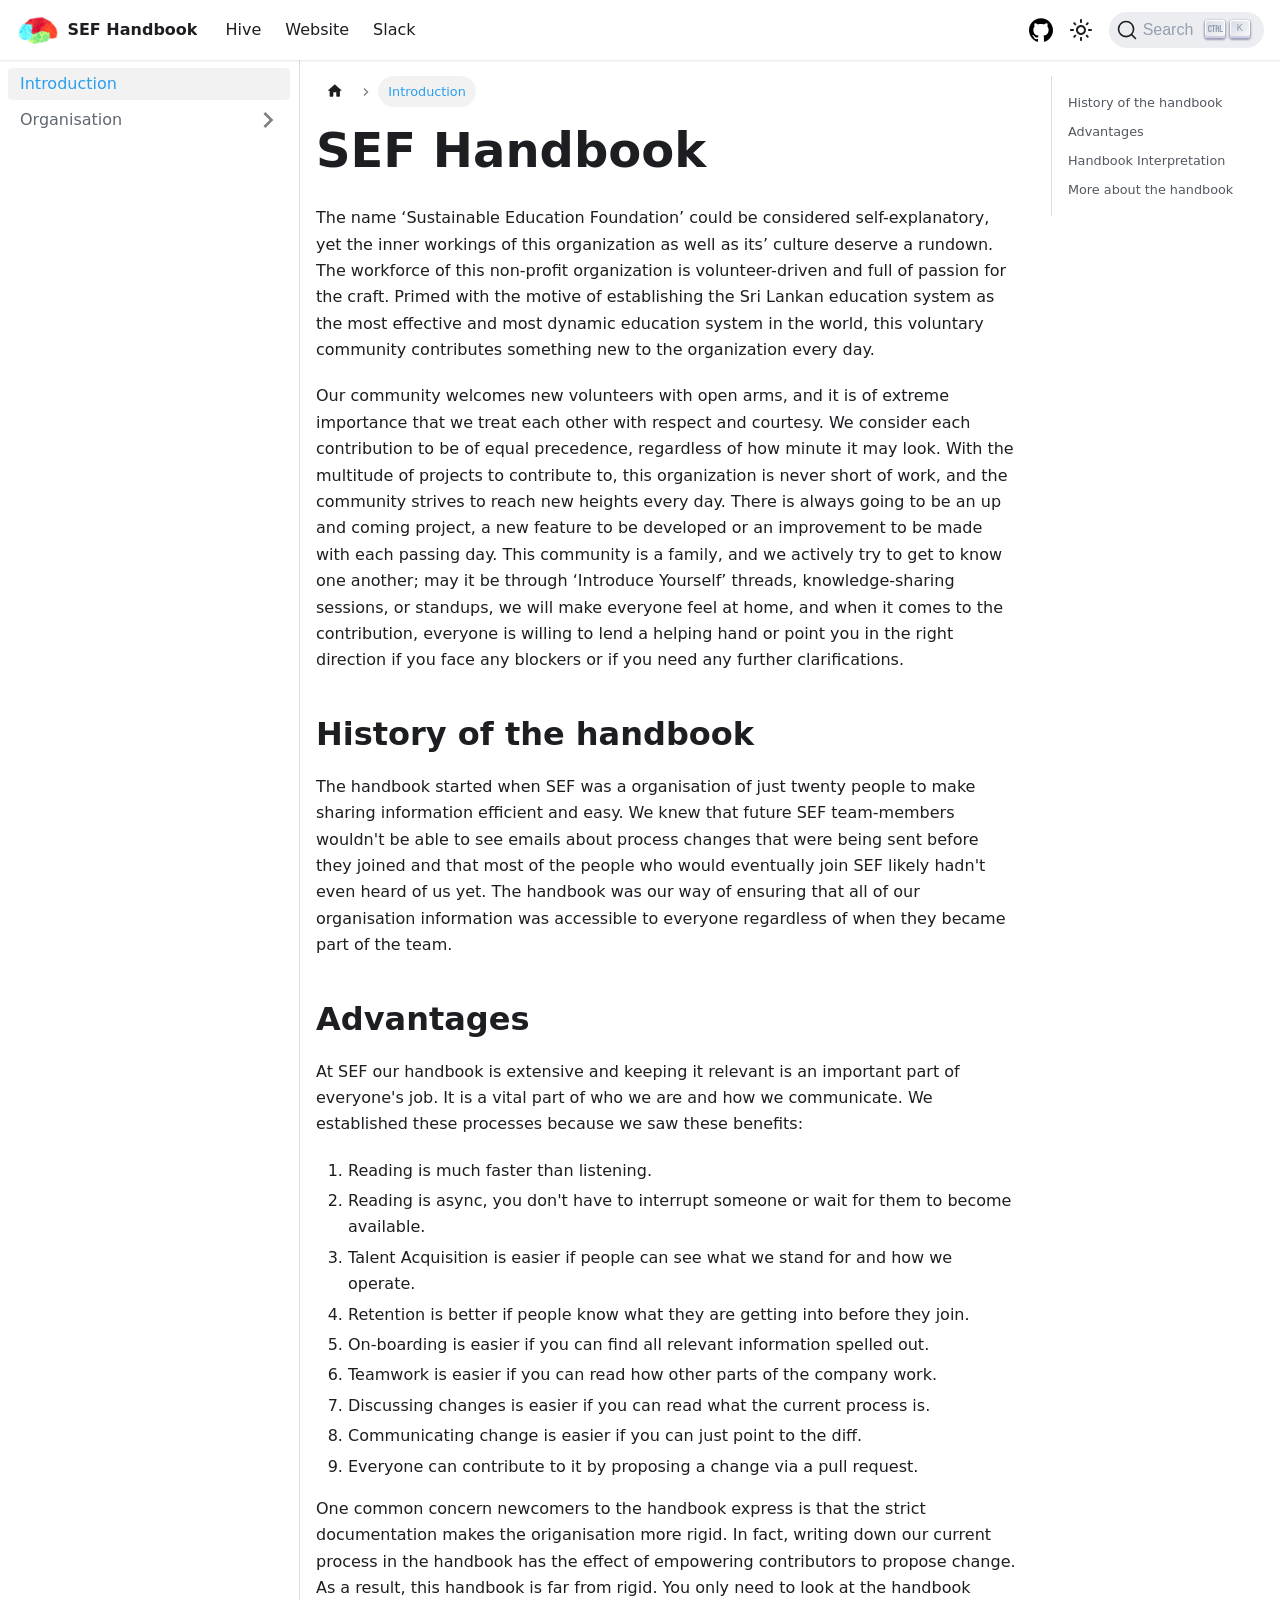
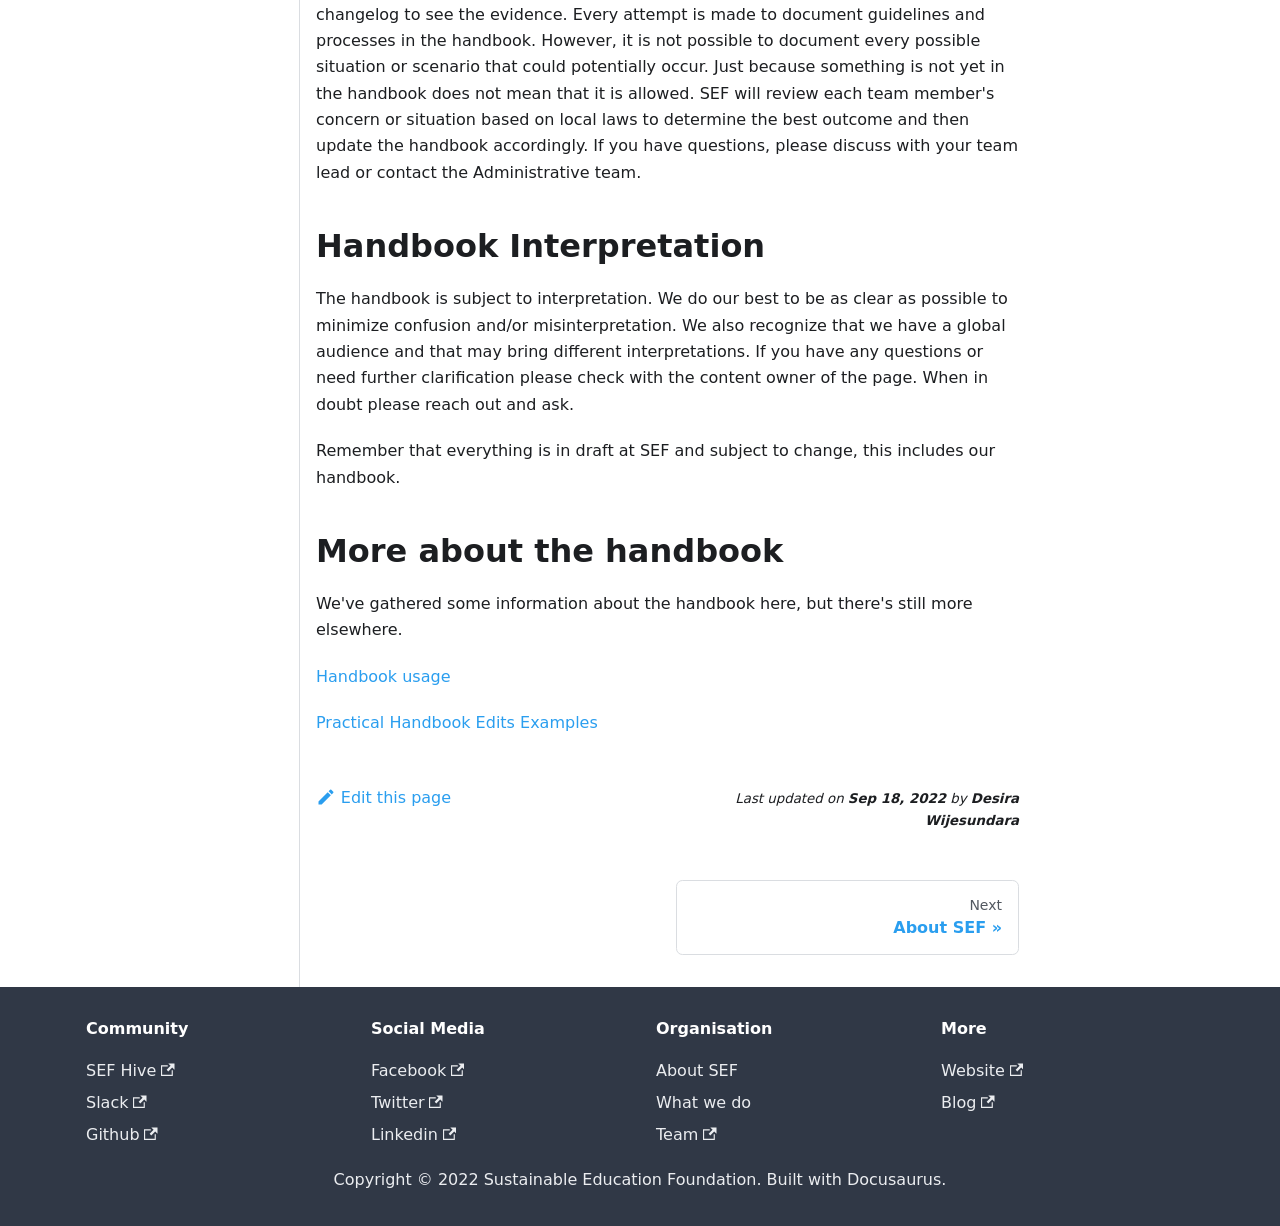
<file: index.html>
<!doctype html>
<html lang="en" dir="ltr" class="docs-wrapper docs-doc-page docs-version-current plugin-docs plugin-id-default docs-doc-id-intro">
<head>
<meta charset="UTF-8">
<meta name="generator" content="Docusaurus v2.1.0">
<title data-rh="true">Introduction | SEF Handbook</title><meta data-rh="true" name="viewport" content="width=device-width,initial-scale=1"><meta data-rh="true" name="twitter:card" content="summary_large_image"><meta data-rh="true" property="og:url" content="https://handbook.sefglobal.org//"><meta data-rh="true" name="docusaurus_locale" content="en"><meta data-rh="true" name="docsearch:language" content="en"><meta data-rh="true" name="docusaurus_version" content="current"><meta data-rh="true" name="docusaurus_tag" content="docs-default-current"><meta data-rh="true" name="docsearch:version" content="current"><meta data-rh="true" name="docsearch:docusaurus_tag" content="docs-default-current"><meta data-rh="true" property="og:title" content="Introduction | SEF Handbook"><meta data-rh="true" name="description" content="The name ‘Sustainable Education Foundation’ could be considered self-explanatory, yet the inner workings of this organization"><meta data-rh="true" property="og:description" content="The name ‘Sustainable Education Foundation’ could be considered self-explanatory, yet the inner workings of this organization"><link data-rh="true" rel="icon" href="/img/favicon.png"><link data-rh="true" rel="canonical" href="https://handbook.sefglobal.org//"><link data-rh="true" rel="alternate" href="https://handbook.sefglobal.org//" hreflang="en"><link data-rh="true" rel="alternate" href="https://handbook.sefglobal.org//" hreflang="x-default"><link data-rh="true" rel="preconnect" href="https://05W0OBLFR3-dsn.algolia.net" crossorigin="anonymous"><script data-rh="true">function maybeInsertBanner(){window.__DOCUSAURUS_INSERT_BASEURL_BANNER&&insertBanner()}function insertBanner(){var n=document.getElementById("docusaurus-base-url-issue-banner-container");if(n){n.innerHTML='\n<div id="docusaurus-base-url-issue-banner" style="border: thick solid red; background-color: rgb(255, 230, 179); margin: 20px; padding: 20px; font-size: 20px;">\n   <p style="font-weight: bold; font-size: 30px;">Your Docusaurus site did not load properly.</p>\n   <p>A very common reason is a wrong site <a href="https://docusaurus.io/docs/docusaurus.config.js/#baseurl" style="font-weight: bold;">baseUrl configuration</a>.</p>\n   <p>Current configured baseUrl = <span style="font-weight: bold; color: red;">/</span>  (default value)</p>\n   <p>We suggest trying baseUrl = <span id="docusaurus-base-url-issue-banner-suggestion-container" style="font-weight: bold; color: green;"></span></p>\n</div>\n';var e=document.getElementById("docusaurus-base-url-issue-banner-suggestion-container"),s=window.location.pathname,r="/"===s.substr(-1)?s:s+"/";e.innerHTML=r}}window.__DOCUSAURUS_INSERT_BASEURL_BANNER=!0,document.addEventListener("DOMContentLoaded",maybeInsertBanner)</script><link rel="search" type="application/opensearchdescription+xml" title="SEF Handbook" href="/opensearch.xml"><link rel="stylesheet" href="/assets/css/styles.d440fd9d.css">
<link rel="preload" href="/assets/js/runtime~main.f16a19a8.js" as="script">
<link rel="preload" href="/assets/js/main.cf2332cf.js" as="script">
</head>
<body class="navigation-with-keyboard">
<script>!function(){function t(t){document.documentElement.setAttribute("data-theme",t)}var e=function(){var t=null;try{t=localStorage.getItem("theme")}catch(t){}return t}();t(null!==e?e:"light")}()</script><div id="__docusaurus">
<div id="docusaurus-base-url-issue-banner-container"></div><div role="region" aria-label="theme.common.skipToMainContent"><a href="#" class="skipToContent_fXgn">Skip to main content</a></div><nav class="navbar navbar--fixed-top"><div class="navbar__inner"><div class="navbar__items"><button aria-label="Navigation bar toggle" class="navbar__toggle clean-btn" type="button" tabindex="0"><svg width="30" height="30" viewBox="0 0 30 30" aria-hidden="true"><path stroke="currentColor" stroke-linecap="round" stroke-miterlimit="10" stroke-width="2" d="M4 7h22M4 15h22M4 23h22"></path></svg></button><a class="navbar__brand" href="/"><div class="navbar__logo"><img src="/img/logo.png" alt="SEF Logo" class="themedImage_ToTc themedImage--light_HNdA"><img src="/img/logo.png" alt="SEF Logo" class="themedImage_ToTc themedImage--dark_i4oU"></div><b class="navbar__title text--truncate">SEF Handbook</b></a><a href="https://sef.discourse.group/" target="_blank" rel="noopener noreferrer" class="navbar__item navbar__link">Hive</a><a href="https://sefglobal.org/" target="_blank" rel="noopener noreferrer" class="navbar__item navbar__link">Website</a><a href="https://join.slack.com/t/sefheadquarters/shared_invite/zt-1ds9bjtli-ry~ggwf2kSJ_j5src89GBQ" target="_blank" rel="noopener noreferrer" class="navbar__item navbar__link">Slack</a></div><div class="navbar__items navbar__items--right"><a href="https://github.com/sef-global" target="_blank" rel="noopener noreferrer" class="navbar__item navbar__link header-github-link" aria-label="GitHub repository"></a><div class="toggle_vylO colorModeToggle_DEke"><button class="clean-btn toggleButton_gllP toggleButtonDisabled_aARS" type="button" disabled="" title="Switch between dark and light mode (currently light mode)" aria-label="Switch between dark and light mode (currently light mode)"><svg viewBox="0 0 24 24" width="24" height="24" class="lightToggleIcon_pyhR"><path fill="currentColor" d="M12,9c1.65,0,3,1.35,3,3s-1.35,3-3,3s-3-1.35-3-3S10.35,9,12,9 M12,7c-2.76,0-5,2.24-5,5s2.24,5,5,5s5-2.24,5-5 S14.76,7,12,7L12,7z M2,13l2,0c0.55,0,1-0.45,1-1s-0.45-1-1-1l-2,0c-0.55,0-1,0.45-1,1S1.45,13,2,13z M20,13l2,0c0.55,0,1-0.45,1-1 s-0.45-1-1-1l-2,0c-0.55,0-1,0.45-1,1S19.45,13,20,13z M11,2v2c0,0.55,0.45,1,1,1s1-0.45,1-1V2c0-0.55-0.45-1-1-1S11,1.45,11,2z M11,20v2c0,0.55,0.45,1,1,1s1-0.45,1-1v-2c0-0.55-0.45-1-1-1C11.45,19,11,19.45,11,20z M5.99,4.58c-0.39-0.39-1.03-0.39-1.41,0 c-0.39,0.39-0.39,1.03,0,1.41l1.06,1.06c0.39,0.39,1.03,0.39,1.41,0s0.39-1.03,0-1.41L5.99,4.58z M18.36,16.95 c-0.39-0.39-1.03-0.39-1.41,0c-0.39,0.39-0.39,1.03,0,1.41l1.06,1.06c0.39,0.39,1.03,0.39,1.41,0c0.39-0.39,0.39-1.03,0-1.41 L18.36,16.95z M19.42,5.99c0.39-0.39,0.39-1.03,0-1.41c-0.39-0.39-1.03-0.39-1.41,0l-1.06,1.06c-0.39,0.39-0.39,1.03,0,1.41 s1.03,0.39,1.41,0L19.42,5.99z M7.05,18.36c0.39-0.39,0.39-1.03,0-1.41c-0.39-0.39-1.03-0.39-1.41,0l-1.06,1.06 c-0.39,0.39-0.39,1.03,0,1.41s1.03,0.39,1.41,0L7.05,18.36z"></path></svg><svg viewBox="0 0 24 24" width="24" height="24" class="darkToggleIcon_wfgR"><path fill="currentColor" d="M9.37,5.51C9.19,6.15,9.1,6.82,9.1,7.5c0,4.08,3.32,7.4,7.4,7.4c0.68,0,1.35-0.09,1.99-0.27C17.45,17.19,14.93,19,12,19 c-3.86,0-7-3.14-7-7C5,9.07,6.81,6.55,9.37,5.51z M12,3c-4.97,0-9,4.03-9,9s4.03,9,9,9s9-4.03,9-9c0-0.46-0.04-0.92-0.1-1.36 c-0.98,1.37-2.58,2.26-4.4,2.26c-2.98,0-5.4-2.42-5.4-5.4c0-1.81,0.89-3.42,2.26-4.4C12.92,3.04,12.46,3,12,3L12,3z"></path></svg></button></div><div class="searchBox_ZlJk"><button type="button" class="DocSearch DocSearch-Button" aria-label="Search"><span class="DocSearch-Button-Container"><svg width="20" height="20" class="DocSearch-Search-Icon" viewBox="0 0 20 20"><path d="M14.386 14.386l4.0877 4.0877-4.0877-4.0877c-2.9418 2.9419-7.7115 2.9419-10.6533 0-2.9419-2.9418-2.9419-7.7115 0-10.6533 2.9418-2.9419 7.7115-2.9419 10.6533 0 2.9419 2.9418 2.9419 7.7115 0 10.6533z" stroke="currentColor" fill="none" fill-rule="evenodd" stroke-linecap="round" stroke-linejoin="round"></path></svg><span class="DocSearch-Button-Placeholder">Search</span></span><span class="DocSearch-Button-Keys"></span></button></div></div></div><div role="presentation" class="navbar-sidebar__backdrop"></div></nav><div class="main-wrapper mainWrapper_z2l0 docsWrapper_BCFX"><button aria-label="Scroll back to top" class="clean-btn theme-back-to-top-button backToTopButton_sjWU" type="button"></button><div class="docPage__5DB"><aside class="theme-doc-sidebar-container docSidebarContainer_b6E3"><div class="sidebar_njMd"><nav class="menu thin-scrollbar menu_SIkG"><ul class="theme-doc-sidebar-menu menu__list"><li class="theme-doc-sidebar-item-link theme-doc-sidebar-item-link-level-1 menu__list-item"><a class="menu__link menu__link--active" aria-current="page" href="/">Introduction</a></li><li class="theme-doc-sidebar-item-category theme-doc-sidebar-item-category-level-1 menu__list-item menu__list-item--collapsed"><div class="menu__list-item-collapsible"><a class="menu__link menu__link--sublist menu__link--sublist-caret" aria-expanded="false" href="/organisation/about">Organisation</a></div></li></ul></nav></div></aside><main class="docMainContainer_gTbr"><div class="container padding-top--md padding-bottom--lg"><div class="row"><div class="col docItemCol_VOVn"><div class="docItemContainer_Djhp"><article><nav class="theme-doc-breadcrumbs breadcrumbsContainer_Z_bl" aria-label="Breadcrumbs"><ul class="breadcrumbs" itemscope="" itemtype="https://schema.org/BreadcrumbList"><li class="breadcrumbs__item"><a aria-label="Home page" class="breadcrumbs__link" href="/"><svg viewBox="0 0 24 24" class="breadcrumbHomeIcon_OVgt"><path d="M10 19v-5h4v5c0 .55.45 1 1 1h3c.55 0 1-.45 1-1v-7h1.7c.46 0 .68-.57.33-.87L12.67 3.6c-.38-.34-.96-.34-1.34 0l-8.36 7.53c-.34.3-.13.87.33.87H5v7c0 .55.45 1 1 1h3c.55 0 1-.45 1-1z" fill="currentColor"></path></svg></a></li><li itemscope="" itemprop="itemListElement" itemtype="https://schema.org/ListItem" class="breadcrumbs__item breadcrumbs__item--active"><span class="breadcrumbs__link" itemprop="name">Introduction</span><meta itemprop="position" content="1"></li></ul></nav><div class="tocCollapsible_ETCw theme-doc-toc-mobile tocMobile_ITEo"><button type="button" class="clean-btn tocCollapsibleButton_TO0P">On this page</button></div><div class="theme-doc-markdown markdown"><h1>SEF Handbook</h1><p>The name ‘Sustainable Education Foundation’ could be considered self-explanatory, yet the inner workings of this organization
as well as its’ culture deserve a rundown. The workforce of this non-profit organization is volunteer-driven and full of
passion for the craft. Primed with the motive of establishing the Sri Lankan education system as the most effective and
most dynamic education system in the world, this voluntary community contributes something new to the organization every day.</p><p>Our community welcomes new volunteers with open arms, and it is of extreme importance that we treat each other with respect
and courtesy. We consider each contribution to be of equal precedence, regardless of how minute it may look. With the multitude
of projects to contribute to, this organization is never short of work, and the community strives to reach new heights every day.
There is always going to be an up and coming project, a new feature to be developed or an improvement to be made with each
passing day. This community is a family, and we actively try to get to know one another; may it be through ‘Introduce Yourself’
threads, knowledge-sharing sessions, or standups, we will make everyone feel at home, and when it comes to the contribution,
everyone is willing to lend a helping hand or point you in the right direction if you face any blockers or if you need any
further clarifications.</p><h2 class="anchor anchorWithStickyNavbar_LWe7" id="history-of-the-handbook">History of the handbook<a class="hash-link" href="#history-of-the-handbook" title="Direct link to heading">​</a></h2><p>The handbook started when SEF was a organisation of just twenty people to make sharing information efficient and easy.
We knew that future SEF team-members wouldn&#x27;t be able to see emails about process changes that were being sent before
they joined and that most of the people who would eventually join SEF likely hadn&#x27;t even heard of us yet. The handbook
was our way of ensuring that all of our organisation information was accessible to everyone regardless of when they
became part of the team.</p><h2 class="anchor anchorWithStickyNavbar_LWe7" id="advantages">Advantages<a class="hash-link" href="#advantages" title="Direct link to heading">​</a></h2><p>At SEF our handbook is extensive and keeping it relevant is an important part of everyone&#x27;s job. It is a vital part of
who we are and how we communicate. We established these processes because we saw these benefits:</p><ol><li>Reading is much faster than listening.</li><li>Reading is async, you don&#x27;t have to interrupt someone or wait for them to become available.</li><li>Talent Acquisition is easier if people can see what we stand for and how we operate.</li><li>Retention is better if people know what they are getting into before they join.</li><li>On-boarding is easier if you can find all relevant information spelled out.</li><li>Teamwork is easier if you can read how other parts of the company work.</li><li>Discussing changes is easier if you can read what the current process is.</li><li>Communicating change is easier if you can just point to the diff.</li><li>Everyone can contribute to it by proposing a change via a pull request.</li></ol><p>One common concern newcomers to the handbook express is that the strict documentation makes the origanisation more
rigid. In fact, writing down our current process in the handbook has the effect of empowering contributors to propose
change. As a result, this handbook is far from rigid. You only need to look at the handbook changelog to see the
evidence. Every attempt is made to document guidelines and processes in the handbook. However, it is not possible to
document every possible situation or scenario that could potentially occur. Just because something is not yet in the
handbook does not mean that it is allowed. SEF will review each team member&#x27;s concern or situation based on local laws
to determine the best outcome and then update the handbook accordingly. If you have questions, please discuss with your
team lead or contact the Administrative team.</p><h2 class="anchor anchorWithStickyNavbar_LWe7" id="handbook-interpretation">Handbook Interpretation<a class="hash-link" href="#handbook-interpretation" title="Direct link to heading">​</a></h2><p>The handbook is subject to interpretation. We do our best to be as clear as possible to minimize confusion and/or
misinterpretation. We also recognize that we have a global audience and that may bring different interpretations. If you
have any questions or need further clarification please check with the content owner of the page. When in doubt please
reach out and ask.</p><p>Remember that everything is in draft at SEF and subject to change, this includes our handbook.</p><h2 class="anchor anchorWithStickyNavbar_LWe7" id="more-about-the-handbook">More about the handbook<a class="hash-link" href="#more-about-the-handbook" title="Direct link to heading">​</a></h2><p>We&#x27;ve gathered some information about the handbook here, but there&#x27;s still more elsewhere.</p><p><a href="/organisation/handbook/usage/">Handbook usage</a></p><p><a href="/organisation/handbook/practical-handbook-edits/">Practical Handbook Edits Examples</a></p></div><footer class="theme-doc-footer docusaurus-mt-lg"><div class="theme-doc-footer-edit-meta-row row"><div class="col"><a href="https://github.com/sef-global/sef-handbook/edit/main/docs/intro.md" target="_blank" rel="noreferrer noopener" class="theme-edit-this-page"><svg fill="currentColor" height="20" width="20" viewBox="0 0 40 40" class="iconEdit_Z9Sw" aria-hidden="true"><g><path d="m34.5 11.7l-3 3.1-6.3-6.3 3.1-3q0.5-0.5 1.2-0.5t1.1 0.5l3.9 3.9q0.5 0.4 0.5 1.1t-0.5 1.2z m-29.5 17.1l18.4-18.5 6.3 6.3-18.4 18.4h-6.3v-6.2z"></path></g></svg>Edit this page</a></div><div class="col lastUpdated_vwxv"><span class="theme-last-updated">Last updated<!-- --> on <b><time datetime="2022-09-18T06:22:41.000Z">Sep 18, 2022</time></b> by <b>Desira Wijesundara</b></span></div></div></footer></article><nav class="pagination-nav docusaurus-mt-lg" aria-label="Docs pages navigation"><a class="pagination-nav__link pagination-nav__link--next" href="/organisation/about"><div class="pagination-nav__sublabel">Next</div><div class="pagination-nav__label">About SEF</div></a></nav></div></div><div class="col col--3"><div class="tableOfContents_bqdL thin-scrollbar theme-doc-toc-desktop"><ul class="table-of-contents table-of-contents__left-border"><li><a href="#history-of-the-handbook" class="table-of-contents__link toc-highlight">History of the handbook</a></li><li><a href="#advantages" class="table-of-contents__link toc-highlight">Advantages</a></li><li><a href="#handbook-interpretation" class="table-of-contents__link toc-highlight">Handbook Interpretation</a></li><li><a href="#more-about-the-handbook" class="table-of-contents__link toc-highlight">More about the handbook</a></li></ul></div></div></div></div></main></div></div><footer class="footer footer--dark"><div class="container container-fluid"><div class="row footer__links"><div class="col footer__col"><div class="footer__title">Community</div><ul class="footer__items clean-list"><li class="footer__item"><a href="https://sef.discourse.group" target="_blank" rel="noopener noreferrer" class="footer__link-item">SEF Hive<svg width="13.5" height="13.5" aria-hidden="true" viewBox="0 0 24 24" class="iconExternalLink_nPIU"><path fill="currentColor" d="M21 13v10h-21v-19h12v2h-10v15h17v-8h2zm3-12h-10.988l4.035 4-6.977 7.07 2.828 2.828 6.977-7.07 4.125 4.172v-11z"></path></svg></a></li><li class="footer__item"><a href="https://sefheadquarters.slack.com" target="_blank" rel="noopener noreferrer" class="footer__link-item">Slack<svg width="13.5" height="13.5" aria-hidden="true" viewBox="0 0 24 24" class="iconExternalLink_nPIU"><path fill="currentColor" d="M21 13v10h-21v-19h12v2h-10v15h17v-8h2zm3-12h-10.988l4.035 4-6.977 7.07 2.828 2.828 6.977-7.07 4.125 4.172v-11z"></path></svg></a></li><li class="footer__item"><a href="https://github.com/sef-global" target="_blank" rel="noopener noreferrer" class="footer__link-item">Github<svg width="13.5" height="13.5" aria-hidden="true" viewBox="0 0 24 24" class="iconExternalLink_nPIU"><path fill="currentColor" d="M21 13v10h-21v-19h12v2h-10v15h17v-8h2zm3-12h-10.988l4.035 4-6.977 7.07 2.828 2.828 6.977-7.07 4.125 4.172v-11z"></path></svg></a></li></ul></div><div class="col footer__col"><div class="footer__title">Social Media</div><ul class="footer__items clean-list"><li class="footer__item"><a href="https://facebook.com/sustainableeducationfoundation" target="_blank" rel="noopener noreferrer" class="footer__link-item">Facebook<svg width="13.5" height="13.5" aria-hidden="true" viewBox="0 0 24 24" class="iconExternalLink_nPIU"><path fill="currentColor" d="M21 13v10h-21v-19h12v2h-10v15h17v-8h2zm3-12h-10.988l4.035 4-6.977 7.07 2.828 2.828 6.977-7.07 4.125 4.172v-11z"></path></svg></a></li><li class="footer__item"><a href="https://twitter.com/goasksef" target="_blank" rel="noopener noreferrer" class="footer__link-item">Twitter<svg width="13.5" height="13.5" aria-hidden="true" viewBox="0 0 24 24" class="iconExternalLink_nPIU"><path fill="currentColor" d="M21 13v10h-21v-19h12v2h-10v15h17v-8h2zm3-12h-10.988l4.035 4-6.977 7.07 2.828 2.828 6.977-7.07 4.125 4.172v-11z"></path></svg></a></li><li class="footer__item"><a href="https://lk.linkedin.com/company/sefglobal" target="_blank" rel="noopener noreferrer" class="footer__link-item">Linkedin<svg width="13.5" height="13.5" aria-hidden="true" viewBox="0 0 24 24" class="iconExternalLink_nPIU"><path fill="currentColor" d="M21 13v10h-21v-19h12v2h-10v15h17v-8h2zm3-12h-10.988l4.035 4-6.977 7.07 2.828 2.828 6.977-7.07 4.125 4.172v-11z"></path></svg></a></li></ul></div><div class="col footer__col"><div class="footer__title">Organisation</div><ul class="footer__items clean-list"><li class="footer__item"><a class="footer__link-item" href="/organisation/about">About SEF</a></li><li class="footer__item"><a class="footer__link-item" href="/organisation/what-we-do">What we do</a></li><li class="footer__item"><a href="https://sefglobal.org/team.html" target="_blank" rel="noopener noreferrer" class="footer__link-item">Team<svg width="13.5" height="13.5" aria-hidden="true" viewBox="0 0 24 24" class="iconExternalLink_nPIU"><path fill="currentColor" d="M21 13v10h-21v-19h12v2h-10v15h17v-8h2zm3-12h-10.988l4.035 4-6.977 7.07 2.828 2.828 6.977-7.07 4.125 4.172v-11z"></path></svg></a></li></ul></div><div class="col footer__col"><div class="footer__title">More</div><ul class="footer__items clean-list"><li class="footer__item"><a href="https://sefglobal.org/" target="_blank" rel="noopener noreferrer" class="footer__link-item">Website<svg width="13.5" height="13.5" aria-hidden="true" viewBox="0 0 24 24" class="iconExternalLink_nPIU"><path fill="currentColor" d="M21 13v10h-21v-19h12v2h-10v15h17v-8h2zm3-12h-10.988l4.035 4-6.977 7.07 2.828 2.828 6.977-7.07 4.125 4.172v-11z"></path></svg></a></li><li class="footer__item"><a href="https://sefglobal.medium.com/" target="_blank" rel="noopener noreferrer" class="footer__link-item">Blog<svg width="13.5" height="13.5" aria-hidden="true" viewBox="0 0 24 24" class="iconExternalLink_nPIU"><path fill="currentColor" d="M21 13v10h-21v-19h12v2h-10v15h17v-8h2zm3-12h-10.988l4.035 4-6.977 7.07 2.828 2.828 6.977-7.07 4.125 4.172v-11z"></path></svg></a></li></ul></div></div><div class="footer__bottom text--center"><div class="footer__copyright">Copyright © 2022 Sustainable Education Foundation. Built with Docusaurus.</div></div></div></footer></div>
<script src="/assets/js/runtime~main.f16a19a8.js"></script>
<script src="/assets/js/main.cf2332cf.js"></script>
</body>
</html>
</file>
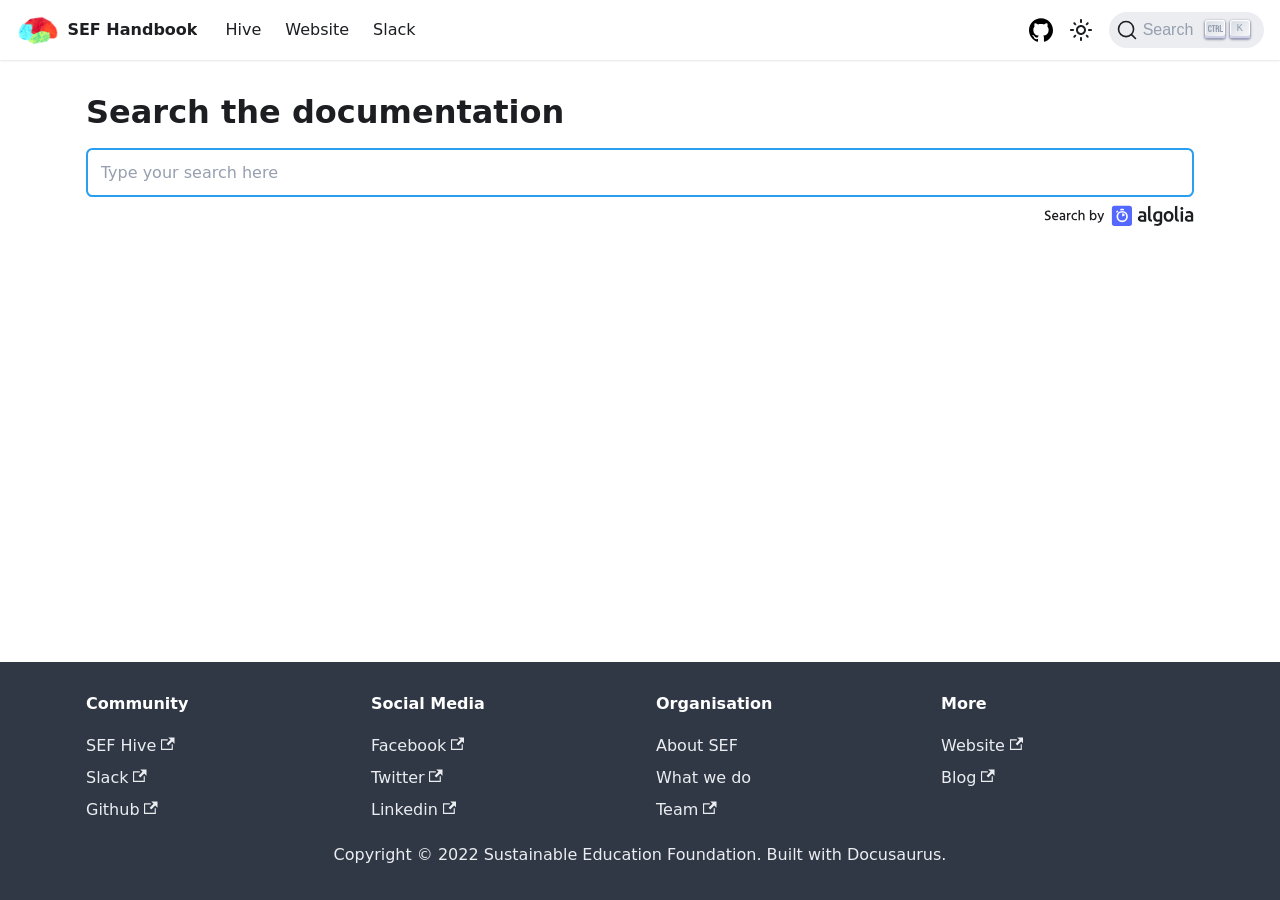
<file: search/index.html>
<!doctype html>
<html lang="en" dir="ltr" class="search-page-wrapper plugin-search-algolia plugin-id-default">
<head>
<meta charset="UTF-8">
<meta name="generator" content="Docusaurus v2.1.0">
<title data-rh="true">Search the documentation | SEF Handbook</title><meta data-rh="true" property="og:title" content="SEF Handbook"><meta data-rh="true" name="viewport" content="width=device-width,initial-scale=1"><meta data-rh="true" name="twitter:card" content="summary_large_image"><meta data-rh="true" property="og:url" content="https://handbook.sefglobal.org//search"><meta data-rh="true" name="docusaurus_locale" content="en"><meta data-rh="true" name="docusaurus_tag" content="default"><meta data-rh="true" name="docsearch:language" content="en"><meta data-rh="true" name="docsearch:docusaurus_tag" content="default"><meta data-rh="true" property="robots" content="noindex, follow"><link data-rh="true" rel="icon" href="/img/favicon.png"><link data-rh="true" rel="canonical" href="https://handbook.sefglobal.org//search"><link data-rh="true" rel="alternate" href="https://handbook.sefglobal.org//search" hreflang="en"><link data-rh="true" rel="alternate" href="https://handbook.sefglobal.org//search" hreflang="x-default"><link data-rh="true" rel="preconnect" href="https://05W0OBLFR3-dsn.algolia.net" crossorigin="anonymous"><link rel="search" type="application/opensearchdescription+xml" title="SEF Handbook" href="/opensearch.xml"><link rel="stylesheet" href="/assets/css/styles.d440fd9d.css">
<link rel="preload" href="/assets/js/runtime~main.f16a19a8.js" as="script">
<link rel="preload" href="/assets/js/main.cf2332cf.js" as="script">
</head>
<body class="navigation-with-keyboard">
<script>!function(){function t(t){document.documentElement.setAttribute("data-theme",t)}var e=function(){var t=null;try{t=localStorage.getItem("theme")}catch(t){}return t}();t(null!==e?e:"light")}()</script><div id="__docusaurus">
<div role="region" aria-label="theme.common.skipToMainContent"><a href="#" class="skipToContent_fXgn">Skip to main content</a></div><nav class="navbar navbar--fixed-top"><div class="navbar__inner"><div class="navbar__items"><button aria-label="Navigation bar toggle" class="navbar__toggle clean-btn" type="button" tabindex="0"><svg width="30" height="30" viewBox="0 0 30 30" aria-hidden="true"><path stroke="currentColor" stroke-linecap="round" stroke-miterlimit="10" stroke-width="2" d="M4 7h22M4 15h22M4 23h22"></path></svg></button><a class="navbar__brand" href="/"><div class="navbar__logo"><img src="/img/logo.png" alt="SEF Logo" class="themedImage_ToTc themedImage--light_HNdA"><img src="/img/logo.png" alt="SEF Logo" class="themedImage_ToTc themedImage--dark_i4oU"></div><b class="navbar__title text--truncate">SEF Handbook</b></a><a href="https://sef.discourse.group/" target="_blank" rel="noopener noreferrer" class="navbar__item navbar__link">Hive</a><a href="https://sefglobal.org/" target="_blank" rel="noopener noreferrer" class="navbar__item navbar__link">Website</a><a href="https://join.slack.com/t/sefheadquarters/shared_invite/zt-1ds9bjtli-ry~ggwf2kSJ_j5src89GBQ" target="_blank" rel="noopener noreferrer" class="navbar__item navbar__link">Slack</a></div><div class="navbar__items navbar__items--right"><a href="https://github.com/sef-global" target="_blank" rel="noopener noreferrer" class="navbar__item navbar__link header-github-link" aria-label="GitHub repository"></a><div class="toggle_vylO colorModeToggle_DEke"><button class="clean-btn toggleButton_gllP toggleButtonDisabled_aARS" type="button" disabled="" title="Switch between dark and light mode (currently light mode)" aria-label="Switch between dark and light mode (currently light mode)"><svg viewBox="0 0 24 24" width="24" height="24" class="lightToggleIcon_pyhR"><path fill="currentColor" d="M12,9c1.65,0,3,1.35,3,3s-1.35,3-3,3s-3-1.35-3-3S10.35,9,12,9 M12,7c-2.76,0-5,2.24-5,5s2.24,5,5,5s5-2.24,5-5 S14.76,7,12,7L12,7z M2,13l2,0c0.55,0,1-0.45,1-1s-0.45-1-1-1l-2,0c-0.55,0-1,0.45-1,1S1.45,13,2,13z M20,13l2,0c0.55,0,1-0.45,1-1 s-0.45-1-1-1l-2,0c-0.55,0-1,0.45-1,1S19.45,13,20,13z M11,2v2c0,0.55,0.45,1,1,1s1-0.45,1-1V2c0-0.55-0.45-1-1-1S11,1.45,11,2z M11,20v2c0,0.55,0.45,1,1,1s1-0.45,1-1v-2c0-0.55-0.45-1-1-1C11.45,19,11,19.45,11,20z M5.99,4.58c-0.39-0.39-1.03-0.39-1.41,0 c-0.39,0.39-0.39,1.03,0,1.41l1.06,1.06c0.39,0.39,1.03,0.39,1.41,0s0.39-1.03,0-1.41L5.99,4.58z M18.36,16.95 c-0.39-0.39-1.03-0.39-1.41,0c-0.39,0.39-0.39,1.03,0,1.41l1.06,1.06c0.39,0.39,1.03,0.39,1.41,0c0.39-0.39,0.39-1.03,0-1.41 L18.36,16.95z M19.42,5.99c0.39-0.39,0.39-1.03,0-1.41c-0.39-0.39-1.03-0.39-1.41,0l-1.06,1.06c-0.39,0.39-0.39,1.03,0,1.41 s1.03,0.39,1.41,0L19.42,5.99z M7.05,18.36c0.39-0.39,0.39-1.03,0-1.41c-0.39-0.39-1.03-0.39-1.41,0l-1.06,1.06 c-0.39,0.39-0.39,1.03,0,1.41s1.03,0.39,1.41,0L7.05,18.36z"></path></svg><svg viewBox="0 0 24 24" width="24" height="24" class="darkToggleIcon_wfgR"><path fill="currentColor" d="M9.37,5.51C9.19,6.15,9.1,6.82,9.1,7.5c0,4.08,3.32,7.4,7.4,7.4c0.68,0,1.35-0.09,1.99-0.27C17.45,17.19,14.93,19,12,19 c-3.86,0-7-3.14-7-7C5,9.07,6.81,6.55,9.37,5.51z M12,3c-4.97,0-9,4.03-9,9s4.03,9,9,9s9-4.03,9-9c0-0.46-0.04-0.92-0.1-1.36 c-0.98,1.37-2.58,2.26-4.4,2.26c-2.98,0-5.4-2.42-5.4-5.4c0-1.81,0.89-3.42,2.26-4.4C12.92,3.04,12.46,3,12,3L12,3z"></path></svg></button></div><div class="searchBox_ZlJk"><button type="button" class="DocSearch DocSearch-Button" aria-label="Search"><span class="DocSearch-Button-Container"><svg width="20" height="20" class="DocSearch-Search-Icon" viewBox="0 0 20 20"><path d="M14.386 14.386l4.0877 4.0877-4.0877-4.0877c-2.9418 2.9419-7.7115 2.9419-10.6533 0-2.9419-2.9418-2.9419-7.7115 0-10.6533 2.9418-2.9419 7.7115-2.9419 10.6533 0 2.9419 2.9418 2.9419 7.7115 0 10.6533z" stroke="currentColor" fill="none" fill-rule="evenodd" stroke-linecap="round" stroke-linejoin="round"></path></svg><span class="DocSearch-Button-Placeholder">Search</span></span><span class="DocSearch-Button-Keys"></span></button></div></div></div><div role="presentation" class="navbar-sidebar__backdrop"></div></nav><div class="main-wrapper mainWrapper_z2l0"><div class="container margin-vert--lg"><h1>Search the documentation</h1><form class="row"><div class="col searchQueryColumn_RTkw col--12"><input type="search" name="q" class="searchQueryInput_u2C7" placeholder="Type your search here" aria-label="Search" autocomplete="off" autofocus=""></div></form><div class="row"><div class="col col--8 searchResultsColumn_JPFH"></div><div class="col col--4 text--right searchLogoColumn_rJIA"><a target="_blank" rel="noopener noreferrer" href="https://www.algolia.com/" aria-label="Search by Algolia"><svg viewBox="0 0 168 24" class="algoliaLogo_rT1R"><g fill="none"><path class="algoliaLogoPathFill_WdUC" d="M120.925 18.804c-4.386.02-4.386-3.54-4.386-4.106l-.007-13.336 2.675-.424v13.254c0 .322 0 2.358 1.718 2.364v2.248zm-10.846-2.18c.821 0 1.43-.047 1.855-.129v-2.719a6.334 6.334 0 0 0-1.574-.199 5.7 5.7 0 0 0-.897.069 2.699 2.699 0 0 0-.814.24c-.24.116-.439.28-.582.491-.15.212-.219.335-.219.656 0 .628.219.991.616 1.23s.938.362 1.615.362zm-.233-9.7c.883 0 1.629.109 2.231.328.602.218 1.088.525 1.444.915.363.396.609.922.76 1.483.157.56.232 1.175.232 1.85v6.874a32.5 32.5 0 0 1-1.868.314c-.834.123-1.772.185-2.813.185-.69 0-1.327-.069-1.895-.198a4.001 4.001 0 0 1-1.471-.636 3.085 3.085 0 0 1-.951-1.134c-.226-.465-.343-1.12-.343-1.803 0-.656.13-1.073.384-1.525a3.24 3.24 0 0 1 1.047-1.106c.445-.287.95-.492 1.532-.615a8.8 8.8 0 0 1 1.82-.185 8.404 8.404 0 0 1 1.972.24v-.438c0-.307-.035-.6-.11-.874a1.88 1.88 0 0 0-.384-.73 1.784 1.784 0 0 0-.724-.493 3.164 3.164 0 0 0-1.143-.205c-.616 0-1.177.075-1.69.164a7.735 7.735 0 0 0-1.26.307l-.321-2.192c.335-.117.834-.233 1.478-.349a10.98 10.98 0 0 1 2.073-.178zm52.842 9.626c.822 0 1.43-.048 1.854-.13V13.7a6.347 6.347 0 0 0-1.574-.199c-.294 0-.595.021-.896.069a2.7 2.7 0 0 0-.814.24 1.46 1.46 0 0 0-.582.491c-.15.212-.218.335-.218.656 0 .628.218.991.615 1.23.404.245.938.362 1.615.362zm-.226-9.694c.883 0 1.629.108 2.231.327.602.219 1.088.526 1.444.915.355.39.609.923.759 1.483a6.8 6.8 0 0 1 .233 1.852v6.873c-.41.088-1.034.19-1.868.314-.834.123-1.772.184-2.813.184-.69 0-1.327-.068-1.895-.198a4.001 4.001 0 0 1-1.471-.635 3.085 3.085 0 0 1-.951-1.134c-.226-.465-.343-1.12-.343-1.804 0-.656.13-1.073.384-1.524.26-.45.608-.82 1.047-1.107.445-.286.95-.491 1.532-.614a8.803 8.803 0 0 1 2.751-.13c.329.034.671.096 1.04.185v-.437a3.3 3.3 0 0 0-.109-.875 1.873 1.873 0 0 0-.384-.731 1.784 1.784 0 0 0-.724-.492 3.165 3.165 0 0 0-1.143-.205c-.616 0-1.177.075-1.69.164a7.75 7.75 0 0 0-1.26.307l-.321-2.193c.335-.116.834-.232 1.478-.348a11.633 11.633 0 0 1 2.073-.177zm-8.034-1.271a1.626 1.626 0 0 1-1.628-1.62c0-.895.725-1.62 1.628-1.62.904 0 1.63.725 1.63 1.62 0 .895-.733 1.62-1.63 1.62zm1.348 13.22h-2.689V7.27l2.69-.423v11.956zm-4.714 0c-4.386.02-4.386-3.54-4.386-4.107l-.008-13.336 2.676-.424v13.254c0 .322 0 2.358 1.718 2.364v2.248zm-8.698-5.903c0-1.156-.253-2.119-.746-2.788-.493-.677-1.183-1.01-2.067-1.01-.882 0-1.574.333-2.065 1.01-.493.676-.733 1.632-.733 2.788 0 1.168.246 1.953.74 2.63.492.683 1.183 1.018 2.066 1.018.882 0 1.574-.342 2.067-1.019.492-.683.738-1.46.738-2.63zm2.737-.007c0 .902-.13 1.584-.397 2.33a5.52 5.52 0 0 1-1.128 1.906 4.986 4.986 0 0 1-1.752 1.223c-.685.286-1.739.45-2.265.45-.528-.006-1.574-.157-2.252-.45a5.096 5.096 0 0 1-1.744-1.223c-.487-.527-.863-1.162-1.137-1.906a6.345 6.345 0 0 1-.41-2.33c0-.902.123-1.77.397-2.508a5.554 5.554 0 0 1 1.15-1.892 5.133 5.133 0 0 1 1.75-1.216c.679-.287 1.425-.423 2.232-.423.808 0 1.553.142 2.237.423a4.88 4.88 0 0 1 1.753 1.216 5.644 5.644 0 0 1 1.135 1.892c.287.738.431 1.606.431 2.508zm-20.138 0c0 1.12.246 2.363.738 2.882.493.52 1.13.78 1.91.78.424 0 .828-.062 1.204-.178.377-.116.677-.253.917-.417V9.33a10.476 10.476 0 0 0-1.766-.226c-.971-.028-1.71.37-2.23 1.004-.513.636-.773 1.75-.773 2.788zm7.438 5.274c0 1.824-.466 3.156-1.404 4.004-.936.846-2.367 1.27-4.296 1.27-.705 0-2.17-.137-3.34-.396l.431-2.118c.98.205 2.272.26 2.95.26 1.074 0 1.84-.219 2.299-.656.459-.437.684-1.086.684-1.948v-.437a8.07 8.07 0 0 1-1.047.397c-.43.13-.93.198-1.492.198-.739 0-1.41-.116-2.018-.349a4.206 4.206 0 0 1-1.567-1.025c-.431-.45-.774-1.017-1.013-1.694-.24-.677-.363-1.885-.363-2.773 0-.834.13-1.88.384-2.577.26-.696.629-1.298 1.129-1.796.493-.498 1.095-.881 1.8-1.162a6.605 6.605 0 0 1 2.428-.457c.87 0 1.67.109 2.45.24.78.129 1.444.265 1.985.415V18.17zM6.972 6.677v1.627c-.712-.446-1.52-.67-2.425-.67-.585 0-1.045.13-1.38.391a1.24 1.24 0 0 0-.502 1.03c0 .425.164.765.494 1.02.33.256.835.532 1.516.83.447.192.795.356 1.045.495.25.138.537.332.862.582.324.25.563.548.718.894.154.345.23.741.23 1.188 0 .947-.334 1.691-1.004 2.234-.67.542-1.537.814-2.601.814-1.18 0-2.16-.229-2.936-.686v-1.708c.84.628 1.814.942 2.92.942.585 0 1.048-.136 1.388-.407.34-.271.51-.646.51-1.125 0-.287-.1-.55-.302-.79-.203-.24-.42-.42-.655-.542-.234-.123-.585-.29-1.053-.503a61.27 61.27 0 0 1-.582-.271 13.67 13.67 0 0 1-.55-.287 4.275 4.275 0 0 1-.567-.351 6.92 6.92 0 0 1-.455-.4c-.18-.17-.31-.34-.39-.51-.08-.17-.155-.37-.224-.598a2.553 2.553 0 0 1-.104-.742c0-.915.333-1.638.998-2.17.664-.532 1.523-.798 2.576-.798.968 0 1.793.17 2.473.51zm7.468 5.696v-.287c-.022-.607-.187-1.088-.495-1.444-.309-.357-.75-.535-1.324-.535-.532 0-.99.194-1.373.583-.382.388-.622.949-.717 1.683h3.909zm1.005 2.792v1.404c-.596.34-1.383.51-2.362.51-1.255 0-2.255-.377-3-1.132-.744-.755-1.116-1.744-1.116-2.968 0-1.297.34-2.316 1.021-3.055.68-.74 1.548-1.11 2.6-1.11 1.033 0 1.852.323 2.458.966.606.644.91 1.572.91 2.784 0 .33-.033.676-.096 1.038h-5.314c.107.702.405 1.239.894 1.611.49.372 1.106.558 1.85.558.862 0 1.58-.202 2.155-.606zm6.605-1.77h-1.212c-.596 0-1.045.116-1.349.35-.303.234-.454.532-.454.894 0 .372.117.664.35.877.235.213.575.32 1.022.32.51 0 .912-.142 1.204-.424.293-.281.44-.651.44-1.108v-.91zm-4.068-2.554V9.325c.627-.361 1.457-.542 2.489-.542 2.116 0 3.175 1.026 3.175 3.08V17h-1.548v-.957c-.415.68-1.143 1.02-2.186 1.02-.766 0-1.38-.22-1.843-.661-.462-.442-.694-1.003-.694-1.684 0-.776.293-1.38.878-1.81.585-.431 1.404-.647 2.457-.647h1.34V11.8c0-.554-.133-.971-.399-1.253-.266-.282-.707-.423-1.324-.423a4.07 4.07 0 0 0-2.345.718zm9.333-1.93v1.42c.394-1 1.101-1.5 2.123-1.5.148 0 .313.016.494.048v1.531a1.885 1.885 0 0 0-.75-.143c-.542 0-.989.24-1.34.718-.351.479-.527 1.048-.527 1.707V17h-1.563V8.91h1.563zm5.01 4.084c.022.82.272 1.492.75 2.019.479.526 1.15.79 2.01.79.639 0 1.235-.176 1.788-.527v1.404c-.521.319-1.186.479-1.995.479-1.265 0-2.276-.4-3.031-1.197-.755-.798-1.133-1.792-1.133-2.984 0-1.16.38-2.151 1.14-2.975.761-.825 1.79-1.237 3.088-1.237.702 0 1.346.149 1.93.447v1.436a3.242 3.242 0 0 0-1.77-.495c-.84 0-1.513.266-2.019.798-.505.532-.758 1.213-.758 2.042zM40.24 5.72v4.579c.458-1 1.293-1.5 2.505-1.5.787 0 1.42.245 1.899.734.479.49.718 1.17.718 2.042V17h-1.564v-5.106c0-.553-.14-.98-.422-1.284-.282-.303-.652-.455-1.11-.455-.531 0-1.002.202-1.411.606-.41.405-.615 1.022-.615 1.851V17h-1.563V5.72h1.563zm14.966 10.02c.596 0 1.096-.253 1.5-.758.404-.506.606-1.157.606-1.955 0-.915-.202-1.62-.606-2.114-.404-.495-.92-.742-1.548-.742-.553 0-1.05.224-1.491.67-.442.447-.662 1.133-.662 2.058 0 .958.212 1.67.638 2.138.425.469.946.703 1.563.703zM53.004 5.72v4.42c.574-.894 1.388-1.341 2.44-1.341 1.022 0 1.857.383 2.506 1.149.649.766.973 1.781.973 3.047 0 1.138-.309 2.109-.925 2.912-.617.803-1.463 1.205-2.537 1.205-1.075 0-1.894-.447-2.457-1.34V17h-1.58V5.72h1.58zm9.908 11.104l-3.223-7.913h1.739l1.005 2.632 1.26 3.415c.096-.32.48-1.458 1.15-3.415l.909-2.632h1.66l-2.92 7.866c-.777 2.074-1.963 3.11-3.559 3.11a2.92 2.92 0 0 1-.734-.079v-1.34c.17.042.351.064.543.064 1.032 0 1.755-.57 2.17-1.708z"></path><path fill="#5468FF" d="M78.988.938h16.594a2.968 2.968 0 0 1 2.966 2.966V20.5a2.967 2.967 0 0 1-2.966 2.964H78.988a2.967 2.967 0 0 1-2.966-2.964V3.897A2.961 2.961 0 0 1 78.988.938z"></path><path fill="white" d="M89.632 5.967v-.772a.978.978 0 0 0-.978-.977h-2.28a.978.978 0 0 0-.978.977v.793c0 .088.082.15.171.13a7.127 7.127 0 0 1 1.984-.28c.65 0 1.295.088 1.917.259.082.02.164-.04.164-.13m-6.248 1.01l-.39-.389a.977.977 0 0 0-1.382 0l-.465.465a.973.973 0 0 0 0 1.38l.383.383c.062.061.15.047.205-.014.226-.307.472-.601.746-.874.281-.28.568-.526.883-.751.068-.042.075-.137.02-.2m4.16 2.453v3.341c0 .096.104.165.192.117l2.97-1.537c.068-.034.089-.117.055-.184a3.695 3.695 0 0 0-3.08-1.866c-.068 0-.136.054-.136.13m0 8.048a4.489 4.489 0 0 1-4.49-4.482 4.488 4.488 0 0 1 4.49-4.482 4.488 4.488 0 0 1 4.489 4.482 4.484 4.484 0 0 1-4.49 4.482m0-10.85a6.363 6.363 0 1 0 0 12.729 6.37 6.37 0 0 0 6.372-6.368 6.358 6.358 0 0 0-6.371-6.36"></path></g></svg></a></div></div></div></div><footer class="footer footer--dark"><div class="container container-fluid"><div class="row footer__links"><div class="col footer__col"><div class="footer__title">Community</div><ul class="footer__items clean-list"><li class="footer__item"><a href="https://sef.discourse.group" target="_blank" rel="noopener noreferrer" class="footer__link-item">SEF Hive<svg width="13.5" height="13.5" aria-hidden="true" viewBox="0 0 24 24" class="iconExternalLink_nPIU"><path fill="currentColor" d="M21 13v10h-21v-19h12v2h-10v15h17v-8h2zm3-12h-10.988l4.035 4-6.977 7.07 2.828 2.828 6.977-7.07 4.125 4.172v-11z"></path></svg></a></li><li class="footer__item"><a href="https://sefheadquarters.slack.com" target="_blank" rel="noopener noreferrer" class="footer__link-item">Slack<svg width="13.5" height="13.5" aria-hidden="true" viewBox="0 0 24 24" class="iconExternalLink_nPIU"><path fill="currentColor" d="M21 13v10h-21v-19h12v2h-10v15h17v-8h2zm3-12h-10.988l4.035 4-6.977 7.07 2.828 2.828 6.977-7.07 4.125 4.172v-11z"></path></svg></a></li><li class="footer__item"><a href="https://github.com/sef-global" target="_blank" rel="noopener noreferrer" class="footer__link-item">Github<svg width="13.5" height="13.5" aria-hidden="true" viewBox="0 0 24 24" class="iconExternalLink_nPIU"><path fill="currentColor" d="M21 13v10h-21v-19h12v2h-10v15h17v-8h2zm3-12h-10.988l4.035 4-6.977 7.07 2.828 2.828 6.977-7.07 4.125 4.172v-11z"></path></svg></a></li></ul></div><div class="col footer__col"><div class="footer__title">Social Media</div><ul class="footer__items clean-list"><li class="footer__item"><a href="https://facebook.com/sustainableeducationfoundation" target="_blank" rel="noopener noreferrer" class="footer__link-item">Facebook<svg width="13.5" height="13.5" aria-hidden="true" viewBox="0 0 24 24" class="iconExternalLink_nPIU"><path fill="currentColor" d="M21 13v10h-21v-19h12v2h-10v15h17v-8h2zm3-12h-10.988l4.035 4-6.977 7.07 2.828 2.828 6.977-7.07 4.125 4.172v-11z"></path></svg></a></li><li class="footer__item"><a href="https://twitter.com/goasksef" target="_blank" rel="noopener noreferrer" class="footer__link-item">Twitter<svg width="13.5" height="13.5" aria-hidden="true" viewBox="0 0 24 24" class="iconExternalLink_nPIU"><path fill="currentColor" d="M21 13v10h-21v-19h12v2h-10v15h17v-8h2zm3-12h-10.988l4.035 4-6.977 7.07 2.828 2.828 6.977-7.07 4.125 4.172v-11z"></path></svg></a></li><li class="footer__item"><a href="https://lk.linkedin.com/company/sefglobal" target="_blank" rel="noopener noreferrer" class="footer__link-item">Linkedin<svg width="13.5" height="13.5" aria-hidden="true" viewBox="0 0 24 24" class="iconExternalLink_nPIU"><path fill="currentColor" d="M21 13v10h-21v-19h12v2h-10v15h17v-8h2zm3-12h-10.988l4.035 4-6.977 7.07 2.828 2.828 6.977-7.07 4.125 4.172v-11z"></path></svg></a></li></ul></div><div class="col footer__col"><div class="footer__title">Organisation</div><ul class="footer__items clean-list"><li class="footer__item"><a class="footer__link-item" href="/organisation/about">About SEF</a></li><li class="footer__item"><a class="footer__link-item" href="/organisation/what-we-do">What we do</a></li><li class="footer__item"><a href="https://sefglobal.org/team.html" target="_blank" rel="noopener noreferrer" class="footer__link-item">Team<svg width="13.5" height="13.5" aria-hidden="true" viewBox="0 0 24 24" class="iconExternalLink_nPIU"><path fill="currentColor" d="M21 13v10h-21v-19h12v2h-10v15h17v-8h2zm3-12h-10.988l4.035 4-6.977 7.07 2.828 2.828 6.977-7.07 4.125 4.172v-11z"></path></svg></a></li></ul></div><div class="col footer__col"><div class="footer__title">More</div><ul class="footer__items clean-list"><li class="footer__item"><a href="https://sefglobal.org/" target="_blank" rel="noopener noreferrer" class="footer__link-item">Website<svg width="13.5" height="13.5" aria-hidden="true" viewBox="0 0 24 24" class="iconExternalLink_nPIU"><path fill="currentColor" d="M21 13v10h-21v-19h12v2h-10v15h17v-8h2zm3-12h-10.988l4.035 4-6.977 7.07 2.828 2.828 6.977-7.07 4.125 4.172v-11z"></path></svg></a></li><li class="footer__item"><a href="https://sefglobal.medium.com/" target="_blank" rel="noopener noreferrer" class="footer__link-item">Blog<svg width="13.5" height="13.5" aria-hidden="true" viewBox="0 0 24 24" class="iconExternalLink_nPIU"><path fill="currentColor" d="M21 13v10h-21v-19h12v2h-10v15h17v-8h2zm3-12h-10.988l4.035 4-6.977 7.07 2.828 2.828 6.977-7.07 4.125 4.172v-11z"></path></svg></a></li></ul></div></div><div class="footer__bottom text--center"><div class="footer__copyright">Copyright © 2022 Sustainable Education Foundation. Built with Docusaurus.</div></div></div></footer></div>
<script src="/assets/js/runtime~main.f16a19a8.js"></script>
<script src="/assets/js/main.cf2332cf.js"></script>
</body>
</html>
</file>
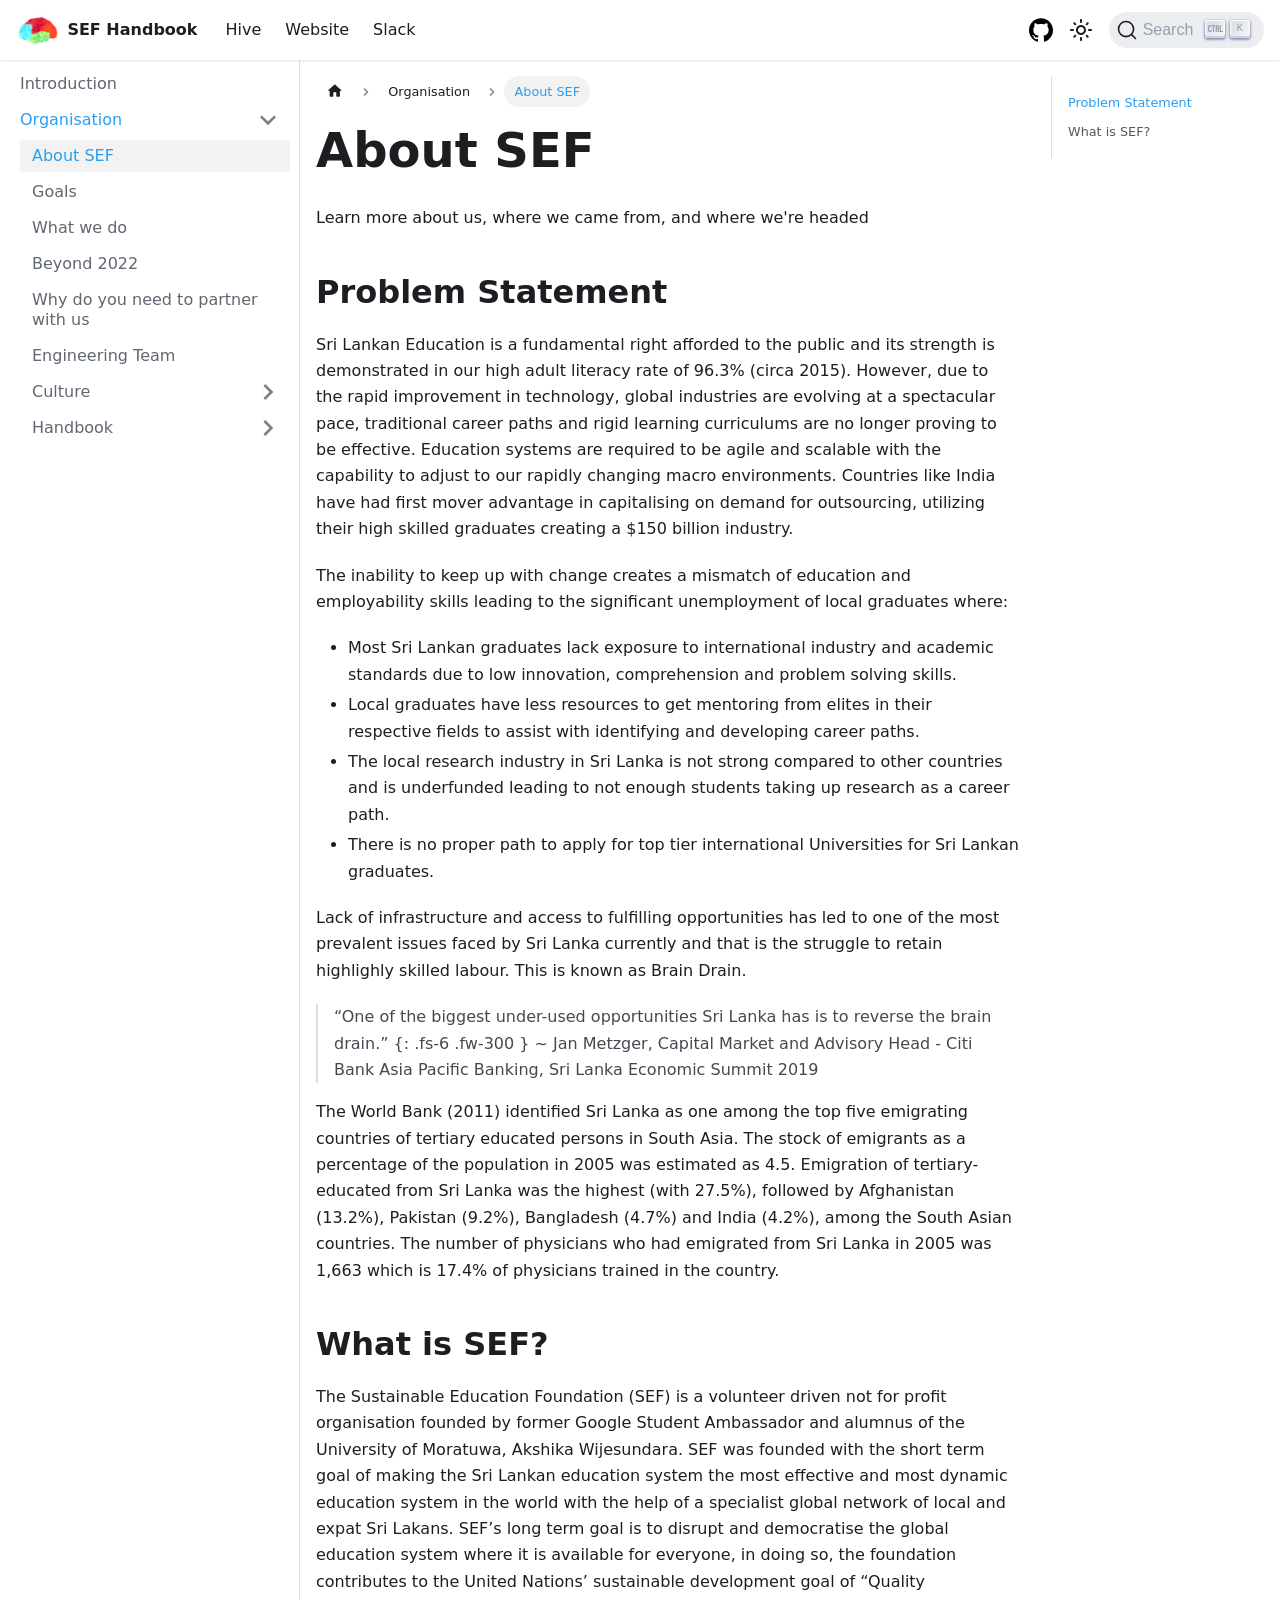
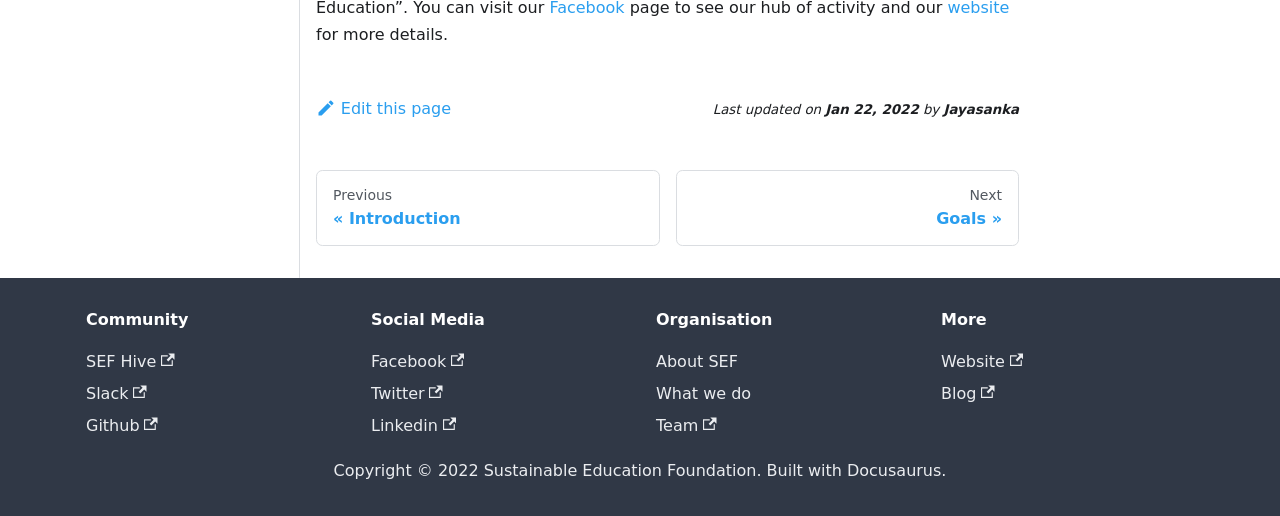
<file: organisation/about/index.html>
<!doctype html>
<html lang="en" dir="ltr" class="docs-wrapper docs-doc-page docs-version-current plugin-docs plugin-id-default docs-doc-id-organisation/about">
<head>
<meta charset="UTF-8">
<meta name="generator" content="Docusaurus v2.1.0">
<title data-rh="true">About SEF | SEF Handbook</title><meta data-rh="true" name="viewport" content="width=device-width,initial-scale=1"><meta data-rh="true" name="twitter:card" content="summary_large_image"><meta data-rh="true" property="og:url" content="https://handbook.sefglobal.org//organisation/about"><meta data-rh="true" name="docusaurus_locale" content="en"><meta data-rh="true" name="docsearch:language" content="en"><meta data-rh="true" name="docusaurus_version" content="current"><meta data-rh="true" name="docusaurus_tag" content="docs-default-current"><meta data-rh="true" name="docsearch:version" content="current"><meta data-rh="true" name="docsearch:docusaurus_tag" content="docs-default-current"><meta data-rh="true" property="og:title" content="About SEF | SEF Handbook"><meta data-rh="true" name="description" content="Learn more about us, where we came from, and where we&#x27;re headed"><meta data-rh="true" property="og:description" content="Learn more about us, where we came from, and where we&#x27;re headed"><link data-rh="true" rel="icon" href="/img/favicon.png"><link data-rh="true" rel="canonical" href="https://handbook.sefglobal.org//organisation/about"><link data-rh="true" rel="alternate" href="https://handbook.sefglobal.org//organisation/about" hreflang="en"><link data-rh="true" rel="alternate" href="https://handbook.sefglobal.org//organisation/about" hreflang="x-default"><link data-rh="true" rel="preconnect" href="https://05W0OBLFR3-dsn.algolia.net" crossorigin="anonymous"><link rel="search" type="application/opensearchdescription+xml" title="SEF Handbook" href="/opensearch.xml"><link rel="stylesheet" href="/assets/css/styles.d440fd9d.css">
<link rel="preload" href="/assets/js/runtime~main.f16a19a8.js" as="script">
<link rel="preload" href="/assets/js/main.cf2332cf.js" as="script">
</head>
<body class="navigation-with-keyboard">
<script>!function(){function t(t){document.documentElement.setAttribute("data-theme",t)}var e=function(){var t=null;try{t=localStorage.getItem("theme")}catch(t){}return t}();t(null!==e?e:"light")}()</script><div id="__docusaurus">
<div role="region" aria-label="theme.common.skipToMainContent"><a href="#" class="skipToContent_fXgn">Skip to main content</a></div><nav class="navbar navbar--fixed-top"><div class="navbar__inner"><div class="navbar__items"><button aria-label="Navigation bar toggle" class="navbar__toggle clean-btn" type="button" tabindex="0"><svg width="30" height="30" viewBox="0 0 30 30" aria-hidden="true"><path stroke="currentColor" stroke-linecap="round" stroke-miterlimit="10" stroke-width="2" d="M4 7h22M4 15h22M4 23h22"></path></svg></button><a class="navbar__brand" href="/"><div class="navbar__logo"><img src="/img/logo.png" alt="SEF Logo" class="themedImage_ToTc themedImage--light_HNdA"><img src="/img/logo.png" alt="SEF Logo" class="themedImage_ToTc themedImage--dark_i4oU"></div><b class="navbar__title text--truncate">SEF Handbook</b></a><a href="https://sef.discourse.group/" target="_blank" rel="noopener noreferrer" class="navbar__item navbar__link">Hive</a><a href="https://sefglobal.org/" target="_blank" rel="noopener noreferrer" class="navbar__item navbar__link">Website</a><a href="https://join.slack.com/t/sefheadquarters/shared_invite/zt-1ds9bjtli-ry~ggwf2kSJ_j5src89GBQ" target="_blank" rel="noopener noreferrer" class="navbar__item navbar__link">Slack</a></div><div class="navbar__items navbar__items--right"><a href="https://github.com/sef-global" target="_blank" rel="noopener noreferrer" class="navbar__item navbar__link header-github-link" aria-label="GitHub repository"></a><div class="toggle_vylO colorModeToggle_DEke"><button class="clean-btn toggleButton_gllP toggleButtonDisabled_aARS" type="button" disabled="" title="Switch between dark and light mode (currently light mode)" aria-label="Switch between dark and light mode (currently light mode)"><svg viewBox="0 0 24 24" width="24" height="24" class="lightToggleIcon_pyhR"><path fill="currentColor" d="M12,9c1.65,0,3,1.35,3,3s-1.35,3-3,3s-3-1.35-3-3S10.35,9,12,9 M12,7c-2.76,0-5,2.24-5,5s2.24,5,5,5s5-2.24,5-5 S14.76,7,12,7L12,7z M2,13l2,0c0.55,0,1-0.45,1-1s-0.45-1-1-1l-2,0c-0.55,0-1,0.45-1,1S1.45,13,2,13z M20,13l2,0c0.55,0,1-0.45,1-1 s-0.45-1-1-1l-2,0c-0.55,0-1,0.45-1,1S19.45,13,20,13z M11,2v2c0,0.55,0.45,1,1,1s1-0.45,1-1V2c0-0.55-0.45-1-1-1S11,1.45,11,2z M11,20v2c0,0.55,0.45,1,1,1s1-0.45,1-1v-2c0-0.55-0.45-1-1-1C11.45,19,11,19.45,11,20z M5.99,4.58c-0.39-0.39-1.03-0.39-1.41,0 c-0.39,0.39-0.39,1.03,0,1.41l1.06,1.06c0.39,0.39,1.03,0.39,1.41,0s0.39-1.03,0-1.41L5.99,4.58z M18.36,16.95 c-0.39-0.39-1.03-0.39-1.41,0c-0.39,0.39-0.39,1.03,0,1.41l1.06,1.06c0.39,0.39,1.03,0.39,1.41,0c0.39-0.39,0.39-1.03,0-1.41 L18.36,16.95z M19.42,5.99c0.39-0.39,0.39-1.03,0-1.41c-0.39-0.39-1.03-0.39-1.41,0l-1.06,1.06c-0.39,0.39-0.39,1.03,0,1.41 s1.03,0.39,1.41,0L19.42,5.99z M7.05,18.36c0.39-0.39,0.39-1.03,0-1.41c-0.39-0.39-1.03-0.39-1.41,0l-1.06,1.06 c-0.39,0.39-0.39,1.03,0,1.41s1.03,0.39,1.41,0L7.05,18.36z"></path></svg><svg viewBox="0 0 24 24" width="24" height="24" class="darkToggleIcon_wfgR"><path fill="currentColor" d="M9.37,5.51C9.19,6.15,9.1,6.82,9.1,7.5c0,4.08,3.32,7.4,7.4,7.4c0.68,0,1.35-0.09,1.99-0.27C17.45,17.19,14.93,19,12,19 c-3.86,0-7-3.14-7-7C5,9.07,6.81,6.55,9.37,5.51z M12,3c-4.97,0-9,4.03-9,9s4.03,9,9,9s9-4.03,9-9c0-0.46-0.04-0.92-0.1-1.36 c-0.98,1.37-2.58,2.26-4.4,2.26c-2.98,0-5.4-2.42-5.4-5.4c0-1.81,0.89-3.42,2.26-4.4C12.92,3.04,12.46,3,12,3L12,3z"></path></svg></button></div><div class="searchBox_ZlJk"><button type="button" class="DocSearch DocSearch-Button" aria-label="Search"><span class="DocSearch-Button-Container"><svg width="20" height="20" class="DocSearch-Search-Icon" viewBox="0 0 20 20"><path d="M14.386 14.386l4.0877 4.0877-4.0877-4.0877c-2.9418 2.9419-7.7115 2.9419-10.6533 0-2.9419-2.9418-2.9419-7.7115 0-10.6533 2.9418-2.9419 7.7115-2.9419 10.6533 0 2.9419 2.9418 2.9419 7.7115 0 10.6533z" stroke="currentColor" fill="none" fill-rule="evenodd" stroke-linecap="round" stroke-linejoin="round"></path></svg><span class="DocSearch-Button-Placeholder">Search</span></span><span class="DocSearch-Button-Keys"></span></button></div></div></div><div role="presentation" class="navbar-sidebar__backdrop"></div></nav><div class="main-wrapper mainWrapper_z2l0 docsWrapper_BCFX"><button aria-label="Scroll back to top" class="clean-btn theme-back-to-top-button backToTopButton_sjWU" type="button"></button><div class="docPage__5DB"><aside class="theme-doc-sidebar-container docSidebarContainer_b6E3"><div class="sidebar_njMd"><nav class="menu thin-scrollbar menu_SIkG"><ul class="theme-doc-sidebar-menu menu__list"><li class="theme-doc-sidebar-item-link theme-doc-sidebar-item-link-level-1 menu__list-item"><a class="menu__link" href="/">Introduction</a></li><li class="theme-doc-sidebar-item-category theme-doc-sidebar-item-category-level-1 menu__list-item"><div class="menu__list-item-collapsible"><a class="menu__link menu__link--sublist menu__link--sublist-caret menu__link--active" aria-expanded="true" href="/organisation/about">Organisation</a></div><ul style="display:block;overflow:visible;height:auto" class="menu__list"><li class="theme-doc-sidebar-item-link theme-doc-sidebar-item-link-level-2 menu__list-item"><a class="menu__link menu__link--active" aria-current="page" tabindex="0" href="/organisation/about">About SEF</a></li><li class="theme-doc-sidebar-item-link theme-doc-sidebar-item-link-level-2 menu__list-item"><a class="menu__link" tabindex="0" href="/organisation/goals">Goals</a></li><li class="theme-doc-sidebar-item-link theme-doc-sidebar-item-link-level-2 menu__list-item"><a class="menu__link" tabindex="0" href="/organisation/what-we-do">What we do</a></li><li class="theme-doc-sidebar-item-link theme-doc-sidebar-item-link-level-2 menu__list-item"><a class="menu__link" tabindex="0" href="/organisation/beyond-2022">Beyond 2022</a></li><li class="theme-doc-sidebar-item-link theme-doc-sidebar-item-link-level-2 menu__list-item"><a class="menu__link" tabindex="0" href="/organisation/why-partner-with-us">Why do you need to partner with us</a></li><li class="theme-doc-sidebar-item-link theme-doc-sidebar-item-link-level-2 menu__list-item"><a class="menu__link" tabindex="0" href="/organisation/engineering-team">Engineering Team</a></li><li class="theme-doc-sidebar-item-category theme-doc-sidebar-item-category-level-2 menu__list-item menu__list-item--collapsed"><div class="menu__list-item-collapsible"><a class="menu__link menu__link--sublist menu__link--sublist-caret" aria-expanded="false" tabindex="0" href="/organisation/culture/self-service">Culture</a></div></li><li class="theme-doc-sidebar-item-category theme-doc-sidebar-item-category-level-2 menu__list-item menu__list-item--collapsed"><div class="menu__list-item-collapsible"><a class="menu__link menu__link--sublist menu__link--sublist-caret" aria-expanded="false" tabindex="0" href="/organisation/handbook/usage">Handbook</a></div></li></ul></li></ul></nav></div></aside><main class="docMainContainer_gTbr"><div class="container padding-top--md padding-bottom--lg"><div class="row"><div class="col docItemCol_VOVn"><div class="docItemContainer_Djhp"><article><nav class="theme-doc-breadcrumbs breadcrumbsContainer_Z_bl" aria-label="Breadcrumbs"><ul class="breadcrumbs" itemscope="" itemtype="https://schema.org/BreadcrumbList"><li class="breadcrumbs__item"><a aria-label="Home page" class="breadcrumbs__link" href="/"><svg viewBox="0 0 24 24" class="breadcrumbHomeIcon_OVgt"><path d="M10 19v-5h4v5c0 .55.45 1 1 1h3c.55 0 1-.45 1-1v-7h1.7c.46 0 .68-.57.33-.87L12.67 3.6c-.38-.34-.96-.34-1.34 0l-8.36 7.53c-.34.3-.13.87.33.87H5v7c0 .55.45 1 1 1h3c.55 0 1-.45 1-1z" fill="currentColor"></path></svg></a></li><li class="breadcrumbs__item"><span class="breadcrumbs__link">Organisation</span><meta itemprop="position" content="1"></li><li itemscope="" itemprop="itemListElement" itemtype="https://schema.org/ListItem" class="breadcrumbs__item breadcrumbs__item--active"><span class="breadcrumbs__link" itemprop="name">About SEF</span><meta itemprop="position" content="2"></li></ul></nav><div class="tocCollapsible_ETCw theme-doc-toc-mobile tocMobile_ITEo"><button type="button" class="clean-btn tocCollapsibleButton_TO0P">On this page</button></div><div class="theme-doc-markdown markdown"><h1>About SEF</h1><p>Learn more about us, where we came from, and where we&#x27;re headed</p><h2 class="anchor anchorWithStickyNavbar_LWe7" id="problem-statement">Problem Statement<a class="hash-link" href="#problem-statement" title="Direct link to heading">​</a></h2><p>Sri Lankan Education is a fundamental right afforded to the public and its strength is demonstrated in our high adult
literacy rate of 96.3% (circa 2015). However, due to the rapid improvement in technology, global industries are evolving
at a spectacular pace, traditional career paths and rigid learning curriculums are no longer proving to be effective.
Education systems are required to be agile and scalable with the capability to adjust to our rapidly changing macro
environments. Countries like India have had first mover advantage in capitalising on demand for outsourcing, utilizing
their high skilled graduates creating a $150 billion industry.</p><p>The inability to keep up with change creates a mismatch of education and employability skills leading to the significant
unemployment of local graduates where:</p><ul><li>Most Sri Lankan graduates lack exposure to international industry and academic standards due to low innovation,
comprehension and problem solving skills.</li><li>Local graduates have less resources to get mentoring from elites in their respective fields to assist with identifying
and developing career paths.</li><li>The local research industry in Sri Lanka is not strong compared to other countries and is underfunded leading to not
enough students taking up research as a career path.</li><li>There is no proper path to apply for top tier international Universities for Sri Lankan graduates.</li></ul><p>Lack of infrastructure and access to fulfilling opportunities has led to one of the most prevalent issues faced by Sri
Lanka currently and that is the struggle to retain highlighly skilled labour. This is known as Brain Drain.</p><blockquote><p>“One of the biggest under-used opportunities Sri Lanka has is to reverse the brain drain.” {: .fs-6 .fw-300 }
~ Jan Metzger, Capital Market and Advisory Head - Citi Bank Asia Pacific Banking, Sri Lanka Economic Summit 2019</p></blockquote><p>The World Bank (2011) identified Sri Lanka as one among the top five emigrating countries of tertiary educated persons
in South Asia. The stock of emigrants as a percentage of the population in 2005 was estimated as 4.5. Emigration of
tertiary-educated from Sri Lanka was the highest (with 27.5%), followed by Afghanistan (13.2%), Pakistan (9.2%),
Bangladesh (4.7%) and India (4.2%), among the South Asian countries. The number of physicians who had emigrated from Sri
Lanka in 2005 was 1,663 which is 17.4% of physicians trained in the country.</p><h2 class="anchor anchorWithStickyNavbar_LWe7" id="what-is-sef">What is SEF?<a class="hash-link" href="#what-is-sef" title="Direct link to heading">​</a></h2><p>The Sustainable Education Foundation (SEF) is a volunteer driven not for profit organisation founded by former Google
Student Ambassador and alumnus of the University of Moratuwa, Akshika Wijesundara. SEF was founded with the short term
goal of making the Sri Lankan education system the most effective and most dynamic education system in the world with
the help of a specialist global network of local and expat Sri Lakans. SEF’s long term goal is to disrupt and
democratise the global education system where it is available for everyone, in doing so, the foundation contributes to
the United Nations’ sustainable development goal of “Quality Education”. You can visit
our <a href="https://www.facebook.com/sustainableeducationfoundation/" target="_blank" rel="noopener noreferrer">Facebook</a> page to see our hub of activity and
our <a href="https://sefglobal.org/" target="_blank" rel="noopener noreferrer">website</a> for more details.</p></div><footer class="theme-doc-footer docusaurus-mt-lg"><div class="theme-doc-footer-edit-meta-row row"><div class="col"><a href="https://github.com/sef-global/sef-handbook/edit/main/docs/organisation/about.md" target="_blank" rel="noreferrer noopener" class="theme-edit-this-page"><svg fill="currentColor" height="20" width="20" viewBox="0 0 40 40" class="iconEdit_Z9Sw" aria-hidden="true"><g><path d="m34.5 11.7l-3 3.1-6.3-6.3 3.1-3q0.5-0.5 1.2-0.5t1.1 0.5l3.9 3.9q0.5 0.4 0.5 1.1t-0.5 1.2z m-29.5 17.1l18.4-18.5 6.3 6.3-18.4 18.4h-6.3v-6.2z"></path></g></svg>Edit this page</a></div><div class="col lastUpdated_vwxv"><span class="theme-last-updated">Last updated<!-- --> on <b><time datetime="2022-01-22T16:49:56.000Z">Jan 22, 2022</time></b> by <b>Jayasanka</b></span></div></div></footer></article><nav class="pagination-nav docusaurus-mt-lg" aria-label="Docs pages navigation"><a class="pagination-nav__link pagination-nav__link--prev" href="/"><div class="pagination-nav__sublabel">Previous</div><div class="pagination-nav__label">Introduction</div></a><a class="pagination-nav__link pagination-nav__link--next" href="/organisation/goals"><div class="pagination-nav__sublabel">Next</div><div class="pagination-nav__label">Goals</div></a></nav></div></div><div class="col col--3"><div class="tableOfContents_bqdL thin-scrollbar theme-doc-toc-desktop"><ul class="table-of-contents table-of-contents__left-border"><li><a href="#problem-statement" class="table-of-contents__link toc-highlight">Problem Statement</a></li><li><a href="#what-is-sef" class="table-of-contents__link toc-highlight">What is SEF?</a></li></ul></div></div></div></div></main></div></div><footer class="footer footer--dark"><div class="container container-fluid"><div class="row footer__links"><div class="col footer__col"><div class="footer__title">Community</div><ul class="footer__items clean-list"><li class="footer__item"><a href="https://sef.discourse.group" target="_blank" rel="noopener noreferrer" class="footer__link-item">SEF Hive<svg width="13.5" height="13.5" aria-hidden="true" viewBox="0 0 24 24" class="iconExternalLink_nPIU"><path fill="currentColor" d="M21 13v10h-21v-19h12v2h-10v15h17v-8h2zm3-12h-10.988l4.035 4-6.977 7.07 2.828 2.828 6.977-7.07 4.125 4.172v-11z"></path></svg></a></li><li class="footer__item"><a href="https://sefheadquarters.slack.com" target="_blank" rel="noopener noreferrer" class="footer__link-item">Slack<svg width="13.5" height="13.5" aria-hidden="true" viewBox="0 0 24 24" class="iconExternalLink_nPIU"><path fill="currentColor" d="M21 13v10h-21v-19h12v2h-10v15h17v-8h2zm3-12h-10.988l4.035 4-6.977 7.07 2.828 2.828 6.977-7.07 4.125 4.172v-11z"></path></svg></a></li><li class="footer__item"><a href="https://github.com/sef-global" target="_blank" rel="noopener noreferrer" class="footer__link-item">Github<svg width="13.5" height="13.5" aria-hidden="true" viewBox="0 0 24 24" class="iconExternalLink_nPIU"><path fill="currentColor" d="M21 13v10h-21v-19h12v2h-10v15h17v-8h2zm3-12h-10.988l4.035 4-6.977 7.07 2.828 2.828 6.977-7.07 4.125 4.172v-11z"></path></svg></a></li></ul></div><div class="col footer__col"><div class="footer__title">Social Media</div><ul class="footer__items clean-list"><li class="footer__item"><a href="https://facebook.com/sustainableeducationfoundation" target="_blank" rel="noopener noreferrer" class="footer__link-item">Facebook<svg width="13.5" height="13.5" aria-hidden="true" viewBox="0 0 24 24" class="iconExternalLink_nPIU"><path fill="currentColor" d="M21 13v10h-21v-19h12v2h-10v15h17v-8h2zm3-12h-10.988l4.035 4-6.977 7.07 2.828 2.828 6.977-7.07 4.125 4.172v-11z"></path></svg></a></li><li class="footer__item"><a href="https://twitter.com/goasksef" target="_blank" rel="noopener noreferrer" class="footer__link-item">Twitter<svg width="13.5" height="13.5" aria-hidden="true" viewBox="0 0 24 24" class="iconExternalLink_nPIU"><path fill="currentColor" d="M21 13v10h-21v-19h12v2h-10v15h17v-8h2zm3-12h-10.988l4.035 4-6.977 7.07 2.828 2.828 6.977-7.07 4.125 4.172v-11z"></path></svg></a></li><li class="footer__item"><a href="https://lk.linkedin.com/company/sefglobal" target="_blank" rel="noopener noreferrer" class="footer__link-item">Linkedin<svg width="13.5" height="13.5" aria-hidden="true" viewBox="0 0 24 24" class="iconExternalLink_nPIU"><path fill="currentColor" d="M21 13v10h-21v-19h12v2h-10v15h17v-8h2zm3-12h-10.988l4.035 4-6.977 7.07 2.828 2.828 6.977-7.07 4.125 4.172v-11z"></path></svg></a></li></ul></div><div class="col footer__col"><div class="footer__title">Organisation</div><ul class="footer__items clean-list"><li class="footer__item"><a class="footer__link-item" href="/organisation/about">About SEF</a></li><li class="footer__item"><a class="footer__link-item" href="/organisation/what-we-do">What we do</a></li><li class="footer__item"><a href="https://sefglobal.org/team.html" target="_blank" rel="noopener noreferrer" class="footer__link-item">Team<svg width="13.5" height="13.5" aria-hidden="true" viewBox="0 0 24 24" class="iconExternalLink_nPIU"><path fill="currentColor" d="M21 13v10h-21v-19h12v2h-10v15h17v-8h2zm3-12h-10.988l4.035 4-6.977 7.07 2.828 2.828 6.977-7.07 4.125 4.172v-11z"></path></svg></a></li></ul></div><div class="col footer__col"><div class="footer__title">More</div><ul class="footer__items clean-list"><li class="footer__item"><a href="https://sefglobal.org/" target="_blank" rel="noopener noreferrer" class="footer__link-item">Website<svg width="13.5" height="13.5" aria-hidden="true" viewBox="0 0 24 24" class="iconExternalLink_nPIU"><path fill="currentColor" d="M21 13v10h-21v-19h12v2h-10v15h17v-8h2zm3-12h-10.988l4.035 4-6.977 7.07 2.828 2.828 6.977-7.07 4.125 4.172v-11z"></path></svg></a></li><li class="footer__item"><a href="https://sefglobal.medium.com/" target="_blank" rel="noopener noreferrer" class="footer__link-item">Blog<svg width="13.5" height="13.5" aria-hidden="true" viewBox="0 0 24 24" class="iconExternalLink_nPIU"><path fill="currentColor" d="M21 13v10h-21v-19h12v2h-10v15h17v-8h2zm3-12h-10.988l4.035 4-6.977 7.07 2.828 2.828 6.977-7.07 4.125 4.172v-11z"></path></svg></a></li></ul></div></div><div class="footer__bottom text--center"><div class="footer__copyright">Copyright © 2022 Sustainable Education Foundation. Built with Docusaurus.</div></div></div></footer></div>
<script src="/assets/js/runtime~main.f16a19a8.js"></script>
<script src="/assets/js/main.cf2332cf.js"></script>
</body>
</html>
</file>
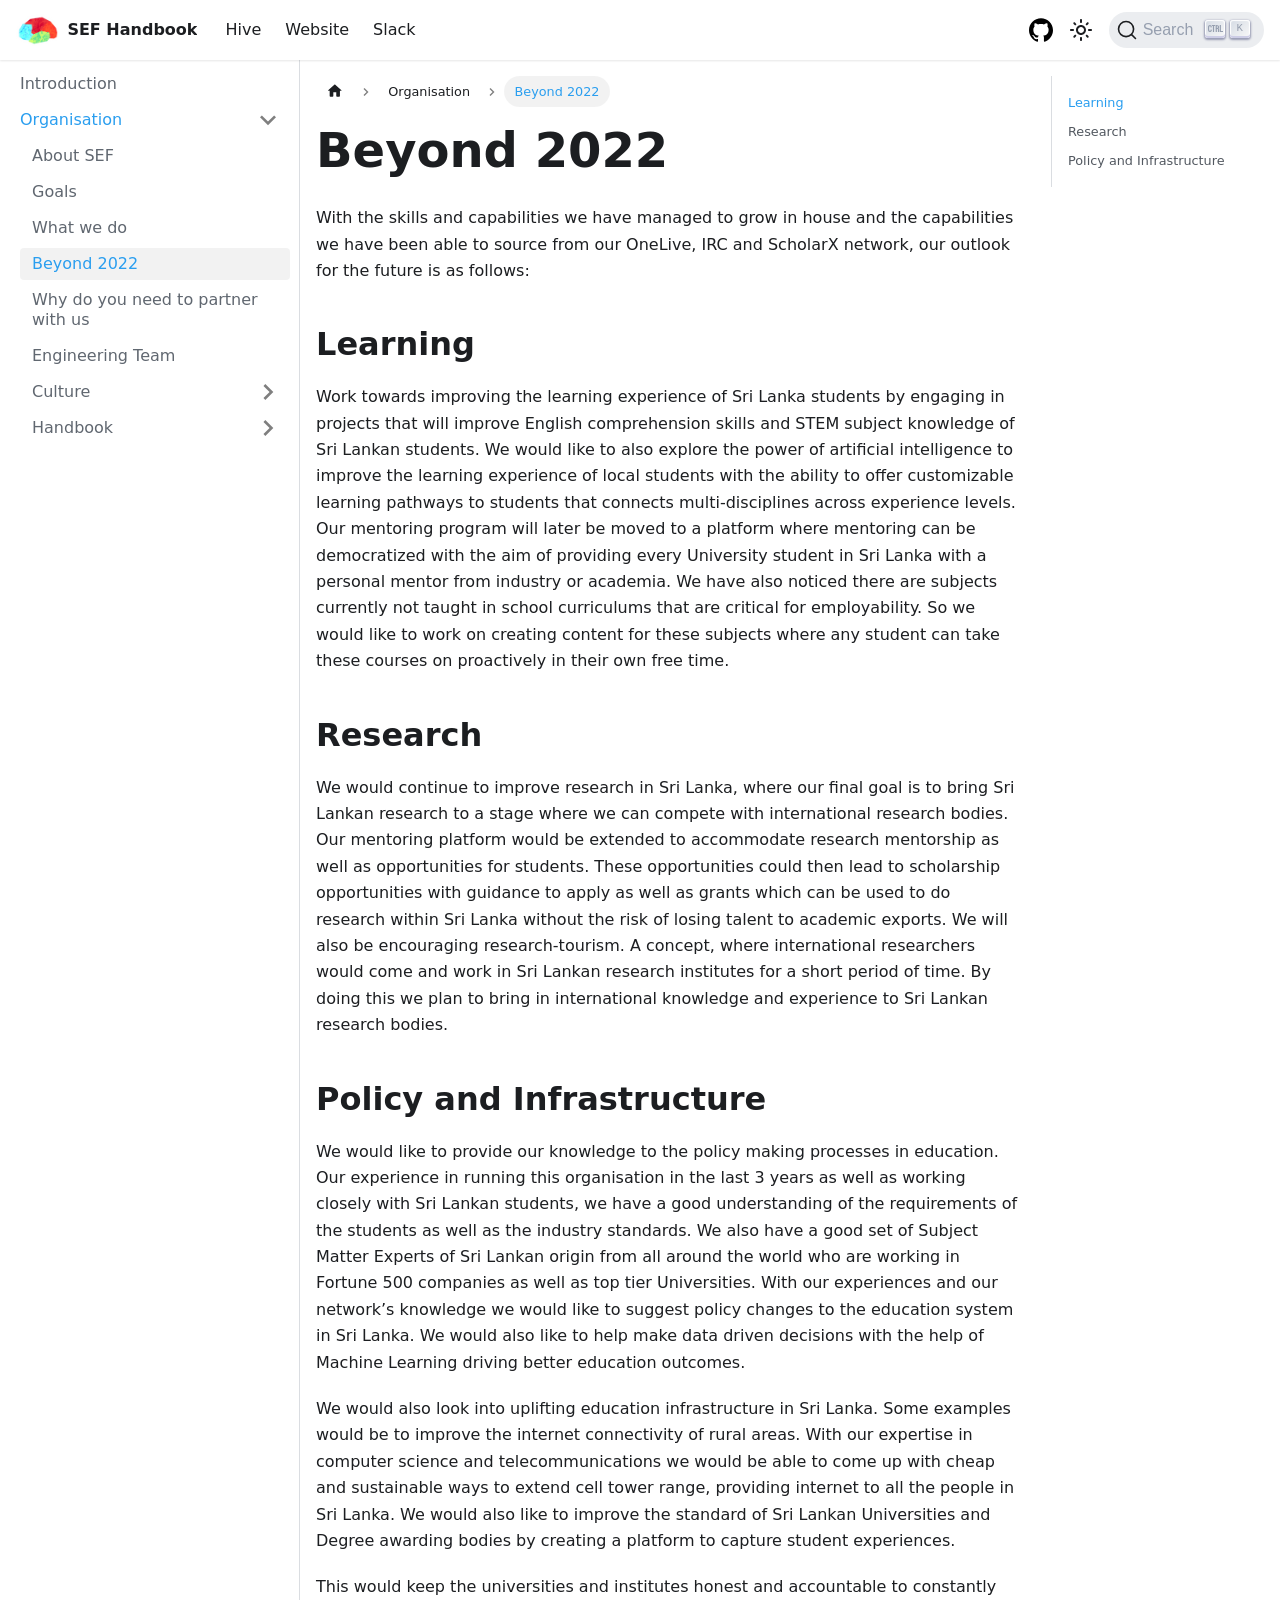
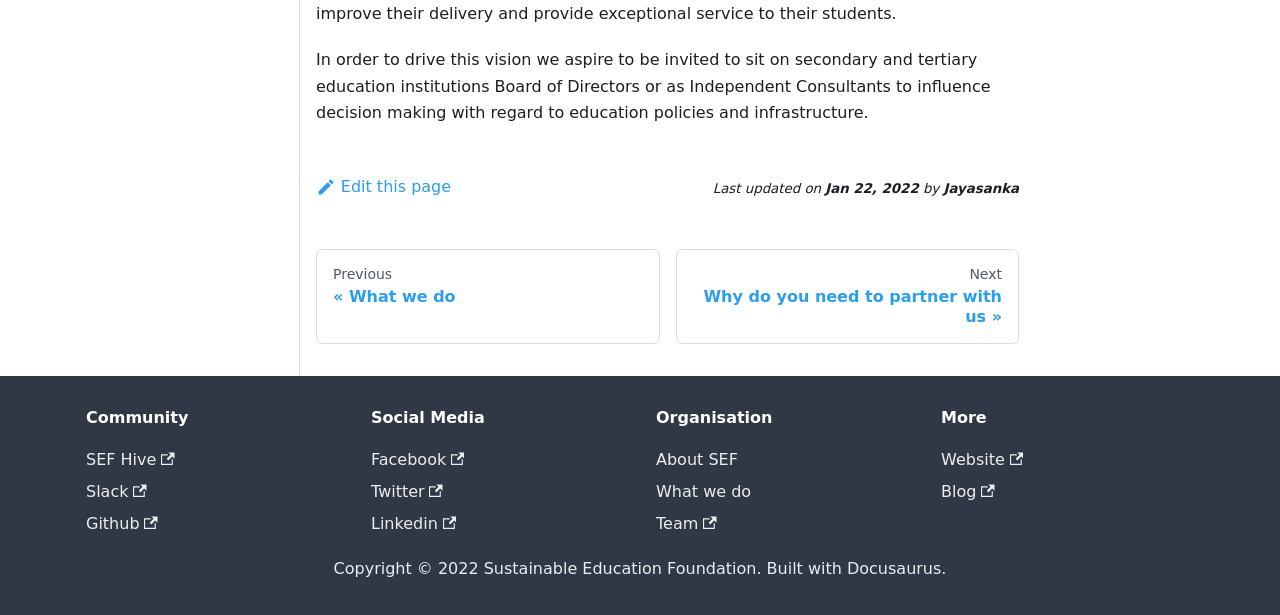
<file: organisation/beyond-2022/index.html>
<!doctype html>
<html lang="en" dir="ltr" class="docs-wrapper docs-doc-page docs-version-current plugin-docs plugin-id-default docs-doc-id-organisation/beyond-2022">
<head>
<meta charset="UTF-8">
<meta name="generator" content="Docusaurus v2.1.0">
<title data-rh="true">Beyond 2022 | SEF Handbook</title><meta data-rh="true" name="viewport" content="width=device-width,initial-scale=1"><meta data-rh="true" name="twitter:card" content="summary_large_image"><meta data-rh="true" property="og:url" content="https://handbook.sefglobal.org//organisation/beyond-2022"><meta data-rh="true" name="docusaurus_locale" content="en"><meta data-rh="true" name="docsearch:language" content="en"><meta data-rh="true" name="docusaurus_version" content="current"><meta data-rh="true" name="docusaurus_tag" content="docs-default-current"><meta data-rh="true" name="docsearch:version" content="current"><meta data-rh="true" name="docsearch:docusaurus_tag" content="docs-default-current"><meta data-rh="true" property="og:title" content="Beyond 2022 | SEF Handbook"><meta data-rh="true" name="description" content="With the skills and capabilities we have managed to grow in house and the capabilities we have been able to source from"><meta data-rh="true" property="og:description" content="With the skills and capabilities we have managed to grow in house and the capabilities we have been able to source from"><link data-rh="true" rel="icon" href="/img/favicon.png"><link data-rh="true" rel="canonical" href="https://handbook.sefglobal.org//organisation/beyond-2022"><link data-rh="true" rel="alternate" href="https://handbook.sefglobal.org//organisation/beyond-2022" hreflang="en"><link data-rh="true" rel="alternate" href="https://handbook.sefglobal.org//organisation/beyond-2022" hreflang="x-default"><link data-rh="true" rel="preconnect" href="https://05W0OBLFR3-dsn.algolia.net" crossorigin="anonymous"><link rel="search" type="application/opensearchdescription+xml" title="SEF Handbook" href="/opensearch.xml"><link rel="stylesheet" href="/assets/css/styles.d440fd9d.css">
<link rel="preload" href="/assets/js/runtime~main.f16a19a8.js" as="script">
<link rel="preload" href="/assets/js/main.cf2332cf.js" as="script">
</head>
<body class="navigation-with-keyboard">
<script>!function(){function t(t){document.documentElement.setAttribute("data-theme",t)}var e=function(){var t=null;try{t=localStorage.getItem("theme")}catch(t){}return t}();t(null!==e?e:"light")}()</script><div id="__docusaurus">
<div role="region" aria-label="theme.common.skipToMainContent"><a href="#" class="skipToContent_fXgn">Skip to main content</a></div><nav class="navbar navbar--fixed-top"><div class="navbar__inner"><div class="navbar__items"><button aria-label="Navigation bar toggle" class="navbar__toggle clean-btn" type="button" tabindex="0"><svg width="30" height="30" viewBox="0 0 30 30" aria-hidden="true"><path stroke="currentColor" stroke-linecap="round" stroke-miterlimit="10" stroke-width="2" d="M4 7h22M4 15h22M4 23h22"></path></svg></button><a class="navbar__brand" href="/"><div class="navbar__logo"><img src="/img/logo.png" alt="SEF Logo" class="themedImage_ToTc themedImage--light_HNdA"><img src="/img/logo.png" alt="SEF Logo" class="themedImage_ToTc themedImage--dark_i4oU"></div><b class="navbar__title text--truncate">SEF Handbook</b></a><a href="https://sef.discourse.group/" target="_blank" rel="noopener noreferrer" class="navbar__item navbar__link">Hive</a><a href="https://sefglobal.org/" target="_blank" rel="noopener noreferrer" class="navbar__item navbar__link">Website</a><a href="https://join.slack.com/t/sefheadquarters/shared_invite/zt-1ds9bjtli-ry~ggwf2kSJ_j5src89GBQ" target="_blank" rel="noopener noreferrer" class="navbar__item navbar__link">Slack</a></div><div class="navbar__items navbar__items--right"><a href="https://github.com/sef-global" target="_blank" rel="noopener noreferrer" class="navbar__item navbar__link header-github-link" aria-label="GitHub repository"></a><div class="toggle_vylO colorModeToggle_DEke"><button class="clean-btn toggleButton_gllP toggleButtonDisabled_aARS" type="button" disabled="" title="Switch between dark and light mode (currently light mode)" aria-label="Switch between dark and light mode (currently light mode)"><svg viewBox="0 0 24 24" width="24" height="24" class="lightToggleIcon_pyhR"><path fill="currentColor" d="M12,9c1.65,0,3,1.35,3,3s-1.35,3-3,3s-3-1.35-3-3S10.35,9,12,9 M12,7c-2.76,0-5,2.24-5,5s2.24,5,5,5s5-2.24,5-5 S14.76,7,12,7L12,7z M2,13l2,0c0.55,0,1-0.45,1-1s-0.45-1-1-1l-2,0c-0.55,0-1,0.45-1,1S1.45,13,2,13z M20,13l2,0c0.55,0,1-0.45,1-1 s-0.45-1-1-1l-2,0c-0.55,0-1,0.45-1,1S19.45,13,20,13z M11,2v2c0,0.55,0.45,1,1,1s1-0.45,1-1V2c0-0.55-0.45-1-1-1S11,1.45,11,2z M11,20v2c0,0.55,0.45,1,1,1s1-0.45,1-1v-2c0-0.55-0.45-1-1-1C11.45,19,11,19.45,11,20z M5.99,4.58c-0.39-0.39-1.03-0.39-1.41,0 c-0.39,0.39-0.39,1.03,0,1.41l1.06,1.06c0.39,0.39,1.03,0.39,1.41,0s0.39-1.03,0-1.41L5.99,4.58z M18.36,16.95 c-0.39-0.39-1.03-0.39-1.41,0c-0.39,0.39-0.39,1.03,0,1.41l1.06,1.06c0.39,0.39,1.03,0.39,1.41,0c0.39-0.39,0.39-1.03,0-1.41 L18.36,16.95z M19.42,5.99c0.39-0.39,0.39-1.03,0-1.41c-0.39-0.39-1.03-0.39-1.41,0l-1.06,1.06c-0.39,0.39-0.39,1.03,0,1.41 s1.03,0.39,1.41,0L19.42,5.99z M7.05,18.36c0.39-0.39,0.39-1.03,0-1.41c-0.39-0.39-1.03-0.39-1.41,0l-1.06,1.06 c-0.39,0.39-0.39,1.03,0,1.41s1.03,0.39,1.41,0L7.05,18.36z"></path></svg><svg viewBox="0 0 24 24" width="24" height="24" class="darkToggleIcon_wfgR"><path fill="currentColor" d="M9.37,5.51C9.19,6.15,9.1,6.82,9.1,7.5c0,4.08,3.32,7.4,7.4,7.4c0.68,0,1.35-0.09,1.99-0.27C17.45,17.19,14.93,19,12,19 c-3.86,0-7-3.14-7-7C5,9.07,6.81,6.55,9.37,5.51z M12,3c-4.97,0-9,4.03-9,9s4.03,9,9,9s9-4.03,9-9c0-0.46-0.04-0.92-0.1-1.36 c-0.98,1.37-2.58,2.26-4.4,2.26c-2.98,0-5.4-2.42-5.4-5.4c0-1.81,0.89-3.42,2.26-4.4C12.92,3.04,12.46,3,12,3L12,3z"></path></svg></button></div><div class="searchBox_ZlJk"><button type="button" class="DocSearch DocSearch-Button" aria-label="Search"><span class="DocSearch-Button-Container"><svg width="20" height="20" class="DocSearch-Search-Icon" viewBox="0 0 20 20"><path d="M14.386 14.386l4.0877 4.0877-4.0877-4.0877c-2.9418 2.9419-7.7115 2.9419-10.6533 0-2.9419-2.9418-2.9419-7.7115 0-10.6533 2.9418-2.9419 7.7115-2.9419 10.6533 0 2.9419 2.9418 2.9419 7.7115 0 10.6533z" stroke="currentColor" fill="none" fill-rule="evenodd" stroke-linecap="round" stroke-linejoin="round"></path></svg><span class="DocSearch-Button-Placeholder">Search</span></span><span class="DocSearch-Button-Keys"></span></button></div></div></div><div role="presentation" class="navbar-sidebar__backdrop"></div></nav><div class="main-wrapper mainWrapper_z2l0 docsWrapper_BCFX"><button aria-label="Scroll back to top" class="clean-btn theme-back-to-top-button backToTopButton_sjWU" type="button"></button><div class="docPage__5DB"><aside class="theme-doc-sidebar-container docSidebarContainer_b6E3"><div class="sidebar_njMd"><nav class="menu thin-scrollbar menu_SIkG"><ul class="theme-doc-sidebar-menu menu__list"><li class="theme-doc-sidebar-item-link theme-doc-sidebar-item-link-level-1 menu__list-item"><a class="menu__link" href="/">Introduction</a></li><li class="theme-doc-sidebar-item-category theme-doc-sidebar-item-category-level-1 menu__list-item"><div class="menu__list-item-collapsible"><a class="menu__link menu__link--sublist menu__link--sublist-caret menu__link--active" aria-expanded="true" href="/organisation/about">Organisation</a></div><ul style="display:block;overflow:visible;height:auto" class="menu__list"><li class="theme-doc-sidebar-item-link theme-doc-sidebar-item-link-level-2 menu__list-item"><a class="menu__link" tabindex="0" href="/organisation/about">About SEF</a></li><li class="theme-doc-sidebar-item-link theme-doc-sidebar-item-link-level-2 menu__list-item"><a class="menu__link" tabindex="0" href="/organisation/goals">Goals</a></li><li class="theme-doc-sidebar-item-link theme-doc-sidebar-item-link-level-2 menu__list-item"><a class="menu__link" tabindex="0" href="/organisation/what-we-do">What we do</a></li><li class="theme-doc-sidebar-item-link theme-doc-sidebar-item-link-level-2 menu__list-item"><a class="menu__link menu__link--active" aria-current="page" tabindex="0" href="/organisation/beyond-2022">Beyond 2022</a></li><li class="theme-doc-sidebar-item-link theme-doc-sidebar-item-link-level-2 menu__list-item"><a class="menu__link" tabindex="0" href="/organisation/why-partner-with-us">Why do you need to partner with us</a></li><li class="theme-doc-sidebar-item-link theme-doc-sidebar-item-link-level-2 menu__list-item"><a class="menu__link" tabindex="0" href="/organisation/engineering-team">Engineering Team</a></li><li class="theme-doc-sidebar-item-category theme-doc-sidebar-item-category-level-2 menu__list-item menu__list-item--collapsed"><div class="menu__list-item-collapsible"><a class="menu__link menu__link--sublist menu__link--sublist-caret" aria-expanded="false" tabindex="0" href="/organisation/culture/self-service">Culture</a></div></li><li class="theme-doc-sidebar-item-category theme-doc-sidebar-item-category-level-2 menu__list-item menu__list-item--collapsed"><div class="menu__list-item-collapsible"><a class="menu__link menu__link--sublist menu__link--sublist-caret" aria-expanded="false" tabindex="0" href="/organisation/handbook/usage">Handbook</a></div></li></ul></li></ul></nav></div></aside><main class="docMainContainer_gTbr"><div class="container padding-top--md padding-bottom--lg"><div class="row"><div class="col docItemCol_VOVn"><div class="docItemContainer_Djhp"><article><nav class="theme-doc-breadcrumbs breadcrumbsContainer_Z_bl" aria-label="Breadcrumbs"><ul class="breadcrumbs" itemscope="" itemtype="https://schema.org/BreadcrumbList"><li class="breadcrumbs__item"><a aria-label="Home page" class="breadcrumbs__link" href="/"><svg viewBox="0 0 24 24" class="breadcrumbHomeIcon_OVgt"><path d="M10 19v-5h4v5c0 .55.45 1 1 1h3c.55 0 1-.45 1-1v-7h1.7c.46 0 .68-.57.33-.87L12.67 3.6c-.38-.34-.96-.34-1.34 0l-8.36 7.53c-.34.3-.13.87.33.87H5v7c0 .55.45 1 1 1h3c.55 0 1-.45 1-1z" fill="currentColor"></path></svg></a></li><li class="breadcrumbs__item"><span class="breadcrumbs__link">Organisation</span><meta itemprop="position" content="1"></li><li itemscope="" itemprop="itemListElement" itemtype="https://schema.org/ListItem" class="breadcrumbs__item breadcrumbs__item--active"><span class="breadcrumbs__link" itemprop="name">Beyond 2022</span><meta itemprop="position" content="2"></li></ul></nav><div class="tocCollapsible_ETCw theme-doc-toc-mobile tocMobile_ITEo"><button type="button" class="clean-btn tocCollapsibleButton_TO0P">On this page</button></div><div class="theme-doc-markdown markdown"><h1>Beyond 2022</h1><p>With the skills and capabilities we have managed to grow in house and the capabilities we have been able to source from
our OneLive, IRC and ScholarX network, our outlook for the future is as follows:</p><h2 class="anchor anchorWithStickyNavbar_LWe7" id="learning">Learning<a class="hash-link" href="#learning" title="Direct link to heading">​</a></h2><p>Work towards improving the learning experience of Sri Lanka students by engaging in projects that will improve English
comprehension skills and STEM subject knowledge of Sri Lankan students. We would like to also explore the power of
artificial intelligence to improve the learning experience of local students with the ability to offer customizable
learning pathways to students that connects multi-disciplines across experience levels. Our mentoring program will later
be moved to a platform where mentoring can be democratized with the aim of providing every University student in Sri
Lanka with a personal mentor from industry or academia. We have also noticed there are subjects currently not taught in
school curriculums that are critical for employability. So we would like to work on creating content for these subjects
where any student can take these courses on proactively in their own free time.</p><h2 class="anchor anchorWithStickyNavbar_LWe7" id="research">Research<a class="hash-link" href="#research" title="Direct link to heading">​</a></h2><p>We would continue to improve research in Sri Lanka, where our final goal is to bring Sri Lankan research to a stage
where we can compete with international research bodies. Our mentoring platform would be extended to accommodate
research mentorship as well as opportunities for students. These opportunities could then lead to scholarship
opportunities with guidance to apply as well as grants which can be used to do research within Sri Lanka without the
risk of losing talent to academic exports. We will also be encouraging research-tourism. A concept, where international
researchers would come and work in Sri Lankan research institutes for a short period of time. By doing this we plan to
bring in international knowledge and experience to Sri Lankan research bodies.</p><h2 class="anchor anchorWithStickyNavbar_LWe7" id="policy-and-infrastructure">Policy and Infrastructure<a class="hash-link" href="#policy-and-infrastructure" title="Direct link to heading">​</a></h2><p>We would like to provide our knowledge to the policy making processes in education. Our experience in running this
organisation in the last 3 years as well as working closely with Sri Lankan students, we have a good understanding of
the requirements of the students as well as the industry standards. We also have a good set of Subject Matter Experts of
Sri Lankan origin from all around the world who are working in Fortune 500 companies as well as top tier Universities.
With our experiences and our network’s knowledge we would like to suggest policy changes to the education system in Sri
Lanka. We would also like to help make data driven decisions with the help of Machine Learning driving better education
outcomes.</p><p>We would also look into uplifting education infrastructure in Sri Lanka. Some examples would be to improve the internet
connectivity of rural areas. With our expertise in computer science and telecommunications we would be able to come up
with cheap and sustainable ways to extend cell tower range, providing internet to all the people in Sri Lanka. We would
also like to improve the standard of Sri Lankan Universities and Degree awarding bodies by creating a platform to
capture student experiences.</p><p>This would keep the universities and institutes honest and accountable to constantly improve their delivery and provide
exceptional service to their students.</p><p>In order to drive this vision we aspire to be invited to sit on secondary and tertiary education institutions Board of
Directors or as Independent Consultants to influence decision making with regard to education policies and
infrastructure.</p></div><footer class="theme-doc-footer docusaurus-mt-lg"><div class="theme-doc-footer-edit-meta-row row"><div class="col"><a href="https://github.com/sef-global/sef-handbook/edit/main/docs/organisation/beyond-2022.md" target="_blank" rel="noreferrer noopener" class="theme-edit-this-page"><svg fill="currentColor" height="20" width="20" viewBox="0 0 40 40" class="iconEdit_Z9Sw" aria-hidden="true"><g><path d="m34.5 11.7l-3 3.1-6.3-6.3 3.1-3q0.5-0.5 1.2-0.5t1.1 0.5l3.9 3.9q0.5 0.4 0.5 1.1t-0.5 1.2z m-29.5 17.1l18.4-18.5 6.3 6.3-18.4 18.4h-6.3v-6.2z"></path></g></svg>Edit this page</a></div><div class="col lastUpdated_vwxv"><span class="theme-last-updated">Last updated<!-- --> on <b><time datetime="2022-01-22T16:49:56.000Z">Jan 22, 2022</time></b> by <b>Jayasanka</b></span></div></div></footer></article><nav class="pagination-nav docusaurus-mt-lg" aria-label="Docs pages navigation"><a class="pagination-nav__link pagination-nav__link--prev" href="/organisation/what-we-do"><div class="pagination-nav__sublabel">Previous</div><div class="pagination-nav__label">What we do</div></a><a class="pagination-nav__link pagination-nav__link--next" href="/organisation/why-partner-with-us"><div class="pagination-nav__sublabel">Next</div><div class="pagination-nav__label">Why do you need to partner with us</div></a></nav></div></div><div class="col col--3"><div class="tableOfContents_bqdL thin-scrollbar theme-doc-toc-desktop"><ul class="table-of-contents table-of-contents__left-border"><li><a href="#learning" class="table-of-contents__link toc-highlight">Learning</a></li><li><a href="#research" class="table-of-contents__link toc-highlight">Research</a></li><li><a href="#policy-and-infrastructure" class="table-of-contents__link toc-highlight">Policy and Infrastructure</a></li></ul></div></div></div></div></main></div></div><footer class="footer footer--dark"><div class="container container-fluid"><div class="row footer__links"><div class="col footer__col"><div class="footer__title">Community</div><ul class="footer__items clean-list"><li class="footer__item"><a href="https://sef.discourse.group" target="_blank" rel="noopener noreferrer" class="footer__link-item">SEF Hive<svg width="13.5" height="13.5" aria-hidden="true" viewBox="0 0 24 24" class="iconExternalLink_nPIU"><path fill="currentColor" d="M21 13v10h-21v-19h12v2h-10v15h17v-8h2zm3-12h-10.988l4.035 4-6.977 7.07 2.828 2.828 6.977-7.07 4.125 4.172v-11z"></path></svg></a></li><li class="footer__item"><a href="https://sefheadquarters.slack.com" target="_blank" rel="noopener noreferrer" class="footer__link-item">Slack<svg width="13.5" height="13.5" aria-hidden="true" viewBox="0 0 24 24" class="iconExternalLink_nPIU"><path fill="currentColor" d="M21 13v10h-21v-19h12v2h-10v15h17v-8h2zm3-12h-10.988l4.035 4-6.977 7.07 2.828 2.828 6.977-7.07 4.125 4.172v-11z"></path></svg></a></li><li class="footer__item"><a href="https://github.com/sef-global" target="_blank" rel="noopener noreferrer" class="footer__link-item">Github<svg width="13.5" height="13.5" aria-hidden="true" viewBox="0 0 24 24" class="iconExternalLink_nPIU"><path fill="currentColor" d="M21 13v10h-21v-19h12v2h-10v15h17v-8h2zm3-12h-10.988l4.035 4-6.977 7.07 2.828 2.828 6.977-7.07 4.125 4.172v-11z"></path></svg></a></li></ul></div><div class="col footer__col"><div class="footer__title">Social Media</div><ul class="footer__items clean-list"><li class="footer__item"><a href="https://facebook.com/sustainableeducationfoundation" target="_blank" rel="noopener noreferrer" class="footer__link-item">Facebook<svg width="13.5" height="13.5" aria-hidden="true" viewBox="0 0 24 24" class="iconExternalLink_nPIU"><path fill="currentColor" d="M21 13v10h-21v-19h12v2h-10v15h17v-8h2zm3-12h-10.988l4.035 4-6.977 7.07 2.828 2.828 6.977-7.07 4.125 4.172v-11z"></path></svg></a></li><li class="footer__item"><a href="https://twitter.com/goasksef" target="_blank" rel="noopener noreferrer" class="footer__link-item">Twitter<svg width="13.5" height="13.5" aria-hidden="true" viewBox="0 0 24 24" class="iconExternalLink_nPIU"><path fill="currentColor" d="M21 13v10h-21v-19h12v2h-10v15h17v-8h2zm3-12h-10.988l4.035 4-6.977 7.07 2.828 2.828 6.977-7.07 4.125 4.172v-11z"></path></svg></a></li><li class="footer__item"><a href="https://lk.linkedin.com/company/sefglobal" target="_blank" rel="noopener noreferrer" class="footer__link-item">Linkedin<svg width="13.5" height="13.5" aria-hidden="true" viewBox="0 0 24 24" class="iconExternalLink_nPIU"><path fill="currentColor" d="M21 13v10h-21v-19h12v2h-10v15h17v-8h2zm3-12h-10.988l4.035 4-6.977 7.07 2.828 2.828 6.977-7.07 4.125 4.172v-11z"></path></svg></a></li></ul></div><div class="col footer__col"><div class="footer__title">Organisation</div><ul class="footer__items clean-list"><li class="footer__item"><a class="footer__link-item" href="/organisation/about">About SEF</a></li><li class="footer__item"><a class="footer__link-item" href="/organisation/what-we-do">What we do</a></li><li class="footer__item"><a href="https://sefglobal.org/team.html" target="_blank" rel="noopener noreferrer" class="footer__link-item">Team<svg width="13.5" height="13.5" aria-hidden="true" viewBox="0 0 24 24" class="iconExternalLink_nPIU"><path fill="currentColor" d="M21 13v10h-21v-19h12v2h-10v15h17v-8h2zm3-12h-10.988l4.035 4-6.977 7.07 2.828 2.828 6.977-7.07 4.125 4.172v-11z"></path></svg></a></li></ul></div><div class="col footer__col"><div class="footer__title">More</div><ul class="footer__items clean-list"><li class="footer__item"><a href="https://sefglobal.org/" target="_blank" rel="noopener noreferrer" class="footer__link-item">Website<svg width="13.5" height="13.5" aria-hidden="true" viewBox="0 0 24 24" class="iconExternalLink_nPIU"><path fill="currentColor" d="M21 13v10h-21v-19h12v2h-10v15h17v-8h2zm3-12h-10.988l4.035 4-6.977 7.07 2.828 2.828 6.977-7.07 4.125 4.172v-11z"></path></svg></a></li><li class="footer__item"><a href="https://sefglobal.medium.com/" target="_blank" rel="noopener noreferrer" class="footer__link-item">Blog<svg width="13.5" height="13.5" aria-hidden="true" viewBox="0 0 24 24" class="iconExternalLink_nPIU"><path fill="currentColor" d="M21 13v10h-21v-19h12v2h-10v15h17v-8h2zm3-12h-10.988l4.035 4-6.977 7.07 2.828 2.828 6.977-7.07 4.125 4.172v-11z"></path></svg></a></li></ul></div></div><div class="footer__bottom text--center"><div class="footer__copyright">Copyright © 2022 Sustainable Education Foundation. Built with Docusaurus.</div></div></div></footer></div>
<script src="/assets/js/runtime~main.f16a19a8.js"></script>
<script src="/assets/js/main.cf2332cf.js"></script>
</body>
</html>
</file>
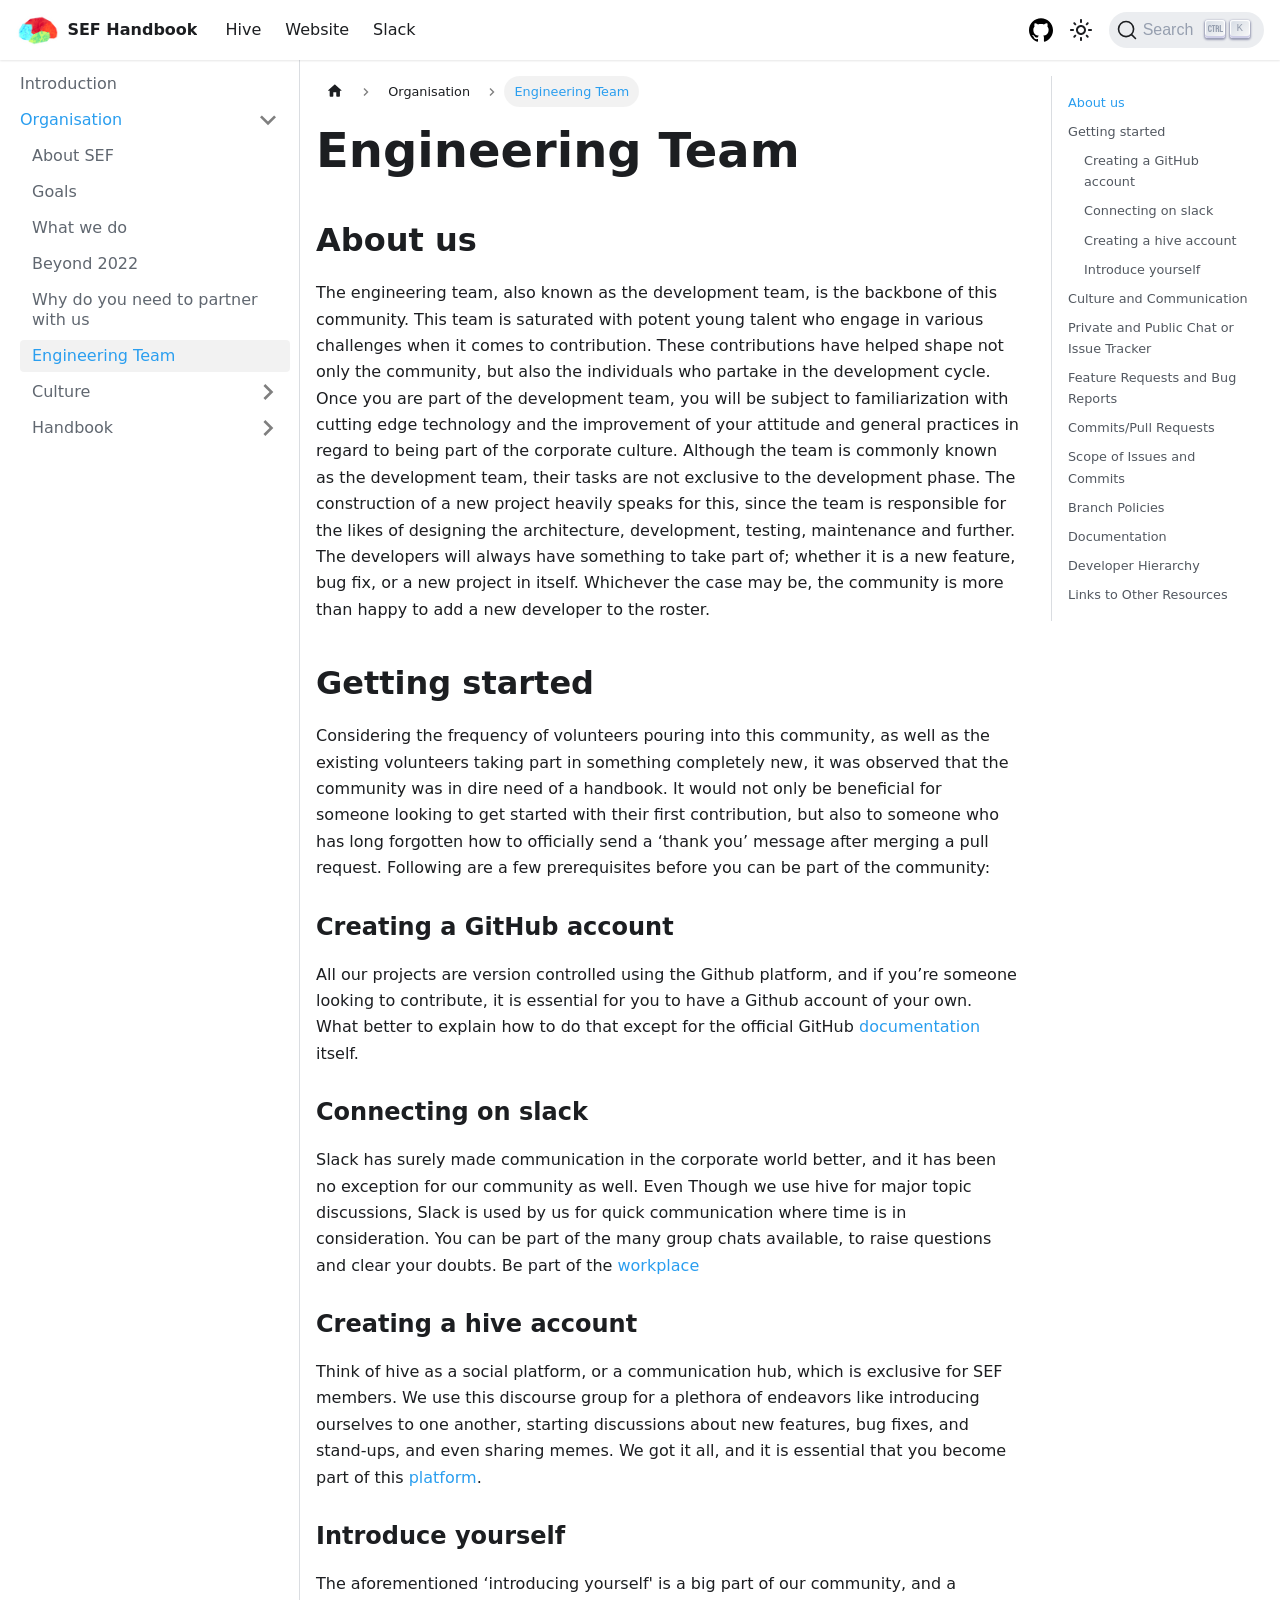
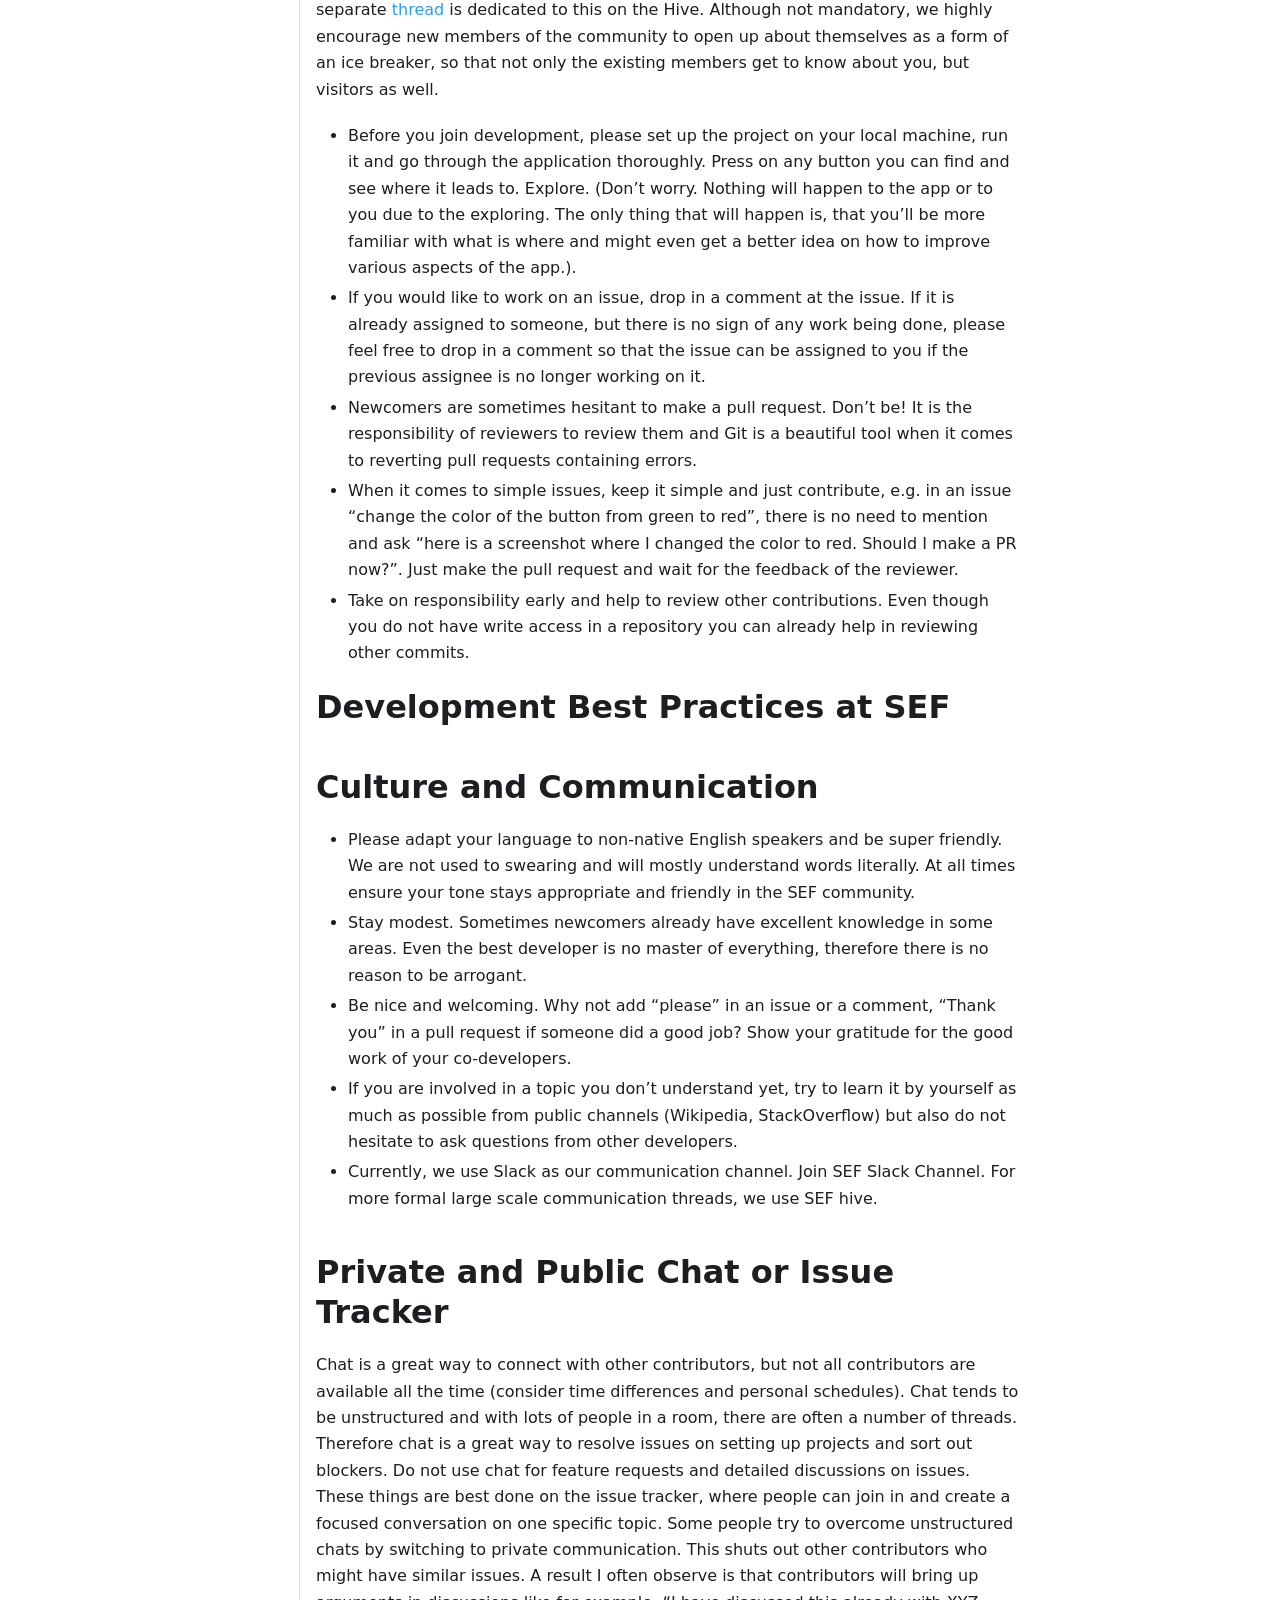
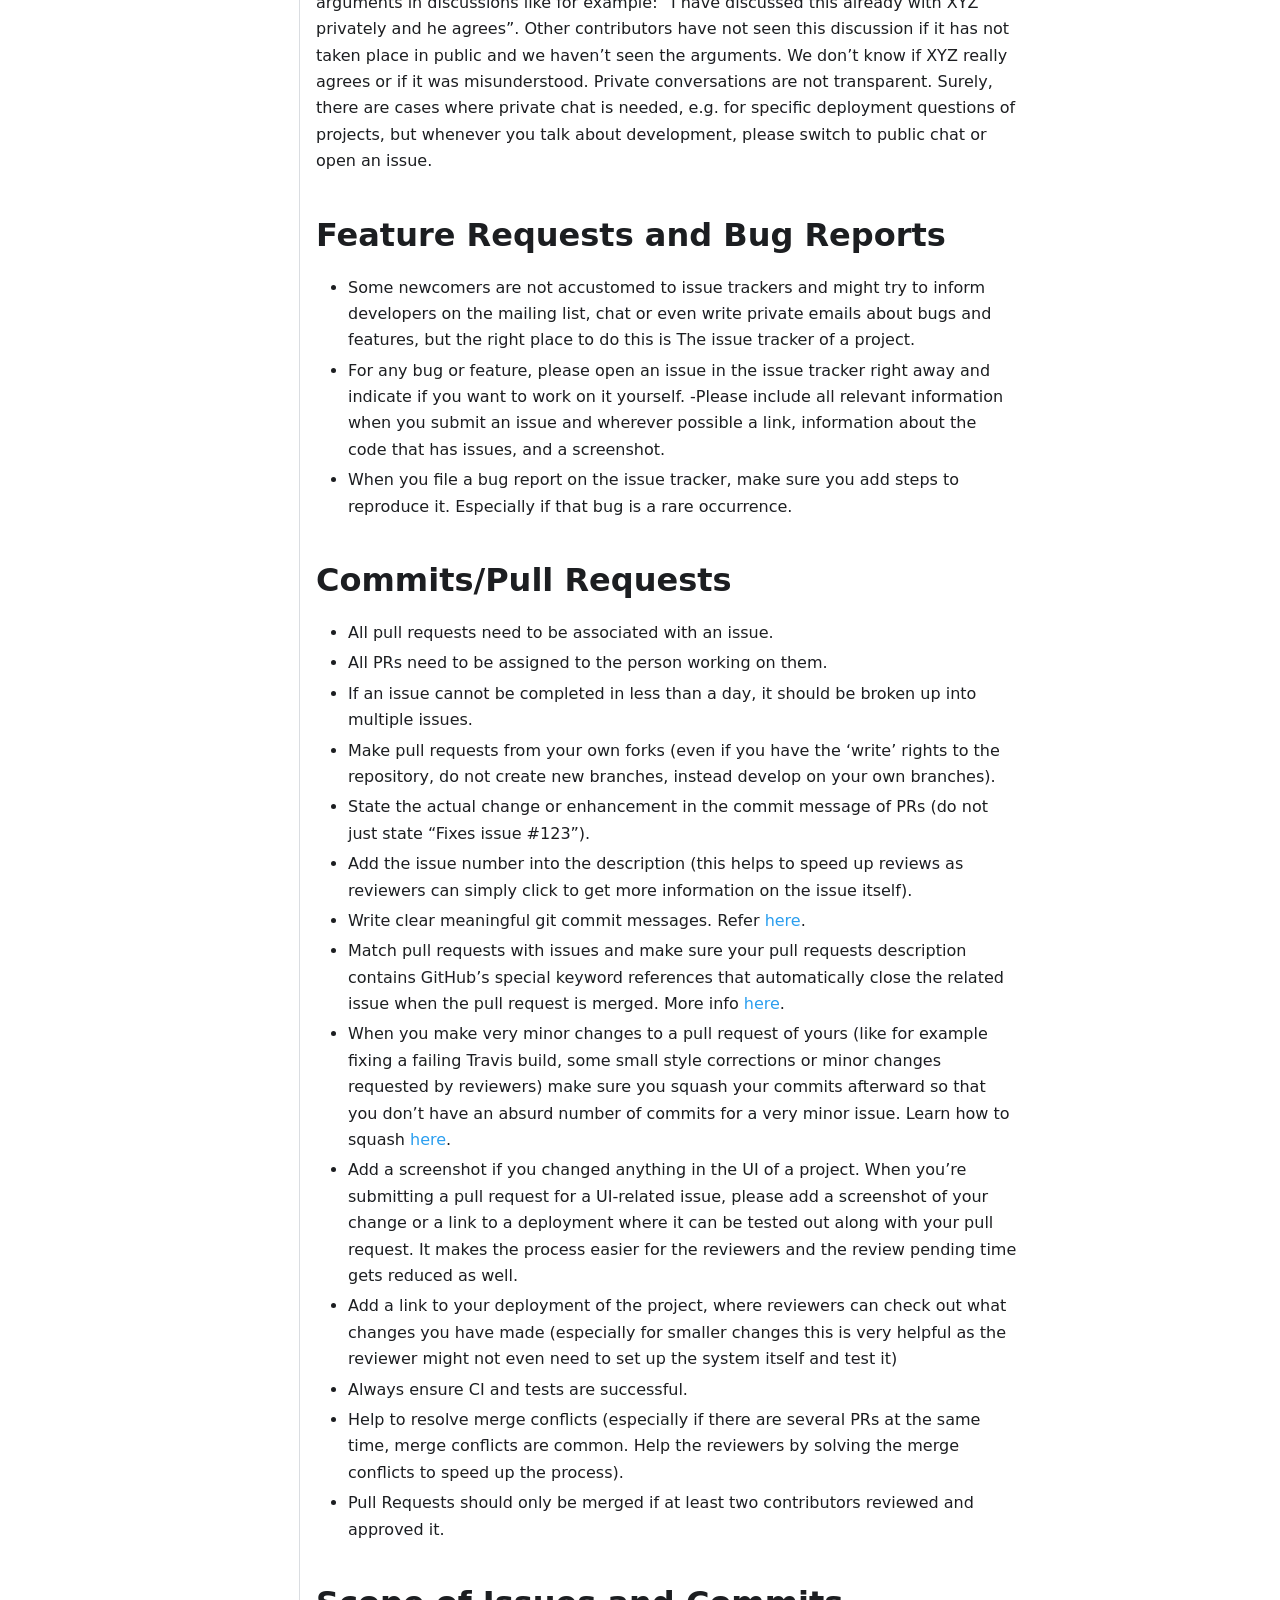
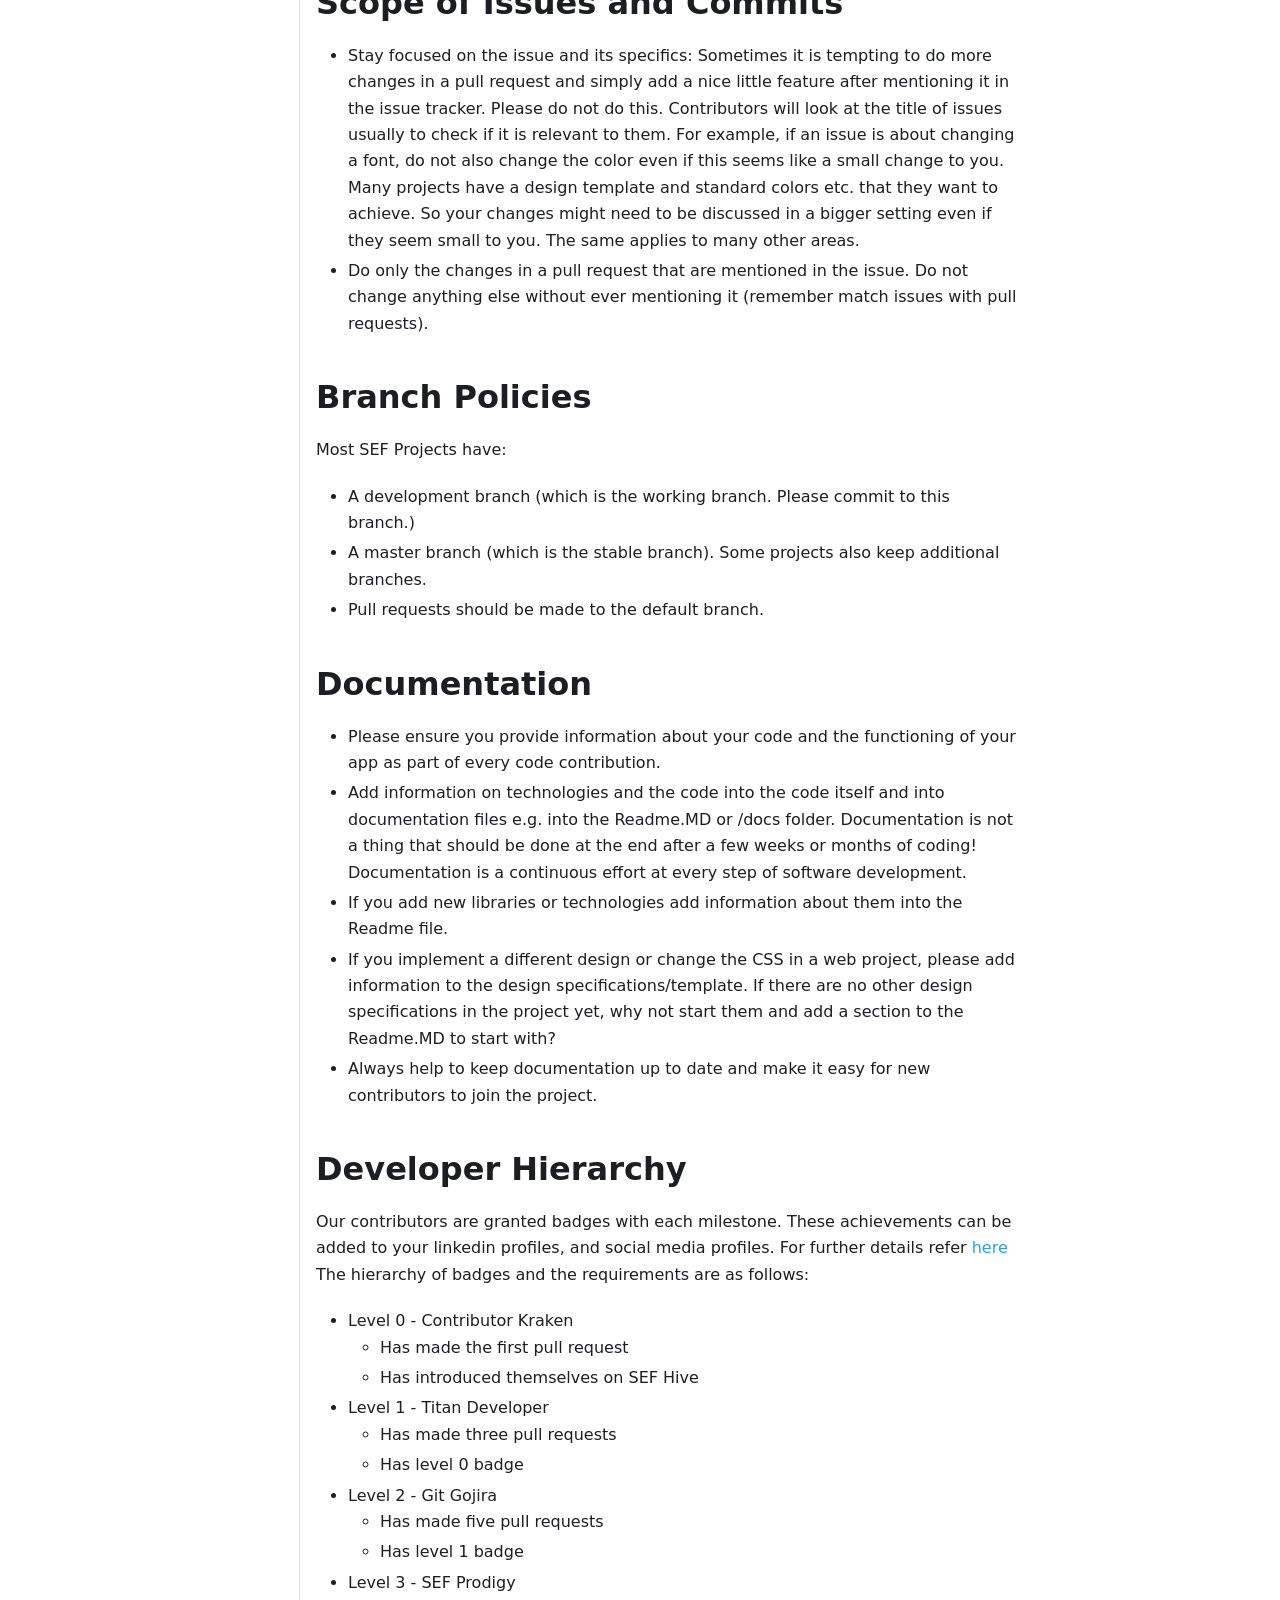
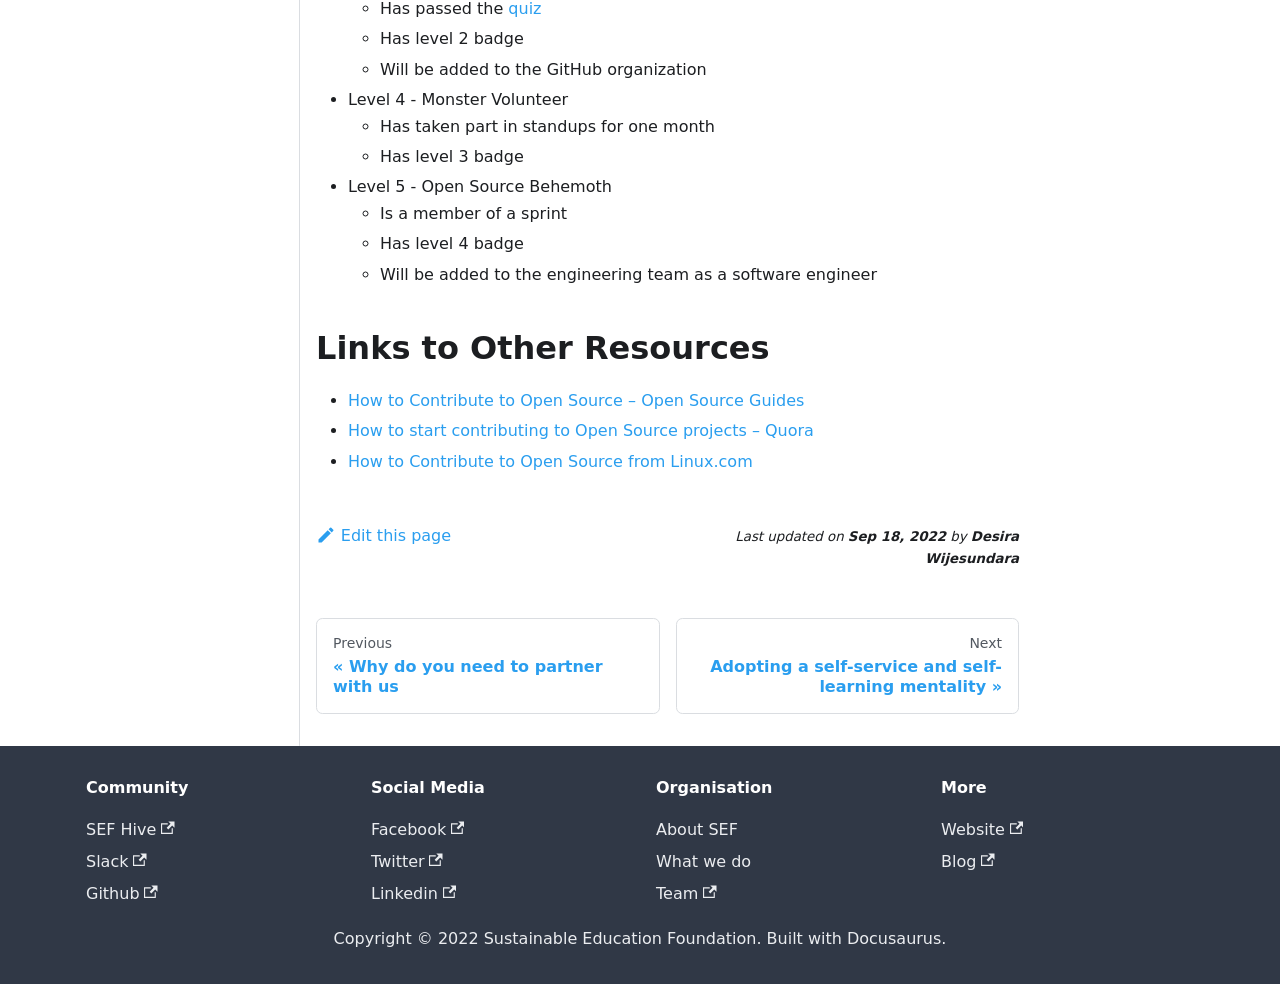
<file: organisation/engineering-team/index.html>
<!doctype html>
<html lang="en" dir="ltr" class="docs-wrapper docs-doc-page docs-version-current plugin-docs plugin-id-default docs-doc-id-organisation/engineering-team">
<head>
<meta charset="UTF-8">
<meta name="generator" content="Docusaurus v2.1.0">
<title data-rh="true">Engineering Team | SEF Handbook</title><meta data-rh="true" name="viewport" content="width=device-width,initial-scale=1"><meta data-rh="true" name="twitter:card" content="summary_large_image"><meta data-rh="true" property="og:url" content="https://handbook.sefglobal.org//organisation/engineering-team"><meta data-rh="true" name="docusaurus_locale" content="en"><meta data-rh="true" name="docsearch:language" content="en"><meta data-rh="true" name="docusaurus_version" content="current"><meta data-rh="true" name="docusaurus_tag" content="docs-default-current"><meta data-rh="true" name="docsearch:version" content="current"><meta data-rh="true" name="docsearch:docusaurus_tag" content="docs-default-current"><meta data-rh="true" property="og:title" content="Engineering Team | SEF Handbook"><meta data-rh="true" name="description" content="About us"><meta data-rh="true" property="og:description" content="About us"><link data-rh="true" rel="icon" href="/img/favicon.png"><link data-rh="true" rel="canonical" href="https://handbook.sefglobal.org//organisation/engineering-team"><link data-rh="true" rel="alternate" href="https://handbook.sefglobal.org//organisation/engineering-team" hreflang="en"><link data-rh="true" rel="alternate" href="https://handbook.sefglobal.org//organisation/engineering-team" hreflang="x-default"><link data-rh="true" rel="preconnect" href="https://05W0OBLFR3-dsn.algolia.net" crossorigin="anonymous"><link rel="search" type="application/opensearchdescription+xml" title="SEF Handbook" href="/opensearch.xml"><link rel="stylesheet" href="/assets/css/styles.d440fd9d.css">
<link rel="preload" href="/assets/js/runtime~main.f16a19a8.js" as="script">
<link rel="preload" href="/assets/js/main.cf2332cf.js" as="script">
</head>
<body class="navigation-with-keyboard">
<script>!function(){function t(t){document.documentElement.setAttribute("data-theme",t)}var e=function(){var t=null;try{t=localStorage.getItem("theme")}catch(t){}return t}();t(null!==e?e:"light")}()</script><div id="__docusaurus">
<div role="region" aria-label="theme.common.skipToMainContent"><a href="#" class="skipToContent_fXgn">Skip to main content</a></div><nav class="navbar navbar--fixed-top"><div class="navbar__inner"><div class="navbar__items"><button aria-label="Navigation bar toggle" class="navbar__toggle clean-btn" type="button" tabindex="0"><svg width="30" height="30" viewBox="0 0 30 30" aria-hidden="true"><path stroke="currentColor" stroke-linecap="round" stroke-miterlimit="10" stroke-width="2" d="M4 7h22M4 15h22M4 23h22"></path></svg></button><a class="navbar__brand" href="/"><div class="navbar__logo"><img src="/img/logo.png" alt="SEF Logo" class="themedImage_ToTc themedImage--light_HNdA"><img src="/img/logo.png" alt="SEF Logo" class="themedImage_ToTc themedImage--dark_i4oU"></div><b class="navbar__title text--truncate">SEF Handbook</b></a><a href="https://sef.discourse.group/" target="_blank" rel="noopener noreferrer" class="navbar__item navbar__link">Hive</a><a href="https://sefglobal.org/" target="_blank" rel="noopener noreferrer" class="navbar__item navbar__link">Website</a><a href="https://join.slack.com/t/sefheadquarters/shared_invite/zt-1ds9bjtli-ry~ggwf2kSJ_j5src89GBQ" target="_blank" rel="noopener noreferrer" class="navbar__item navbar__link">Slack</a></div><div class="navbar__items navbar__items--right"><a href="https://github.com/sef-global" target="_blank" rel="noopener noreferrer" class="navbar__item navbar__link header-github-link" aria-label="GitHub repository"></a><div class="toggle_vylO colorModeToggle_DEke"><button class="clean-btn toggleButton_gllP toggleButtonDisabled_aARS" type="button" disabled="" title="Switch between dark and light mode (currently light mode)" aria-label="Switch between dark and light mode (currently light mode)"><svg viewBox="0 0 24 24" width="24" height="24" class="lightToggleIcon_pyhR"><path fill="currentColor" d="M12,9c1.65,0,3,1.35,3,3s-1.35,3-3,3s-3-1.35-3-3S10.35,9,12,9 M12,7c-2.76,0-5,2.24-5,5s2.24,5,5,5s5-2.24,5-5 S14.76,7,12,7L12,7z M2,13l2,0c0.55,0,1-0.45,1-1s-0.45-1-1-1l-2,0c-0.55,0-1,0.45-1,1S1.45,13,2,13z M20,13l2,0c0.55,0,1-0.45,1-1 s-0.45-1-1-1l-2,0c-0.55,0-1,0.45-1,1S19.45,13,20,13z M11,2v2c0,0.55,0.45,1,1,1s1-0.45,1-1V2c0-0.55-0.45-1-1-1S11,1.45,11,2z M11,20v2c0,0.55,0.45,1,1,1s1-0.45,1-1v-2c0-0.55-0.45-1-1-1C11.45,19,11,19.45,11,20z M5.99,4.58c-0.39-0.39-1.03-0.39-1.41,0 c-0.39,0.39-0.39,1.03,0,1.41l1.06,1.06c0.39,0.39,1.03,0.39,1.41,0s0.39-1.03,0-1.41L5.99,4.58z M18.36,16.95 c-0.39-0.39-1.03-0.39-1.41,0c-0.39,0.39-0.39,1.03,0,1.41l1.06,1.06c0.39,0.39,1.03,0.39,1.41,0c0.39-0.39,0.39-1.03,0-1.41 L18.36,16.95z M19.42,5.99c0.39-0.39,0.39-1.03,0-1.41c-0.39-0.39-1.03-0.39-1.41,0l-1.06,1.06c-0.39,0.39-0.39,1.03,0,1.41 s1.03,0.39,1.41,0L19.42,5.99z M7.05,18.36c0.39-0.39,0.39-1.03,0-1.41c-0.39-0.39-1.03-0.39-1.41,0l-1.06,1.06 c-0.39,0.39-0.39,1.03,0,1.41s1.03,0.39,1.41,0L7.05,18.36z"></path></svg><svg viewBox="0 0 24 24" width="24" height="24" class="darkToggleIcon_wfgR"><path fill="currentColor" d="M9.37,5.51C9.19,6.15,9.1,6.82,9.1,7.5c0,4.08,3.32,7.4,7.4,7.4c0.68,0,1.35-0.09,1.99-0.27C17.45,17.19,14.93,19,12,19 c-3.86,0-7-3.14-7-7C5,9.07,6.81,6.55,9.37,5.51z M12,3c-4.97,0-9,4.03-9,9s4.03,9,9,9s9-4.03,9-9c0-0.46-0.04-0.92-0.1-1.36 c-0.98,1.37-2.58,2.26-4.4,2.26c-2.98,0-5.4-2.42-5.4-5.4c0-1.81,0.89-3.42,2.26-4.4C12.92,3.04,12.46,3,12,3L12,3z"></path></svg></button></div><div class="searchBox_ZlJk"><button type="button" class="DocSearch DocSearch-Button" aria-label="Search"><span class="DocSearch-Button-Container"><svg width="20" height="20" class="DocSearch-Search-Icon" viewBox="0 0 20 20"><path d="M14.386 14.386l4.0877 4.0877-4.0877-4.0877c-2.9418 2.9419-7.7115 2.9419-10.6533 0-2.9419-2.9418-2.9419-7.7115 0-10.6533 2.9418-2.9419 7.7115-2.9419 10.6533 0 2.9419 2.9418 2.9419 7.7115 0 10.6533z" stroke="currentColor" fill="none" fill-rule="evenodd" stroke-linecap="round" stroke-linejoin="round"></path></svg><span class="DocSearch-Button-Placeholder">Search</span></span><span class="DocSearch-Button-Keys"></span></button></div></div></div><div role="presentation" class="navbar-sidebar__backdrop"></div></nav><div class="main-wrapper mainWrapper_z2l0 docsWrapper_BCFX"><button aria-label="Scroll back to top" class="clean-btn theme-back-to-top-button backToTopButton_sjWU" type="button"></button><div class="docPage__5DB"><aside class="theme-doc-sidebar-container docSidebarContainer_b6E3"><div class="sidebar_njMd"><nav class="menu thin-scrollbar menu_SIkG"><ul class="theme-doc-sidebar-menu menu__list"><li class="theme-doc-sidebar-item-link theme-doc-sidebar-item-link-level-1 menu__list-item"><a class="menu__link" href="/">Introduction</a></li><li class="theme-doc-sidebar-item-category theme-doc-sidebar-item-category-level-1 menu__list-item"><div class="menu__list-item-collapsible"><a class="menu__link menu__link--sublist menu__link--sublist-caret menu__link--active" aria-expanded="true" href="/organisation/about">Organisation</a></div><ul style="display:block;overflow:visible;height:auto" class="menu__list"><li class="theme-doc-sidebar-item-link theme-doc-sidebar-item-link-level-2 menu__list-item"><a class="menu__link" tabindex="0" href="/organisation/about">About SEF</a></li><li class="theme-doc-sidebar-item-link theme-doc-sidebar-item-link-level-2 menu__list-item"><a class="menu__link" tabindex="0" href="/organisation/goals">Goals</a></li><li class="theme-doc-sidebar-item-link theme-doc-sidebar-item-link-level-2 menu__list-item"><a class="menu__link" tabindex="0" href="/organisation/what-we-do">What we do</a></li><li class="theme-doc-sidebar-item-link theme-doc-sidebar-item-link-level-2 menu__list-item"><a class="menu__link" tabindex="0" href="/organisation/beyond-2022">Beyond 2022</a></li><li class="theme-doc-sidebar-item-link theme-doc-sidebar-item-link-level-2 menu__list-item"><a class="menu__link" tabindex="0" href="/organisation/why-partner-with-us">Why do you need to partner with us</a></li><li class="theme-doc-sidebar-item-link theme-doc-sidebar-item-link-level-2 menu__list-item"><a class="menu__link menu__link--active" aria-current="page" tabindex="0" href="/organisation/engineering-team">Engineering Team</a></li><li class="theme-doc-sidebar-item-category theme-doc-sidebar-item-category-level-2 menu__list-item menu__list-item--collapsed"><div class="menu__list-item-collapsible"><a class="menu__link menu__link--sublist menu__link--sublist-caret" aria-expanded="false" tabindex="0" href="/organisation/culture/self-service">Culture</a></div></li><li class="theme-doc-sidebar-item-category theme-doc-sidebar-item-category-level-2 menu__list-item menu__list-item--collapsed"><div class="menu__list-item-collapsible"><a class="menu__link menu__link--sublist menu__link--sublist-caret" aria-expanded="false" tabindex="0" href="/organisation/handbook/usage">Handbook</a></div></li></ul></li></ul></nav></div></aside><main class="docMainContainer_gTbr"><div class="container padding-top--md padding-bottom--lg"><div class="row"><div class="col docItemCol_VOVn"><div class="docItemContainer_Djhp"><article><nav class="theme-doc-breadcrumbs breadcrumbsContainer_Z_bl" aria-label="Breadcrumbs"><ul class="breadcrumbs" itemscope="" itemtype="https://schema.org/BreadcrumbList"><li class="breadcrumbs__item"><a aria-label="Home page" class="breadcrumbs__link" href="/"><svg viewBox="0 0 24 24" class="breadcrumbHomeIcon_OVgt"><path d="M10 19v-5h4v5c0 .55.45 1 1 1h3c.55 0 1-.45 1-1v-7h1.7c.46 0 .68-.57.33-.87L12.67 3.6c-.38-.34-.96-.34-1.34 0l-8.36 7.53c-.34.3-.13.87.33.87H5v7c0 .55.45 1 1 1h3c.55 0 1-.45 1-1z" fill="currentColor"></path></svg></a></li><li class="breadcrumbs__item"><span class="breadcrumbs__link">Organisation</span><meta itemprop="position" content="1"></li><li itemscope="" itemprop="itemListElement" itemtype="https://schema.org/ListItem" class="breadcrumbs__item breadcrumbs__item--active"><span class="breadcrumbs__link" itemprop="name">Engineering Team</span><meta itemprop="position" content="2"></li></ul></nav><div class="tocCollapsible_ETCw theme-doc-toc-mobile tocMobile_ITEo"><button type="button" class="clean-btn tocCollapsibleButton_TO0P">On this page</button></div><div class="theme-doc-markdown markdown"><h1>Engineering Team</h1><h2 class="anchor anchorWithStickyNavbar_LWe7" id="about-us">About us<a class="hash-link" href="#about-us" title="Direct link to heading">​</a></h2><p>The engineering team, also known as the development team, is the backbone of this community. This team is saturated with
potent young talent who engage in various challenges when it comes to contribution. These contributions have helped shape
not only the community, but also the individuals who partake in the development cycle. Once you are part of the development
team, you will be subject to familiarization with cutting edge technology and the improvement of your attitude and general
practices in regard to being part of the corporate culture. Although the team is commonly known as the development team,
their tasks are not exclusive to the development phase. The construction of a new project heavily speaks for this, since
the team is responsible for the likes of designing the architecture, development, testing, maintenance and further.
The developers will always have something to take part of; whether it is a new feature, bug fix, or a new project in itself.
Whichever the case may be, the community is more than happy to add a new developer to the roster. </p><h2 class="anchor anchorWithStickyNavbar_LWe7" id="getting-started">Getting started<a class="hash-link" href="#getting-started" title="Direct link to heading">​</a></h2><p>Considering the frequency of volunteers pouring into this community, as well as the existing volunteers taking part in something
completely new, it was observed that the community was in dire need of a handbook. It would not only be beneficial for someone
looking to get started with their first contribution, but also to someone who has long forgotten how to officially send a
‘thank you’ message after merging a pull request. Following are a few prerequisites before you can be part of the community:</p><h3 class="anchor anchorWithStickyNavbar_LWe7" id="creating-a-github-account">Creating a GitHub account<a class="hash-link" href="#creating-a-github-account" title="Direct link to heading">​</a></h3><p>All our projects are version controlled using the Github platform, and if you’re someone looking to contribute, it is essential
for you to have a Github account of your own. What better to explain how to do that except for the official GitHub
<a href="https://docs.github.com/en/get-started/signing-up-for-github/signing-up-for-a-new-github-account" target="_blank" rel="noopener noreferrer">documentation</a> itself.</p><h3 class="anchor anchorWithStickyNavbar_LWe7" id="connecting-on-slack">Connecting on slack<a class="hash-link" href="#connecting-on-slack" title="Direct link to heading">​</a></h3><p>Slack has surely made communication in the corporate world better, and it has been no exception for our community as well.
Even Though we use hive for major topic discussions, Slack is used by us for quick communication where time is in consideration.
You can be part of the many group chats available, to raise questions and clear your doubts. Be part of the
<a href="https://sefheadquarters.slack.com/join/shared_invite/zt-1ds9bjtli-ry~ggwf2kSJ_j5src89GBQ#/shared-invite/email" target="_blank" rel="noopener noreferrer">workplace</a></p><h3 class="anchor anchorWithStickyNavbar_LWe7" id="creating-a-hive-account">Creating a hive account<a class="hash-link" href="#creating-a-hive-account" title="Direct link to heading">​</a></h3><p>Think of hive as a social platform, or a communication hub, which is exclusive for SEF members. We use this discourse group
for a plethora of endeavors like introducing ourselves to one another, starting discussions about new features, bug fixes,
and stand-ups, and even sharing memes. We got it all, and it is essential that you become part of this
<a href="https://sef.discourse.group/" target="_blank" rel="noopener noreferrer">platform</a>.</p><h3 class="anchor anchorWithStickyNavbar_LWe7" id="introduce-yourself">Introduce yourself<a class="hash-link" href="#introduce-yourself" title="Direct link to heading">​</a></h3><p>The aforementioned ‘introducing yourself&#x27; is a big part of our community, and a separate
<a href="https://sef.discourse.group/t/welcome-please-introduce-yourself/" target="_blank" rel="noopener noreferrer">thread</a> is dedicated to this on the Hive. Although not
mandatory, we highly encourage new members of the community to open up about themselves as a form of an ice breaker, so
that not only the existing members get to know about you, but visitors as well.</p><ul><li>Before you join development, please set up the project on your local machine, run it and go through the application thoroughly.
Press on any button you can find and see where it leads to. Explore. (Don’t worry. Nothing will happen to the app or to you
due to the exploring. The only thing that will happen is, that you’ll be more familiar with what is where and might even
get a better idea on how to improve various aspects of the app.).</li><li>If you would like to work on an issue, drop in a comment at the issue. If it is already assigned to someone, but there
is no sign of any work being done, please feel free to drop in a comment so that the issue can be assigned to you if the
previous assignee is no longer working on it.</li><li>Newcomers are sometimes hesitant to make a pull request. Don’t be! It is the responsibility of reviewers to review them
and Git is a beautiful tool when it comes to reverting pull requests containing errors.</li><li>When it comes to simple issues, keep it simple and just contribute, e.g. in an issue “change the color of the button from
green to red”, there is no need to mention and ask “here is a screenshot where I changed the color to red. Should I make a PR now?”.
Just make the pull request and wait for the feedback of the reviewer.</li><li>Take on responsibility early and help to review other contributions. Even though you do not have write access in a repository
you can already help in reviewing other commits.</li></ul><h1>Development Best Practices at SEF</h1><h2 class="anchor anchorWithStickyNavbar_LWe7" id="culture-and-communication">Culture and Communication<a class="hash-link" href="#culture-and-communication" title="Direct link to heading">​</a></h2><ul><li>Please adapt your language to non-native English speakers and be super friendly. We are not used to swearing and will
mostly understand words literally. At all times ensure your tone stays appropriate and friendly in the SEF community.</li><li>Stay modest. Sometimes newcomers already have excellent knowledge in some areas. Even the best developer is no master
of everything, therefore there is no reason to be arrogant.</li><li>Be nice and welcoming. Why not add “please” in an issue or a comment, “Thank you” in a pull request if someone did a
good job? Show your gratitude for the good work of your co-developers.</li><li>If you are involved in a topic you don’t understand yet, try to learn it by yourself as much as possible from public
channels (Wikipedia, StackOverflow) but also do not hesitate to ask questions from other developers.</li><li>Currently, we use Slack as our communication channel. Join SEF Slack Channel. For more formal large scale communication
threads, we use SEF hive.</li></ul><h2 class="anchor anchorWithStickyNavbar_LWe7" id="private-and-public-chat-or-issue-tracker">Private and Public Chat or Issue Tracker<a class="hash-link" href="#private-and-public-chat-or-issue-tracker" title="Direct link to heading">​</a></h2><p>Chat is a great way to connect with other contributors, but not all contributors are available all the time (consider time
differences and personal schedules). Chat tends to be unstructured and with lots of people in a room, there are often a
number of threads. Therefore chat is a great way to resolve issues on setting up projects and sort out blockers.
Do not use chat for feature requests and detailed discussions on issues. These things are best done on the issue tracker,
where people can join in and create a focused conversation on one specific topic.
Some people try to overcome unstructured chats by switching to private communication. This shuts out other contributors
who might have similar issues. A result I often observe is that contributors will bring up arguments in discussions like
for example: “I have discussed this already with XYZ privately and he agrees”. Other contributors have not seen this discussion
if it has not taken place in public and we haven’t seen the arguments. We don’t know if XYZ really agrees or if it was
misunderstood. Private conversations are not transparent. Surely, there are cases where private chat is needed, e.g. for
specific deployment questions of projects, but whenever you talk about development, please switch to public chat or open
an issue.</p><h2 class="anchor anchorWithStickyNavbar_LWe7" id="feature-requests-and-bug-reports">Feature Requests and Bug Reports<a class="hash-link" href="#feature-requests-and-bug-reports" title="Direct link to heading">​</a></h2><ul><li>Some newcomers are not accustomed to issue trackers and might try to inform developers on the mailing list, chat or even
write private emails about bugs and features, but the right place to do this is The issue tracker of a project.</li><li>For any bug or feature, please open an issue in the issue tracker right away and indicate if you want to work on it yourself.
-Please include all relevant information when you submit an issue and wherever possible a link, information about the code
that has issues, and a screenshot.</li><li>When you file a bug report on the issue tracker, make sure you add steps to reproduce it. Especially if that bug is a
rare occurrence.</li></ul><h2 class="anchor anchorWithStickyNavbar_LWe7" id="commitspull-requests">Commits/Pull Requests<a class="hash-link" href="#commitspull-requests" title="Direct link to heading">​</a></h2><ul><li>All pull requests need to be associated with an issue.</li><li>All PRs need to be assigned to the person working on them.</li><li>If an issue cannot be completed in less than a day, it should be broken up into multiple issues.</li><li>Make pull requests from your own forks (even if you have the ‘write’ rights to the repository, do not create new branches,
instead develop on your own branches).</li><li>State the actual change or enhancement in the commit message of PRs (do not just state “Fixes issue #123”).</li><li>Add the issue number into the description (this helps to speed up reviews as reviewers can simply click to get more
information on the issue itself).</li><li>Write clear meaningful git commit messages. Refer <a href="http://chris.beams.io/posts/git-commit/" target="_blank" rel="noopener noreferrer">here</a>.</li><li>Match pull requests with issues and make sure your pull requests description contains GitHub’s special keyword references
that automatically close the related issue when the pull request is merged. More info
<a href="https://github.com/blog/1506-closing-issues-via-pull-requests" target="_blank" rel="noopener noreferrer">here</a>.</li><li>When you make very minor changes to a pull request of yours (like for example fixing a failing Travis build, some small
style corrections or minor changes requested by reviewers) make sure you squash your commits afterward so that you don’t
have an absurd number of commits for a very minor issue. Learn how to squash <a href="https://davidwalsh.name/squash-commits-git" target="_blank" rel="noopener noreferrer">here</a>.</li><li>Add a screenshot if you changed anything in the UI of a project. When you’re submitting a pull request for a UI-related
issue, please add a screenshot of your change or a link to a deployment where it can be tested out along with your pull
request. It makes the process easier for the reviewers and the review pending time gets reduced as well.</li><li>Add a link to your deployment of the project, where reviewers can check out what changes you have made (especially for
smaller changes this is very helpful as the reviewer might not even need to set up the system itself and test it)</li><li>Always ensure CI and tests are successful.</li><li>Help to resolve merge conflicts (especially if there are several PRs at the same time, merge conflicts are common. Help
the reviewers by solving the merge conflicts to speed up the process).</li><li>Pull Requests should only be merged if at least two contributors reviewed and approved it.</li></ul><h2 class="anchor anchorWithStickyNavbar_LWe7" id="scope-of-issues-and-commits">Scope of Issues and Commits<a class="hash-link" href="#scope-of-issues-and-commits" title="Direct link to heading">​</a></h2><ul><li>Stay focused on the issue and its specifics: Sometimes it is tempting to do more changes in a pull request and simply
add a nice little feature after mentioning it in the issue tracker. Please do not do this. Contributors will look at the
title of issues usually to check if it is relevant to them. For example, if an issue is about changing a font, do not also
change the color even if this seems like a small change to you. Many projects have a design template and standard colors
etc. that they want to achieve. So your changes might need to be discussed in a bigger setting even if they seem small to
you. The same applies to many other areas.</li><li>Do only the changes in a pull request that are mentioned in the issue. Do not change anything else without ever
mentioning it (remember match issues with pull requests).</li></ul><h2 class="anchor anchorWithStickyNavbar_LWe7" id="branch-policies">Branch Policies<a class="hash-link" href="#branch-policies" title="Direct link to heading">​</a></h2><p>Most SEF Projects have:</p><ul><li>A development branch (which is the working branch. Please commit to this branch.)</li><li>A master branch (which is the stable branch). Some projects also keep additional branches.</li><li>Pull requests should be made to the default branch.</li></ul><h2 class="anchor anchorWithStickyNavbar_LWe7" id="documentation">Documentation<a class="hash-link" href="#documentation" title="Direct link to heading">​</a></h2><ul><li>Please ensure you provide information about your code and the functioning of your app as part of every code contribution.</li><li>Add information on technologies and the code into the code itself and into documentation files e.g. into the Readme.MD
or /docs folder. Documentation is not a thing that should be done at the end after a few weeks or months of coding!
Documentation is a continuous effort at every step of software development.</li><li>If you add new libraries or technologies add information about them into the Readme file.</li><li>If you implement a different design or change the CSS in a web project, please add information to the design
specifications/template. If there are no other design specifications in the project yet, why not start them and add a
section to the Readme.MD to start with?</li><li>Always help to keep documentation up to date and make it easy for new contributors to join the project.</li></ul><h2 class="anchor anchorWithStickyNavbar_LWe7" id="developer-hierarchy">Developer Hierarchy<a class="hash-link" href="#developer-hierarchy" title="Direct link to heading">​</a></h2><p>Our contributors are granted badges with each milestone. These achievements can be added to your linkedin profiles, and
social media profiles. For further details refer <a href="https://sef.discourse.group/t/granting-badges-to-developers/351" target="_blank" rel="noopener noreferrer">here</a>
The hierarchy of badges and the requirements are as follows:</p><ul><li>Level 0 - Contributor Kraken <ul><li>Has made the first pull request</li><li>Has introduced themselves on SEF Hive</li></ul></li><li>Level 1 - Titan Developer<ul><li>Has made three pull requests</li><li>Has level 0 badge</li></ul></li><li>Level 2 - Git Gojira<ul><li>Has made five pull requests</li><li>Has level 1 badge</li></ul></li><li>Level 3 - SEF Prodigy<ul><li>Has passed the <a href="https://forms.gle/sp8XESD6h5HdQJ5M9" target="_blank" rel="noopener noreferrer">quiz</a></li><li>Has level 2 badge</li><li>Will be added to the GitHub organization</li></ul></li><li>Level 4 - Monster Volunteer<ul><li>Has taken part in standups for one month</li><li>Has level 3 badge</li></ul></li><li>Level 5 - Open Source Behemoth<ul><li>Is a member of a sprint</li><li>Has level 4 badge</li><li>Will be added to the engineering team as a software engineer</li></ul></li></ul><h2 class="anchor anchorWithStickyNavbar_LWe7" id="links-to-other-resources">Links to Other Resources<a class="hash-link" href="#links-to-other-resources" title="Direct link to heading">​</a></h2><ul><li><a href="https://opensource.guide/how-to-contribute/" target="_blank" rel="noopener noreferrer">How to Contribute to Open Source – Open Source Guides</a></li><li><a href="https://www.quora.com/How-do-I-start-contributing-in-Open-Source-projects" target="_blank" rel="noopener noreferrer">How to start contributing to Open Source projects – Quora</a></li><li><a href="https://www.linux.com/news/how-contribute-open-source" target="_blank" rel="noopener noreferrer">How to Contribute to Open Source from Linux.com</a></li></ul></div><footer class="theme-doc-footer docusaurus-mt-lg"><div class="theme-doc-footer-edit-meta-row row"><div class="col"><a href="https://github.com/sef-global/sef-handbook/edit/main/docs/organisation/engineering-team.md" target="_blank" rel="noreferrer noopener" class="theme-edit-this-page"><svg fill="currentColor" height="20" width="20" viewBox="0 0 40 40" class="iconEdit_Z9Sw" aria-hidden="true"><g><path d="m34.5 11.7l-3 3.1-6.3-6.3 3.1-3q0.5-0.5 1.2-0.5t1.1 0.5l3.9 3.9q0.5 0.4 0.5 1.1t-0.5 1.2z m-29.5 17.1l18.4-18.5 6.3 6.3-18.4 18.4h-6.3v-6.2z"></path></g></svg>Edit this page</a></div><div class="col lastUpdated_vwxv"><span class="theme-last-updated">Last updated<!-- --> on <b><time datetime="2022-09-18T06:22:41.000Z">Sep 18, 2022</time></b> by <b>Desira Wijesundara</b></span></div></div></footer></article><nav class="pagination-nav docusaurus-mt-lg" aria-label="Docs pages navigation"><a class="pagination-nav__link pagination-nav__link--prev" href="/organisation/why-partner-with-us"><div class="pagination-nav__sublabel">Previous</div><div class="pagination-nav__label">Why do you need to partner with us</div></a><a class="pagination-nav__link pagination-nav__link--next" href="/organisation/culture/self-service"><div class="pagination-nav__sublabel">Next</div><div class="pagination-nav__label">Adopting a self-service and self-learning mentality</div></a></nav></div></div><div class="col col--3"><div class="tableOfContents_bqdL thin-scrollbar theme-doc-toc-desktop"><ul class="table-of-contents table-of-contents__left-border"><li><a href="#about-us" class="table-of-contents__link toc-highlight">About us</a></li><li><a href="#getting-started" class="table-of-contents__link toc-highlight">Getting started</a><ul><li><a href="#creating-a-github-account" class="table-of-contents__link toc-highlight">Creating a GitHub account</a></li><li><a href="#connecting-on-slack" class="table-of-contents__link toc-highlight">Connecting on slack</a></li><li><a href="#creating-a-hive-account" class="table-of-contents__link toc-highlight">Creating a hive account</a></li><li><a href="#introduce-yourself" class="table-of-contents__link toc-highlight">Introduce yourself</a></li></ul></li><li><a href="#culture-and-communication" class="table-of-contents__link toc-highlight">Culture and Communication</a></li><li><a href="#private-and-public-chat-or-issue-tracker" class="table-of-contents__link toc-highlight">Private and Public Chat or Issue Tracker</a></li><li><a href="#feature-requests-and-bug-reports" class="table-of-contents__link toc-highlight">Feature Requests and Bug Reports</a></li><li><a href="#commitspull-requests" class="table-of-contents__link toc-highlight">Commits/Pull Requests</a></li><li><a href="#scope-of-issues-and-commits" class="table-of-contents__link toc-highlight">Scope of Issues and Commits</a></li><li><a href="#branch-policies" class="table-of-contents__link toc-highlight">Branch Policies</a></li><li><a href="#documentation" class="table-of-contents__link toc-highlight">Documentation</a></li><li><a href="#developer-hierarchy" class="table-of-contents__link toc-highlight">Developer Hierarchy</a></li><li><a href="#links-to-other-resources" class="table-of-contents__link toc-highlight">Links to Other Resources</a></li></ul></div></div></div></div></main></div></div><footer class="footer footer--dark"><div class="container container-fluid"><div class="row footer__links"><div class="col footer__col"><div class="footer__title">Community</div><ul class="footer__items clean-list"><li class="footer__item"><a href="https://sef.discourse.group" target="_blank" rel="noopener noreferrer" class="footer__link-item">SEF Hive<svg width="13.5" height="13.5" aria-hidden="true" viewBox="0 0 24 24" class="iconExternalLink_nPIU"><path fill="currentColor" d="M21 13v10h-21v-19h12v2h-10v15h17v-8h2zm3-12h-10.988l4.035 4-6.977 7.07 2.828 2.828 6.977-7.07 4.125 4.172v-11z"></path></svg></a></li><li class="footer__item"><a href="https://sefheadquarters.slack.com" target="_blank" rel="noopener noreferrer" class="footer__link-item">Slack<svg width="13.5" height="13.5" aria-hidden="true" viewBox="0 0 24 24" class="iconExternalLink_nPIU"><path fill="currentColor" d="M21 13v10h-21v-19h12v2h-10v15h17v-8h2zm3-12h-10.988l4.035 4-6.977 7.07 2.828 2.828 6.977-7.07 4.125 4.172v-11z"></path></svg></a></li><li class="footer__item"><a href="https://github.com/sef-global" target="_blank" rel="noopener noreferrer" class="footer__link-item">Github<svg width="13.5" height="13.5" aria-hidden="true" viewBox="0 0 24 24" class="iconExternalLink_nPIU"><path fill="currentColor" d="M21 13v10h-21v-19h12v2h-10v15h17v-8h2zm3-12h-10.988l4.035 4-6.977 7.07 2.828 2.828 6.977-7.07 4.125 4.172v-11z"></path></svg></a></li></ul></div><div class="col footer__col"><div class="footer__title">Social Media</div><ul class="footer__items clean-list"><li class="footer__item"><a href="https://facebook.com/sustainableeducationfoundation" target="_blank" rel="noopener noreferrer" class="footer__link-item">Facebook<svg width="13.5" height="13.5" aria-hidden="true" viewBox="0 0 24 24" class="iconExternalLink_nPIU"><path fill="currentColor" d="M21 13v10h-21v-19h12v2h-10v15h17v-8h2zm3-12h-10.988l4.035 4-6.977 7.07 2.828 2.828 6.977-7.07 4.125 4.172v-11z"></path></svg></a></li><li class="footer__item"><a href="https://twitter.com/goasksef" target="_blank" rel="noopener noreferrer" class="footer__link-item">Twitter<svg width="13.5" height="13.5" aria-hidden="true" viewBox="0 0 24 24" class="iconExternalLink_nPIU"><path fill="currentColor" d="M21 13v10h-21v-19h12v2h-10v15h17v-8h2zm3-12h-10.988l4.035 4-6.977 7.07 2.828 2.828 6.977-7.07 4.125 4.172v-11z"></path></svg></a></li><li class="footer__item"><a href="https://lk.linkedin.com/company/sefglobal" target="_blank" rel="noopener noreferrer" class="footer__link-item">Linkedin<svg width="13.5" height="13.5" aria-hidden="true" viewBox="0 0 24 24" class="iconExternalLink_nPIU"><path fill="currentColor" d="M21 13v10h-21v-19h12v2h-10v15h17v-8h2zm3-12h-10.988l4.035 4-6.977 7.07 2.828 2.828 6.977-7.07 4.125 4.172v-11z"></path></svg></a></li></ul></div><div class="col footer__col"><div class="footer__title">Organisation</div><ul class="footer__items clean-list"><li class="footer__item"><a class="footer__link-item" href="/organisation/about">About SEF</a></li><li class="footer__item"><a class="footer__link-item" href="/organisation/what-we-do">What we do</a></li><li class="footer__item"><a href="https://sefglobal.org/team.html" target="_blank" rel="noopener noreferrer" class="footer__link-item">Team<svg width="13.5" height="13.5" aria-hidden="true" viewBox="0 0 24 24" class="iconExternalLink_nPIU"><path fill="currentColor" d="M21 13v10h-21v-19h12v2h-10v15h17v-8h2zm3-12h-10.988l4.035 4-6.977 7.07 2.828 2.828 6.977-7.07 4.125 4.172v-11z"></path></svg></a></li></ul></div><div class="col footer__col"><div class="footer__title">More</div><ul class="footer__items clean-list"><li class="footer__item"><a href="https://sefglobal.org/" target="_blank" rel="noopener noreferrer" class="footer__link-item">Website<svg width="13.5" height="13.5" aria-hidden="true" viewBox="0 0 24 24" class="iconExternalLink_nPIU"><path fill="currentColor" d="M21 13v10h-21v-19h12v2h-10v15h17v-8h2zm3-12h-10.988l4.035 4-6.977 7.07 2.828 2.828 6.977-7.07 4.125 4.172v-11z"></path></svg></a></li><li class="footer__item"><a href="https://sefglobal.medium.com/" target="_blank" rel="noopener noreferrer" class="footer__link-item">Blog<svg width="13.5" height="13.5" aria-hidden="true" viewBox="0 0 24 24" class="iconExternalLink_nPIU"><path fill="currentColor" d="M21 13v10h-21v-19h12v2h-10v15h17v-8h2zm3-12h-10.988l4.035 4-6.977 7.07 2.828 2.828 6.977-7.07 4.125 4.172v-11z"></path></svg></a></li></ul></div></div><div class="footer__bottom text--center"><div class="footer__copyright">Copyright © 2022 Sustainable Education Foundation. Built with Docusaurus.</div></div></div></footer></div>
<script src="/assets/js/runtime~main.f16a19a8.js"></script>
<script src="/assets/js/main.cf2332cf.js"></script>
</body>
</html>
</file>
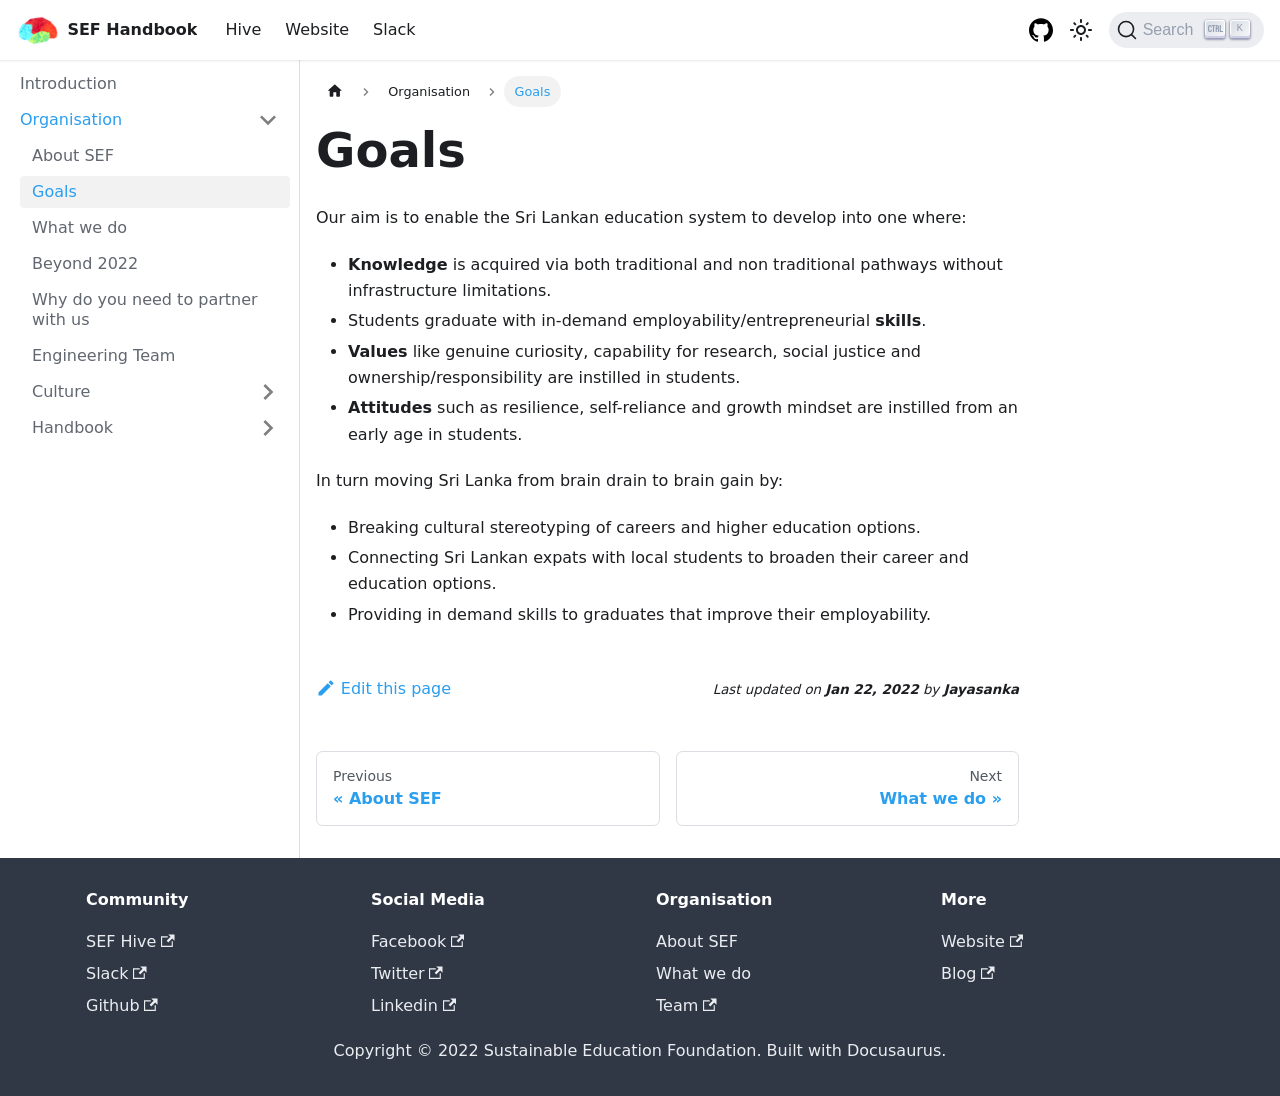
<file: organisation/goals/index.html>
<!doctype html>
<html lang="en" dir="ltr" class="docs-wrapper docs-doc-page docs-version-current plugin-docs plugin-id-default docs-doc-id-organisation/goals">
<head>
<meta charset="UTF-8">
<meta name="generator" content="Docusaurus v2.1.0">
<title data-rh="true">Goals | SEF Handbook</title><meta data-rh="true" name="viewport" content="width=device-width,initial-scale=1"><meta data-rh="true" name="twitter:card" content="summary_large_image"><meta data-rh="true" property="og:url" content="https://handbook.sefglobal.org//organisation/goals"><meta data-rh="true" name="docusaurus_locale" content="en"><meta data-rh="true" name="docsearch:language" content="en"><meta data-rh="true" name="docusaurus_version" content="current"><meta data-rh="true" name="docusaurus_tag" content="docs-default-current"><meta data-rh="true" name="docsearch:version" content="current"><meta data-rh="true" name="docsearch:docusaurus_tag" content="docs-default-current"><meta data-rh="true" property="og:title" content="Goals | SEF Handbook"><meta data-rh="true" name="description" content="Our aim is to enable the Sri Lankan education system to develop into one where:"><meta data-rh="true" property="og:description" content="Our aim is to enable the Sri Lankan education system to develop into one where:"><link data-rh="true" rel="icon" href="/img/favicon.png"><link data-rh="true" rel="canonical" href="https://handbook.sefglobal.org//organisation/goals"><link data-rh="true" rel="alternate" href="https://handbook.sefglobal.org//organisation/goals" hreflang="en"><link data-rh="true" rel="alternate" href="https://handbook.sefglobal.org//organisation/goals" hreflang="x-default"><link data-rh="true" rel="preconnect" href="https://05W0OBLFR3-dsn.algolia.net" crossorigin="anonymous"><link rel="search" type="application/opensearchdescription+xml" title="SEF Handbook" href="/opensearch.xml"><link rel="stylesheet" href="/assets/css/styles.d440fd9d.css">
<link rel="preload" href="/assets/js/runtime~main.f16a19a8.js" as="script">
<link rel="preload" href="/assets/js/main.cf2332cf.js" as="script">
</head>
<body class="navigation-with-keyboard">
<script>!function(){function t(t){document.documentElement.setAttribute("data-theme",t)}var e=function(){var t=null;try{t=localStorage.getItem("theme")}catch(t){}return t}();t(null!==e?e:"light")}()</script><div id="__docusaurus">
<div role="region" aria-label="theme.common.skipToMainContent"><a href="#" class="skipToContent_fXgn">Skip to main content</a></div><nav class="navbar navbar--fixed-top"><div class="navbar__inner"><div class="navbar__items"><button aria-label="Navigation bar toggle" class="navbar__toggle clean-btn" type="button" tabindex="0"><svg width="30" height="30" viewBox="0 0 30 30" aria-hidden="true"><path stroke="currentColor" stroke-linecap="round" stroke-miterlimit="10" stroke-width="2" d="M4 7h22M4 15h22M4 23h22"></path></svg></button><a class="navbar__brand" href="/"><div class="navbar__logo"><img src="/img/logo.png" alt="SEF Logo" class="themedImage_ToTc themedImage--light_HNdA"><img src="/img/logo.png" alt="SEF Logo" class="themedImage_ToTc themedImage--dark_i4oU"></div><b class="navbar__title text--truncate">SEF Handbook</b></a><a href="https://sef.discourse.group/" target="_blank" rel="noopener noreferrer" class="navbar__item navbar__link">Hive</a><a href="https://sefglobal.org/" target="_blank" rel="noopener noreferrer" class="navbar__item navbar__link">Website</a><a href="https://join.slack.com/t/sefheadquarters/shared_invite/zt-1ds9bjtli-ry~ggwf2kSJ_j5src89GBQ" target="_blank" rel="noopener noreferrer" class="navbar__item navbar__link">Slack</a></div><div class="navbar__items navbar__items--right"><a href="https://github.com/sef-global" target="_blank" rel="noopener noreferrer" class="navbar__item navbar__link header-github-link" aria-label="GitHub repository"></a><div class="toggle_vylO colorModeToggle_DEke"><button class="clean-btn toggleButton_gllP toggleButtonDisabled_aARS" type="button" disabled="" title="Switch between dark and light mode (currently light mode)" aria-label="Switch between dark and light mode (currently light mode)"><svg viewBox="0 0 24 24" width="24" height="24" class="lightToggleIcon_pyhR"><path fill="currentColor" d="M12,9c1.65,0,3,1.35,3,3s-1.35,3-3,3s-3-1.35-3-3S10.35,9,12,9 M12,7c-2.76,0-5,2.24-5,5s2.24,5,5,5s5-2.24,5-5 S14.76,7,12,7L12,7z M2,13l2,0c0.55,0,1-0.45,1-1s-0.45-1-1-1l-2,0c-0.55,0-1,0.45-1,1S1.45,13,2,13z M20,13l2,0c0.55,0,1-0.45,1-1 s-0.45-1-1-1l-2,0c-0.55,0-1,0.45-1,1S19.45,13,20,13z M11,2v2c0,0.55,0.45,1,1,1s1-0.45,1-1V2c0-0.55-0.45-1-1-1S11,1.45,11,2z M11,20v2c0,0.55,0.45,1,1,1s1-0.45,1-1v-2c0-0.55-0.45-1-1-1C11.45,19,11,19.45,11,20z M5.99,4.58c-0.39-0.39-1.03-0.39-1.41,0 c-0.39,0.39-0.39,1.03,0,1.41l1.06,1.06c0.39,0.39,1.03,0.39,1.41,0s0.39-1.03,0-1.41L5.99,4.58z M18.36,16.95 c-0.39-0.39-1.03-0.39-1.41,0c-0.39,0.39-0.39,1.03,0,1.41l1.06,1.06c0.39,0.39,1.03,0.39,1.41,0c0.39-0.39,0.39-1.03,0-1.41 L18.36,16.95z M19.42,5.99c0.39-0.39,0.39-1.03,0-1.41c-0.39-0.39-1.03-0.39-1.41,0l-1.06,1.06c-0.39,0.39-0.39,1.03,0,1.41 s1.03,0.39,1.41,0L19.42,5.99z M7.05,18.36c0.39-0.39,0.39-1.03,0-1.41c-0.39-0.39-1.03-0.39-1.41,0l-1.06,1.06 c-0.39,0.39-0.39,1.03,0,1.41s1.03,0.39,1.41,0L7.05,18.36z"></path></svg><svg viewBox="0 0 24 24" width="24" height="24" class="darkToggleIcon_wfgR"><path fill="currentColor" d="M9.37,5.51C9.19,6.15,9.1,6.82,9.1,7.5c0,4.08,3.32,7.4,7.4,7.4c0.68,0,1.35-0.09,1.99-0.27C17.45,17.19,14.93,19,12,19 c-3.86,0-7-3.14-7-7C5,9.07,6.81,6.55,9.37,5.51z M12,3c-4.97,0-9,4.03-9,9s4.03,9,9,9s9-4.03,9-9c0-0.46-0.04-0.92-0.1-1.36 c-0.98,1.37-2.58,2.26-4.4,2.26c-2.98,0-5.4-2.42-5.4-5.4c0-1.81,0.89-3.42,2.26-4.4C12.92,3.04,12.46,3,12,3L12,3z"></path></svg></button></div><div class="searchBox_ZlJk"><button type="button" class="DocSearch DocSearch-Button" aria-label="Search"><span class="DocSearch-Button-Container"><svg width="20" height="20" class="DocSearch-Search-Icon" viewBox="0 0 20 20"><path d="M14.386 14.386l4.0877 4.0877-4.0877-4.0877c-2.9418 2.9419-7.7115 2.9419-10.6533 0-2.9419-2.9418-2.9419-7.7115 0-10.6533 2.9418-2.9419 7.7115-2.9419 10.6533 0 2.9419 2.9418 2.9419 7.7115 0 10.6533z" stroke="currentColor" fill="none" fill-rule="evenodd" stroke-linecap="round" stroke-linejoin="round"></path></svg><span class="DocSearch-Button-Placeholder">Search</span></span><span class="DocSearch-Button-Keys"></span></button></div></div></div><div role="presentation" class="navbar-sidebar__backdrop"></div></nav><div class="main-wrapper mainWrapper_z2l0 docsWrapper_BCFX"><button aria-label="Scroll back to top" class="clean-btn theme-back-to-top-button backToTopButton_sjWU" type="button"></button><div class="docPage__5DB"><aside class="theme-doc-sidebar-container docSidebarContainer_b6E3"><div class="sidebar_njMd"><nav class="menu thin-scrollbar menu_SIkG"><ul class="theme-doc-sidebar-menu menu__list"><li class="theme-doc-sidebar-item-link theme-doc-sidebar-item-link-level-1 menu__list-item"><a class="menu__link" href="/">Introduction</a></li><li class="theme-doc-sidebar-item-category theme-doc-sidebar-item-category-level-1 menu__list-item"><div class="menu__list-item-collapsible"><a class="menu__link menu__link--sublist menu__link--sublist-caret menu__link--active" aria-expanded="true" href="/organisation/about">Organisation</a></div><ul style="display:block;overflow:visible;height:auto" class="menu__list"><li class="theme-doc-sidebar-item-link theme-doc-sidebar-item-link-level-2 menu__list-item"><a class="menu__link" tabindex="0" href="/organisation/about">About SEF</a></li><li class="theme-doc-sidebar-item-link theme-doc-sidebar-item-link-level-2 menu__list-item"><a class="menu__link menu__link--active" aria-current="page" tabindex="0" href="/organisation/goals">Goals</a></li><li class="theme-doc-sidebar-item-link theme-doc-sidebar-item-link-level-2 menu__list-item"><a class="menu__link" tabindex="0" href="/organisation/what-we-do">What we do</a></li><li class="theme-doc-sidebar-item-link theme-doc-sidebar-item-link-level-2 menu__list-item"><a class="menu__link" tabindex="0" href="/organisation/beyond-2022">Beyond 2022</a></li><li class="theme-doc-sidebar-item-link theme-doc-sidebar-item-link-level-2 menu__list-item"><a class="menu__link" tabindex="0" href="/organisation/why-partner-with-us">Why do you need to partner with us</a></li><li class="theme-doc-sidebar-item-link theme-doc-sidebar-item-link-level-2 menu__list-item"><a class="menu__link" tabindex="0" href="/organisation/engineering-team">Engineering Team</a></li><li class="theme-doc-sidebar-item-category theme-doc-sidebar-item-category-level-2 menu__list-item menu__list-item--collapsed"><div class="menu__list-item-collapsible"><a class="menu__link menu__link--sublist menu__link--sublist-caret" aria-expanded="false" tabindex="0" href="/organisation/culture/self-service">Culture</a></div></li><li class="theme-doc-sidebar-item-category theme-doc-sidebar-item-category-level-2 menu__list-item menu__list-item--collapsed"><div class="menu__list-item-collapsible"><a class="menu__link menu__link--sublist menu__link--sublist-caret" aria-expanded="false" tabindex="0" href="/organisation/handbook/usage">Handbook</a></div></li></ul></li></ul></nav></div></aside><main class="docMainContainer_gTbr"><div class="container padding-top--md padding-bottom--lg"><div class="row"><div class="col docItemCol_VOVn"><div class="docItemContainer_Djhp"><article><nav class="theme-doc-breadcrumbs breadcrumbsContainer_Z_bl" aria-label="Breadcrumbs"><ul class="breadcrumbs" itemscope="" itemtype="https://schema.org/BreadcrumbList"><li class="breadcrumbs__item"><a aria-label="Home page" class="breadcrumbs__link" href="/"><svg viewBox="0 0 24 24" class="breadcrumbHomeIcon_OVgt"><path d="M10 19v-5h4v5c0 .55.45 1 1 1h3c.55 0 1-.45 1-1v-7h1.7c.46 0 .68-.57.33-.87L12.67 3.6c-.38-.34-.96-.34-1.34 0l-8.36 7.53c-.34.3-.13.87.33.87H5v7c0 .55.45 1 1 1h3c.55 0 1-.45 1-1z" fill="currentColor"></path></svg></a></li><li class="breadcrumbs__item"><span class="breadcrumbs__link">Organisation</span><meta itemprop="position" content="1"></li><li itemscope="" itemprop="itemListElement" itemtype="https://schema.org/ListItem" class="breadcrumbs__item breadcrumbs__item--active"><span class="breadcrumbs__link" itemprop="name">Goals</span><meta itemprop="position" content="2"></li></ul></nav><div class="theme-doc-markdown markdown"><h1>Goals</h1><p>Our aim is to enable the Sri Lankan education system to develop into one where:</p><ul><li><strong>Knowledge</strong> is acquired via both traditional and non traditional pathways without infrastructure limitations.</li><li>Students graduate with in-demand employability/entrepreneurial <strong>skills</strong>.</li><li><strong>Values</strong> like genuine curiosity, capability for research, social justice and ownership/responsibility are instilled
in students.</li><li><strong>Attitudes</strong> such as resilience, self-reliance and growth mindset are instilled from an early age in students.</li></ul><p>In turn moving Sri Lanka from brain drain to brain gain by:</p><ul><li>Breaking cultural stereotyping of careers and higher education options.</li><li>Connecting Sri Lankan expats with local students to broaden their career and education options.</li><li>Providing in demand skills to graduates that improve their employability.</li></ul></div><footer class="theme-doc-footer docusaurus-mt-lg"><div class="theme-doc-footer-edit-meta-row row"><div class="col"><a href="https://github.com/sef-global/sef-handbook/edit/main/docs/organisation/goals.md" target="_blank" rel="noreferrer noopener" class="theme-edit-this-page"><svg fill="currentColor" height="20" width="20" viewBox="0 0 40 40" class="iconEdit_Z9Sw" aria-hidden="true"><g><path d="m34.5 11.7l-3 3.1-6.3-6.3 3.1-3q0.5-0.5 1.2-0.5t1.1 0.5l3.9 3.9q0.5 0.4 0.5 1.1t-0.5 1.2z m-29.5 17.1l18.4-18.5 6.3 6.3-18.4 18.4h-6.3v-6.2z"></path></g></svg>Edit this page</a></div><div class="col lastUpdated_vwxv"><span class="theme-last-updated">Last updated<!-- --> on <b><time datetime="2022-01-22T16:49:56.000Z">Jan 22, 2022</time></b> by <b>Jayasanka</b></span></div></div></footer></article><nav class="pagination-nav docusaurus-mt-lg" aria-label="Docs pages navigation"><a class="pagination-nav__link pagination-nav__link--prev" href="/organisation/about"><div class="pagination-nav__sublabel">Previous</div><div class="pagination-nav__label">About SEF</div></a><a class="pagination-nav__link pagination-nav__link--next" href="/organisation/what-we-do"><div class="pagination-nav__sublabel">Next</div><div class="pagination-nav__label">What we do</div></a></nav></div></div></div></div></main></div></div><footer class="footer footer--dark"><div class="container container-fluid"><div class="row footer__links"><div class="col footer__col"><div class="footer__title">Community</div><ul class="footer__items clean-list"><li class="footer__item"><a href="https://sef.discourse.group" target="_blank" rel="noopener noreferrer" class="footer__link-item">SEF Hive<svg width="13.5" height="13.5" aria-hidden="true" viewBox="0 0 24 24" class="iconExternalLink_nPIU"><path fill="currentColor" d="M21 13v10h-21v-19h12v2h-10v15h17v-8h2zm3-12h-10.988l4.035 4-6.977 7.07 2.828 2.828 6.977-7.07 4.125 4.172v-11z"></path></svg></a></li><li class="footer__item"><a href="https://sefheadquarters.slack.com" target="_blank" rel="noopener noreferrer" class="footer__link-item">Slack<svg width="13.5" height="13.5" aria-hidden="true" viewBox="0 0 24 24" class="iconExternalLink_nPIU"><path fill="currentColor" d="M21 13v10h-21v-19h12v2h-10v15h17v-8h2zm3-12h-10.988l4.035 4-6.977 7.07 2.828 2.828 6.977-7.07 4.125 4.172v-11z"></path></svg></a></li><li class="footer__item"><a href="https://github.com/sef-global" target="_blank" rel="noopener noreferrer" class="footer__link-item">Github<svg width="13.5" height="13.5" aria-hidden="true" viewBox="0 0 24 24" class="iconExternalLink_nPIU"><path fill="currentColor" d="M21 13v10h-21v-19h12v2h-10v15h17v-8h2zm3-12h-10.988l4.035 4-6.977 7.07 2.828 2.828 6.977-7.07 4.125 4.172v-11z"></path></svg></a></li></ul></div><div class="col footer__col"><div class="footer__title">Social Media</div><ul class="footer__items clean-list"><li class="footer__item"><a href="https://facebook.com/sustainableeducationfoundation" target="_blank" rel="noopener noreferrer" class="footer__link-item">Facebook<svg width="13.5" height="13.5" aria-hidden="true" viewBox="0 0 24 24" class="iconExternalLink_nPIU"><path fill="currentColor" d="M21 13v10h-21v-19h12v2h-10v15h17v-8h2zm3-12h-10.988l4.035 4-6.977 7.07 2.828 2.828 6.977-7.07 4.125 4.172v-11z"></path></svg></a></li><li class="footer__item"><a href="https://twitter.com/goasksef" target="_blank" rel="noopener noreferrer" class="footer__link-item">Twitter<svg width="13.5" height="13.5" aria-hidden="true" viewBox="0 0 24 24" class="iconExternalLink_nPIU"><path fill="currentColor" d="M21 13v10h-21v-19h12v2h-10v15h17v-8h2zm3-12h-10.988l4.035 4-6.977 7.07 2.828 2.828 6.977-7.07 4.125 4.172v-11z"></path></svg></a></li><li class="footer__item"><a href="https://lk.linkedin.com/company/sefglobal" target="_blank" rel="noopener noreferrer" class="footer__link-item">Linkedin<svg width="13.5" height="13.5" aria-hidden="true" viewBox="0 0 24 24" class="iconExternalLink_nPIU"><path fill="currentColor" d="M21 13v10h-21v-19h12v2h-10v15h17v-8h2zm3-12h-10.988l4.035 4-6.977 7.07 2.828 2.828 6.977-7.07 4.125 4.172v-11z"></path></svg></a></li></ul></div><div class="col footer__col"><div class="footer__title">Organisation</div><ul class="footer__items clean-list"><li class="footer__item"><a class="footer__link-item" href="/organisation/about">About SEF</a></li><li class="footer__item"><a class="footer__link-item" href="/organisation/what-we-do">What we do</a></li><li class="footer__item"><a href="https://sefglobal.org/team.html" target="_blank" rel="noopener noreferrer" class="footer__link-item">Team<svg width="13.5" height="13.5" aria-hidden="true" viewBox="0 0 24 24" class="iconExternalLink_nPIU"><path fill="currentColor" d="M21 13v10h-21v-19h12v2h-10v15h17v-8h2zm3-12h-10.988l4.035 4-6.977 7.07 2.828 2.828 6.977-7.07 4.125 4.172v-11z"></path></svg></a></li></ul></div><div class="col footer__col"><div class="footer__title">More</div><ul class="footer__items clean-list"><li class="footer__item"><a href="https://sefglobal.org/" target="_blank" rel="noopener noreferrer" class="footer__link-item">Website<svg width="13.5" height="13.5" aria-hidden="true" viewBox="0 0 24 24" class="iconExternalLink_nPIU"><path fill="currentColor" d="M21 13v10h-21v-19h12v2h-10v15h17v-8h2zm3-12h-10.988l4.035 4-6.977 7.07 2.828 2.828 6.977-7.07 4.125 4.172v-11z"></path></svg></a></li><li class="footer__item"><a href="https://sefglobal.medium.com/" target="_blank" rel="noopener noreferrer" class="footer__link-item">Blog<svg width="13.5" height="13.5" aria-hidden="true" viewBox="0 0 24 24" class="iconExternalLink_nPIU"><path fill="currentColor" d="M21 13v10h-21v-19h12v2h-10v15h17v-8h2zm3-12h-10.988l4.035 4-6.977 7.07 2.828 2.828 6.977-7.07 4.125 4.172v-11z"></path></svg></a></li></ul></div></div><div class="footer__bottom text--center"><div class="footer__copyright">Copyright © 2022 Sustainable Education Foundation. Built with Docusaurus.</div></div></div></footer></div>
<script src="/assets/js/runtime~main.f16a19a8.js"></script>
<script src="/assets/js/main.cf2332cf.js"></script>
</body>
</html>
</file>
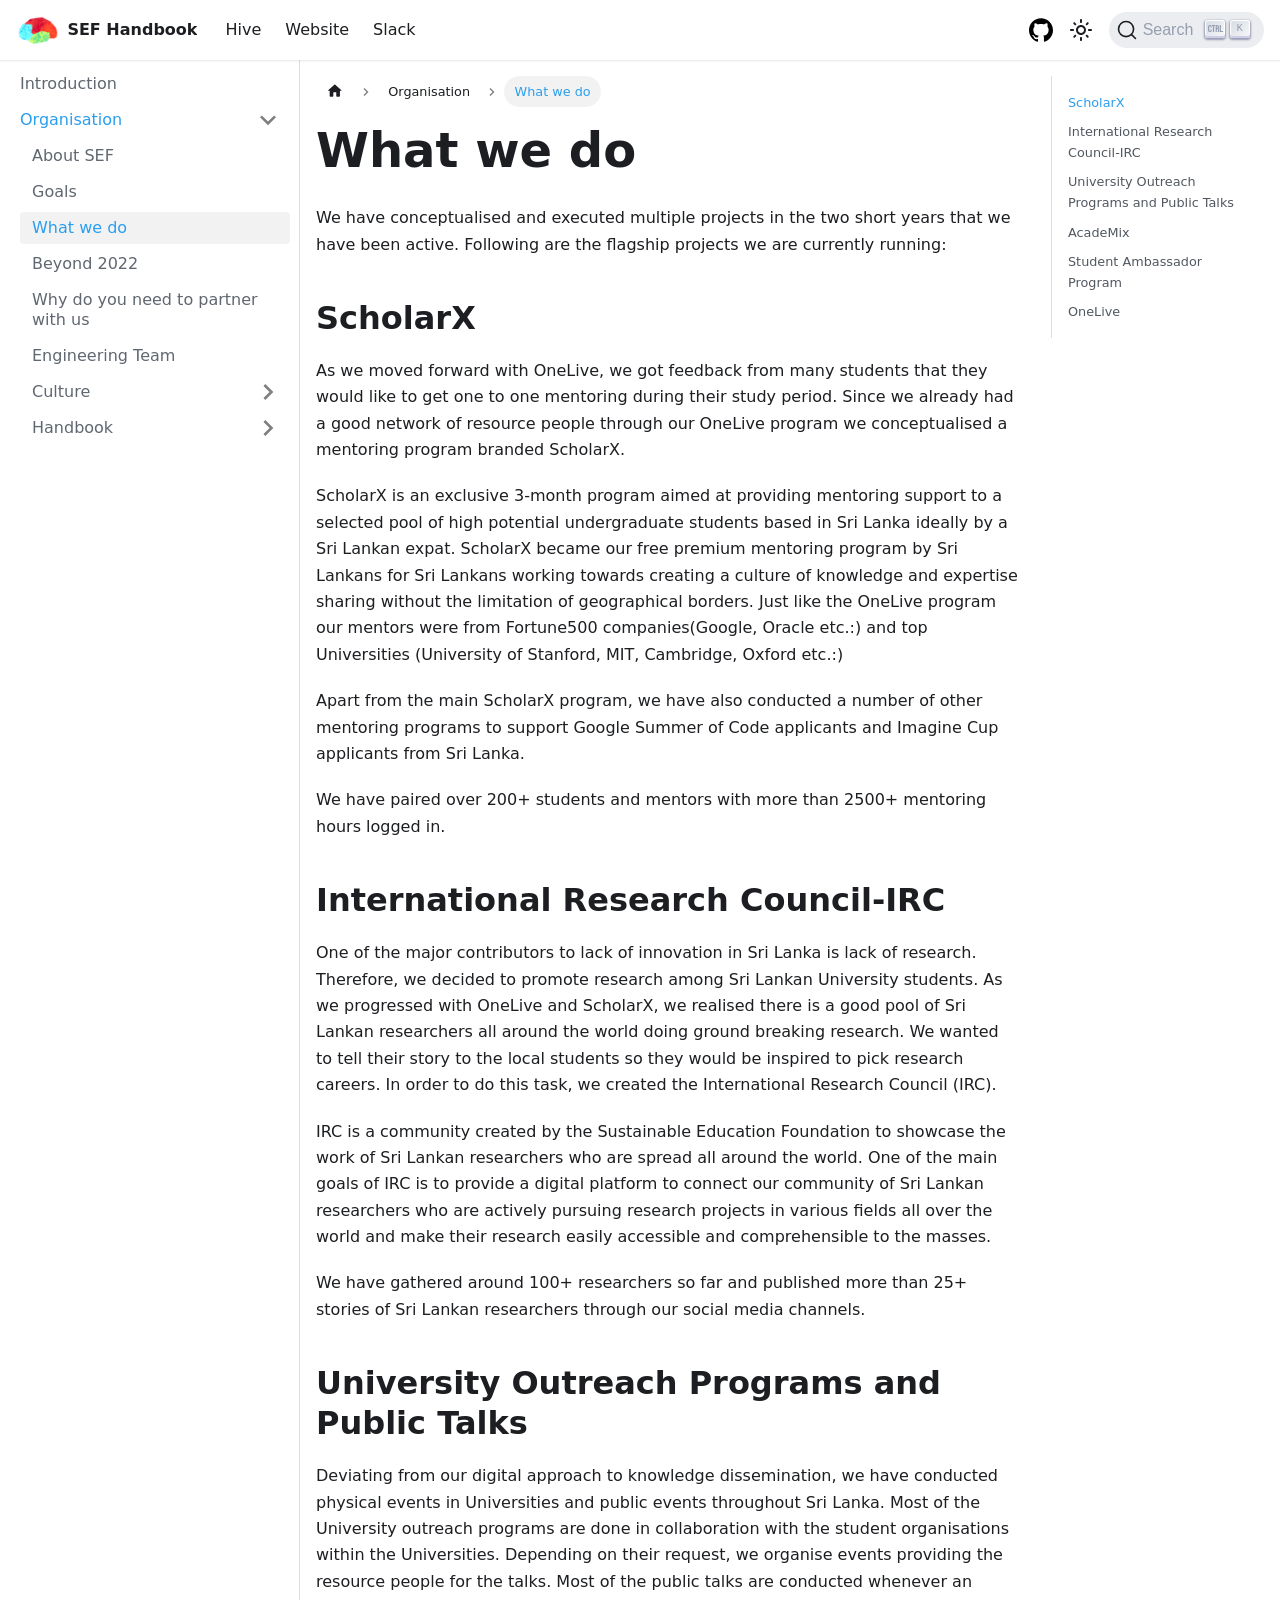
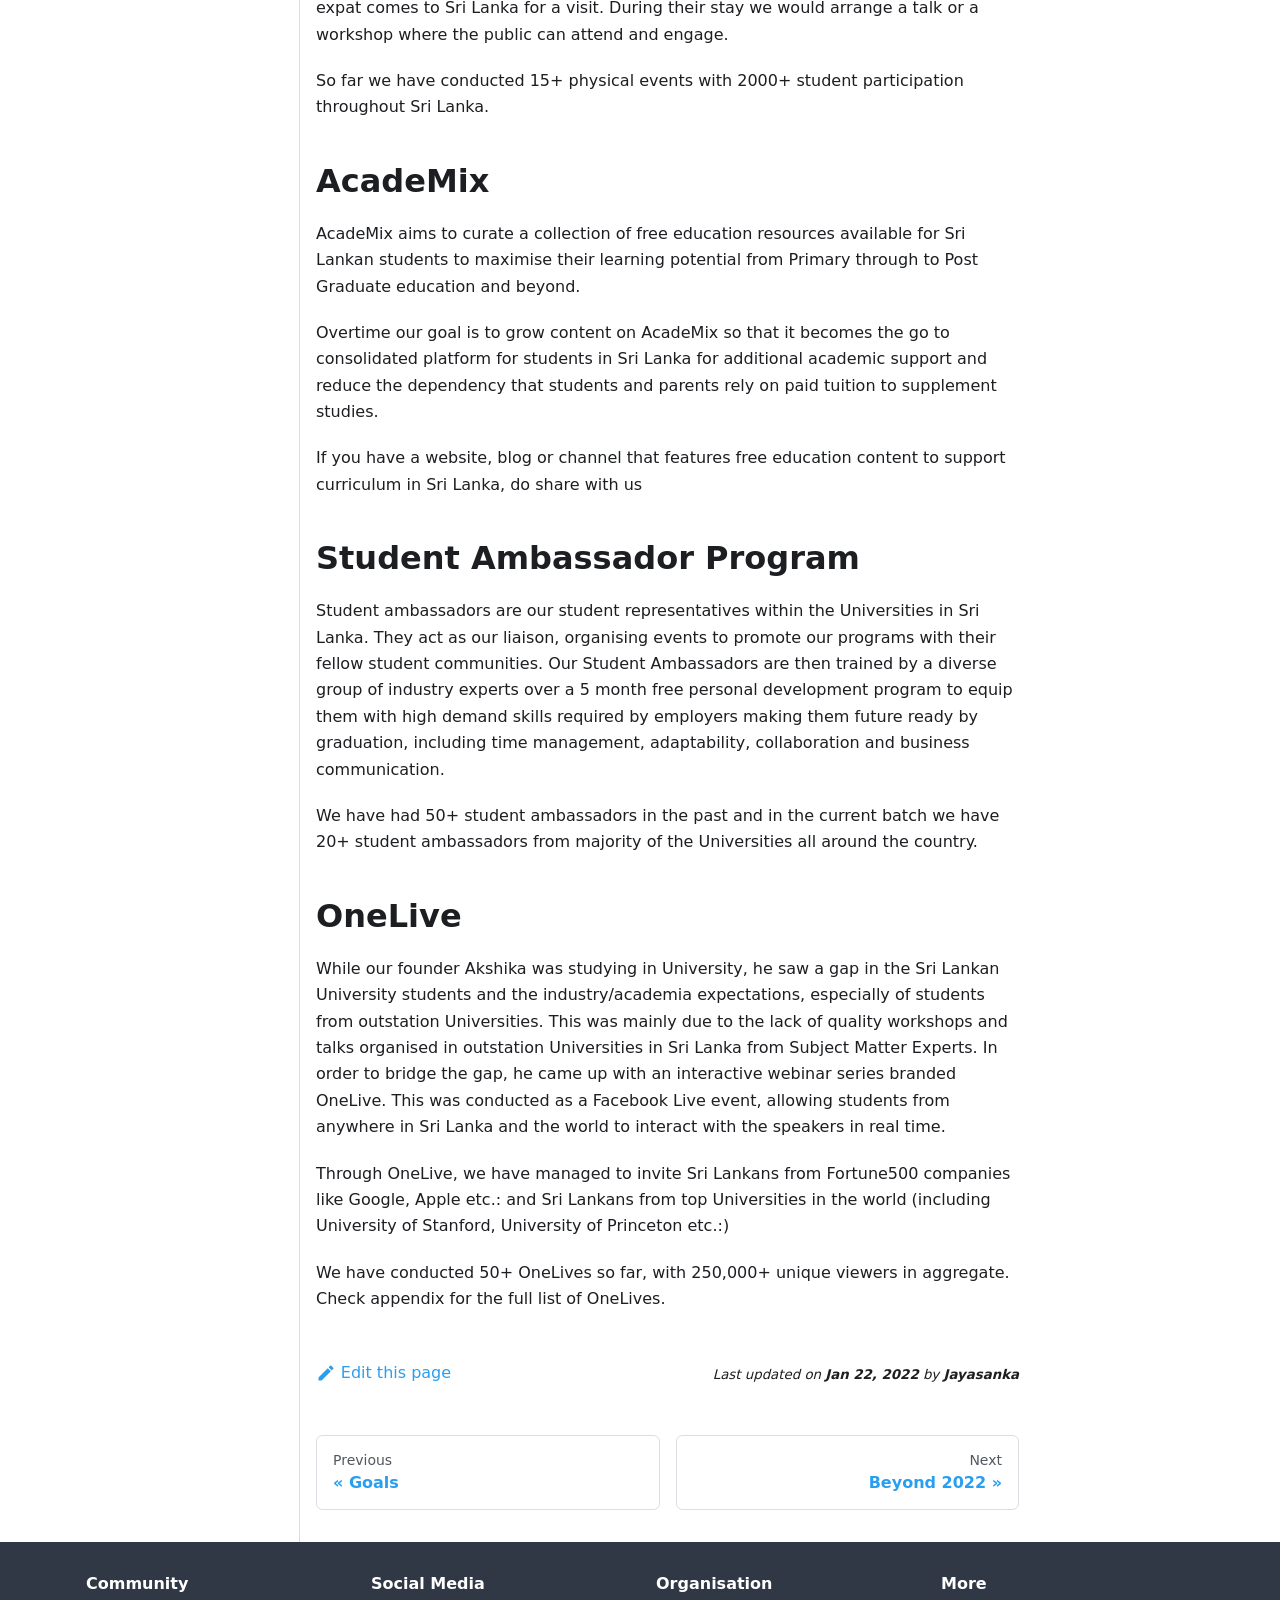
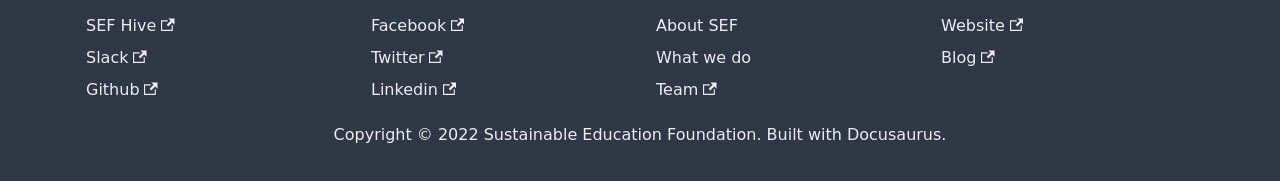
<file: organisation/what-we-do/index.html>
<!doctype html>
<html lang="en" dir="ltr" class="docs-wrapper docs-doc-page docs-version-current plugin-docs plugin-id-default docs-doc-id-organisation/what-we-do">
<head>
<meta charset="UTF-8">
<meta name="generator" content="Docusaurus v2.1.0">
<title data-rh="true">What we do | SEF Handbook</title><meta data-rh="true" name="viewport" content="width=device-width,initial-scale=1"><meta data-rh="true" name="twitter:card" content="summary_large_image"><meta data-rh="true" property="og:url" content="https://handbook.sefglobal.org//organisation/what-we-do"><meta data-rh="true" name="docusaurus_locale" content="en"><meta data-rh="true" name="docsearch:language" content="en"><meta data-rh="true" name="docusaurus_version" content="current"><meta data-rh="true" name="docusaurus_tag" content="docs-default-current"><meta data-rh="true" name="docsearch:version" content="current"><meta data-rh="true" name="docsearch:docusaurus_tag" content="docs-default-current"><meta data-rh="true" property="og:title" content="What we do | SEF Handbook"><meta data-rh="true" name="description" content="We have conceptualised and executed multiple projects in the two short years that we have been active. Following are the"><meta data-rh="true" property="og:description" content="We have conceptualised and executed multiple projects in the two short years that we have been active. Following are the"><link data-rh="true" rel="icon" href="/img/favicon.png"><link data-rh="true" rel="canonical" href="https://handbook.sefglobal.org//organisation/what-we-do"><link data-rh="true" rel="alternate" href="https://handbook.sefglobal.org//organisation/what-we-do" hreflang="en"><link data-rh="true" rel="alternate" href="https://handbook.sefglobal.org//organisation/what-we-do" hreflang="x-default"><link data-rh="true" rel="preconnect" href="https://05W0OBLFR3-dsn.algolia.net" crossorigin="anonymous"><link rel="search" type="application/opensearchdescription+xml" title="SEF Handbook" href="/opensearch.xml"><link rel="stylesheet" href="/assets/css/styles.d440fd9d.css">
<link rel="preload" href="/assets/js/runtime~main.f16a19a8.js" as="script">
<link rel="preload" href="/assets/js/main.cf2332cf.js" as="script">
</head>
<body class="navigation-with-keyboard">
<script>!function(){function t(t){document.documentElement.setAttribute("data-theme",t)}var e=function(){var t=null;try{t=localStorage.getItem("theme")}catch(t){}return t}();t(null!==e?e:"light")}()</script><div id="__docusaurus">
<div role="region" aria-label="theme.common.skipToMainContent"><a href="#" class="skipToContent_fXgn">Skip to main content</a></div><nav class="navbar navbar--fixed-top"><div class="navbar__inner"><div class="navbar__items"><button aria-label="Navigation bar toggle" class="navbar__toggle clean-btn" type="button" tabindex="0"><svg width="30" height="30" viewBox="0 0 30 30" aria-hidden="true"><path stroke="currentColor" stroke-linecap="round" stroke-miterlimit="10" stroke-width="2" d="M4 7h22M4 15h22M4 23h22"></path></svg></button><a class="navbar__brand" href="/"><div class="navbar__logo"><img src="/img/logo.png" alt="SEF Logo" class="themedImage_ToTc themedImage--light_HNdA"><img src="/img/logo.png" alt="SEF Logo" class="themedImage_ToTc themedImage--dark_i4oU"></div><b class="navbar__title text--truncate">SEF Handbook</b></a><a href="https://sef.discourse.group/" target="_blank" rel="noopener noreferrer" class="navbar__item navbar__link">Hive</a><a href="https://sefglobal.org/" target="_blank" rel="noopener noreferrer" class="navbar__item navbar__link">Website</a><a href="https://join.slack.com/t/sefheadquarters/shared_invite/zt-1ds9bjtli-ry~ggwf2kSJ_j5src89GBQ" target="_blank" rel="noopener noreferrer" class="navbar__item navbar__link">Slack</a></div><div class="navbar__items navbar__items--right"><a href="https://github.com/sef-global" target="_blank" rel="noopener noreferrer" class="navbar__item navbar__link header-github-link" aria-label="GitHub repository"></a><div class="toggle_vylO colorModeToggle_DEke"><button class="clean-btn toggleButton_gllP toggleButtonDisabled_aARS" type="button" disabled="" title="Switch between dark and light mode (currently light mode)" aria-label="Switch between dark and light mode (currently light mode)"><svg viewBox="0 0 24 24" width="24" height="24" class="lightToggleIcon_pyhR"><path fill="currentColor" d="M12,9c1.65,0,3,1.35,3,3s-1.35,3-3,3s-3-1.35-3-3S10.35,9,12,9 M12,7c-2.76,0-5,2.24-5,5s2.24,5,5,5s5-2.24,5-5 S14.76,7,12,7L12,7z M2,13l2,0c0.55,0,1-0.45,1-1s-0.45-1-1-1l-2,0c-0.55,0-1,0.45-1,1S1.45,13,2,13z M20,13l2,0c0.55,0,1-0.45,1-1 s-0.45-1-1-1l-2,0c-0.55,0-1,0.45-1,1S19.45,13,20,13z M11,2v2c0,0.55,0.45,1,1,1s1-0.45,1-1V2c0-0.55-0.45-1-1-1S11,1.45,11,2z M11,20v2c0,0.55,0.45,1,1,1s1-0.45,1-1v-2c0-0.55-0.45-1-1-1C11.45,19,11,19.45,11,20z M5.99,4.58c-0.39-0.39-1.03-0.39-1.41,0 c-0.39,0.39-0.39,1.03,0,1.41l1.06,1.06c0.39,0.39,1.03,0.39,1.41,0s0.39-1.03,0-1.41L5.99,4.58z M18.36,16.95 c-0.39-0.39-1.03-0.39-1.41,0c-0.39,0.39-0.39,1.03,0,1.41l1.06,1.06c0.39,0.39,1.03,0.39,1.41,0c0.39-0.39,0.39-1.03,0-1.41 L18.36,16.95z M19.42,5.99c0.39-0.39,0.39-1.03,0-1.41c-0.39-0.39-1.03-0.39-1.41,0l-1.06,1.06c-0.39,0.39-0.39,1.03,0,1.41 s1.03,0.39,1.41,0L19.42,5.99z M7.05,18.36c0.39-0.39,0.39-1.03,0-1.41c-0.39-0.39-1.03-0.39-1.41,0l-1.06,1.06 c-0.39,0.39-0.39,1.03,0,1.41s1.03,0.39,1.41,0L7.05,18.36z"></path></svg><svg viewBox="0 0 24 24" width="24" height="24" class="darkToggleIcon_wfgR"><path fill="currentColor" d="M9.37,5.51C9.19,6.15,9.1,6.82,9.1,7.5c0,4.08,3.32,7.4,7.4,7.4c0.68,0,1.35-0.09,1.99-0.27C17.45,17.19,14.93,19,12,19 c-3.86,0-7-3.14-7-7C5,9.07,6.81,6.55,9.37,5.51z M12,3c-4.97,0-9,4.03-9,9s4.03,9,9,9s9-4.03,9-9c0-0.46-0.04-0.92-0.1-1.36 c-0.98,1.37-2.58,2.26-4.4,2.26c-2.98,0-5.4-2.42-5.4-5.4c0-1.81,0.89-3.42,2.26-4.4C12.92,3.04,12.46,3,12,3L12,3z"></path></svg></button></div><div class="searchBox_ZlJk"><button type="button" class="DocSearch DocSearch-Button" aria-label="Search"><span class="DocSearch-Button-Container"><svg width="20" height="20" class="DocSearch-Search-Icon" viewBox="0 0 20 20"><path d="M14.386 14.386l4.0877 4.0877-4.0877-4.0877c-2.9418 2.9419-7.7115 2.9419-10.6533 0-2.9419-2.9418-2.9419-7.7115 0-10.6533 2.9418-2.9419 7.7115-2.9419 10.6533 0 2.9419 2.9418 2.9419 7.7115 0 10.6533z" stroke="currentColor" fill="none" fill-rule="evenodd" stroke-linecap="round" stroke-linejoin="round"></path></svg><span class="DocSearch-Button-Placeholder">Search</span></span><span class="DocSearch-Button-Keys"></span></button></div></div></div><div role="presentation" class="navbar-sidebar__backdrop"></div></nav><div class="main-wrapper mainWrapper_z2l0 docsWrapper_BCFX"><button aria-label="Scroll back to top" class="clean-btn theme-back-to-top-button backToTopButton_sjWU" type="button"></button><div class="docPage__5DB"><aside class="theme-doc-sidebar-container docSidebarContainer_b6E3"><div class="sidebar_njMd"><nav class="menu thin-scrollbar menu_SIkG"><ul class="theme-doc-sidebar-menu menu__list"><li class="theme-doc-sidebar-item-link theme-doc-sidebar-item-link-level-1 menu__list-item"><a class="menu__link" href="/">Introduction</a></li><li class="theme-doc-sidebar-item-category theme-doc-sidebar-item-category-level-1 menu__list-item"><div class="menu__list-item-collapsible"><a class="menu__link menu__link--sublist menu__link--sublist-caret menu__link--active" aria-expanded="true" href="/organisation/about">Organisation</a></div><ul style="display:block;overflow:visible;height:auto" class="menu__list"><li class="theme-doc-sidebar-item-link theme-doc-sidebar-item-link-level-2 menu__list-item"><a class="menu__link" tabindex="0" href="/organisation/about">About SEF</a></li><li class="theme-doc-sidebar-item-link theme-doc-sidebar-item-link-level-2 menu__list-item"><a class="menu__link" tabindex="0" href="/organisation/goals">Goals</a></li><li class="theme-doc-sidebar-item-link theme-doc-sidebar-item-link-level-2 menu__list-item"><a class="menu__link menu__link--active" aria-current="page" tabindex="0" href="/organisation/what-we-do">What we do</a></li><li class="theme-doc-sidebar-item-link theme-doc-sidebar-item-link-level-2 menu__list-item"><a class="menu__link" tabindex="0" href="/organisation/beyond-2022">Beyond 2022</a></li><li class="theme-doc-sidebar-item-link theme-doc-sidebar-item-link-level-2 menu__list-item"><a class="menu__link" tabindex="0" href="/organisation/why-partner-with-us">Why do you need to partner with us</a></li><li class="theme-doc-sidebar-item-link theme-doc-sidebar-item-link-level-2 menu__list-item"><a class="menu__link" tabindex="0" href="/organisation/engineering-team">Engineering Team</a></li><li class="theme-doc-sidebar-item-category theme-doc-sidebar-item-category-level-2 menu__list-item menu__list-item--collapsed"><div class="menu__list-item-collapsible"><a class="menu__link menu__link--sublist menu__link--sublist-caret" aria-expanded="false" tabindex="0" href="/organisation/culture/self-service">Culture</a></div></li><li class="theme-doc-sidebar-item-category theme-doc-sidebar-item-category-level-2 menu__list-item menu__list-item--collapsed"><div class="menu__list-item-collapsible"><a class="menu__link menu__link--sublist menu__link--sublist-caret" aria-expanded="false" tabindex="0" href="/organisation/handbook/usage">Handbook</a></div></li></ul></li></ul></nav></div></aside><main class="docMainContainer_gTbr"><div class="container padding-top--md padding-bottom--lg"><div class="row"><div class="col docItemCol_VOVn"><div class="docItemContainer_Djhp"><article><nav class="theme-doc-breadcrumbs breadcrumbsContainer_Z_bl" aria-label="Breadcrumbs"><ul class="breadcrumbs" itemscope="" itemtype="https://schema.org/BreadcrumbList"><li class="breadcrumbs__item"><a aria-label="Home page" class="breadcrumbs__link" href="/"><svg viewBox="0 0 24 24" class="breadcrumbHomeIcon_OVgt"><path d="M10 19v-5h4v5c0 .55.45 1 1 1h3c.55 0 1-.45 1-1v-7h1.7c.46 0 .68-.57.33-.87L12.67 3.6c-.38-.34-.96-.34-1.34 0l-8.36 7.53c-.34.3-.13.87.33.87H5v7c0 .55.45 1 1 1h3c.55 0 1-.45 1-1z" fill="currentColor"></path></svg></a></li><li class="breadcrumbs__item"><span class="breadcrumbs__link">Organisation</span><meta itemprop="position" content="1"></li><li itemscope="" itemprop="itemListElement" itemtype="https://schema.org/ListItem" class="breadcrumbs__item breadcrumbs__item--active"><span class="breadcrumbs__link" itemprop="name">What we do</span><meta itemprop="position" content="2"></li></ul></nav><div class="tocCollapsible_ETCw theme-doc-toc-mobile tocMobile_ITEo"><button type="button" class="clean-btn tocCollapsibleButton_TO0P">On this page</button></div><div class="theme-doc-markdown markdown"><h1>What we do</h1><p>We have conceptualised and executed multiple projects in the two short years that we have been active. Following are the
flagship projects we are currently running:</p><h2 class="anchor anchorWithStickyNavbar_LWe7" id="scholarx">ScholarX<a class="hash-link" href="#scholarx" title="Direct link to heading">​</a></h2><p>As we moved forward with OneLive, we got feedback from many students that they would like to get one to one mentoring
during their study period. Since we already had a good network of resource people through our OneLive program we
conceptualised a mentoring program branded ScholarX.</p><p>ScholarX is an exclusive 3-month program aimed at providing mentoring support to a selected pool of high potential
undergraduate students based in Sri Lanka ideally by a Sri Lankan expat. ScholarX became our free premium mentoring
program by Sri Lankans for Sri Lankans working towards creating a culture of knowledge and expertise sharing without the
limitation of geographical borders. Just like the OneLive program our mentors were from Fortune500 companies(Google,
Oracle etc.:) and top Universities (University of Stanford, MIT, Cambridge, Oxford etc.:)</p><p>Apart from the main ScholarX program, we have also conducted a number of other mentoring programs to support Google
Summer of Code applicants and Imagine Cup applicants from Sri Lanka.</p><p>We have paired over 200+ students and mentors with more than 2500+ mentoring hours logged in.</p><h2 class="anchor anchorWithStickyNavbar_LWe7" id="international-research-council-irc">International Research Council-IRC<a class="hash-link" href="#international-research-council-irc" title="Direct link to heading">​</a></h2><p>One of the major contributors to lack of innovation in Sri Lanka is lack of research. Therefore, we decided to promote
research among Sri Lankan University students. As we progressed with OneLive and ScholarX, we realised there is a good
pool of Sri Lankan researchers all around the world doing ground breaking research. We wanted to tell their story to the
local students so they would be inspired to pick research careers. In order to do this task, we created the
International Research Council (IRC).</p><p>IRC is a community created by the Sustainable Education Foundation to showcase the work of Sri Lankan researchers who
are spread all around the world. One of the main goals of IRC is to provide a digital platform to connect our community
of Sri Lankan researchers who are actively pursuing research projects in various fields all over the world and make
their research easily accessible and comprehensible to the masses.</p><p>We have gathered around 100+ researchers so far and published more than 25+ stories of Sri Lankan researchers through
our social media channels.</p><h2 class="anchor anchorWithStickyNavbar_LWe7" id="university-outreach-programs-and-public-talks">University Outreach Programs and Public Talks<a class="hash-link" href="#university-outreach-programs-and-public-talks" title="Direct link to heading">​</a></h2><p>Deviating from our digital approach to knowledge dissemination, we have conducted physical events in Universities and
public events throughout Sri Lanka. Most of the University outreach programs are done in collaboration with the student
organisations within the Universities. Depending on their request, we organise events providing the resource people for
the talks. Most of the public talks are conducted whenever an expat comes to Sri Lanka for a visit. During their stay we
would arrange a talk or a workshop where the public can attend and engage.</p><p>So far we have conducted 15+ physical events with 2000+ student participation throughout Sri Lanka.</p><h2 class="anchor anchorWithStickyNavbar_LWe7" id="academix">AcadeMix<a class="hash-link" href="#academix" title="Direct link to heading">​</a></h2><p>AcadeMix aims to curate a collection of free education resources available for Sri Lankan students to maximise their
learning potential from Primary through to Post Graduate education and beyond.</p><p>Overtime our goal is to grow content on AcadeMix so that it becomes the go to consolidated platform for students in Sri
Lanka for additional academic support and reduce the dependency that students and parents rely on paid tuition to
supplement studies.</p><p>If you have a website, blog or channel that features free education content to support curriculum in Sri Lanka, do share
with us</p><h2 class="anchor anchorWithStickyNavbar_LWe7" id="student-ambassador-program">Student Ambassador Program<a class="hash-link" href="#student-ambassador-program" title="Direct link to heading">​</a></h2><p>Student ambassadors are our student representatives within the Universities in Sri Lanka. They act as our liaison,
organising events to promote our programs with their fellow student communities. Our Student Ambassadors are then
trained by a diverse group of industry experts over a 5 month free personal development program to equip them with high
demand skills required by employers making them future ready by graduation, including time management, adaptability,
collaboration and business communication.</p><p>We have had 50+ student ambassadors in the past and in the current batch we have 20+ student ambassadors from majority
of the Universities all around the country.</p><h2 class="anchor anchorWithStickyNavbar_LWe7" id="onelive">OneLive<a class="hash-link" href="#onelive" title="Direct link to heading">​</a></h2><p>While our founder Akshika was studying in University, he saw a gap in the Sri Lankan University students and the
industry/academia expectations, especially of students from outstation Universities. This was mainly due to the lack of
quality workshops and talks organised in outstation Universities in Sri Lanka from Subject Matter Experts. In order to
bridge the gap, he came up with an interactive webinar series branded OneLive. This was conducted as a Facebook Live
event, allowing students from anywhere in Sri Lanka and the world to interact with the speakers in real time.</p><p>Through OneLive, we have managed to invite Sri Lankans from Fortune500 companies like Google, Apple etc.: and Sri
Lankans from top Universities in the world (including University of Stanford, University of Princeton etc.:)</p><p>We have conducted 50+ OneLives so far, with 250,000+ unique viewers in aggregate. Check appendix for the full list of
OneLives.</p></div><footer class="theme-doc-footer docusaurus-mt-lg"><div class="theme-doc-footer-edit-meta-row row"><div class="col"><a href="https://github.com/sef-global/sef-handbook/edit/main/docs/organisation/what-we-do.md" target="_blank" rel="noreferrer noopener" class="theme-edit-this-page"><svg fill="currentColor" height="20" width="20" viewBox="0 0 40 40" class="iconEdit_Z9Sw" aria-hidden="true"><g><path d="m34.5 11.7l-3 3.1-6.3-6.3 3.1-3q0.5-0.5 1.2-0.5t1.1 0.5l3.9 3.9q0.5 0.4 0.5 1.1t-0.5 1.2z m-29.5 17.1l18.4-18.5 6.3 6.3-18.4 18.4h-6.3v-6.2z"></path></g></svg>Edit this page</a></div><div class="col lastUpdated_vwxv"><span class="theme-last-updated">Last updated<!-- --> on <b><time datetime="2022-01-22T16:49:56.000Z">Jan 22, 2022</time></b> by <b>Jayasanka</b></span></div></div></footer></article><nav class="pagination-nav docusaurus-mt-lg" aria-label="Docs pages navigation"><a class="pagination-nav__link pagination-nav__link--prev" href="/organisation/goals"><div class="pagination-nav__sublabel">Previous</div><div class="pagination-nav__label">Goals</div></a><a class="pagination-nav__link pagination-nav__link--next" href="/organisation/beyond-2022"><div class="pagination-nav__sublabel">Next</div><div class="pagination-nav__label">Beyond 2022</div></a></nav></div></div><div class="col col--3"><div class="tableOfContents_bqdL thin-scrollbar theme-doc-toc-desktop"><ul class="table-of-contents table-of-contents__left-border"><li><a href="#scholarx" class="table-of-contents__link toc-highlight">ScholarX</a></li><li><a href="#international-research-council-irc" class="table-of-contents__link toc-highlight">International Research Council-IRC</a></li><li><a href="#university-outreach-programs-and-public-talks" class="table-of-contents__link toc-highlight">University Outreach Programs and Public Talks</a></li><li><a href="#academix" class="table-of-contents__link toc-highlight">AcadeMix</a></li><li><a href="#student-ambassador-program" class="table-of-contents__link toc-highlight">Student Ambassador Program</a></li><li><a href="#onelive" class="table-of-contents__link toc-highlight">OneLive</a></li></ul></div></div></div></div></main></div></div><footer class="footer footer--dark"><div class="container container-fluid"><div class="row footer__links"><div class="col footer__col"><div class="footer__title">Community</div><ul class="footer__items clean-list"><li class="footer__item"><a href="https://sef.discourse.group" target="_blank" rel="noopener noreferrer" class="footer__link-item">SEF Hive<svg width="13.5" height="13.5" aria-hidden="true" viewBox="0 0 24 24" class="iconExternalLink_nPIU"><path fill="currentColor" d="M21 13v10h-21v-19h12v2h-10v15h17v-8h2zm3-12h-10.988l4.035 4-6.977 7.07 2.828 2.828 6.977-7.07 4.125 4.172v-11z"></path></svg></a></li><li class="footer__item"><a href="https://sefheadquarters.slack.com" target="_blank" rel="noopener noreferrer" class="footer__link-item">Slack<svg width="13.5" height="13.5" aria-hidden="true" viewBox="0 0 24 24" class="iconExternalLink_nPIU"><path fill="currentColor" d="M21 13v10h-21v-19h12v2h-10v15h17v-8h2zm3-12h-10.988l4.035 4-6.977 7.07 2.828 2.828 6.977-7.07 4.125 4.172v-11z"></path></svg></a></li><li class="footer__item"><a href="https://github.com/sef-global" target="_blank" rel="noopener noreferrer" class="footer__link-item">Github<svg width="13.5" height="13.5" aria-hidden="true" viewBox="0 0 24 24" class="iconExternalLink_nPIU"><path fill="currentColor" d="M21 13v10h-21v-19h12v2h-10v15h17v-8h2zm3-12h-10.988l4.035 4-6.977 7.07 2.828 2.828 6.977-7.07 4.125 4.172v-11z"></path></svg></a></li></ul></div><div class="col footer__col"><div class="footer__title">Social Media</div><ul class="footer__items clean-list"><li class="footer__item"><a href="https://facebook.com/sustainableeducationfoundation" target="_blank" rel="noopener noreferrer" class="footer__link-item">Facebook<svg width="13.5" height="13.5" aria-hidden="true" viewBox="0 0 24 24" class="iconExternalLink_nPIU"><path fill="currentColor" d="M21 13v10h-21v-19h12v2h-10v15h17v-8h2zm3-12h-10.988l4.035 4-6.977 7.07 2.828 2.828 6.977-7.07 4.125 4.172v-11z"></path></svg></a></li><li class="footer__item"><a href="https://twitter.com/goasksef" target="_blank" rel="noopener noreferrer" class="footer__link-item">Twitter<svg width="13.5" height="13.5" aria-hidden="true" viewBox="0 0 24 24" class="iconExternalLink_nPIU"><path fill="currentColor" d="M21 13v10h-21v-19h12v2h-10v15h17v-8h2zm3-12h-10.988l4.035 4-6.977 7.07 2.828 2.828 6.977-7.07 4.125 4.172v-11z"></path></svg></a></li><li class="footer__item"><a href="https://lk.linkedin.com/company/sefglobal" target="_blank" rel="noopener noreferrer" class="footer__link-item">Linkedin<svg width="13.5" height="13.5" aria-hidden="true" viewBox="0 0 24 24" class="iconExternalLink_nPIU"><path fill="currentColor" d="M21 13v10h-21v-19h12v2h-10v15h17v-8h2zm3-12h-10.988l4.035 4-6.977 7.07 2.828 2.828 6.977-7.07 4.125 4.172v-11z"></path></svg></a></li></ul></div><div class="col footer__col"><div class="footer__title">Organisation</div><ul class="footer__items clean-list"><li class="footer__item"><a class="footer__link-item" href="/organisation/about">About SEF</a></li><li class="footer__item"><a class="footer__link-item" href="/organisation/what-we-do">What we do</a></li><li class="footer__item"><a href="https://sefglobal.org/team.html" target="_blank" rel="noopener noreferrer" class="footer__link-item">Team<svg width="13.5" height="13.5" aria-hidden="true" viewBox="0 0 24 24" class="iconExternalLink_nPIU"><path fill="currentColor" d="M21 13v10h-21v-19h12v2h-10v15h17v-8h2zm3-12h-10.988l4.035 4-6.977 7.07 2.828 2.828 6.977-7.07 4.125 4.172v-11z"></path></svg></a></li></ul></div><div class="col footer__col"><div class="footer__title">More</div><ul class="footer__items clean-list"><li class="footer__item"><a href="https://sefglobal.org/" target="_blank" rel="noopener noreferrer" class="footer__link-item">Website<svg width="13.5" height="13.5" aria-hidden="true" viewBox="0 0 24 24" class="iconExternalLink_nPIU"><path fill="currentColor" d="M21 13v10h-21v-19h12v2h-10v15h17v-8h2zm3-12h-10.988l4.035 4-6.977 7.07 2.828 2.828 6.977-7.07 4.125 4.172v-11z"></path></svg></a></li><li class="footer__item"><a href="https://sefglobal.medium.com/" target="_blank" rel="noopener noreferrer" class="footer__link-item">Blog<svg width="13.5" height="13.5" aria-hidden="true" viewBox="0 0 24 24" class="iconExternalLink_nPIU"><path fill="currentColor" d="M21 13v10h-21v-19h12v2h-10v15h17v-8h2zm3-12h-10.988l4.035 4-6.977 7.07 2.828 2.828 6.977-7.07 4.125 4.172v-11z"></path></svg></a></li></ul></div></div><div class="footer__bottom text--center"><div class="footer__copyright">Copyright © 2022 Sustainable Education Foundation. Built with Docusaurus.</div></div></div></footer></div>
<script src="/assets/js/runtime~main.f16a19a8.js"></script>
<script src="/assets/js/main.cf2332cf.js"></script>
</body>
</html>
</file>
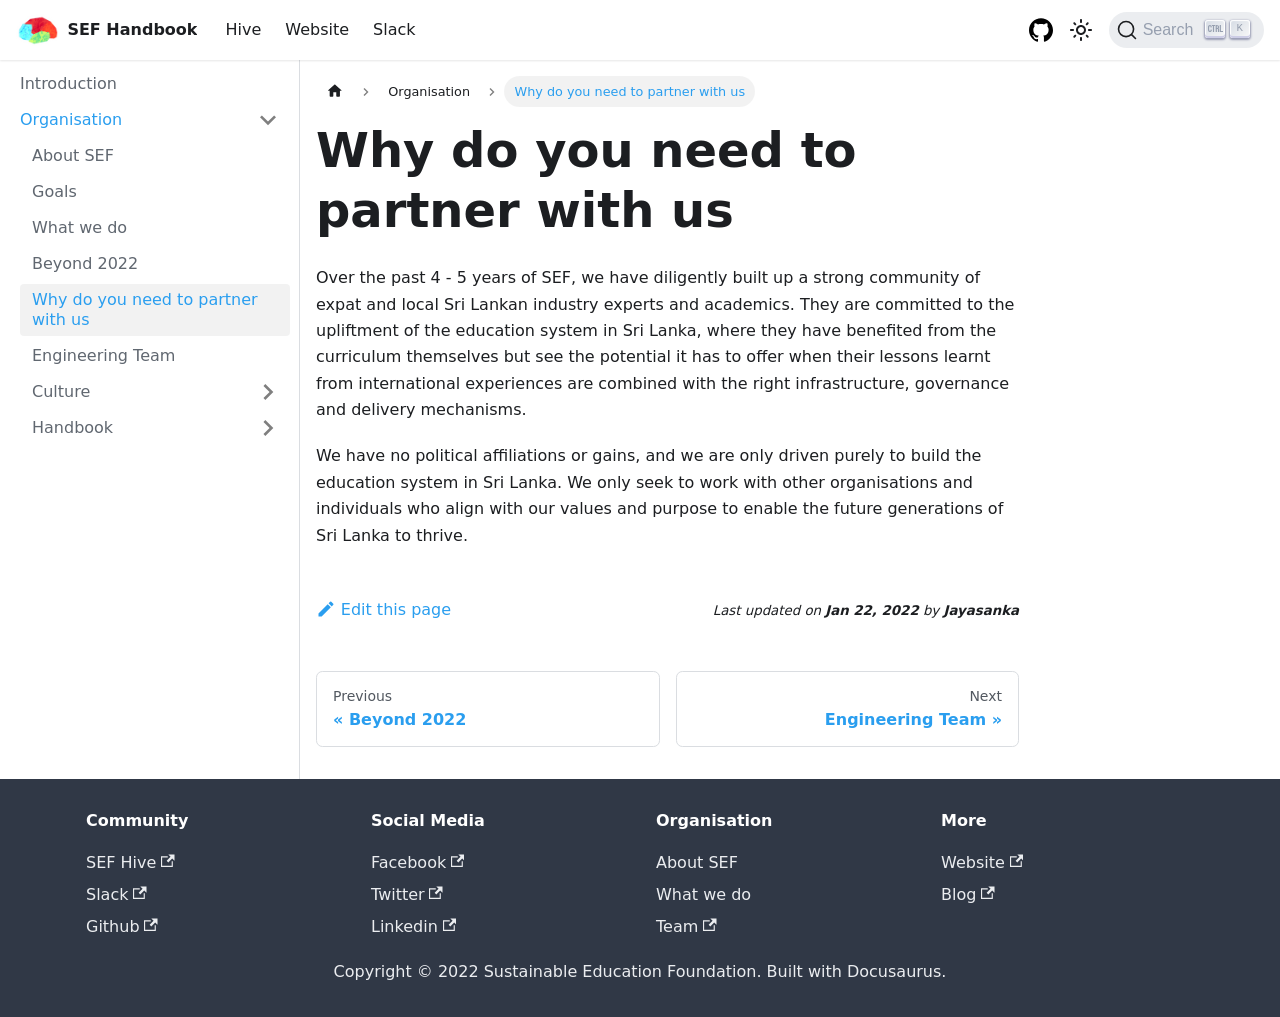
<file: organisation/why-partner-with-us/index.html>
<!doctype html>
<html lang="en" dir="ltr" class="docs-wrapper docs-doc-page docs-version-current plugin-docs plugin-id-default docs-doc-id-organisation/why-partner-with-us">
<head>
<meta charset="UTF-8">
<meta name="generator" content="Docusaurus v2.1.0">
<title data-rh="true">Why do you need to partner with us | SEF Handbook</title><meta data-rh="true" name="viewport" content="width=device-width,initial-scale=1"><meta data-rh="true" name="twitter:card" content="summary_large_image"><meta data-rh="true" property="og:url" content="https://handbook.sefglobal.org//organisation/why-partner-with-us"><meta data-rh="true" name="docusaurus_locale" content="en"><meta data-rh="true" name="docsearch:language" content="en"><meta data-rh="true" name="docusaurus_version" content="current"><meta data-rh="true" name="docusaurus_tag" content="docs-default-current"><meta data-rh="true" name="docsearch:version" content="current"><meta data-rh="true" name="docsearch:docusaurus_tag" content="docs-default-current"><meta data-rh="true" property="og:title" content="Why do you need to partner with us | SEF Handbook"><meta data-rh="true" name="description" content="Over the past 4 - 5 years of SEF, we have diligently built up a strong community of expat and local Sri Lankan industry"><meta data-rh="true" property="og:description" content="Over the past 4 - 5 years of SEF, we have diligently built up a strong community of expat and local Sri Lankan industry"><link data-rh="true" rel="icon" href="/img/favicon.png"><link data-rh="true" rel="canonical" href="https://handbook.sefglobal.org//organisation/why-partner-with-us"><link data-rh="true" rel="alternate" href="https://handbook.sefglobal.org//organisation/why-partner-with-us" hreflang="en"><link data-rh="true" rel="alternate" href="https://handbook.sefglobal.org//organisation/why-partner-with-us" hreflang="x-default"><link data-rh="true" rel="preconnect" href="https://05W0OBLFR3-dsn.algolia.net" crossorigin="anonymous"><link rel="search" type="application/opensearchdescription+xml" title="SEF Handbook" href="/opensearch.xml"><link rel="stylesheet" href="/assets/css/styles.d440fd9d.css">
<link rel="preload" href="/assets/js/runtime~main.f16a19a8.js" as="script">
<link rel="preload" href="/assets/js/main.cf2332cf.js" as="script">
</head>
<body class="navigation-with-keyboard">
<script>!function(){function t(t){document.documentElement.setAttribute("data-theme",t)}var e=function(){var t=null;try{t=localStorage.getItem("theme")}catch(t){}return t}();t(null!==e?e:"light")}()</script><div id="__docusaurus">
<div role="region" aria-label="theme.common.skipToMainContent"><a href="#" class="skipToContent_fXgn">Skip to main content</a></div><nav class="navbar navbar--fixed-top"><div class="navbar__inner"><div class="navbar__items"><button aria-label="Navigation bar toggle" class="navbar__toggle clean-btn" type="button" tabindex="0"><svg width="30" height="30" viewBox="0 0 30 30" aria-hidden="true"><path stroke="currentColor" stroke-linecap="round" stroke-miterlimit="10" stroke-width="2" d="M4 7h22M4 15h22M4 23h22"></path></svg></button><a class="navbar__brand" href="/"><div class="navbar__logo"><img src="/img/logo.png" alt="SEF Logo" class="themedImage_ToTc themedImage--light_HNdA"><img src="/img/logo.png" alt="SEF Logo" class="themedImage_ToTc themedImage--dark_i4oU"></div><b class="navbar__title text--truncate">SEF Handbook</b></a><a href="https://sef.discourse.group/" target="_blank" rel="noopener noreferrer" class="navbar__item navbar__link">Hive</a><a href="https://sefglobal.org/" target="_blank" rel="noopener noreferrer" class="navbar__item navbar__link">Website</a><a href="https://join.slack.com/t/sefheadquarters/shared_invite/zt-1ds9bjtli-ry~ggwf2kSJ_j5src89GBQ" target="_blank" rel="noopener noreferrer" class="navbar__item navbar__link">Slack</a></div><div class="navbar__items navbar__items--right"><a href="https://github.com/sef-global" target="_blank" rel="noopener noreferrer" class="navbar__item navbar__link header-github-link" aria-label="GitHub repository"></a><div class="toggle_vylO colorModeToggle_DEke"><button class="clean-btn toggleButton_gllP toggleButtonDisabled_aARS" type="button" disabled="" title="Switch between dark and light mode (currently light mode)" aria-label="Switch between dark and light mode (currently light mode)"><svg viewBox="0 0 24 24" width="24" height="24" class="lightToggleIcon_pyhR"><path fill="currentColor" d="M12,9c1.65,0,3,1.35,3,3s-1.35,3-3,3s-3-1.35-3-3S10.35,9,12,9 M12,7c-2.76,0-5,2.24-5,5s2.24,5,5,5s5-2.24,5-5 S14.76,7,12,7L12,7z M2,13l2,0c0.55,0,1-0.45,1-1s-0.45-1-1-1l-2,0c-0.55,0-1,0.45-1,1S1.45,13,2,13z M20,13l2,0c0.55,0,1-0.45,1-1 s-0.45-1-1-1l-2,0c-0.55,0-1,0.45-1,1S19.45,13,20,13z M11,2v2c0,0.55,0.45,1,1,1s1-0.45,1-1V2c0-0.55-0.45-1-1-1S11,1.45,11,2z M11,20v2c0,0.55,0.45,1,1,1s1-0.45,1-1v-2c0-0.55-0.45-1-1-1C11.45,19,11,19.45,11,20z M5.99,4.58c-0.39-0.39-1.03-0.39-1.41,0 c-0.39,0.39-0.39,1.03,0,1.41l1.06,1.06c0.39,0.39,1.03,0.39,1.41,0s0.39-1.03,0-1.41L5.99,4.58z M18.36,16.95 c-0.39-0.39-1.03-0.39-1.41,0c-0.39,0.39-0.39,1.03,0,1.41l1.06,1.06c0.39,0.39,1.03,0.39,1.41,0c0.39-0.39,0.39-1.03,0-1.41 L18.36,16.95z M19.42,5.99c0.39-0.39,0.39-1.03,0-1.41c-0.39-0.39-1.03-0.39-1.41,0l-1.06,1.06c-0.39,0.39-0.39,1.03,0,1.41 s1.03,0.39,1.41,0L19.42,5.99z M7.05,18.36c0.39-0.39,0.39-1.03,0-1.41c-0.39-0.39-1.03-0.39-1.41,0l-1.06,1.06 c-0.39,0.39-0.39,1.03,0,1.41s1.03,0.39,1.41,0L7.05,18.36z"></path></svg><svg viewBox="0 0 24 24" width="24" height="24" class="darkToggleIcon_wfgR"><path fill="currentColor" d="M9.37,5.51C9.19,6.15,9.1,6.82,9.1,7.5c0,4.08,3.32,7.4,7.4,7.4c0.68,0,1.35-0.09,1.99-0.27C17.45,17.19,14.93,19,12,19 c-3.86,0-7-3.14-7-7C5,9.07,6.81,6.55,9.37,5.51z M12,3c-4.97,0-9,4.03-9,9s4.03,9,9,9s9-4.03,9-9c0-0.46-0.04-0.92-0.1-1.36 c-0.98,1.37-2.58,2.26-4.4,2.26c-2.98,0-5.4-2.42-5.4-5.4c0-1.81,0.89-3.42,2.26-4.4C12.92,3.04,12.46,3,12,3L12,3z"></path></svg></button></div><div class="searchBox_ZlJk"><button type="button" class="DocSearch DocSearch-Button" aria-label="Search"><span class="DocSearch-Button-Container"><svg width="20" height="20" class="DocSearch-Search-Icon" viewBox="0 0 20 20"><path d="M14.386 14.386l4.0877 4.0877-4.0877-4.0877c-2.9418 2.9419-7.7115 2.9419-10.6533 0-2.9419-2.9418-2.9419-7.7115 0-10.6533 2.9418-2.9419 7.7115-2.9419 10.6533 0 2.9419 2.9418 2.9419 7.7115 0 10.6533z" stroke="currentColor" fill="none" fill-rule="evenodd" stroke-linecap="round" stroke-linejoin="round"></path></svg><span class="DocSearch-Button-Placeholder">Search</span></span><span class="DocSearch-Button-Keys"></span></button></div></div></div><div role="presentation" class="navbar-sidebar__backdrop"></div></nav><div class="main-wrapper mainWrapper_z2l0 docsWrapper_BCFX"><button aria-label="Scroll back to top" class="clean-btn theme-back-to-top-button backToTopButton_sjWU" type="button"></button><div class="docPage__5DB"><aside class="theme-doc-sidebar-container docSidebarContainer_b6E3"><div class="sidebar_njMd"><nav class="menu thin-scrollbar menu_SIkG"><ul class="theme-doc-sidebar-menu menu__list"><li class="theme-doc-sidebar-item-link theme-doc-sidebar-item-link-level-1 menu__list-item"><a class="menu__link" href="/">Introduction</a></li><li class="theme-doc-sidebar-item-category theme-doc-sidebar-item-category-level-1 menu__list-item"><div class="menu__list-item-collapsible"><a class="menu__link menu__link--sublist menu__link--sublist-caret menu__link--active" aria-expanded="true" href="/organisation/about">Organisation</a></div><ul style="display:block;overflow:visible;height:auto" class="menu__list"><li class="theme-doc-sidebar-item-link theme-doc-sidebar-item-link-level-2 menu__list-item"><a class="menu__link" tabindex="0" href="/organisation/about">About SEF</a></li><li class="theme-doc-sidebar-item-link theme-doc-sidebar-item-link-level-2 menu__list-item"><a class="menu__link" tabindex="0" href="/organisation/goals">Goals</a></li><li class="theme-doc-sidebar-item-link theme-doc-sidebar-item-link-level-2 menu__list-item"><a class="menu__link" tabindex="0" href="/organisation/what-we-do">What we do</a></li><li class="theme-doc-sidebar-item-link theme-doc-sidebar-item-link-level-2 menu__list-item"><a class="menu__link" tabindex="0" href="/organisation/beyond-2022">Beyond 2022</a></li><li class="theme-doc-sidebar-item-link theme-doc-sidebar-item-link-level-2 menu__list-item"><a class="menu__link menu__link--active" aria-current="page" tabindex="0" href="/organisation/why-partner-with-us">Why do you need to partner with us</a></li><li class="theme-doc-sidebar-item-link theme-doc-sidebar-item-link-level-2 menu__list-item"><a class="menu__link" tabindex="0" href="/organisation/engineering-team">Engineering Team</a></li><li class="theme-doc-sidebar-item-category theme-doc-sidebar-item-category-level-2 menu__list-item menu__list-item--collapsed"><div class="menu__list-item-collapsible"><a class="menu__link menu__link--sublist menu__link--sublist-caret" aria-expanded="false" tabindex="0" href="/organisation/culture/self-service">Culture</a></div></li><li class="theme-doc-sidebar-item-category theme-doc-sidebar-item-category-level-2 menu__list-item menu__list-item--collapsed"><div class="menu__list-item-collapsible"><a class="menu__link menu__link--sublist menu__link--sublist-caret" aria-expanded="false" tabindex="0" href="/organisation/handbook/usage">Handbook</a></div></li></ul></li></ul></nav></div></aside><main class="docMainContainer_gTbr"><div class="container padding-top--md padding-bottom--lg"><div class="row"><div class="col docItemCol_VOVn"><div class="docItemContainer_Djhp"><article><nav class="theme-doc-breadcrumbs breadcrumbsContainer_Z_bl" aria-label="Breadcrumbs"><ul class="breadcrumbs" itemscope="" itemtype="https://schema.org/BreadcrumbList"><li class="breadcrumbs__item"><a aria-label="Home page" class="breadcrumbs__link" href="/"><svg viewBox="0 0 24 24" class="breadcrumbHomeIcon_OVgt"><path d="M10 19v-5h4v5c0 .55.45 1 1 1h3c.55 0 1-.45 1-1v-7h1.7c.46 0 .68-.57.33-.87L12.67 3.6c-.38-.34-.96-.34-1.34 0l-8.36 7.53c-.34.3-.13.87.33.87H5v7c0 .55.45 1 1 1h3c.55 0 1-.45 1-1z" fill="currentColor"></path></svg></a></li><li class="breadcrumbs__item"><span class="breadcrumbs__link">Organisation</span><meta itemprop="position" content="1"></li><li itemscope="" itemprop="itemListElement" itemtype="https://schema.org/ListItem" class="breadcrumbs__item breadcrumbs__item--active"><span class="breadcrumbs__link" itemprop="name">Why do you need to partner with us</span><meta itemprop="position" content="2"></li></ul></nav><div class="theme-doc-markdown markdown"><h1>Why do you need to partner with us</h1><p>Over the past 4 - 5 years of SEF, we have diligently built up a strong community of expat and local Sri Lankan industry
experts and academics. They are committed to the upliftment of the education system in Sri Lanka, where they have
benefited from the curriculum themselves but see the potential it has to offer when their lessons learnt from
international experiences are combined with the right infrastructure, governance and delivery mechanisms.</p><p>We have no political affiliations or gains, and we are only driven purely to build the education system in Sri Lanka. We
only seek to work with other organisations and individuals who align with our values and purpose to enable the future
generations of Sri Lanka to thrive.</p></div><footer class="theme-doc-footer docusaurus-mt-lg"><div class="theme-doc-footer-edit-meta-row row"><div class="col"><a href="https://github.com/sef-global/sef-handbook/edit/main/docs/organisation/why-partner-with-us.md" target="_blank" rel="noreferrer noopener" class="theme-edit-this-page"><svg fill="currentColor" height="20" width="20" viewBox="0 0 40 40" class="iconEdit_Z9Sw" aria-hidden="true"><g><path d="m34.5 11.7l-3 3.1-6.3-6.3 3.1-3q0.5-0.5 1.2-0.5t1.1 0.5l3.9 3.9q0.5 0.4 0.5 1.1t-0.5 1.2z m-29.5 17.1l18.4-18.5 6.3 6.3-18.4 18.4h-6.3v-6.2z"></path></g></svg>Edit this page</a></div><div class="col lastUpdated_vwxv"><span class="theme-last-updated">Last updated<!-- --> on <b><time datetime="2022-01-22T16:49:56.000Z">Jan 22, 2022</time></b> by <b>Jayasanka</b></span></div></div></footer></article><nav class="pagination-nav docusaurus-mt-lg" aria-label="Docs pages navigation"><a class="pagination-nav__link pagination-nav__link--prev" href="/organisation/beyond-2022"><div class="pagination-nav__sublabel">Previous</div><div class="pagination-nav__label">Beyond 2022</div></a><a class="pagination-nav__link pagination-nav__link--next" href="/organisation/engineering-team"><div class="pagination-nav__sublabel">Next</div><div class="pagination-nav__label">Engineering Team</div></a></nav></div></div></div></div></main></div></div><footer class="footer footer--dark"><div class="container container-fluid"><div class="row footer__links"><div class="col footer__col"><div class="footer__title">Community</div><ul class="footer__items clean-list"><li class="footer__item"><a href="https://sef.discourse.group" target="_blank" rel="noopener noreferrer" class="footer__link-item">SEF Hive<svg width="13.5" height="13.5" aria-hidden="true" viewBox="0 0 24 24" class="iconExternalLink_nPIU"><path fill="currentColor" d="M21 13v10h-21v-19h12v2h-10v15h17v-8h2zm3-12h-10.988l4.035 4-6.977 7.07 2.828 2.828 6.977-7.07 4.125 4.172v-11z"></path></svg></a></li><li class="footer__item"><a href="https://sefheadquarters.slack.com" target="_blank" rel="noopener noreferrer" class="footer__link-item">Slack<svg width="13.5" height="13.5" aria-hidden="true" viewBox="0 0 24 24" class="iconExternalLink_nPIU"><path fill="currentColor" d="M21 13v10h-21v-19h12v2h-10v15h17v-8h2zm3-12h-10.988l4.035 4-6.977 7.07 2.828 2.828 6.977-7.07 4.125 4.172v-11z"></path></svg></a></li><li class="footer__item"><a href="https://github.com/sef-global" target="_blank" rel="noopener noreferrer" class="footer__link-item">Github<svg width="13.5" height="13.5" aria-hidden="true" viewBox="0 0 24 24" class="iconExternalLink_nPIU"><path fill="currentColor" d="M21 13v10h-21v-19h12v2h-10v15h17v-8h2zm3-12h-10.988l4.035 4-6.977 7.07 2.828 2.828 6.977-7.07 4.125 4.172v-11z"></path></svg></a></li></ul></div><div class="col footer__col"><div class="footer__title">Social Media</div><ul class="footer__items clean-list"><li class="footer__item"><a href="https://facebook.com/sustainableeducationfoundation" target="_blank" rel="noopener noreferrer" class="footer__link-item">Facebook<svg width="13.5" height="13.5" aria-hidden="true" viewBox="0 0 24 24" class="iconExternalLink_nPIU"><path fill="currentColor" d="M21 13v10h-21v-19h12v2h-10v15h17v-8h2zm3-12h-10.988l4.035 4-6.977 7.07 2.828 2.828 6.977-7.07 4.125 4.172v-11z"></path></svg></a></li><li class="footer__item"><a href="https://twitter.com/goasksef" target="_blank" rel="noopener noreferrer" class="footer__link-item">Twitter<svg width="13.5" height="13.5" aria-hidden="true" viewBox="0 0 24 24" class="iconExternalLink_nPIU"><path fill="currentColor" d="M21 13v10h-21v-19h12v2h-10v15h17v-8h2zm3-12h-10.988l4.035 4-6.977 7.07 2.828 2.828 6.977-7.07 4.125 4.172v-11z"></path></svg></a></li><li class="footer__item"><a href="https://lk.linkedin.com/company/sefglobal" target="_blank" rel="noopener noreferrer" class="footer__link-item">Linkedin<svg width="13.5" height="13.5" aria-hidden="true" viewBox="0 0 24 24" class="iconExternalLink_nPIU"><path fill="currentColor" d="M21 13v10h-21v-19h12v2h-10v15h17v-8h2zm3-12h-10.988l4.035 4-6.977 7.07 2.828 2.828 6.977-7.07 4.125 4.172v-11z"></path></svg></a></li></ul></div><div class="col footer__col"><div class="footer__title">Organisation</div><ul class="footer__items clean-list"><li class="footer__item"><a class="footer__link-item" href="/organisation/about">About SEF</a></li><li class="footer__item"><a class="footer__link-item" href="/organisation/what-we-do">What we do</a></li><li class="footer__item"><a href="https://sefglobal.org/team.html" target="_blank" rel="noopener noreferrer" class="footer__link-item">Team<svg width="13.5" height="13.5" aria-hidden="true" viewBox="0 0 24 24" class="iconExternalLink_nPIU"><path fill="currentColor" d="M21 13v10h-21v-19h12v2h-10v15h17v-8h2zm3-12h-10.988l4.035 4-6.977 7.07 2.828 2.828 6.977-7.07 4.125 4.172v-11z"></path></svg></a></li></ul></div><div class="col footer__col"><div class="footer__title">More</div><ul class="footer__items clean-list"><li class="footer__item"><a href="https://sefglobal.org/" target="_blank" rel="noopener noreferrer" class="footer__link-item">Website<svg width="13.5" height="13.5" aria-hidden="true" viewBox="0 0 24 24" class="iconExternalLink_nPIU"><path fill="currentColor" d="M21 13v10h-21v-19h12v2h-10v15h17v-8h2zm3-12h-10.988l4.035 4-6.977 7.07 2.828 2.828 6.977-7.07 4.125 4.172v-11z"></path></svg></a></li><li class="footer__item"><a href="https://sefglobal.medium.com/" target="_blank" rel="noopener noreferrer" class="footer__link-item">Blog<svg width="13.5" height="13.5" aria-hidden="true" viewBox="0 0 24 24" class="iconExternalLink_nPIU"><path fill="currentColor" d="M21 13v10h-21v-19h12v2h-10v15h17v-8h2zm3-12h-10.988l4.035 4-6.977 7.07 2.828 2.828 6.977-7.07 4.125 4.172v-11z"></path></svg></a></li></ul></div></div><div class="footer__bottom text--center"><div class="footer__copyright">Copyright © 2022 Sustainable Education Foundation. Built with Docusaurus.</div></div></div></footer></div>
<script src="/assets/js/runtime~main.f16a19a8.js"></script>
<script src="/assets/js/main.cf2332cf.js"></script>
</body>
</html>
</file>
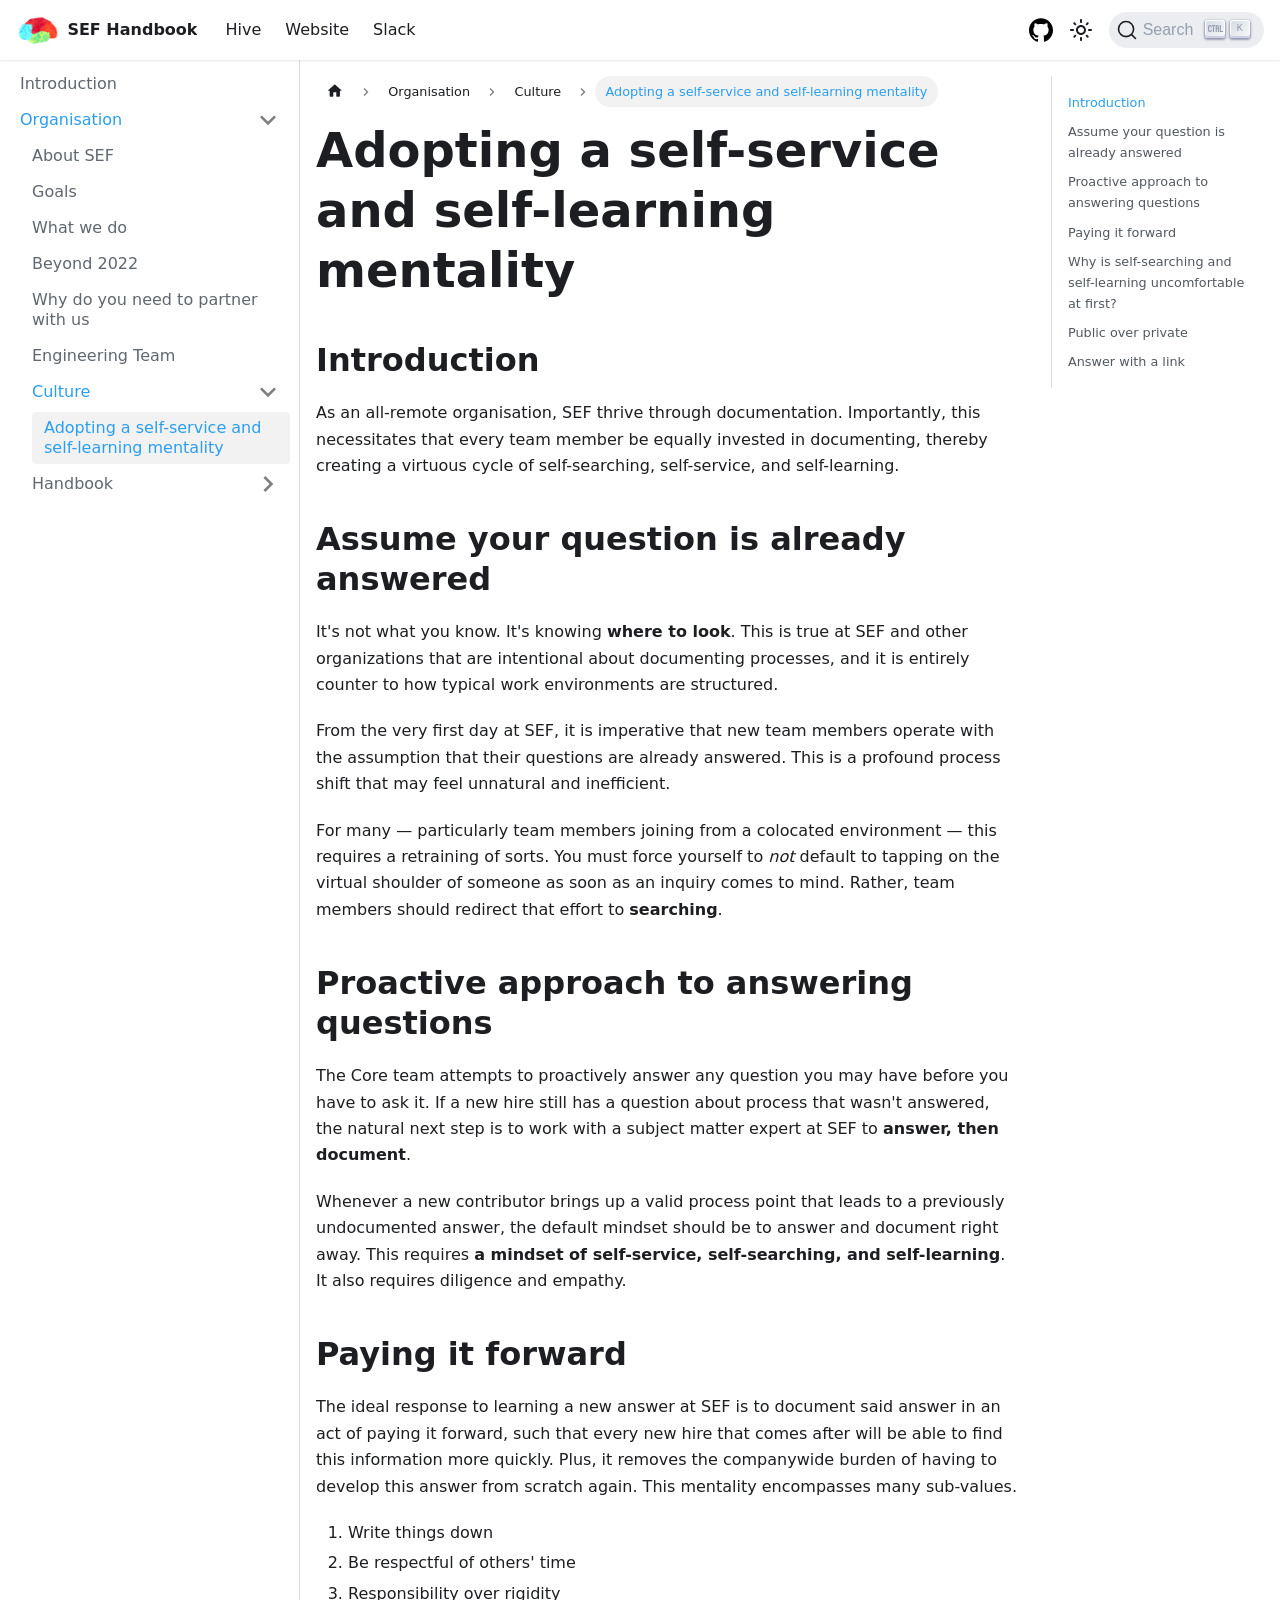
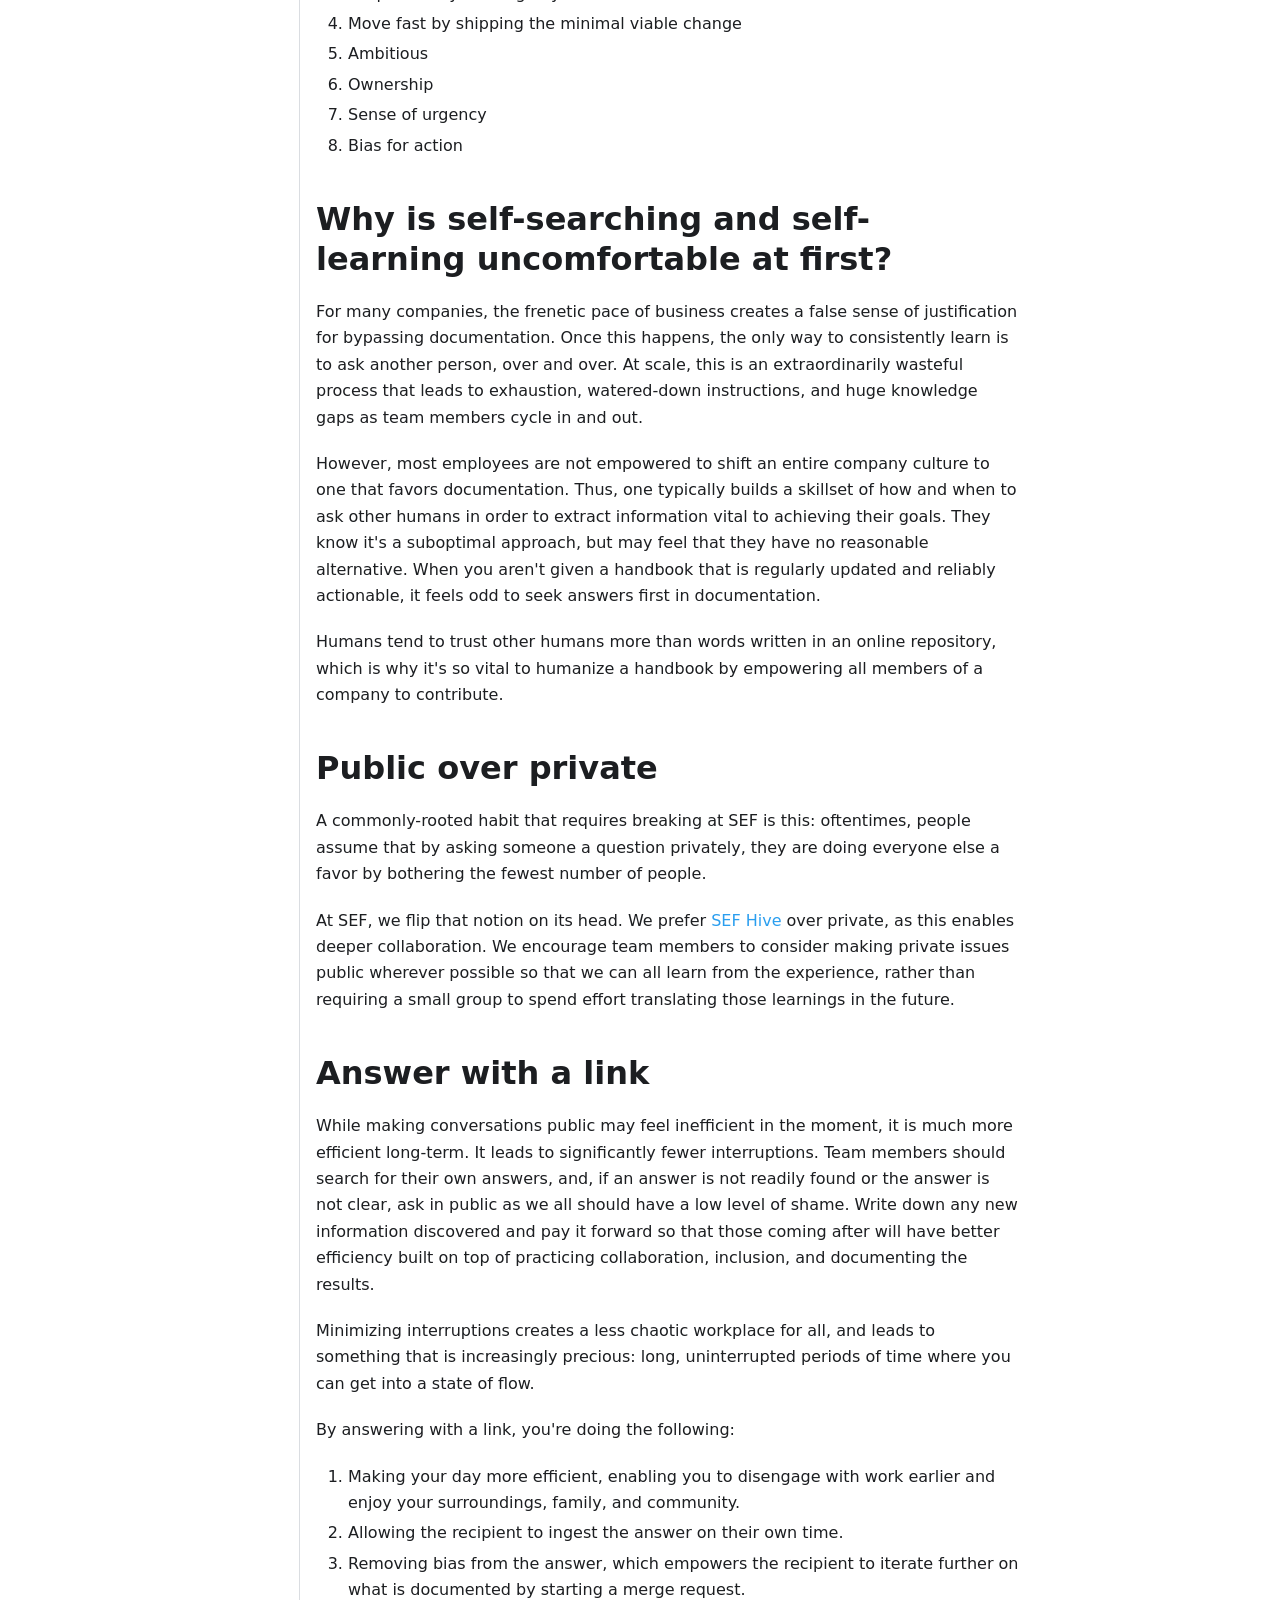
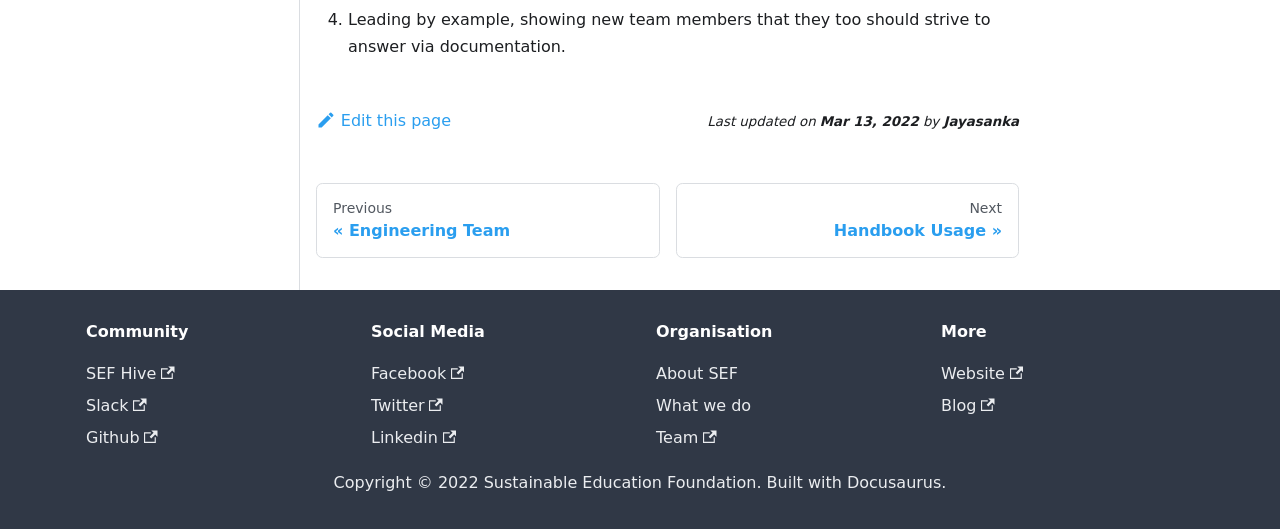
<file: organisation/culture/self-service/index.html>
<!doctype html>
<html lang="en" dir="ltr" class="docs-wrapper docs-doc-page docs-version-current plugin-docs plugin-id-default docs-doc-id-organisation/culture/self-service">
<head>
<meta charset="UTF-8">
<meta name="generator" content="Docusaurus v2.1.0">
<title data-rh="true">Adopting a self-service and self-learning mentality | SEF Handbook</title><meta data-rh="true" name="viewport" content="width=device-width,initial-scale=1"><meta data-rh="true" name="twitter:card" content="summary_large_image"><meta data-rh="true" property="og:url" content="https://handbook.sefglobal.org//organisation/culture/self-service"><meta data-rh="true" name="docusaurus_locale" content="en"><meta data-rh="true" name="docsearch:language" content="en"><meta data-rh="true" name="docusaurus_version" content="current"><meta data-rh="true" name="docusaurus_tag" content="docs-default-current"><meta data-rh="true" name="docsearch:version" content="current"><meta data-rh="true" name="docsearch:docusaurus_tag" content="docs-default-current"><meta data-rh="true" property="og:title" content="Adopting a self-service and self-learning mentality | SEF Handbook"><meta data-rh="true" name="description" content="Introduction"><meta data-rh="true" property="og:description" content="Introduction"><link data-rh="true" rel="icon" href="/img/favicon.png"><link data-rh="true" rel="canonical" href="https://handbook.sefglobal.org//organisation/culture/self-service"><link data-rh="true" rel="alternate" href="https://handbook.sefglobal.org//organisation/culture/self-service" hreflang="en"><link data-rh="true" rel="alternate" href="https://handbook.sefglobal.org//organisation/culture/self-service" hreflang="x-default"><link data-rh="true" rel="preconnect" href="https://05W0OBLFR3-dsn.algolia.net" crossorigin="anonymous"><link rel="search" type="application/opensearchdescription+xml" title="SEF Handbook" href="/opensearch.xml"><link rel="stylesheet" href="/assets/css/styles.d440fd9d.css">
<link rel="preload" href="/assets/js/runtime~main.f16a19a8.js" as="script">
<link rel="preload" href="/assets/js/main.cf2332cf.js" as="script">
</head>
<body class="navigation-with-keyboard">
<script>!function(){function t(t){document.documentElement.setAttribute("data-theme",t)}var e=function(){var t=null;try{t=localStorage.getItem("theme")}catch(t){}return t}();t(null!==e?e:"light")}()</script><div id="__docusaurus">
<div role="region" aria-label="theme.common.skipToMainContent"><a href="#" class="skipToContent_fXgn">Skip to main content</a></div><nav class="navbar navbar--fixed-top"><div class="navbar__inner"><div class="navbar__items"><button aria-label="Navigation bar toggle" class="navbar__toggle clean-btn" type="button" tabindex="0"><svg width="30" height="30" viewBox="0 0 30 30" aria-hidden="true"><path stroke="currentColor" stroke-linecap="round" stroke-miterlimit="10" stroke-width="2" d="M4 7h22M4 15h22M4 23h22"></path></svg></button><a class="navbar__brand" href="/"><div class="navbar__logo"><img src="/img/logo.png" alt="SEF Logo" class="themedImage_ToTc themedImage--light_HNdA"><img src="/img/logo.png" alt="SEF Logo" class="themedImage_ToTc themedImage--dark_i4oU"></div><b class="navbar__title text--truncate">SEF Handbook</b></a><a href="https://sef.discourse.group/" target="_blank" rel="noopener noreferrer" class="navbar__item navbar__link">Hive</a><a href="https://sefglobal.org/" target="_blank" rel="noopener noreferrer" class="navbar__item navbar__link">Website</a><a href="https://join.slack.com/t/sefheadquarters/shared_invite/zt-1ds9bjtli-ry~ggwf2kSJ_j5src89GBQ" target="_blank" rel="noopener noreferrer" class="navbar__item navbar__link">Slack</a></div><div class="navbar__items navbar__items--right"><a href="https://github.com/sef-global" target="_blank" rel="noopener noreferrer" class="navbar__item navbar__link header-github-link" aria-label="GitHub repository"></a><div class="toggle_vylO colorModeToggle_DEke"><button class="clean-btn toggleButton_gllP toggleButtonDisabled_aARS" type="button" disabled="" title="Switch between dark and light mode (currently light mode)" aria-label="Switch between dark and light mode (currently light mode)"><svg viewBox="0 0 24 24" width="24" height="24" class="lightToggleIcon_pyhR"><path fill="currentColor" d="M12,9c1.65,0,3,1.35,3,3s-1.35,3-3,3s-3-1.35-3-3S10.35,9,12,9 M12,7c-2.76,0-5,2.24-5,5s2.24,5,5,5s5-2.24,5-5 S14.76,7,12,7L12,7z M2,13l2,0c0.55,0,1-0.45,1-1s-0.45-1-1-1l-2,0c-0.55,0-1,0.45-1,1S1.45,13,2,13z M20,13l2,0c0.55,0,1-0.45,1-1 s-0.45-1-1-1l-2,0c-0.55,0-1,0.45-1,1S19.45,13,20,13z M11,2v2c0,0.55,0.45,1,1,1s1-0.45,1-1V2c0-0.55-0.45-1-1-1S11,1.45,11,2z M11,20v2c0,0.55,0.45,1,1,1s1-0.45,1-1v-2c0-0.55-0.45-1-1-1C11.45,19,11,19.45,11,20z M5.99,4.58c-0.39-0.39-1.03-0.39-1.41,0 c-0.39,0.39-0.39,1.03,0,1.41l1.06,1.06c0.39,0.39,1.03,0.39,1.41,0s0.39-1.03,0-1.41L5.99,4.58z M18.36,16.95 c-0.39-0.39-1.03-0.39-1.41,0c-0.39,0.39-0.39,1.03,0,1.41l1.06,1.06c0.39,0.39,1.03,0.39,1.41,0c0.39-0.39,0.39-1.03,0-1.41 L18.36,16.95z M19.42,5.99c0.39-0.39,0.39-1.03,0-1.41c-0.39-0.39-1.03-0.39-1.41,0l-1.06,1.06c-0.39,0.39-0.39,1.03,0,1.41 s1.03,0.39,1.41,0L19.42,5.99z M7.05,18.36c0.39-0.39,0.39-1.03,0-1.41c-0.39-0.39-1.03-0.39-1.41,0l-1.06,1.06 c-0.39,0.39-0.39,1.03,0,1.41s1.03,0.39,1.41,0L7.05,18.36z"></path></svg><svg viewBox="0 0 24 24" width="24" height="24" class="darkToggleIcon_wfgR"><path fill="currentColor" d="M9.37,5.51C9.19,6.15,9.1,6.82,9.1,7.5c0,4.08,3.32,7.4,7.4,7.4c0.68,0,1.35-0.09,1.99-0.27C17.45,17.19,14.93,19,12,19 c-3.86,0-7-3.14-7-7C5,9.07,6.81,6.55,9.37,5.51z M12,3c-4.97,0-9,4.03-9,9s4.03,9,9,9s9-4.03,9-9c0-0.46-0.04-0.92-0.1-1.36 c-0.98,1.37-2.58,2.26-4.4,2.26c-2.98,0-5.4-2.42-5.4-5.4c0-1.81,0.89-3.42,2.26-4.4C12.92,3.04,12.46,3,12,3L12,3z"></path></svg></button></div><div class="searchBox_ZlJk"><button type="button" class="DocSearch DocSearch-Button" aria-label="Search"><span class="DocSearch-Button-Container"><svg width="20" height="20" class="DocSearch-Search-Icon" viewBox="0 0 20 20"><path d="M14.386 14.386l4.0877 4.0877-4.0877-4.0877c-2.9418 2.9419-7.7115 2.9419-10.6533 0-2.9419-2.9418-2.9419-7.7115 0-10.6533 2.9418-2.9419 7.7115-2.9419 10.6533 0 2.9419 2.9418 2.9419 7.7115 0 10.6533z" stroke="currentColor" fill="none" fill-rule="evenodd" stroke-linecap="round" stroke-linejoin="round"></path></svg><span class="DocSearch-Button-Placeholder">Search</span></span><span class="DocSearch-Button-Keys"></span></button></div></div></div><div role="presentation" class="navbar-sidebar__backdrop"></div></nav><div class="main-wrapper mainWrapper_z2l0 docsWrapper_BCFX"><button aria-label="Scroll back to top" class="clean-btn theme-back-to-top-button backToTopButton_sjWU" type="button"></button><div class="docPage__5DB"><aside class="theme-doc-sidebar-container docSidebarContainer_b6E3"><div class="sidebar_njMd"><nav class="menu thin-scrollbar menu_SIkG"><ul class="theme-doc-sidebar-menu menu__list"><li class="theme-doc-sidebar-item-link theme-doc-sidebar-item-link-level-1 menu__list-item"><a class="menu__link" href="/">Introduction</a></li><li class="theme-doc-sidebar-item-category theme-doc-sidebar-item-category-level-1 menu__list-item"><div class="menu__list-item-collapsible"><a class="menu__link menu__link--sublist menu__link--sublist-caret menu__link--active" aria-expanded="true" href="/organisation/about">Organisation</a></div><ul style="display:block;overflow:visible;height:auto" class="menu__list"><li class="theme-doc-sidebar-item-link theme-doc-sidebar-item-link-level-2 menu__list-item"><a class="menu__link" tabindex="0" href="/organisation/about">About SEF</a></li><li class="theme-doc-sidebar-item-link theme-doc-sidebar-item-link-level-2 menu__list-item"><a class="menu__link" tabindex="0" href="/organisation/goals">Goals</a></li><li class="theme-doc-sidebar-item-link theme-doc-sidebar-item-link-level-2 menu__list-item"><a class="menu__link" tabindex="0" href="/organisation/what-we-do">What we do</a></li><li class="theme-doc-sidebar-item-link theme-doc-sidebar-item-link-level-2 menu__list-item"><a class="menu__link" tabindex="0" href="/organisation/beyond-2022">Beyond 2022</a></li><li class="theme-doc-sidebar-item-link theme-doc-sidebar-item-link-level-2 menu__list-item"><a class="menu__link" tabindex="0" href="/organisation/why-partner-with-us">Why do you need to partner with us</a></li><li class="theme-doc-sidebar-item-link theme-doc-sidebar-item-link-level-2 menu__list-item"><a class="menu__link" tabindex="0" href="/organisation/engineering-team">Engineering Team</a></li><li class="theme-doc-sidebar-item-category theme-doc-sidebar-item-category-level-2 menu__list-item"><div class="menu__list-item-collapsible"><a class="menu__link menu__link--sublist menu__link--sublist-caret menu__link--active" aria-expanded="true" tabindex="0" href="/organisation/culture/self-service">Culture</a></div><ul style="display:block;overflow:visible;height:auto" class="menu__list"><li class="theme-doc-sidebar-item-link theme-doc-sidebar-item-link-level-3 menu__list-item"><a class="menu__link menu__link--active" aria-current="page" tabindex="0" href="/organisation/culture/self-service">Adopting a self-service and self-learning mentality</a></li></ul></li><li class="theme-doc-sidebar-item-category theme-doc-sidebar-item-category-level-2 menu__list-item menu__list-item--collapsed"><div class="menu__list-item-collapsible"><a class="menu__link menu__link--sublist menu__link--sublist-caret" aria-expanded="false" tabindex="0" href="/organisation/handbook/usage">Handbook</a></div></li></ul></li></ul></nav></div></aside><main class="docMainContainer_gTbr"><div class="container padding-top--md padding-bottom--lg"><div class="row"><div class="col docItemCol_VOVn"><div class="docItemContainer_Djhp"><article><nav class="theme-doc-breadcrumbs breadcrumbsContainer_Z_bl" aria-label="Breadcrumbs"><ul class="breadcrumbs" itemscope="" itemtype="https://schema.org/BreadcrumbList"><li class="breadcrumbs__item"><a aria-label="Home page" class="breadcrumbs__link" href="/"><svg viewBox="0 0 24 24" class="breadcrumbHomeIcon_OVgt"><path d="M10 19v-5h4v5c0 .55.45 1 1 1h3c.55 0 1-.45 1-1v-7h1.7c.46 0 .68-.57.33-.87L12.67 3.6c-.38-.34-.96-.34-1.34 0l-8.36 7.53c-.34.3-.13.87.33.87H5v7c0 .55.45 1 1 1h3c.55 0 1-.45 1-1z" fill="currentColor"></path></svg></a></li><li class="breadcrumbs__item"><span class="breadcrumbs__link">Organisation</span><meta itemprop="position" content="1"></li><li class="breadcrumbs__item"><span class="breadcrumbs__link">Culture</span><meta itemprop="position" content="2"></li><li itemscope="" itemprop="itemListElement" itemtype="https://schema.org/ListItem" class="breadcrumbs__item breadcrumbs__item--active"><span class="breadcrumbs__link" itemprop="name">Adopting a self-service and self-learning mentality</span><meta itemprop="position" content="3"></li></ul></nav><div class="tocCollapsible_ETCw theme-doc-toc-mobile tocMobile_ITEo"><button type="button" class="clean-btn tocCollapsibleButton_TO0P">On this page</button></div><div class="theme-doc-markdown markdown"><h1>Adopting a self-service and self-learning mentality</h1><h2 class="anchor anchorWithStickyNavbar_LWe7" id="introduction">Introduction<a class="hash-link" href="#introduction" title="Direct link to heading">​</a></h2><p>As an all-remote organisation, SEF thrive through documentation. Importantly, this necessitates that every team member be equally invested in documenting, thereby creating a virtuous cycle of self-searching, self-service, and self-learning.</p><h2 class="anchor anchorWithStickyNavbar_LWe7" id="assume-your-question-is-already-answered">Assume your question is already answered<a class="hash-link" href="#assume-your-question-is-already-answered" title="Direct link to heading">​</a></h2><p>It&#x27;s not what you know. It&#x27;s knowing <strong>where to look</strong>. This is true at SEF and other organizations that are intentional about documenting processes, and it is entirely counter to how typical work environments are structured.</p><p>From the very first day at SEF, it is imperative that new team members operate with the assumption that their questions are already answered. This is a profound process shift that may feel unnatural and inefficient.</p><p>For many — particularly team members joining from a colocated environment — this requires a retraining of sorts. You must force yourself to <em>not</em> default to tapping on the virtual shoulder of someone as soon as an inquiry comes to mind. Rather, team members should redirect that effort to <strong>searching</strong>.</p><h2 class="anchor anchorWithStickyNavbar_LWe7" id="proactive-approach-to-answering-questions">Proactive approach to answering questions<a class="hash-link" href="#proactive-approach-to-answering-questions" title="Direct link to heading">​</a></h2><p>The Core team attempts to proactively answer any question you may have before you have to ask it. If a new hire still has a question about process that wasn&#x27;t answered, the natural next step is to work with a subject matter expert at SEF to <strong>answer, then document</strong>.</p><p>Whenever a new contributor brings up a valid process point that leads to a previously undocumented answer, the default mindset should be to answer and document right away. This requires <strong>a mindset of self-service, self-searching, and self-learning</strong>. It also requires diligence and empathy.</p><h2 class="anchor anchorWithStickyNavbar_LWe7" id="paying-it-forward">Paying it forward<a class="hash-link" href="#paying-it-forward" title="Direct link to heading">​</a></h2><p>The ideal response to learning a new answer at SEF is to document said answer in an act of paying it forward, such that every new hire that comes after will be able to find this information more quickly. Plus, it removes the companywide burden of having to develop this answer from scratch again. This mentality encompasses many sub-values.</p><ol><li>Write things down</li><li>Be respectful of others&#x27; time</li><li>Responsibility over rigidity</li><li>Move fast by shipping the minimal viable change</li><li>Ambitious</li><li>Ownership</li><li>Sense of urgency</li><li>Bias for action</li></ol><h2 class="anchor anchorWithStickyNavbar_LWe7" id="why-is-self-searching-and-self-learning-uncomfortable-at-first">Why is self-searching and self-learning uncomfortable at first?<a class="hash-link" href="#why-is-self-searching-and-self-learning-uncomfortable-at-first" title="Direct link to heading">​</a></h2><p>For many companies, the frenetic pace of business creates a false sense of justification for bypassing documentation. Once this happens, the only way to consistently learn is to ask another person, over and over. At scale, this is an extraordinarily wasteful process that leads to exhaustion, watered-down instructions, and huge knowledge gaps as team members cycle in and out.</p><p>However, most employees are not empowered to shift an entire company culture to one that favors documentation. Thus, one typically builds a skillset of how and when to ask other humans in order to extract information vital to achieving their goals. They know it&#x27;s a suboptimal approach, but may feel that they have no reasonable alternative. When you aren&#x27;t given a handbook that is regularly updated and reliably actionable, it feels odd to seek answers first in documentation.</p><p>Humans tend to trust other humans more than words written in an online repository, which is why it&#x27;s so vital to humanize a handbook by empowering all members of a company to contribute.</p><h2 class="anchor anchorWithStickyNavbar_LWe7" id="public-over-private">Public over private<a class="hash-link" href="#public-over-private" title="Direct link to heading">​</a></h2><p>A commonly-rooted habit that requires breaking at SEF is this: oftentimes, people assume that by asking someone a question privately, they are doing everyone else a favor by bothering the fewest number of people.</p><p>At SEF, we flip that notion on its head. We prefer <a href="https://sef.discourse.group" target="_blank" rel="noopener noreferrer">SEF Hive</a> over private, as this enables deeper collaboration. We encourage team members to consider making private issues public wherever possible so that we can all learn from the experience, rather than requiring a small group to spend effort translating those learnings in the future.</p><h2 class="anchor anchorWithStickyNavbar_LWe7" id="answer-with-a-link">Answer with a link<a class="hash-link" href="#answer-with-a-link" title="Direct link to heading">​</a></h2><p>While making conversations public may feel inefficient in the moment, it is much more efficient long-term. It leads to significantly fewer interruptions. Team members should search for their own answers, and, if an answer is not readily found or the answer is not clear, ask in public as we all should have a low level of shame. Write down any new information discovered and pay it forward so that those coming after will have better efficiency built on top of practicing collaboration, inclusion, and documenting the results.</p><p>Minimizing interruptions creates a less chaotic workplace for all, and leads to something that is increasingly precious: long, uninterrupted periods of time where you can get into a state of flow.</p><p>By answering with a link, you&#x27;re doing the following:</p><ol><li>Making your day more efficient, enabling you to disengage with work earlier and enjoy your surroundings, family, and community.</li><li>Allowing the recipient to ingest the answer on their own time.</li><li>Removing bias from the answer, which empowers the recipient to iterate further on what is documented by starting a merge request.</li><li>Leading by example, showing new team members that they too should strive to answer via documentation.</li></ol></div><footer class="theme-doc-footer docusaurus-mt-lg"><div class="theme-doc-footer-edit-meta-row row"><div class="col"><a href="https://github.com/sef-global/sef-handbook/edit/main/docs/organisation/culture/self-service.md" target="_blank" rel="noreferrer noopener" class="theme-edit-this-page"><svg fill="currentColor" height="20" width="20" viewBox="0 0 40 40" class="iconEdit_Z9Sw" aria-hidden="true"><g><path d="m34.5 11.7l-3 3.1-6.3-6.3 3.1-3q0.5-0.5 1.2-0.5t1.1 0.5l3.9 3.9q0.5 0.4 0.5 1.1t-0.5 1.2z m-29.5 17.1l18.4-18.5 6.3 6.3-18.4 18.4h-6.3v-6.2z"></path></g></svg>Edit this page</a></div><div class="col lastUpdated_vwxv"><span class="theme-last-updated">Last updated<!-- --> on <b><time datetime="2022-03-13T06:15:18.000Z">Mar 13, 2022</time></b> by <b>Jayasanka</b></span></div></div></footer></article><nav class="pagination-nav docusaurus-mt-lg" aria-label="Docs pages navigation"><a class="pagination-nav__link pagination-nav__link--prev" href="/organisation/engineering-team"><div class="pagination-nav__sublabel">Previous</div><div class="pagination-nav__label">Engineering Team</div></a><a class="pagination-nav__link pagination-nav__link--next" href="/organisation/handbook/usage"><div class="pagination-nav__sublabel">Next</div><div class="pagination-nav__label">Handbook Usage</div></a></nav></div></div><div class="col col--3"><div class="tableOfContents_bqdL thin-scrollbar theme-doc-toc-desktop"><ul class="table-of-contents table-of-contents__left-border"><li><a href="#introduction" class="table-of-contents__link toc-highlight">Introduction</a></li><li><a href="#assume-your-question-is-already-answered" class="table-of-contents__link toc-highlight">Assume your question is already answered</a></li><li><a href="#proactive-approach-to-answering-questions" class="table-of-contents__link toc-highlight">Proactive approach to answering questions</a></li><li><a href="#paying-it-forward" class="table-of-contents__link toc-highlight">Paying it forward</a></li><li><a href="#why-is-self-searching-and-self-learning-uncomfortable-at-first" class="table-of-contents__link toc-highlight">Why is self-searching and self-learning uncomfortable at first?</a></li><li><a href="#public-over-private" class="table-of-contents__link toc-highlight">Public over private</a></li><li><a href="#answer-with-a-link" class="table-of-contents__link toc-highlight">Answer with a link</a></li></ul></div></div></div></div></main></div></div><footer class="footer footer--dark"><div class="container container-fluid"><div class="row footer__links"><div class="col footer__col"><div class="footer__title">Community</div><ul class="footer__items clean-list"><li class="footer__item"><a href="https://sef.discourse.group" target="_blank" rel="noopener noreferrer" class="footer__link-item">SEF Hive<svg width="13.5" height="13.5" aria-hidden="true" viewBox="0 0 24 24" class="iconExternalLink_nPIU"><path fill="currentColor" d="M21 13v10h-21v-19h12v2h-10v15h17v-8h2zm3-12h-10.988l4.035 4-6.977 7.07 2.828 2.828 6.977-7.07 4.125 4.172v-11z"></path></svg></a></li><li class="footer__item"><a href="https://sefheadquarters.slack.com" target="_blank" rel="noopener noreferrer" class="footer__link-item">Slack<svg width="13.5" height="13.5" aria-hidden="true" viewBox="0 0 24 24" class="iconExternalLink_nPIU"><path fill="currentColor" d="M21 13v10h-21v-19h12v2h-10v15h17v-8h2zm3-12h-10.988l4.035 4-6.977 7.07 2.828 2.828 6.977-7.07 4.125 4.172v-11z"></path></svg></a></li><li class="footer__item"><a href="https://github.com/sef-global" target="_blank" rel="noopener noreferrer" class="footer__link-item">Github<svg width="13.5" height="13.5" aria-hidden="true" viewBox="0 0 24 24" class="iconExternalLink_nPIU"><path fill="currentColor" d="M21 13v10h-21v-19h12v2h-10v15h17v-8h2zm3-12h-10.988l4.035 4-6.977 7.07 2.828 2.828 6.977-7.07 4.125 4.172v-11z"></path></svg></a></li></ul></div><div class="col footer__col"><div class="footer__title">Social Media</div><ul class="footer__items clean-list"><li class="footer__item"><a href="https://facebook.com/sustainableeducationfoundation" target="_blank" rel="noopener noreferrer" class="footer__link-item">Facebook<svg width="13.5" height="13.5" aria-hidden="true" viewBox="0 0 24 24" class="iconExternalLink_nPIU"><path fill="currentColor" d="M21 13v10h-21v-19h12v2h-10v15h17v-8h2zm3-12h-10.988l4.035 4-6.977 7.07 2.828 2.828 6.977-7.07 4.125 4.172v-11z"></path></svg></a></li><li class="footer__item"><a href="https://twitter.com/goasksef" target="_blank" rel="noopener noreferrer" class="footer__link-item">Twitter<svg width="13.5" height="13.5" aria-hidden="true" viewBox="0 0 24 24" class="iconExternalLink_nPIU"><path fill="currentColor" d="M21 13v10h-21v-19h12v2h-10v15h17v-8h2zm3-12h-10.988l4.035 4-6.977 7.07 2.828 2.828 6.977-7.07 4.125 4.172v-11z"></path></svg></a></li><li class="footer__item"><a href="https://lk.linkedin.com/company/sefglobal" target="_blank" rel="noopener noreferrer" class="footer__link-item">Linkedin<svg width="13.5" height="13.5" aria-hidden="true" viewBox="0 0 24 24" class="iconExternalLink_nPIU"><path fill="currentColor" d="M21 13v10h-21v-19h12v2h-10v15h17v-8h2zm3-12h-10.988l4.035 4-6.977 7.07 2.828 2.828 6.977-7.07 4.125 4.172v-11z"></path></svg></a></li></ul></div><div class="col footer__col"><div class="footer__title">Organisation</div><ul class="footer__items clean-list"><li class="footer__item"><a class="footer__link-item" href="/organisation/about">About SEF</a></li><li class="footer__item"><a class="footer__link-item" href="/organisation/what-we-do">What we do</a></li><li class="footer__item"><a href="https://sefglobal.org/team.html" target="_blank" rel="noopener noreferrer" class="footer__link-item">Team<svg width="13.5" height="13.5" aria-hidden="true" viewBox="0 0 24 24" class="iconExternalLink_nPIU"><path fill="currentColor" d="M21 13v10h-21v-19h12v2h-10v15h17v-8h2zm3-12h-10.988l4.035 4-6.977 7.07 2.828 2.828 6.977-7.07 4.125 4.172v-11z"></path></svg></a></li></ul></div><div class="col footer__col"><div class="footer__title">More</div><ul class="footer__items clean-list"><li class="footer__item"><a href="https://sefglobal.org/" target="_blank" rel="noopener noreferrer" class="footer__link-item">Website<svg width="13.5" height="13.5" aria-hidden="true" viewBox="0 0 24 24" class="iconExternalLink_nPIU"><path fill="currentColor" d="M21 13v10h-21v-19h12v2h-10v15h17v-8h2zm3-12h-10.988l4.035 4-6.977 7.07 2.828 2.828 6.977-7.07 4.125 4.172v-11z"></path></svg></a></li><li class="footer__item"><a href="https://sefglobal.medium.com/" target="_blank" rel="noopener noreferrer" class="footer__link-item">Blog<svg width="13.5" height="13.5" aria-hidden="true" viewBox="0 0 24 24" class="iconExternalLink_nPIU"><path fill="currentColor" d="M21 13v10h-21v-19h12v2h-10v15h17v-8h2zm3-12h-10.988l4.035 4-6.977 7.07 2.828 2.828 6.977-7.07 4.125 4.172v-11z"></path></svg></a></li></ul></div></div><div class="footer__bottom text--center"><div class="footer__copyright">Copyright © 2022 Sustainable Education Foundation. Built with Docusaurus.</div></div></div></footer></div>
<script src="/assets/js/runtime~main.f16a19a8.js"></script>
<script src="/assets/js/main.cf2332cf.js"></script>
</body>
</html>
</file>
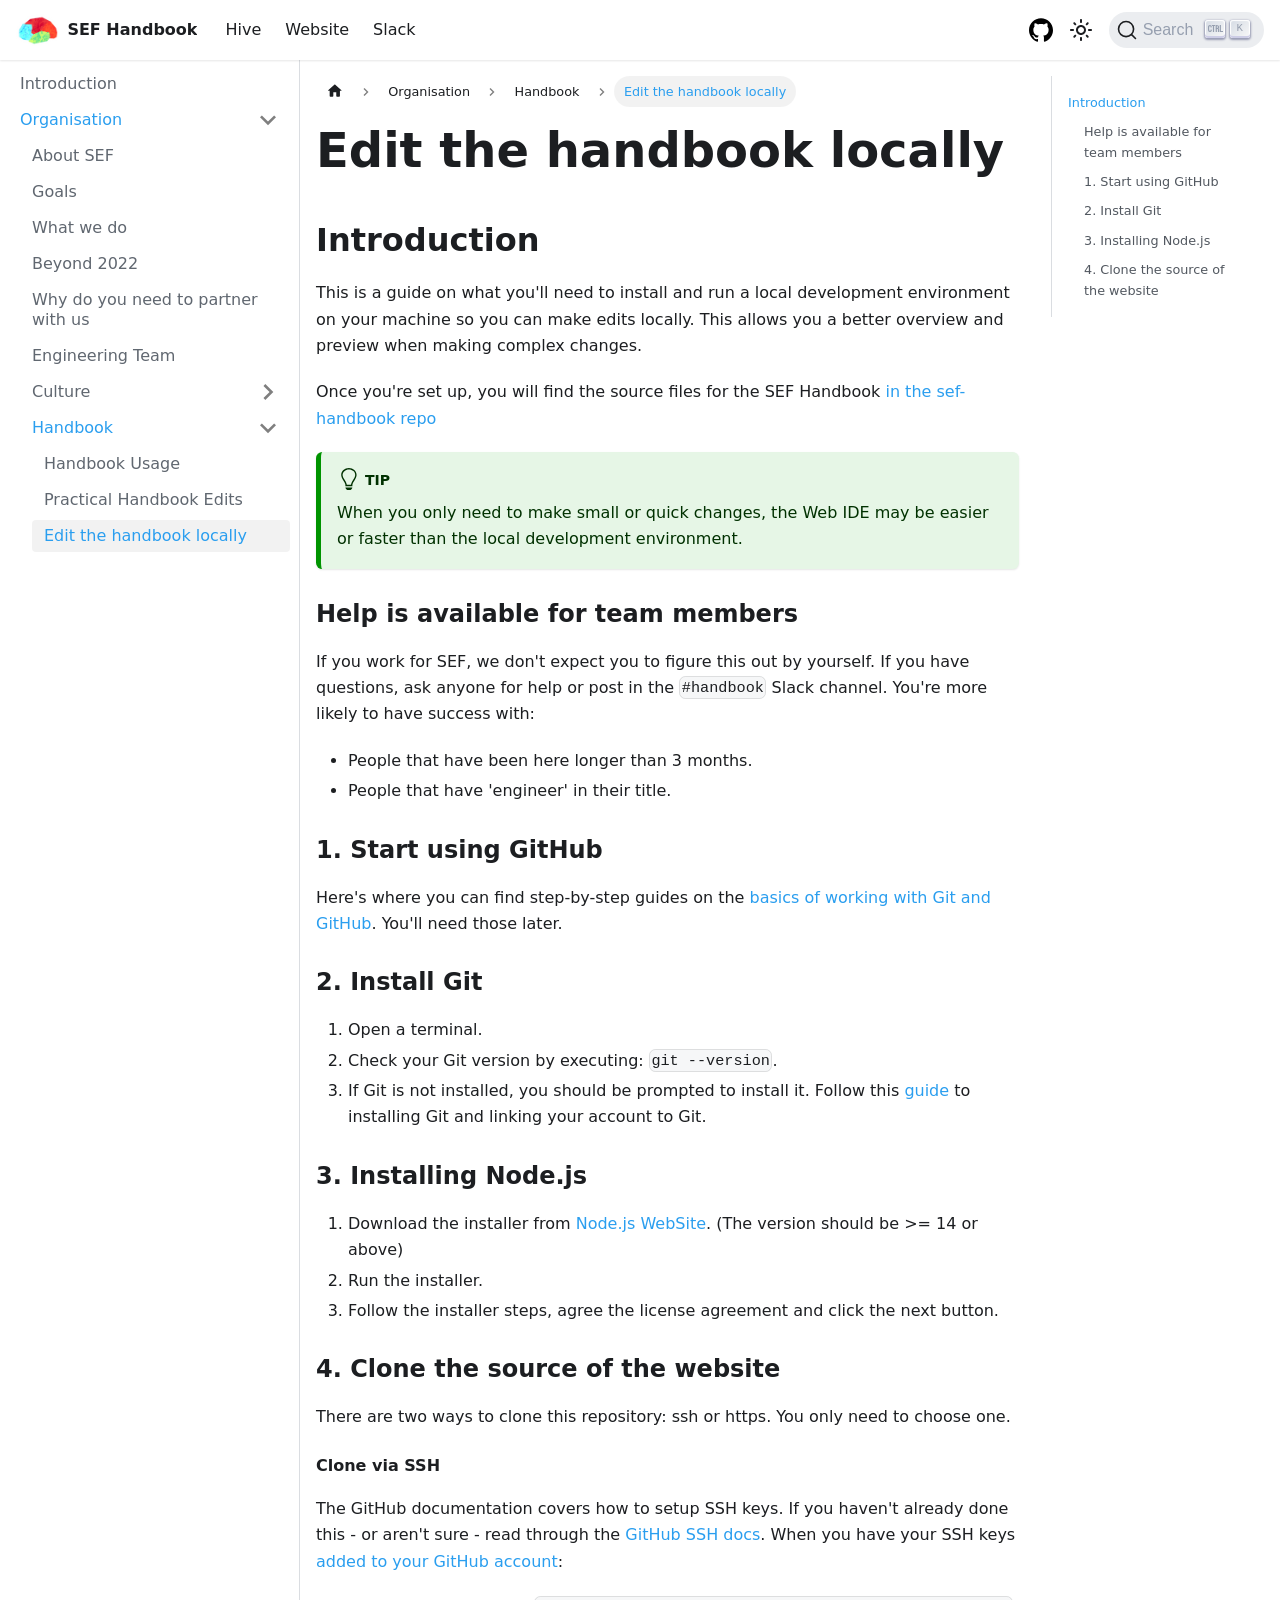
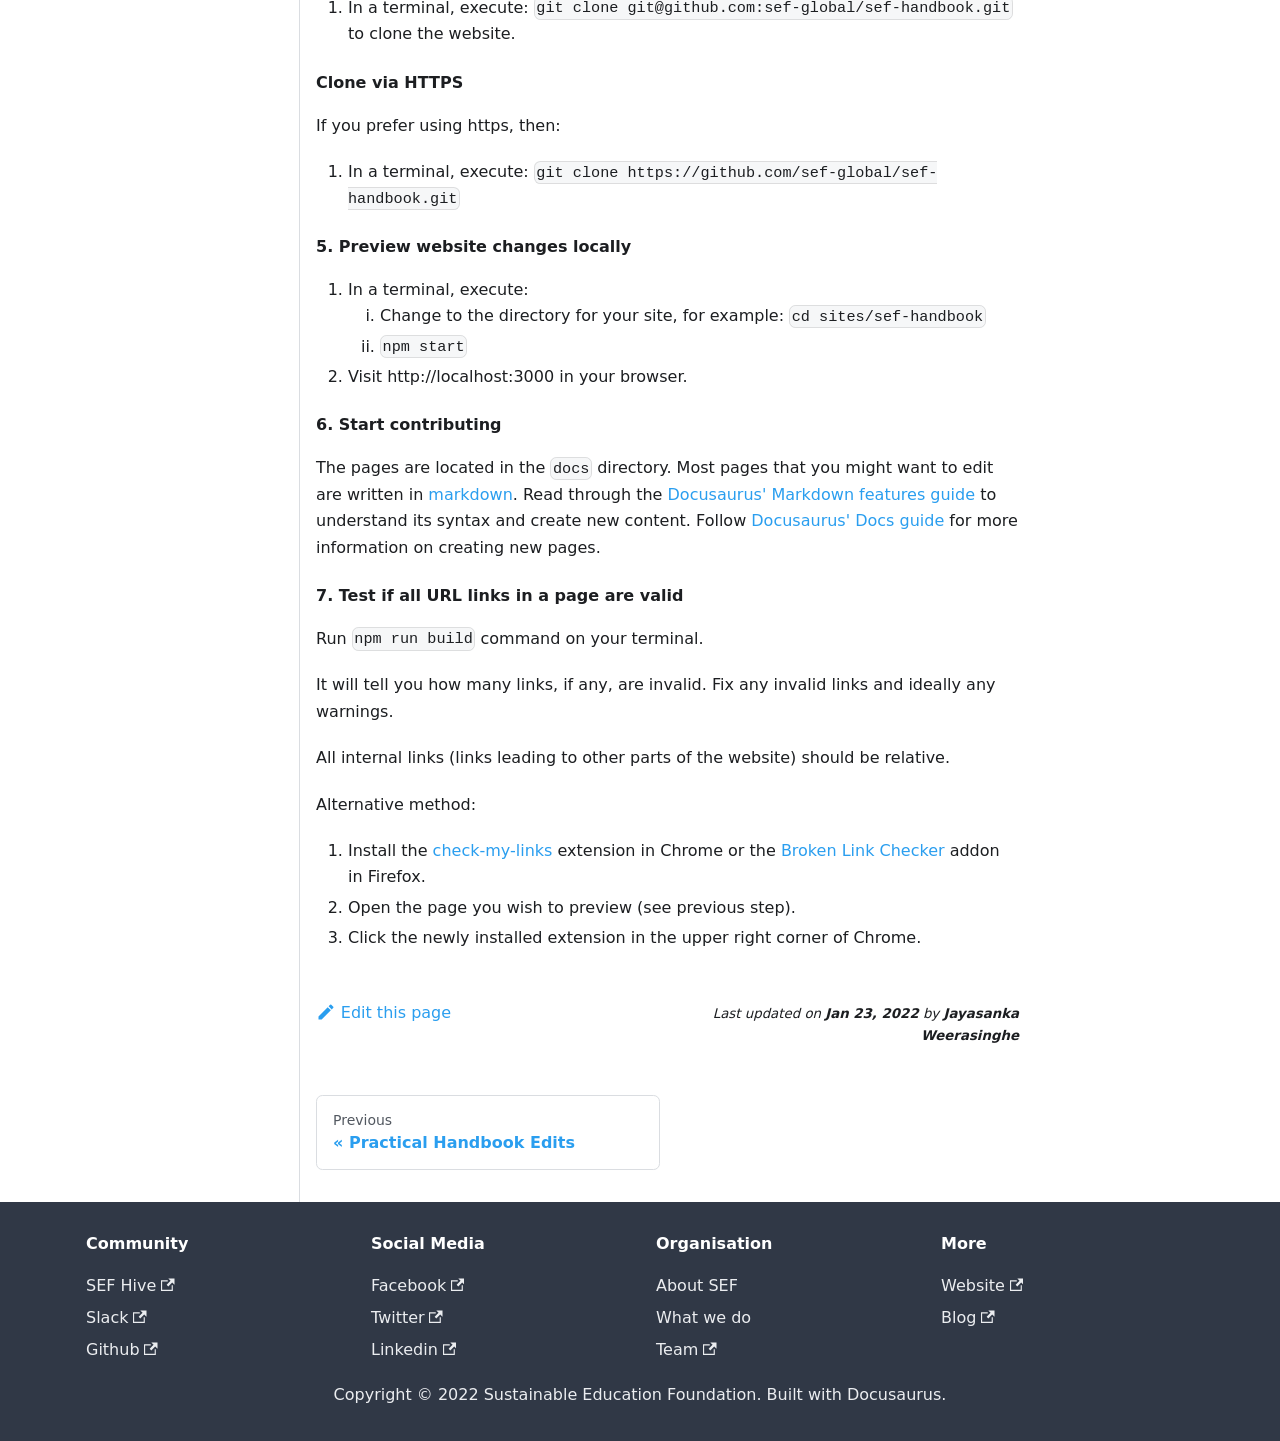
<file: organisation/handbook/edit-locally/index.html>
<!doctype html>
<html lang="en" dir="ltr" class="docs-wrapper docs-doc-page docs-version-current plugin-docs plugin-id-default docs-doc-id-organisation/handbook/edit-locally">
<head>
<meta charset="UTF-8">
<meta name="generator" content="Docusaurus v2.1.0">
<title data-rh="true">Edit the handbook locally | SEF Handbook</title><meta data-rh="true" name="viewport" content="width=device-width,initial-scale=1"><meta data-rh="true" name="twitter:card" content="summary_large_image"><meta data-rh="true" property="og:url" content="https://handbook.sefglobal.org//organisation/handbook/edit-locally"><meta data-rh="true" name="docusaurus_locale" content="en"><meta data-rh="true" name="docsearch:language" content="en"><meta data-rh="true" name="docusaurus_version" content="current"><meta data-rh="true" name="docusaurus_tag" content="docs-default-current"><meta data-rh="true" name="docsearch:version" content="current"><meta data-rh="true" name="docsearch:docusaurus_tag" content="docs-default-current"><meta data-rh="true" property="og:title" content="Edit the handbook locally | SEF Handbook"><meta data-rh="true" name="description" content="Introduction"><meta data-rh="true" property="og:description" content="Introduction"><link data-rh="true" rel="icon" href="/img/favicon.png"><link data-rh="true" rel="canonical" href="https://handbook.sefglobal.org//organisation/handbook/edit-locally"><link data-rh="true" rel="alternate" href="https://handbook.sefglobal.org//organisation/handbook/edit-locally" hreflang="en"><link data-rh="true" rel="alternate" href="https://handbook.sefglobal.org//organisation/handbook/edit-locally" hreflang="x-default"><link data-rh="true" rel="preconnect" href="https://05W0OBLFR3-dsn.algolia.net" crossorigin="anonymous"><link rel="search" type="application/opensearchdescription+xml" title="SEF Handbook" href="/opensearch.xml"><link rel="stylesheet" href="/assets/css/styles.d440fd9d.css">
<link rel="preload" href="/assets/js/runtime~main.f16a19a8.js" as="script">
<link rel="preload" href="/assets/js/main.cf2332cf.js" as="script">
</head>
<body class="navigation-with-keyboard">
<script>!function(){function t(t){document.documentElement.setAttribute("data-theme",t)}var e=function(){var t=null;try{t=localStorage.getItem("theme")}catch(t){}return t}();t(null!==e?e:"light")}()</script><div id="__docusaurus">
<div role="region" aria-label="theme.common.skipToMainContent"><a href="#" class="skipToContent_fXgn">Skip to main content</a></div><nav class="navbar navbar--fixed-top"><div class="navbar__inner"><div class="navbar__items"><button aria-label="Navigation bar toggle" class="navbar__toggle clean-btn" type="button" tabindex="0"><svg width="30" height="30" viewBox="0 0 30 30" aria-hidden="true"><path stroke="currentColor" stroke-linecap="round" stroke-miterlimit="10" stroke-width="2" d="M4 7h22M4 15h22M4 23h22"></path></svg></button><a class="navbar__brand" href="/"><div class="navbar__logo"><img src="/img/logo.png" alt="SEF Logo" class="themedImage_ToTc themedImage--light_HNdA"><img src="/img/logo.png" alt="SEF Logo" class="themedImage_ToTc themedImage--dark_i4oU"></div><b class="navbar__title text--truncate">SEF Handbook</b></a><a href="https://sef.discourse.group/" target="_blank" rel="noopener noreferrer" class="navbar__item navbar__link">Hive</a><a href="https://sefglobal.org/" target="_blank" rel="noopener noreferrer" class="navbar__item navbar__link">Website</a><a href="https://join.slack.com/t/sefheadquarters/shared_invite/zt-1ds9bjtli-ry~ggwf2kSJ_j5src89GBQ" target="_blank" rel="noopener noreferrer" class="navbar__item navbar__link">Slack</a></div><div class="navbar__items navbar__items--right"><a href="https://github.com/sef-global" target="_blank" rel="noopener noreferrer" class="navbar__item navbar__link header-github-link" aria-label="GitHub repository"></a><div class="toggle_vylO colorModeToggle_DEke"><button class="clean-btn toggleButton_gllP toggleButtonDisabled_aARS" type="button" disabled="" title="Switch between dark and light mode (currently light mode)" aria-label="Switch between dark and light mode (currently light mode)"><svg viewBox="0 0 24 24" width="24" height="24" class="lightToggleIcon_pyhR"><path fill="currentColor" d="M12,9c1.65,0,3,1.35,3,3s-1.35,3-3,3s-3-1.35-3-3S10.35,9,12,9 M12,7c-2.76,0-5,2.24-5,5s2.24,5,5,5s5-2.24,5-5 S14.76,7,12,7L12,7z M2,13l2,0c0.55,0,1-0.45,1-1s-0.45-1-1-1l-2,0c-0.55,0-1,0.45-1,1S1.45,13,2,13z M20,13l2,0c0.55,0,1-0.45,1-1 s-0.45-1-1-1l-2,0c-0.55,0-1,0.45-1,1S19.45,13,20,13z M11,2v2c0,0.55,0.45,1,1,1s1-0.45,1-1V2c0-0.55-0.45-1-1-1S11,1.45,11,2z M11,20v2c0,0.55,0.45,1,1,1s1-0.45,1-1v-2c0-0.55-0.45-1-1-1C11.45,19,11,19.45,11,20z M5.99,4.58c-0.39-0.39-1.03-0.39-1.41,0 c-0.39,0.39-0.39,1.03,0,1.41l1.06,1.06c0.39,0.39,1.03,0.39,1.41,0s0.39-1.03,0-1.41L5.99,4.58z M18.36,16.95 c-0.39-0.39-1.03-0.39-1.41,0c-0.39,0.39-0.39,1.03,0,1.41l1.06,1.06c0.39,0.39,1.03,0.39,1.41,0c0.39-0.39,0.39-1.03,0-1.41 L18.36,16.95z M19.42,5.99c0.39-0.39,0.39-1.03,0-1.41c-0.39-0.39-1.03-0.39-1.41,0l-1.06,1.06c-0.39,0.39-0.39,1.03,0,1.41 s1.03,0.39,1.41,0L19.42,5.99z M7.05,18.36c0.39-0.39,0.39-1.03,0-1.41c-0.39-0.39-1.03-0.39-1.41,0l-1.06,1.06 c-0.39,0.39-0.39,1.03,0,1.41s1.03,0.39,1.41,0L7.05,18.36z"></path></svg><svg viewBox="0 0 24 24" width="24" height="24" class="darkToggleIcon_wfgR"><path fill="currentColor" d="M9.37,5.51C9.19,6.15,9.1,6.82,9.1,7.5c0,4.08,3.32,7.4,7.4,7.4c0.68,0,1.35-0.09,1.99-0.27C17.45,17.19,14.93,19,12,19 c-3.86,0-7-3.14-7-7C5,9.07,6.81,6.55,9.37,5.51z M12,3c-4.97,0-9,4.03-9,9s4.03,9,9,9s9-4.03,9-9c0-0.46-0.04-0.92-0.1-1.36 c-0.98,1.37-2.58,2.26-4.4,2.26c-2.98,0-5.4-2.42-5.4-5.4c0-1.81,0.89-3.42,2.26-4.4C12.92,3.04,12.46,3,12,3L12,3z"></path></svg></button></div><div class="searchBox_ZlJk"><button type="button" class="DocSearch DocSearch-Button" aria-label="Search"><span class="DocSearch-Button-Container"><svg width="20" height="20" class="DocSearch-Search-Icon" viewBox="0 0 20 20"><path d="M14.386 14.386l4.0877 4.0877-4.0877-4.0877c-2.9418 2.9419-7.7115 2.9419-10.6533 0-2.9419-2.9418-2.9419-7.7115 0-10.6533 2.9418-2.9419 7.7115-2.9419 10.6533 0 2.9419 2.9418 2.9419 7.7115 0 10.6533z" stroke="currentColor" fill="none" fill-rule="evenodd" stroke-linecap="round" stroke-linejoin="round"></path></svg><span class="DocSearch-Button-Placeholder">Search</span></span><span class="DocSearch-Button-Keys"></span></button></div></div></div><div role="presentation" class="navbar-sidebar__backdrop"></div></nav><div class="main-wrapper mainWrapper_z2l0 docsWrapper_BCFX"><button aria-label="Scroll back to top" class="clean-btn theme-back-to-top-button backToTopButton_sjWU" type="button"></button><div class="docPage__5DB"><aside class="theme-doc-sidebar-container docSidebarContainer_b6E3"><div class="sidebar_njMd"><nav class="menu thin-scrollbar menu_SIkG"><ul class="theme-doc-sidebar-menu menu__list"><li class="theme-doc-sidebar-item-link theme-doc-sidebar-item-link-level-1 menu__list-item"><a class="menu__link" href="/">Introduction</a></li><li class="theme-doc-sidebar-item-category theme-doc-sidebar-item-category-level-1 menu__list-item"><div class="menu__list-item-collapsible"><a class="menu__link menu__link--sublist menu__link--sublist-caret menu__link--active" aria-expanded="true" href="/organisation/about">Organisation</a></div><ul style="display:block;overflow:visible;height:auto" class="menu__list"><li class="theme-doc-sidebar-item-link theme-doc-sidebar-item-link-level-2 menu__list-item"><a class="menu__link" tabindex="0" href="/organisation/about">About SEF</a></li><li class="theme-doc-sidebar-item-link theme-doc-sidebar-item-link-level-2 menu__list-item"><a class="menu__link" tabindex="0" href="/organisation/goals">Goals</a></li><li class="theme-doc-sidebar-item-link theme-doc-sidebar-item-link-level-2 menu__list-item"><a class="menu__link" tabindex="0" href="/organisation/what-we-do">What we do</a></li><li class="theme-doc-sidebar-item-link theme-doc-sidebar-item-link-level-2 menu__list-item"><a class="menu__link" tabindex="0" href="/organisation/beyond-2022">Beyond 2022</a></li><li class="theme-doc-sidebar-item-link theme-doc-sidebar-item-link-level-2 menu__list-item"><a class="menu__link" tabindex="0" href="/organisation/why-partner-with-us">Why do you need to partner with us</a></li><li class="theme-doc-sidebar-item-link theme-doc-sidebar-item-link-level-2 menu__list-item"><a class="menu__link" tabindex="0" href="/organisation/engineering-team">Engineering Team</a></li><li class="theme-doc-sidebar-item-category theme-doc-sidebar-item-category-level-2 menu__list-item menu__list-item--collapsed"><div class="menu__list-item-collapsible"><a class="menu__link menu__link--sublist menu__link--sublist-caret" aria-expanded="false" tabindex="0" href="/organisation/culture/self-service">Culture</a></div></li><li class="theme-doc-sidebar-item-category theme-doc-sidebar-item-category-level-2 menu__list-item"><div class="menu__list-item-collapsible"><a class="menu__link menu__link--sublist menu__link--sublist-caret menu__link--active" aria-expanded="true" tabindex="0" href="/organisation/handbook/usage">Handbook</a></div><ul style="display:block;overflow:visible;height:auto" class="menu__list"><li class="theme-doc-sidebar-item-link theme-doc-sidebar-item-link-level-3 menu__list-item"><a class="menu__link" tabindex="0" href="/organisation/handbook/usage">Handbook Usage</a></li><li class="theme-doc-sidebar-item-link theme-doc-sidebar-item-link-level-3 menu__list-item"><a class="menu__link" tabindex="0" href="/organisation/handbook/practical-handbook-edits">Practical Handbook Edits</a></li><li class="theme-doc-sidebar-item-link theme-doc-sidebar-item-link-level-3 menu__list-item"><a class="menu__link menu__link--active" aria-current="page" tabindex="0" href="/organisation/handbook/edit-locally">Edit the handbook locally</a></li></ul></li></ul></li></ul></nav></div></aside><main class="docMainContainer_gTbr"><div class="container padding-top--md padding-bottom--lg"><div class="row"><div class="col docItemCol_VOVn"><div class="docItemContainer_Djhp"><article><nav class="theme-doc-breadcrumbs breadcrumbsContainer_Z_bl" aria-label="Breadcrumbs"><ul class="breadcrumbs" itemscope="" itemtype="https://schema.org/BreadcrumbList"><li class="breadcrumbs__item"><a aria-label="Home page" class="breadcrumbs__link" href="/"><svg viewBox="0 0 24 24" class="breadcrumbHomeIcon_OVgt"><path d="M10 19v-5h4v5c0 .55.45 1 1 1h3c.55 0 1-.45 1-1v-7h1.7c.46 0 .68-.57.33-.87L12.67 3.6c-.38-.34-.96-.34-1.34 0l-8.36 7.53c-.34.3-.13.87.33.87H5v7c0 .55.45 1 1 1h3c.55 0 1-.45 1-1z" fill="currentColor"></path></svg></a></li><li class="breadcrumbs__item"><span class="breadcrumbs__link">Organisation</span><meta itemprop="position" content="1"></li><li class="breadcrumbs__item"><span class="breadcrumbs__link">Handbook</span><meta itemprop="position" content="2"></li><li itemscope="" itemprop="itemListElement" itemtype="https://schema.org/ListItem" class="breadcrumbs__item breadcrumbs__item--active"><span class="breadcrumbs__link" itemprop="name">Edit the handbook locally</span><meta itemprop="position" content="3"></li></ul></nav><div class="tocCollapsible_ETCw theme-doc-toc-mobile tocMobile_ITEo"><button type="button" class="clean-btn tocCollapsibleButton_TO0P">On this page</button></div><div class="theme-doc-markdown markdown"><h1>Edit the handbook locally</h1><h2 class="anchor anchorWithStickyNavbar_LWe7" id="introduction">Introduction<a class="hash-link" href="#introduction" title="Direct link to heading">​</a></h2><p>This is a guide on what you&#x27;ll need to install and run a local development environment on your machine so you can make
edits locally. This allows you a better overview and preview when making complex changes.</p><p>Once you&#x27;re set up, you will find the source files for the SEF
Handbook <a href="https://github.com/sef-global/sef-handbook" target="_blank" rel="noopener noreferrer">in the sef-handbook repo</a></p><div class="theme-admonition theme-admonition-tip alert alert--success admonition_LlT9"><div class="admonitionHeading_tbUL"><span class="admonitionIcon_kALy"><svg viewBox="0 0 12 16"><path fill-rule="evenodd" d="M6.5 0C3.48 0 1 2.19 1 5c0 .92.55 2.25 1 3 1.34 2.25 1.78 2.78 2 4v1h5v-1c.22-1.22.66-1.75 2-4 .45-.75 1-2.08 1-3 0-2.81-2.48-5-5.5-5zm3.64 7.48c-.25.44-.47.8-.67 1.11-.86 1.41-1.25 2.06-1.45 3.23-.02.05-.02.11-.02.17H5c0-.06 0-.13-.02-.17-.2-1.17-.59-1.83-1.45-3.23-.2-.31-.42-.67-.67-1.11C2.44 6.78 2 5.65 2 5c0-2.2 2.02-4 4.5-4 1.22 0 2.36.42 3.22 1.19C10.55 2.94 11 3.94 11 5c0 .66-.44 1.78-.86 2.48zM4 14h5c-.23 1.14-1.3 2-2.5 2s-2.27-.86-2.5-2z"></path></svg></span>tip</div><div class="admonitionContent_S0QG"><p>When you only need to make small or quick changes, the Web IDE may be easier or faster than the local development
environment.</p></div></div><h3 class="anchor anchorWithStickyNavbar_LWe7" id="help-is-available-for-team-members">Help is available for team members<a class="hash-link" href="#help-is-available-for-team-members" title="Direct link to heading">​</a></h3><p>If you work for SEF, we don&#x27;t expect you to figure this out by yourself. If you have questions, ask anyone for help or
post in the <code>#handbook</code> Slack channel. You&#x27;re more likely to have success with:</p><ul><li>People that have been here longer than 3 months.</li><li>People that have &#x27;engineer&#x27; in their title.</li></ul><h3 class="anchor anchorWithStickyNavbar_LWe7" id="1-start-using-github">1. Start using GitHub<a class="hash-link" href="#1-start-using-github" title="Direct link to heading">​</a></h3><p>Here&#x27;s where you can find step-by-step guides on
the <a href="https://docs.github.com/en/get-started/quickstart" target="_blank" rel="noopener noreferrer">basics of working with Git and GitHub</a>. You&#x27;ll need those later.</p><h3 class="anchor anchorWithStickyNavbar_LWe7" id="2-install-git">2. Install Git<a class="hash-link" href="#2-install-git" title="Direct link to heading">​</a></h3><ol><li>Open a terminal.</li><li>Check your Git version by executing: <code>git --version</code>.</li><li>If Git is not installed, you should be prompted to install it. Follow
this <a href="https://docs.github.com/en/get-started/quickstart/set-up-git" target="_blank" rel="noopener noreferrer">guide</a> to installing Git and linking your account
to Git.</li></ol><h3 class="anchor anchorWithStickyNavbar_LWe7" id="3-installing-nodejs">3. Installing Node.js<a class="hash-link" href="#3-installing-nodejs" title="Direct link to heading">​</a></h3><ol><li>Download the installer from <a href="https://nodejs.org/en/download/" target="_blank" rel="noopener noreferrer">Node.js WebSite</a>. (The version should be &gt;= 14 or
above)</li><li>Run the installer.</li><li>Follow the installer steps, agree the license agreement and click the next button.</li></ol><h3 class="anchor anchorWithStickyNavbar_LWe7" id="4-clone-the-source-of-the-website">4. Clone the source of the website<a class="hash-link" href="#4-clone-the-source-of-the-website" title="Direct link to heading">​</a></h3><p>There are two ways to clone this repository: ssh or https. You only need to choose one.</p><h4 class="anchor anchorWithStickyNavbar_LWe7" id="clone-via-ssh">Clone via SSH<a class="hash-link" href="#clone-via-ssh" title="Direct link to heading">​</a></h4><p>The GitHub documentation covers how to setup SSH keys. If you haven&#x27;t already done this - or aren&#x27;t sure - read through
the <a href="https://docs.github.com/en/authentication/connecting-to-github-with-ssh" target="_blank" rel="noopener noreferrer">GitHub SSH docs</a>. When you have your SSH
keys <a href="https://docs.github.com/en/authentication/connecting-to-github-with-ssh/adding-a-new-ssh-key-to-your-github-account" target="_blank" rel="noopener noreferrer">added to your GitHub account</a>:</p><ol><li>In a terminal, execute: <code>git clone git@github.com:sef-global/sef-handbook.git</code> to clone the website.</li></ol><h4 class="anchor anchorWithStickyNavbar_LWe7" id="clone-via-https">Clone via HTTPS<a class="hash-link" href="#clone-via-https" title="Direct link to heading">​</a></h4><p>If you prefer using https, then:</p><ol><li>In a terminal, execute: <code>git clone https://github.com/sef-global/sef-handbook.git</code></li></ol><h4 class="anchor anchorWithStickyNavbar_LWe7" id="5-preview-website-changes-locally">5. Preview website changes locally<a class="hash-link" href="#5-preview-website-changes-locally" title="Direct link to heading">​</a></h4><ol><li>In a terminal, execute:<ol><li>Change to the directory for your site, for example: <code>cd sites/sef-handbook</code></li><li><code>npm start</code></li></ol></li><li>Visit http://localhost:3000 in your browser.</li></ol><h4 class="anchor anchorWithStickyNavbar_LWe7" id="6-start-contributing">6. Start contributing<a class="hash-link" href="#6-start-contributing" title="Direct link to heading">​</a></h4><p>The pages are located in the <code>docs</code> directory. Most pages that you might want to edit are written
in <a href="https://www.markdownguide.org/basic-syntax/" target="_blank" rel="noopener noreferrer">markdown</a>. Read through the <a href="https://docusaurus.io/docs/markdown-features" target="_blank" rel="noopener noreferrer">Docusaurus&#x27; Markdown features guide</a> to understand its syntax and
create new content. Follow <a href="https://docusaurus.io/docs/docs-introduction" target="_blank" rel="noopener noreferrer">Docusaurus&#x27; Docs guide</a> for
more information on creating new pages.</p><h4 class="anchor anchorWithStickyNavbar_LWe7" id="7-test-if-all-url-links-in-a-page-are-valid">7. Test if all URL links in a page are valid<a class="hash-link" href="#7-test-if-all-url-links-in-a-page-are-valid" title="Direct link to heading">​</a></h4><p>Run <code>npm run build</code> command on your terminal.</p><p>It will tell you how many links, if any, are invalid. Fix any invalid links and ideally any warnings.</p><p>All internal links (links leading to other parts of the website) should be relative.</p><p>Alternative method:</p><ol><li>Install the <a href="https://chrome.google.com/webstore/detail/check-my-links/ojkcdipcgfaekbeaelaapakgnjflfglf/" target="_blank" rel="noopener noreferrer">check-my-links</a> extension in Chrome or the <a href="https://addons.mozilla.org/en-US/firefox/addon/find-broken-links/" target="_blank" rel="noopener noreferrer">Broken Link Checker</a> addon in Firefox.</li><li>Open the page you wish to preview (see previous step).</li><li>Click the newly installed extension in the upper right corner of Chrome.</li></ol></div><footer class="theme-doc-footer docusaurus-mt-lg"><div class="theme-doc-footer-edit-meta-row row"><div class="col"><a href="https://github.com/sef-global/sef-handbook/edit/main/docs/organisation/handbook/edit-locally.md" target="_blank" rel="noreferrer noopener" class="theme-edit-this-page"><svg fill="currentColor" height="20" width="20" viewBox="0 0 40 40" class="iconEdit_Z9Sw" aria-hidden="true"><g><path d="m34.5 11.7l-3 3.1-6.3-6.3 3.1-3q0.5-0.5 1.2-0.5t1.1 0.5l3.9 3.9q0.5 0.4 0.5 1.1t-0.5 1.2z m-29.5 17.1l18.4-18.5 6.3 6.3-18.4 18.4h-6.3v-6.2z"></path></g></svg>Edit this page</a></div><div class="col lastUpdated_vwxv"><span class="theme-last-updated">Last updated<!-- --> on <b><time datetime="2022-01-23T07:24:44.000Z">Jan 23, 2022</time></b> by <b>Jayasanka Weerasinghe</b></span></div></div></footer></article><nav class="pagination-nav docusaurus-mt-lg" aria-label="Docs pages navigation"><a class="pagination-nav__link pagination-nav__link--prev" href="/organisation/handbook/practical-handbook-edits"><div class="pagination-nav__sublabel">Previous</div><div class="pagination-nav__label">Practical Handbook Edits</div></a></nav></div></div><div class="col col--3"><div class="tableOfContents_bqdL thin-scrollbar theme-doc-toc-desktop"><ul class="table-of-contents table-of-contents__left-border"><li><a href="#introduction" class="table-of-contents__link toc-highlight">Introduction</a><ul><li><a href="#help-is-available-for-team-members" class="table-of-contents__link toc-highlight">Help is available for team members</a></li><li><a href="#1-start-using-github" class="table-of-contents__link toc-highlight">1. Start using GitHub</a></li><li><a href="#2-install-git" class="table-of-contents__link toc-highlight">2. Install Git</a></li><li><a href="#3-installing-nodejs" class="table-of-contents__link toc-highlight">3. Installing Node.js</a></li><li><a href="#4-clone-the-source-of-the-website" class="table-of-contents__link toc-highlight">4. Clone the source of the website</a></li></ul></li></ul></div></div></div></div></main></div></div><footer class="footer footer--dark"><div class="container container-fluid"><div class="row footer__links"><div class="col footer__col"><div class="footer__title">Community</div><ul class="footer__items clean-list"><li class="footer__item"><a href="https://sef.discourse.group" target="_blank" rel="noopener noreferrer" class="footer__link-item">SEF Hive<svg width="13.5" height="13.5" aria-hidden="true" viewBox="0 0 24 24" class="iconExternalLink_nPIU"><path fill="currentColor" d="M21 13v10h-21v-19h12v2h-10v15h17v-8h2zm3-12h-10.988l4.035 4-6.977 7.07 2.828 2.828 6.977-7.07 4.125 4.172v-11z"></path></svg></a></li><li class="footer__item"><a href="https://sefheadquarters.slack.com" target="_blank" rel="noopener noreferrer" class="footer__link-item">Slack<svg width="13.5" height="13.5" aria-hidden="true" viewBox="0 0 24 24" class="iconExternalLink_nPIU"><path fill="currentColor" d="M21 13v10h-21v-19h12v2h-10v15h17v-8h2zm3-12h-10.988l4.035 4-6.977 7.07 2.828 2.828 6.977-7.07 4.125 4.172v-11z"></path></svg></a></li><li class="footer__item"><a href="https://github.com/sef-global" target="_blank" rel="noopener noreferrer" class="footer__link-item">Github<svg width="13.5" height="13.5" aria-hidden="true" viewBox="0 0 24 24" class="iconExternalLink_nPIU"><path fill="currentColor" d="M21 13v10h-21v-19h12v2h-10v15h17v-8h2zm3-12h-10.988l4.035 4-6.977 7.07 2.828 2.828 6.977-7.07 4.125 4.172v-11z"></path></svg></a></li></ul></div><div class="col footer__col"><div class="footer__title">Social Media</div><ul class="footer__items clean-list"><li class="footer__item"><a href="https://facebook.com/sustainableeducationfoundation" target="_blank" rel="noopener noreferrer" class="footer__link-item">Facebook<svg width="13.5" height="13.5" aria-hidden="true" viewBox="0 0 24 24" class="iconExternalLink_nPIU"><path fill="currentColor" d="M21 13v10h-21v-19h12v2h-10v15h17v-8h2zm3-12h-10.988l4.035 4-6.977 7.07 2.828 2.828 6.977-7.07 4.125 4.172v-11z"></path></svg></a></li><li class="footer__item"><a href="https://twitter.com/goasksef" target="_blank" rel="noopener noreferrer" class="footer__link-item">Twitter<svg width="13.5" height="13.5" aria-hidden="true" viewBox="0 0 24 24" class="iconExternalLink_nPIU"><path fill="currentColor" d="M21 13v10h-21v-19h12v2h-10v15h17v-8h2zm3-12h-10.988l4.035 4-6.977 7.07 2.828 2.828 6.977-7.07 4.125 4.172v-11z"></path></svg></a></li><li class="footer__item"><a href="https://lk.linkedin.com/company/sefglobal" target="_blank" rel="noopener noreferrer" class="footer__link-item">Linkedin<svg width="13.5" height="13.5" aria-hidden="true" viewBox="0 0 24 24" class="iconExternalLink_nPIU"><path fill="currentColor" d="M21 13v10h-21v-19h12v2h-10v15h17v-8h2zm3-12h-10.988l4.035 4-6.977 7.07 2.828 2.828 6.977-7.07 4.125 4.172v-11z"></path></svg></a></li></ul></div><div class="col footer__col"><div class="footer__title">Organisation</div><ul class="footer__items clean-list"><li class="footer__item"><a class="footer__link-item" href="/organisation/about">About SEF</a></li><li class="footer__item"><a class="footer__link-item" href="/organisation/what-we-do">What we do</a></li><li class="footer__item"><a href="https://sefglobal.org/team.html" target="_blank" rel="noopener noreferrer" class="footer__link-item">Team<svg width="13.5" height="13.5" aria-hidden="true" viewBox="0 0 24 24" class="iconExternalLink_nPIU"><path fill="currentColor" d="M21 13v10h-21v-19h12v2h-10v15h17v-8h2zm3-12h-10.988l4.035 4-6.977 7.07 2.828 2.828 6.977-7.07 4.125 4.172v-11z"></path></svg></a></li></ul></div><div class="col footer__col"><div class="footer__title">More</div><ul class="footer__items clean-list"><li class="footer__item"><a href="https://sefglobal.org/" target="_blank" rel="noopener noreferrer" class="footer__link-item">Website<svg width="13.5" height="13.5" aria-hidden="true" viewBox="0 0 24 24" class="iconExternalLink_nPIU"><path fill="currentColor" d="M21 13v10h-21v-19h12v2h-10v15h17v-8h2zm3-12h-10.988l4.035 4-6.977 7.07 2.828 2.828 6.977-7.07 4.125 4.172v-11z"></path></svg></a></li><li class="footer__item"><a href="https://sefglobal.medium.com/" target="_blank" rel="noopener noreferrer" class="footer__link-item">Blog<svg width="13.5" height="13.5" aria-hidden="true" viewBox="0 0 24 24" class="iconExternalLink_nPIU"><path fill="currentColor" d="M21 13v10h-21v-19h12v2h-10v15h17v-8h2zm3-12h-10.988l4.035 4-6.977 7.07 2.828 2.828 6.977-7.07 4.125 4.172v-11z"></path></svg></a></li></ul></div></div><div class="footer__bottom text--center"><div class="footer__copyright">Copyright © 2022 Sustainable Education Foundation. Built with Docusaurus.</div></div></div></footer></div>
<script src="/assets/js/runtime~main.f16a19a8.js"></script>
<script src="/assets/js/main.cf2332cf.js"></script>
</body>
</html>
</file>
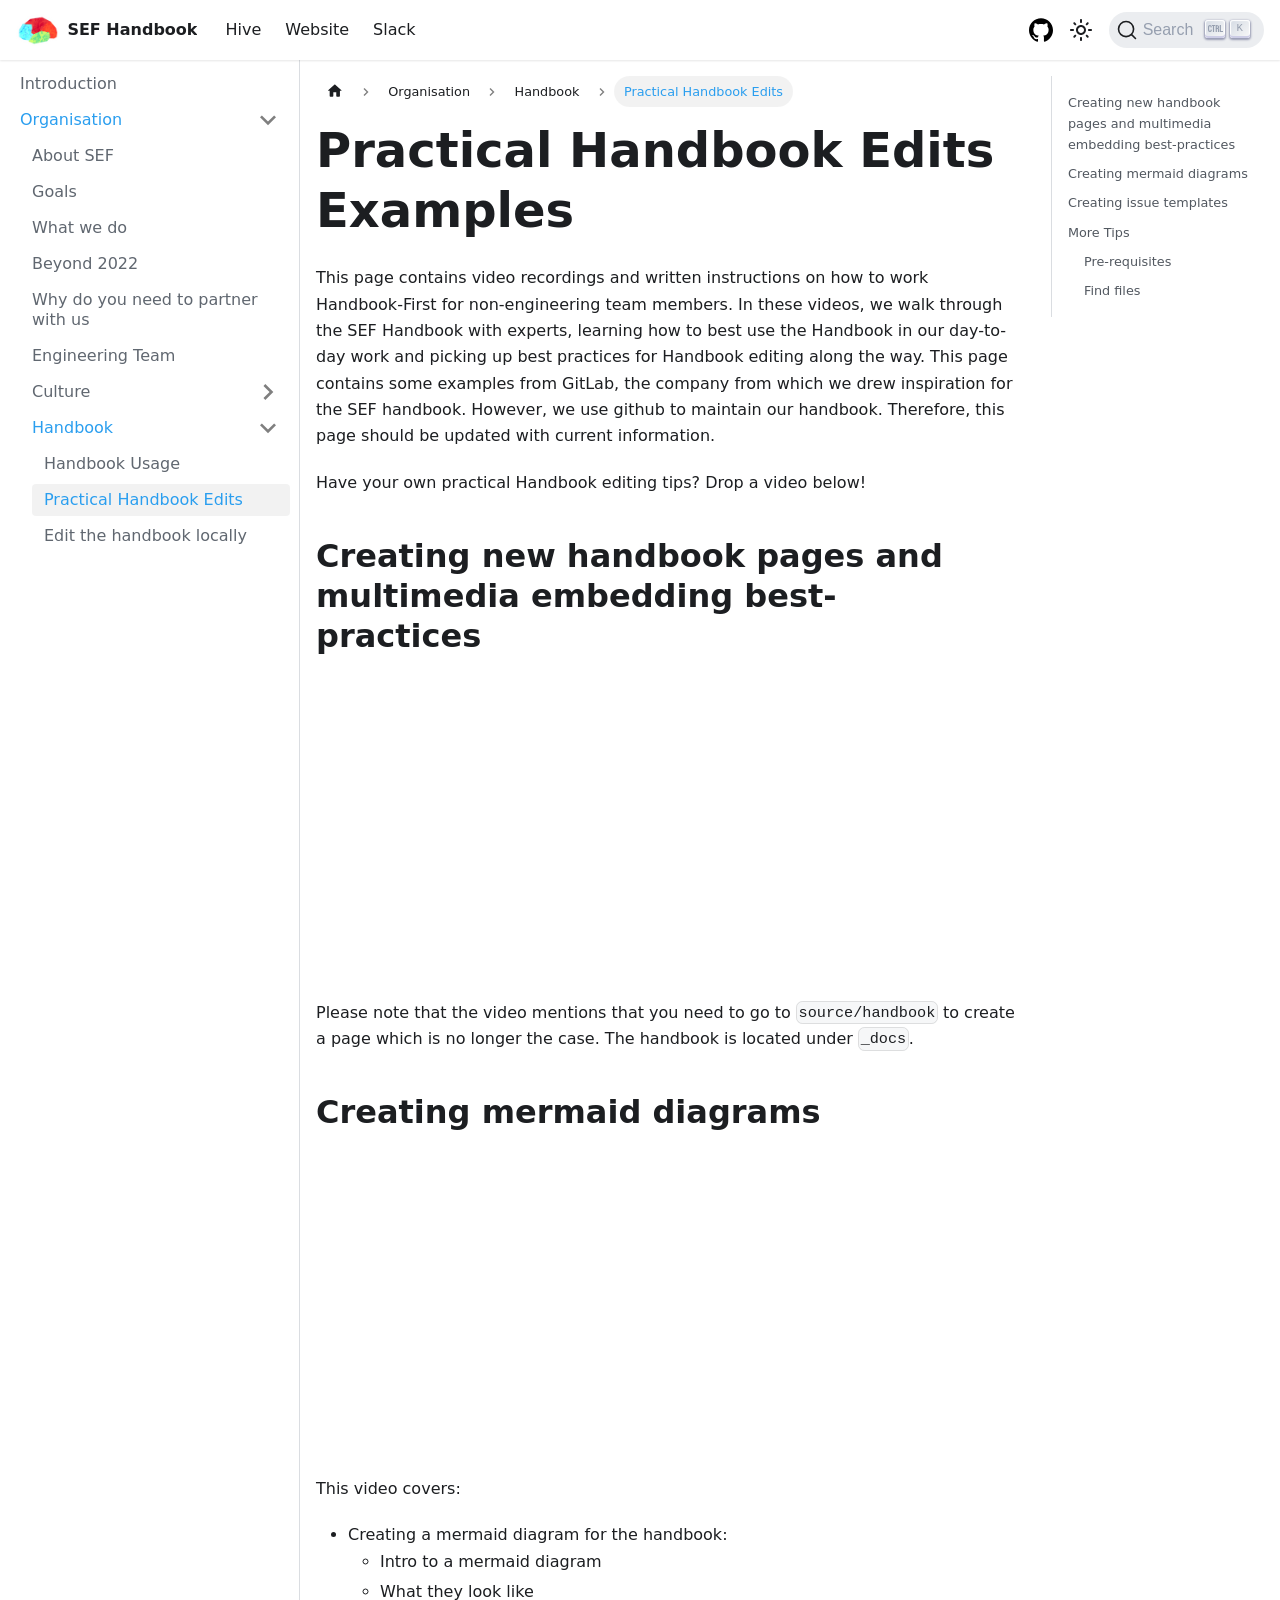
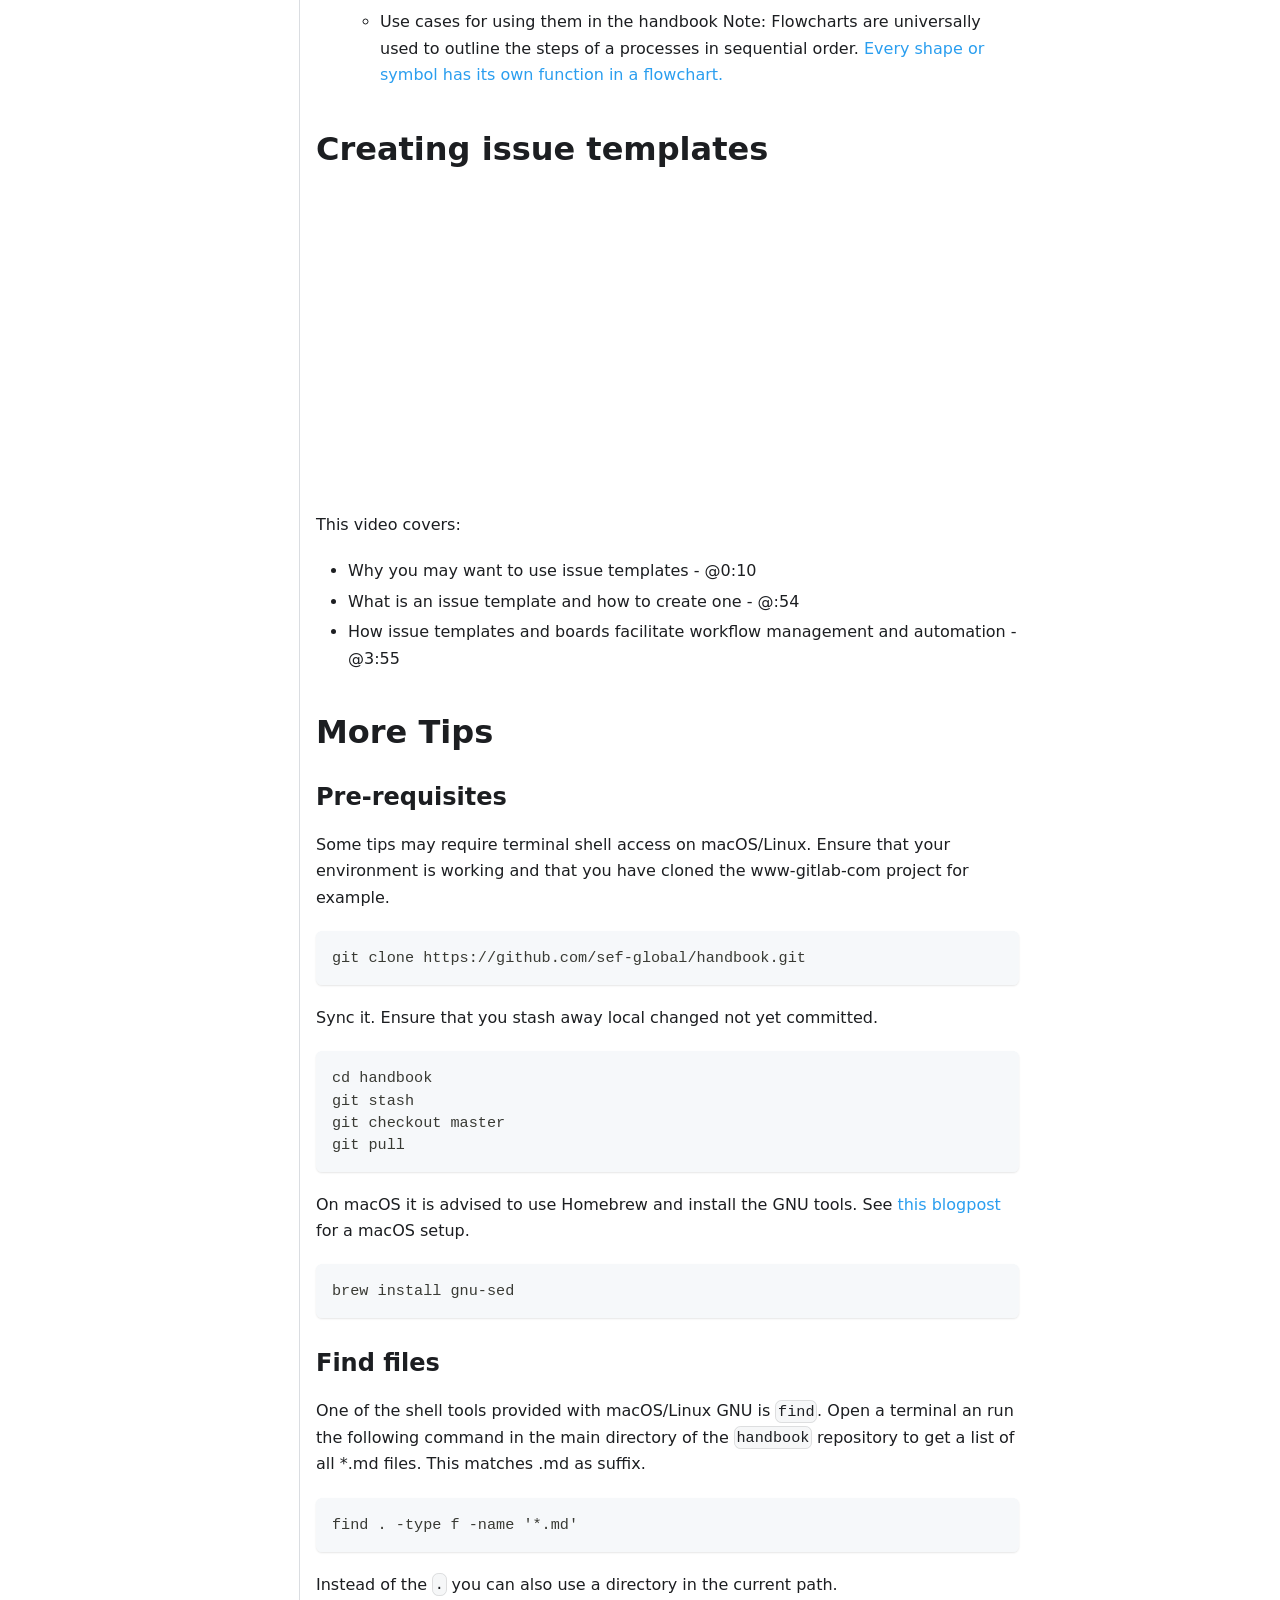
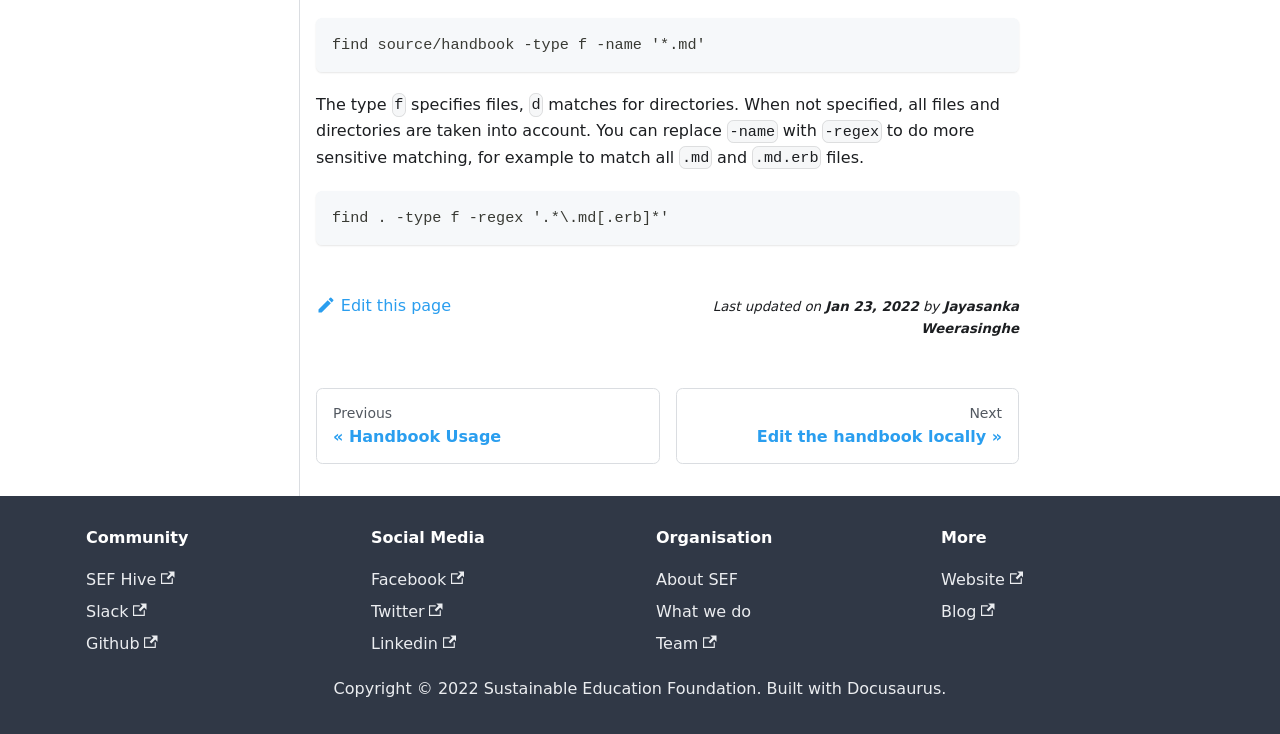
<file: organisation/handbook/practical-handbook-edits/index.html>
<!doctype html>
<html lang="en" dir="ltr" class="docs-wrapper docs-doc-page docs-version-current plugin-docs plugin-id-default docs-doc-id-organisation/handbook/practical-handbook-edits">
<head>
<meta charset="UTF-8">
<meta name="generator" content="Docusaurus v2.1.0">
<title data-rh="true">Practical Handbook Edits | SEF Handbook</title><meta data-rh="true" name="viewport" content="width=device-width,initial-scale=1"><meta data-rh="true" name="twitter:card" content="summary_large_image"><meta data-rh="true" property="og:url" content="https://handbook.sefglobal.org//organisation/handbook/practical-handbook-edits"><meta data-rh="true" name="docusaurus_locale" content="en"><meta data-rh="true" name="docsearch:language" content="en"><meta data-rh="true" name="docusaurus_version" content="current"><meta data-rh="true" name="docusaurus_tag" content="docs-default-current"><meta data-rh="true" name="docsearch:version" content="current"><meta data-rh="true" name="docsearch:docusaurus_tag" content="docs-default-current"><meta data-rh="true" property="og:title" content="Practical Handbook Edits | SEF Handbook"><meta data-rh="true" name="description" content="This page contains video recordings and written instructions on how to work Handbook-First for non-engineering team"><meta data-rh="true" property="og:description" content="This page contains video recordings and written instructions on how to work Handbook-First for non-engineering team"><link data-rh="true" rel="icon" href="/img/favicon.png"><link data-rh="true" rel="canonical" href="https://handbook.sefglobal.org//organisation/handbook/practical-handbook-edits"><link data-rh="true" rel="alternate" href="https://handbook.sefglobal.org//organisation/handbook/practical-handbook-edits" hreflang="en"><link data-rh="true" rel="alternate" href="https://handbook.sefglobal.org//organisation/handbook/practical-handbook-edits" hreflang="x-default"><link data-rh="true" rel="preconnect" href="https://05W0OBLFR3-dsn.algolia.net" crossorigin="anonymous"><link rel="search" type="application/opensearchdescription+xml" title="SEF Handbook" href="/opensearch.xml"><link rel="stylesheet" href="/assets/css/styles.d440fd9d.css">
<link rel="preload" href="/assets/js/runtime~main.f16a19a8.js" as="script">
<link rel="preload" href="/assets/js/main.cf2332cf.js" as="script">
</head>
<body class="navigation-with-keyboard">
<script>!function(){function t(t){document.documentElement.setAttribute("data-theme",t)}var e=function(){var t=null;try{t=localStorage.getItem("theme")}catch(t){}return t}();t(null!==e?e:"light")}()</script><div id="__docusaurus">
<div role="region" aria-label="theme.common.skipToMainContent"><a href="#" class="skipToContent_fXgn">Skip to main content</a></div><nav class="navbar navbar--fixed-top"><div class="navbar__inner"><div class="navbar__items"><button aria-label="Navigation bar toggle" class="navbar__toggle clean-btn" type="button" tabindex="0"><svg width="30" height="30" viewBox="0 0 30 30" aria-hidden="true"><path stroke="currentColor" stroke-linecap="round" stroke-miterlimit="10" stroke-width="2" d="M4 7h22M4 15h22M4 23h22"></path></svg></button><a class="navbar__brand" href="/"><div class="navbar__logo"><img src="/img/logo.png" alt="SEF Logo" class="themedImage_ToTc themedImage--light_HNdA"><img src="/img/logo.png" alt="SEF Logo" class="themedImage_ToTc themedImage--dark_i4oU"></div><b class="navbar__title text--truncate">SEF Handbook</b></a><a href="https://sef.discourse.group/" target="_blank" rel="noopener noreferrer" class="navbar__item navbar__link">Hive</a><a href="https://sefglobal.org/" target="_blank" rel="noopener noreferrer" class="navbar__item navbar__link">Website</a><a href="https://join.slack.com/t/sefheadquarters/shared_invite/zt-1ds9bjtli-ry~ggwf2kSJ_j5src89GBQ" target="_blank" rel="noopener noreferrer" class="navbar__item navbar__link">Slack</a></div><div class="navbar__items navbar__items--right"><a href="https://github.com/sef-global" target="_blank" rel="noopener noreferrer" class="navbar__item navbar__link header-github-link" aria-label="GitHub repository"></a><div class="toggle_vylO colorModeToggle_DEke"><button class="clean-btn toggleButton_gllP toggleButtonDisabled_aARS" type="button" disabled="" title="Switch between dark and light mode (currently light mode)" aria-label="Switch between dark and light mode (currently light mode)"><svg viewBox="0 0 24 24" width="24" height="24" class="lightToggleIcon_pyhR"><path fill="currentColor" d="M12,9c1.65,0,3,1.35,3,3s-1.35,3-3,3s-3-1.35-3-3S10.35,9,12,9 M12,7c-2.76,0-5,2.24-5,5s2.24,5,5,5s5-2.24,5-5 S14.76,7,12,7L12,7z M2,13l2,0c0.55,0,1-0.45,1-1s-0.45-1-1-1l-2,0c-0.55,0-1,0.45-1,1S1.45,13,2,13z M20,13l2,0c0.55,0,1-0.45,1-1 s-0.45-1-1-1l-2,0c-0.55,0-1,0.45-1,1S19.45,13,20,13z M11,2v2c0,0.55,0.45,1,1,1s1-0.45,1-1V2c0-0.55-0.45-1-1-1S11,1.45,11,2z M11,20v2c0,0.55,0.45,1,1,1s1-0.45,1-1v-2c0-0.55-0.45-1-1-1C11.45,19,11,19.45,11,20z M5.99,4.58c-0.39-0.39-1.03-0.39-1.41,0 c-0.39,0.39-0.39,1.03,0,1.41l1.06,1.06c0.39,0.39,1.03,0.39,1.41,0s0.39-1.03,0-1.41L5.99,4.58z M18.36,16.95 c-0.39-0.39-1.03-0.39-1.41,0c-0.39,0.39-0.39,1.03,0,1.41l1.06,1.06c0.39,0.39,1.03,0.39,1.41,0c0.39-0.39,0.39-1.03,0-1.41 L18.36,16.95z M19.42,5.99c0.39-0.39,0.39-1.03,0-1.41c-0.39-0.39-1.03-0.39-1.41,0l-1.06,1.06c-0.39,0.39-0.39,1.03,0,1.41 s1.03,0.39,1.41,0L19.42,5.99z M7.05,18.36c0.39-0.39,0.39-1.03,0-1.41c-0.39-0.39-1.03-0.39-1.41,0l-1.06,1.06 c-0.39,0.39-0.39,1.03,0,1.41s1.03,0.39,1.41,0L7.05,18.36z"></path></svg><svg viewBox="0 0 24 24" width="24" height="24" class="darkToggleIcon_wfgR"><path fill="currentColor" d="M9.37,5.51C9.19,6.15,9.1,6.82,9.1,7.5c0,4.08,3.32,7.4,7.4,7.4c0.68,0,1.35-0.09,1.99-0.27C17.45,17.19,14.93,19,12,19 c-3.86,0-7-3.14-7-7C5,9.07,6.81,6.55,9.37,5.51z M12,3c-4.97,0-9,4.03-9,9s4.03,9,9,9s9-4.03,9-9c0-0.46-0.04-0.92-0.1-1.36 c-0.98,1.37-2.58,2.26-4.4,2.26c-2.98,0-5.4-2.42-5.4-5.4c0-1.81,0.89-3.42,2.26-4.4C12.92,3.04,12.46,3,12,3L12,3z"></path></svg></button></div><div class="searchBox_ZlJk"><button type="button" class="DocSearch DocSearch-Button" aria-label="Search"><span class="DocSearch-Button-Container"><svg width="20" height="20" class="DocSearch-Search-Icon" viewBox="0 0 20 20"><path d="M14.386 14.386l4.0877 4.0877-4.0877-4.0877c-2.9418 2.9419-7.7115 2.9419-10.6533 0-2.9419-2.9418-2.9419-7.7115 0-10.6533 2.9418-2.9419 7.7115-2.9419 10.6533 0 2.9419 2.9418 2.9419 7.7115 0 10.6533z" stroke="currentColor" fill="none" fill-rule="evenodd" stroke-linecap="round" stroke-linejoin="round"></path></svg><span class="DocSearch-Button-Placeholder">Search</span></span><span class="DocSearch-Button-Keys"></span></button></div></div></div><div role="presentation" class="navbar-sidebar__backdrop"></div></nav><div class="main-wrapper mainWrapper_z2l0 docsWrapper_BCFX"><button aria-label="Scroll back to top" class="clean-btn theme-back-to-top-button backToTopButton_sjWU" type="button"></button><div class="docPage__5DB"><aside class="theme-doc-sidebar-container docSidebarContainer_b6E3"><div class="sidebar_njMd"><nav class="menu thin-scrollbar menu_SIkG"><ul class="theme-doc-sidebar-menu menu__list"><li class="theme-doc-sidebar-item-link theme-doc-sidebar-item-link-level-1 menu__list-item"><a class="menu__link" href="/">Introduction</a></li><li class="theme-doc-sidebar-item-category theme-doc-sidebar-item-category-level-1 menu__list-item"><div class="menu__list-item-collapsible"><a class="menu__link menu__link--sublist menu__link--sublist-caret menu__link--active" aria-expanded="true" href="/organisation/about">Organisation</a></div><ul style="display:block;overflow:visible;height:auto" class="menu__list"><li class="theme-doc-sidebar-item-link theme-doc-sidebar-item-link-level-2 menu__list-item"><a class="menu__link" tabindex="0" href="/organisation/about">About SEF</a></li><li class="theme-doc-sidebar-item-link theme-doc-sidebar-item-link-level-2 menu__list-item"><a class="menu__link" tabindex="0" href="/organisation/goals">Goals</a></li><li class="theme-doc-sidebar-item-link theme-doc-sidebar-item-link-level-2 menu__list-item"><a class="menu__link" tabindex="0" href="/organisation/what-we-do">What we do</a></li><li class="theme-doc-sidebar-item-link theme-doc-sidebar-item-link-level-2 menu__list-item"><a class="menu__link" tabindex="0" href="/organisation/beyond-2022">Beyond 2022</a></li><li class="theme-doc-sidebar-item-link theme-doc-sidebar-item-link-level-2 menu__list-item"><a class="menu__link" tabindex="0" href="/organisation/why-partner-with-us">Why do you need to partner with us</a></li><li class="theme-doc-sidebar-item-link theme-doc-sidebar-item-link-level-2 menu__list-item"><a class="menu__link" tabindex="0" href="/organisation/engineering-team">Engineering Team</a></li><li class="theme-doc-sidebar-item-category theme-doc-sidebar-item-category-level-2 menu__list-item menu__list-item--collapsed"><div class="menu__list-item-collapsible"><a class="menu__link menu__link--sublist menu__link--sublist-caret" aria-expanded="false" tabindex="0" href="/organisation/culture/self-service">Culture</a></div></li><li class="theme-doc-sidebar-item-category theme-doc-sidebar-item-category-level-2 menu__list-item"><div class="menu__list-item-collapsible"><a class="menu__link menu__link--sublist menu__link--sublist-caret menu__link--active" aria-expanded="true" tabindex="0" href="/organisation/handbook/usage">Handbook</a></div><ul style="display:block;overflow:visible;height:auto" class="menu__list"><li class="theme-doc-sidebar-item-link theme-doc-sidebar-item-link-level-3 menu__list-item"><a class="menu__link" tabindex="0" href="/organisation/handbook/usage">Handbook Usage</a></li><li class="theme-doc-sidebar-item-link theme-doc-sidebar-item-link-level-3 menu__list-item"><a class="menu__link menu__link--active" aria-current="page" tabindex="0" href="/organisation/handbook/practical-handbook-edits">Practical Handbook Edits</a></li><li class="theme-doc-sidebar-item-link theme-doc-sidebar-item-link-level-3 menu__list-item"><a class="menu__link" tabindex="0" href="/organisation/handbook/edit-locally">Edit the handbook locally</a></li></ul></li></ul></li></ul></nav></div></aside><main class="docMainContainer_gTbr"><div class="container padding-top--md padding-bottom--lg"><div class="row"><div class="col docItemCol_VOVn"><div class="docItemContainer_Djhp"><article><nav class="theme-doc-breadcrumbs breadcrumbsContainer_Z_bl" aria-label="Breadcrumbs"><ul class="breadcrumbs" itemscope="" itemtype="https://schema.org/BreadcrumbList"><li class="breadcrumbs__item"><a aria-label="Home page" class="breadcrumbs__link" href="/"><svg viewBox="0 0 24 24" class="breadcrumbHomeIcon_OVgt"><path d="M10 19v-5h4v5c0 .55.45 1 1 1h3c.55 0 1-.45 1-1v-7h1.7c.46 0 .68-.57.33-.87L12.67 3.6c-.38-.34-.96-.34-1.34 0l-8.36 7.53c-.34.3-.13.87.33.87H5v7c0 .55.45 1 1 1h3c.55 0 1-.45 1-1z" fill="currentColor"></path></svg></a></li><li class="breadcrumbs__item"><span class="breadcrumbs__link">Organisation</span><meta itemprop="position" content="1"></li><li class="breadcrumbs__item"><span class="breadcrumbs__link">Handbook</span><meta itemprop="position" content="2"></li><li itemscope="" itemprop="itemListElement" itemtype="https://schema.org/ListItem" class="breadcrumbs__item breadcrumbs__item--active"><span class="breadcrumbs__link" itemprop="name">Practical Handbook Edits</span><meta itemprop="position" content="3"></li></ul></nav><div class="tocCollapsible_ETCw theme-doc-toc-mobile tocMobile_ITEo"><button type="button" class="clean-btn tocCollapsibleButton_TO0P">On this page</button></div><div class="theme-doc-markdown markdown"><h1>Practical Handbook Edits Examples</h1><p>This page contains video recordings and written instructions on how to work Handbook-First for non-engineering team
members. In these videos, we walk through the SEF Handbook with experts, learning how to best use the Handbook in our
day-to-day work and picking up best practices for Handbook editing along the way. This page contains some examples from
GitLab, the company from which we drew inspiration for the SEF handbook. However, we use github to maintain our
handbook. Therefore, this page should be updated with current information.</p><p>Have your own practical Handbook editing tips? Drop a video below!</p><h2 class="anchor anchorWithStickyNavbar_LWe7" id="creating-new-handbook-pages-and-multimedia-embedding-best-practices">Creating new handbook pages and multimedia embedding best-practices<a class="hash-link" href="#creating-new-handbook-pages-and-multimedia-embedding-best-practices" title="Direct link to heading">​</a></h2><iframe width="560" height="315" src="https://www.youtube.com/embed/hQgS97M8abc" title="YouTube video player" frameborder="0" allow="accelerometer; autoplay; clipboard-write; encrypted-media; gyroscope; picture-in-picture"></iframe><p>Please note that the video mentions that you need to go to <code>source/handbook</code> to create a page which is no longer the
case. The handbook is located under <code>_docs</code>.</p><h2 class="anchor anchorWithStickyNavbar_LWe7" id="creating-mermaid-diagrams">Creating mermaid diagrams<a class="hash-link" href="#creating-mermaid-diagrams" title="Direct link to heading">​</a></h2><iframe width="560" height="315" src="https://www.youtube.com/embed/SQ9QmuTHuSI" title="YouTube video player" frameborder="0" allow="accelerometer; autoplay; clipboard-write; encrypted-media; gyroscope; picture-in-picture"></iframe><p>This video covers:</p><ul><li>Creating a mermaid diagram for the handbook:<ul><li>Intro to a mermaid diagram</li><li>What they look like</li><li>Use cases for using them in the handbook Note: Flowcharts are universally used to outline the steps of a processes
in sequential
order. <a href="https://www.lucidchart.com/pages/flowchart-symbols-meaning-explained" target="_blank" rel="noopener noreferrer">Every shape or symbol has its own function in a flowchart.</a></li></ul></li></ul><h2 class="anchor anchorWithStickyNavbar_LWe7" id="creating-issue-templates">Creating issue templates<a class="hash-link" href="#creating-issue-templates" title="Direct link to heading">​</a></h2><iframe width="560" height="315" src="https://www.youtube.com/embed/ObNWS3trqIY" title="YouTube video player" frameborder="0" allow="accelerometer; autoplay; clipboard-write; encrypted-media; gyroscope; picture-in-picture"></iframe><p>This video covers:</p><ul><li>Why you may want to use issue templates - @0:10</li><li>What is an issue template and how to create one - @:54</li><li>How issue templates and boards facilitate workflow management and automation - @3:55</li></ul><h2 class="anchor anchorWithStickyNavbar_LWe7" id="more-tips">More Tips<a class="hash-link" href="#more-tips" title="Direct link to heading">​</a></h2><h3 class="anchor anchorWithStickyNavbar_LWe7" id="pre-requisites">Pre-requisites<a class="hash-link" href="#pre-requisites" title="Direct link to heading">​</a></h3><p>Some tips may require terminal shell access on macOS/Linux. Ensure that your environment is working and that you have
cloned the www-gitlab-com project for example.</p><div class="codeBlockContainer_Ckt0 theme-code-block" style="--prism-color:#393A34;--prism-background-color:#f6f8fa"><div class="codeBlockContent_biex"><pre tabindex="0" class="prism-code language-text codeBlock_bY9V thin-scrollbar"><code class="codeBlockLines_e6Vv"><span class="token-line" style="color:#393A34"><span class="token plain">git clone https://github.com/sef-global/handbook.git</span><br></span></code></pre><div class="buttonGroup__atx"><button type="button" aria-label="Copy code to clipboard" title="Copy" class="clean-btn"><span class="copyButtonIcons_eSgA" aria-hidden="true"><svg class="copyButtonIcon_y97N" viewBox="0 0 24 24"><path d="M19,21H8V7H19M19,5H8A2,2 0 0,0 6,7V21A2,2 0 0,0 8,23H19A2,2 0 0,0 21,21V7A2,2 0 0,0 19,5M16,1H4A2,2 0 0,0 2,3V17H4V3H16V1Z"></path></svg><svg class="copyButtonSuccessIcon_LjdS" viewBox="0 0 24 24"><path d="M21,7L9,19L3.5,13.5L4.91,12.09L9,16.17L19.59,5.59L21,7Z"></path></svg></span></button></div></div></div><p>Sync it. Ensure that you stash away local changed not yet committed.</p><div class="codeBlockContainer_Ckt0 theme-code-block" style="--prism-color:#393A34;--prism-background-color:#f6f8fa"><div class="codeBlockContent_biex"><pre tabindex="0" class="prism-code language-text codeBlock_bY9V thin-scrollbar"><code class="codeBlockLines_e6Vv"><span class="token-line" style="color:#393A34"><span class="token plain">cd handbook</span><br></span><span class="token-line" style="color:#393A34"><span class="token plain">git stash</span><br></span><span class="token-line" style="color:#393A34"><span class="token plain">git checkout master</span><br></span><span class="token-line" style="color:#393A34"><span class="token plain">git pull</span><br></span></code></pre><div class="buttonGroup__atx"><button type="button" aria-label="Copy code to clipboard" title="Copy" class="clean-btn"><span class="copyButtonIcons_eSgA" aria-hidden="true"><svg class="copyButtonIcon_y97N" viewBox="0 0 24 24"><path d="M19,21H8V7H19M19,5H8A2,2 0 0,0 6,7V21A2,2 0 0,0 8,23H19A2,2 0 0,0 21,21V7A2,2 0 0,0 19,5M16,1H4A2,2 0 0,0 2,3V17H4V3H16V1Z"></path></svg><svg class="copyButtonSuccessIcon_LjdS" viewBox="0 0 24 24"><path d="M21,7L9,19L3.5,13.5L4.91,12.09L9,16.17L19.59,5.59L21,7Z"></path></svg></span></button></div></div></div><p>On macOS it is advised to use Homebrew and install the GNU tools.
See <a href="https://about.gitlab.com/blog/2020/04/17/dotfiles-document-and-automate-your-macbook-setup/" target="_blank" rel="noopener noreferrer">this blogpost</a> for a
macOS setup.</p><div class="codeBlockContainer_Ckt0 theme-code-block" style="--prism-color:#393A34;--prism-background-color:#f6f8fa"><div class="codeBlockContent_biex"><pre tabindex="0" class="prism-code language-text codeBlock_bY9V thin-scrollbar"><code class="codeBlockLines_e6Vv"><span class="token-line" style="color:#393A34"><span class="token plain">brew install gnu-sed</span><br></span></code></pre><div class="buttonGroup__atx"><button type="button" aria-label="Copy code to clipboard" title="Copy" class="clean-btn"><span class="copyButtonIcons_eSgA" aria-hidden="true"><svg class="copyButtonIcon_y97N" viewBox="0 0 24 24"><path d="M19,21H8V7H19M19,5H8A2,2 0 0,0 6,7V21A2,2 0 0,0 8,23H19A2,2 0 0,0 21,21V7A2,2 0 0,0 19,5M16,1H4A2,2 0 0,0 2,3V17H4V3H16V1Z"></path></svg><svg class="copyButtonSuccessIcon_LjdS" viewBox="0 0 24 24"><path d="M21,7L9,19L3.5,13.5L4.91,12.09L9,16.17L19.59,5.59L21,7Z"></path></svg></span></button></div></div></div><h3 class="anchor anchorWithStickyNavbar_LWe7" id="find-files">Find files<a class="hash-link" href="#find-files" title="Direct link to heading">​</a></h3><p>One of the shell tools provided with macOS/Linux GNU is <code>find</code>. Open a terminal an run the following command in the main
directory of the <code>handbook</code> repository to get a list of all *.md files. This matches .md as suffix.</p><div class="codeBlockContainer_Ckt0 theme-code-block" style="--prism-color:#393A34;--prism-background-color:#f6f8fa"><div class="codeBlockContent_biex"><pre tabindex="0" class="prism-code language-text codeBlock_bY9V thin-scrollbar"><code class="codeBlockLines_e6Vv"><span class="token-line" style="color:#393A34"><span class="token plain">find . -type f -name &#x27;*.md&#x27;</span><br></span></code></pre><div class="buttonGroup__atx"><button type="button" aria-label="Copy code to clipboard" title="Copy" class="clean-btn"><span class="copyButtonIcons_eSgA" aria-hidden="true"><svg class="copyButtonIcon_y97N" viewBox="0 0 24 24"><path d="M19,21H8V7H19M19,5H8A2,2 0 0,0 6,7V21A2,2 0 0,0 8,23H19A2,2 0 0,0 21,21V7A2,2 0 0,0 19,5M16,1H4A2,2 0 0,0 2,3V17H4V3H16V1Z"></path></svg><svg class="copyButtonSuccessIcon_LjdS" viewBox="0 0 24 24"><path d="M21,7L9,19L3.5,13.5L4.91,12.09L9,16.17L19.59,5.59L21,7Z"></path></svg></span></button></div></div></div><p>Instead of the <code>.</code> you can also use a directory in the current path.</p><div class="codeBlockContainer_Ckt0 theme-code-block" style="--prism-color:#393A34;--prism-background-color:#f6f8fa"><div class="codeBlockContent_biex"><pre tabindex="0" class="prism-code language-text codeBlock_bY9V thin-scrollbar"><code class="codeBlockLines_e6Vv"><span class="token-line" style="color:#393A34"><span class="token plain">find source/handbook -type f -name &#x27;*.md&#x27;</span><br></span></code></pre><div class="buttonGroup__atx"><button type="button" aria-label="Copy code to clipboard" title="Copy" class="clean-btn"><span class="copyButtonIcons_eSgA" aria-hidden="true"><svg class="copyButtonIcon_y97N" viewBox="0 0 24 24"><path d="M19,21H8V7H19M19,5H8A2,2 0 0,0 6,7V21A2,2 0 0,0 8,23H19A2,2 0 0,0 21,21V7A2,2 0 0,0 19,5M16,1H4A2,2 0 0,0 2,3V17H4V3H16V1Z"></path></svg><svg class="copyButtonSuccessIcon_LjdS" viewBox="0 0 24 24"><path d="M21,7L9,19L3.5,13.5L4.91,12.09L9,16.17L19.59,5.59L21,7Z"></path></svg></span></button></div></div></div><p>The type <code>f</code> specifies files, <code>d</code> matches for directories. When not specified, all files and directories are taken into
account. You can replace <code>-name</code> with <code>-regex</code> to do more sensitive matching, for example to match all <code>.md</code>
and <code>.md.erb</code> files.</p><div class="codeBlockContainer_Ckt0 theme-code-block" style="--prism-color:#393A34;--prism-background-color:#f6f8fa"><div class="codeBlockContent_biex"><pre tabindex="0" class="prism-code language-text codeBlock_bY9V thin-scrollbar"><code class="codeBlockLines_e6Vv"><span class="token-line" style="color:#393A34"><span class="token plain">find . -type f -regex &#x27;.*\.md[.erb]*&#x27;</span><br></span></code></pre><div class="buttonGroup__atx"><button type="button" aria-label="Copy code to clipboard" title="Copy" class="clean-btn"><span class="copyButtonIcons_eSgA" aria-hidden="true"><svg class="copyButtonIcon_y97N" viewBox="0 0 24 24"><path d="M19,21H8V7H19M19,5H8A2,2 0 0,0 6,7V21A2,2 0 0,0 8,23H19A2,2 0 0,0 21,21V7A2,2 0 0,0 19,5M16,1H4A2,2 0 0,0 2,3V17H4V3H16V1Z"></path></svg><svg class="copyButtonSuccessIcon_LjdS" viewBox="0 0 24 24"><path d="M21,7L9,19L3.5,13.5L4.91,12.09L9,16.17L19.59,5.59L21,7Z"></path></svg></span></button></div></div></div></div><footer class="theme-doc-footer docusaurus-mt-lg"><div class="theme-doc-footer-edit-meta-row row"><div class="col"><a href="https://github.com/sef-global/sef-handbook/edit/main/docs/organisation/handbook/practical-handbook-edits.md" target="_blank" rel="noreferrer noopener" class="theme-edit-this-page"><svg fill="currentColor" height="20" width="20" viewBox="0 0 40 40" class="iconEdit_Z9Sw" aria-hidden="true"><g><path d="m34.5 11.7l-3 3.1-6.3-6.3 3.1-3q0.5-0.5 1.2-0.5t1.1 0.5l3.9 3.9q0.5 0.4 0.5 1.1t-0.5 1.2z m-29.5 17.1l18.4-18.5 6.3 6.3-18.4 18.4h-6.3v-6.2z"></path></g></svg>Edit this page</a></div><div class="col lastUpdated_vwxv"><span class="theme-last-updated">Last updated<!-- --> on <b><time datetime="2022-01-23T07:24:44.000Z">Jan 23, 2022</time></b> by <b>Jayasanka Weerasinghe</b></span></div></div></footer></article><nav class="pagination-nav docusaurus-mt-lg" aria-label="Docs pages navigation"><a class="pagination-nav__link pagination-nav__link--prev" href="/organisation/handbook/usage"><div class="pagination-nav__sublabel">Previous</div><div class="pagination-nav__label">Handbook Usage</div></a><a class="pagination-nav__link pagination-nav__link--next" href="/organisation/handbook/edit-locally"><div class="pagination-nav__sublabel">Next</div><div class="pagination-nav__label">Edit the handbook locally</div></a></nav></div></div><div class="col col--3"><div class="tableOfContents_bqdL thin-scrollbar theme-doc-toc-desktop"><ul class="table-of-contents table-of-contents__left-border"><li><a href="#creating-new-handbook-pages-and-multimedia-embedding-best-practices" class="table-of-contents__link toc-highlight">Creating new handbook pages and multimedia embedding best-practices</a></li><li><a href="#creating-mermaid-diagrams" class="table-of-contents__link toc-highlight">Creating mermaid diagrams</a></li><li><a href="#creating-issue-templates" class="table-of-contents__link toc-highlight">Creating issue templates</a></li><li><a href="#more-tips" class="table-of-contents__link toc-highlight">More Tips</a><ul><li><a href="#pre-requisites" class="table-of-contents__link toc-highlight">Pre-requisites</a></li><li><a href="#find-files" class="table-of-contents__link toc-highlight">Find files</a></li></ul></li></ul></div></div></div></div></main></div></div><footer class="footer footer--dark"><div class="container container-fluid"><div class="row footer__links"><div class="col footer__col"><div class="footer__title">Community</div><ul class="footer__items clean-list"><li class="footer__item"><a href="https://sef.discourse.group" target="_blank" rel="noopener noreferrer" class="footer__link-item">SEF Hive<svg width="13.5" height="13.5" aria-hidden="true" viewBox="0 0 24 24" class="iconExternalLink_nPIU"><path fill="currentColor" d="M21 13v10h-21v-19h12v2h-10v15h17v-8h2zm3-12h-10.988l4.035 4-6.977 7.07 2.828 2.828 6.977-7.07 4.125 4.172v-11z"></path></svg></a></li><li class="footer__item"><a href="https://sefheadquarters.slack.com" target="_blank" rel="noopener noreferrer" class="footer__link-item">Slack<svg width="13.5" height="13.5" aria-hidden="true" viewBox="0 0 24 24" class="iconExternalLink_nPIU"><path fill="currentColor" d="M21 13v10h-21v-19h12v2h-10v15h17v-8h2zm3-12h-10.988l4.035 4-6.977 7.07 2.828 2.828 6.977-7.07 4.125 4.172v-11z"></path></svg></a></li><li class="footer__item"><a href="https://github.com/sef-global" target="_blank" rel="noopener noreferrer" class="footer__link-item">Github<svg width="13.5" height="13.5" aria-hidden="true" viewBox="0 0 24 24" class="iconExternalLink_nPIU"><path fill="currentColor" d="M21 13v10h-21v-19h12v2h-10v15h17v-8h2zm3-12h-10.988l4.035 4-6.977 7.07 2.828 2.828 6.977-7.07 4.125 4.172v-11z"></path></svg></a></li></ul></div><div class="col footer__col"><div class="footer__title">Social Media</div><ul class="footer__items clean-list"><li class="footer__item"><a href="https://facebook.com/sustainableeducationfoundation" target="_blank" rel="noopener noreferrer" class="footer__link-item">Facebook<svg width="13.5" height="13.5" aria-hidden="true" viewBox="0 0 24 24" class="iconExternalLink_nPIU"><path fill="currentColor" d="M21 13v10h-21v-19h12v2h-10v15h17v-8h2zm3-12h-10.988l4.035 4-6.977 7.07 2.828 2.828 6.977-7.07 4.125 4.172v-11z"></path></svg></a></li><li class="footer__item"><a href="https://twitter.com/goasksef" target="_blank" rel="noopener noreferrer" class="footer__link-item">Twitter<svg width="13.5" height="13.5" aria-hidden="true" viewBox="0 0 24 24" class="iconExternalLink_nPIU"><path fill="currentColor" d="M21 13v10h-21v-19h12v2h-10v15h17v-8h2zm3-12h-10.988l4.035 4-6.977 7.07 2.828 2.828 6.977-7.07 4.125 4.172v-11z"></path></svg></a></li><li class="footer__item"><a href="https://lk.linkedin.com/company/sefglobal" target="_blank" rel="noopener noreferrer" class="footer__link-item">Linkedin<svg width="13.5" height="13.5" aria-hidden="true" viewBox="0 0 24 24" class="iconExternalLink_nPIU"><path fill="currentColor" d="M21 13v10h-21v-19h12v2h-10v15h17v-8h2zm3-12h-10.988l4.035 4-6.977 7.07 2.828 2.828 6.977-7.07 4.125 4.172v-11z"></path></svg></a></li></ul></div><div class="col footer__col"><div class="footer__title">Organisation</div><ul class="footer__items clean-list"><li class="footer__item"><a class="footer__link-item" href="/organisation/about">About SEF</a></li><li class="footer__item"><a class="footer__link-item" href="/organisation/what-we-do">What we do</a></li><li class="footer__item"><a href="https://sefglobal.org/team.html" target="_blank" rel="noopener noreferrer" class="footer__link-item">Team<svg width="13.5" height="13.5" aria-hidden="true" viewBox="0 0 24 24" class="iconExternalLink_nPIU"><path fill="currentColor" d="M21 13v10h-21v-19h12v2h-10v15h17v-8h2zm3-12h-10.988l4.035 4-6.977 7.07 2.828 2.828 6.977-7.07 4.125 4.172v-11z"></path></svg></a></li></ul></div><div class="col footer__col"><div class="footer__title">More</div><ul class="footer__items clean-list"><li class="footer__item"><a href="https://sefglobal.org/" target="_blank" rel="noopener noreferrer" class="footer__link-item">Website<svg width="13.5" height="13.5" aria-hidden="true" viewBox="0 0 24 24" class="iconExternalLink_nPIU"><path fill="currentColor" d="M21 13v10h-21v-19h12v2h-10v15h17v-8h2zm3-12h-10.988l4.035 4-6.977 7.07 2.828 2.828 6.977-7.07 4.125 4.172v-11z"></path></svg></a></li><li class="footer__item"><a href="https://sefglobal.medium.com/" target="_blank" rel="noopener noreferrer" class="footer__link-item">Blog<svg width="13.5" height="13.5" aria-hidden="true" viewBox="0 0 24 24" class="iconExternalLink_nPIU"><path fill="currentColor" d="M21 13v10h-21v-19h12v2h-10v15h17v-8h2zm3-12h-10.988l4.035 4-6.977 7.07 2.828 2.828 6.977-7.07 4.125 4.172v-11z"></path></svg></a></li></ul></div></div><div class="footer__bottom text--center"><div class="footer__copyright">Copyright © 2022 Sustainable Education Foundation. Built with Docusaurus.</div></div></div></footer></div>
<script src="/assets/js/runtime~main.f16a19a8.js"></script>
<script src="/assets/js/main.cf2332cf.js"></script>
</body>
</html>
</file>
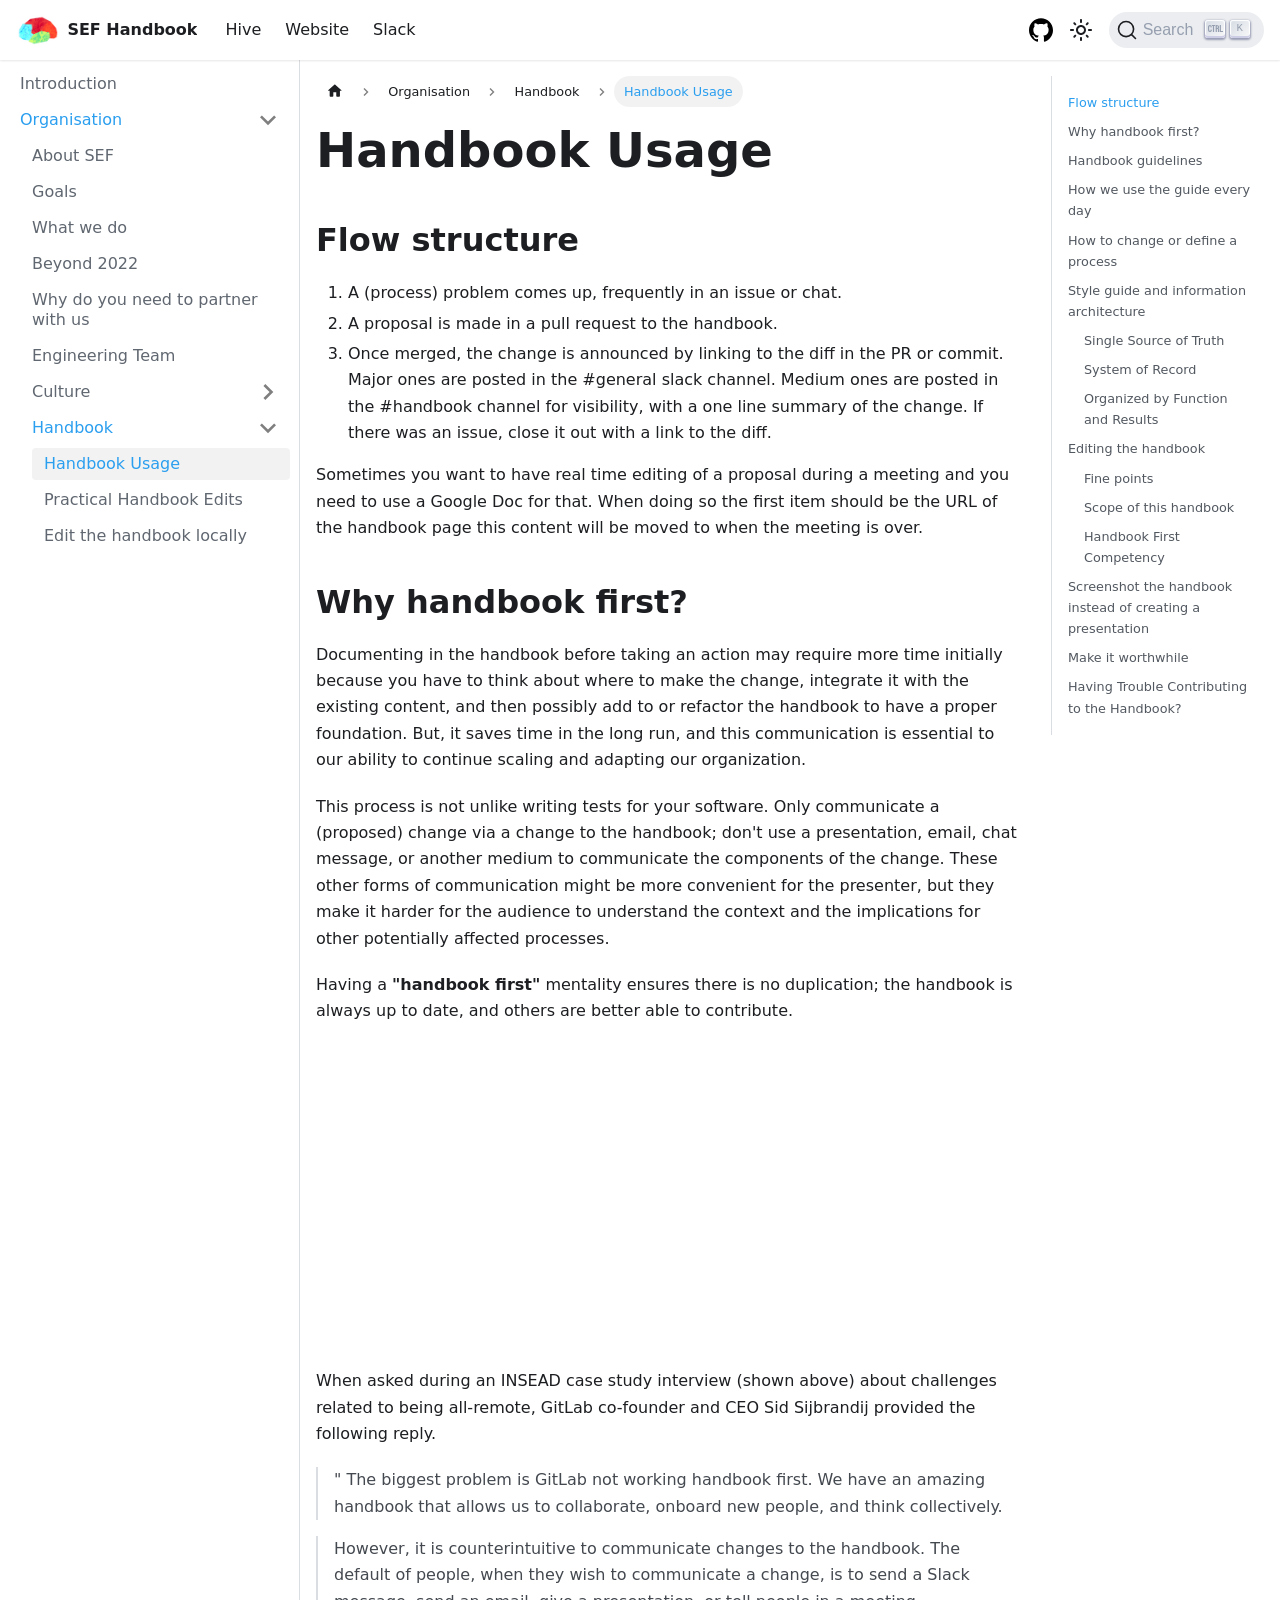
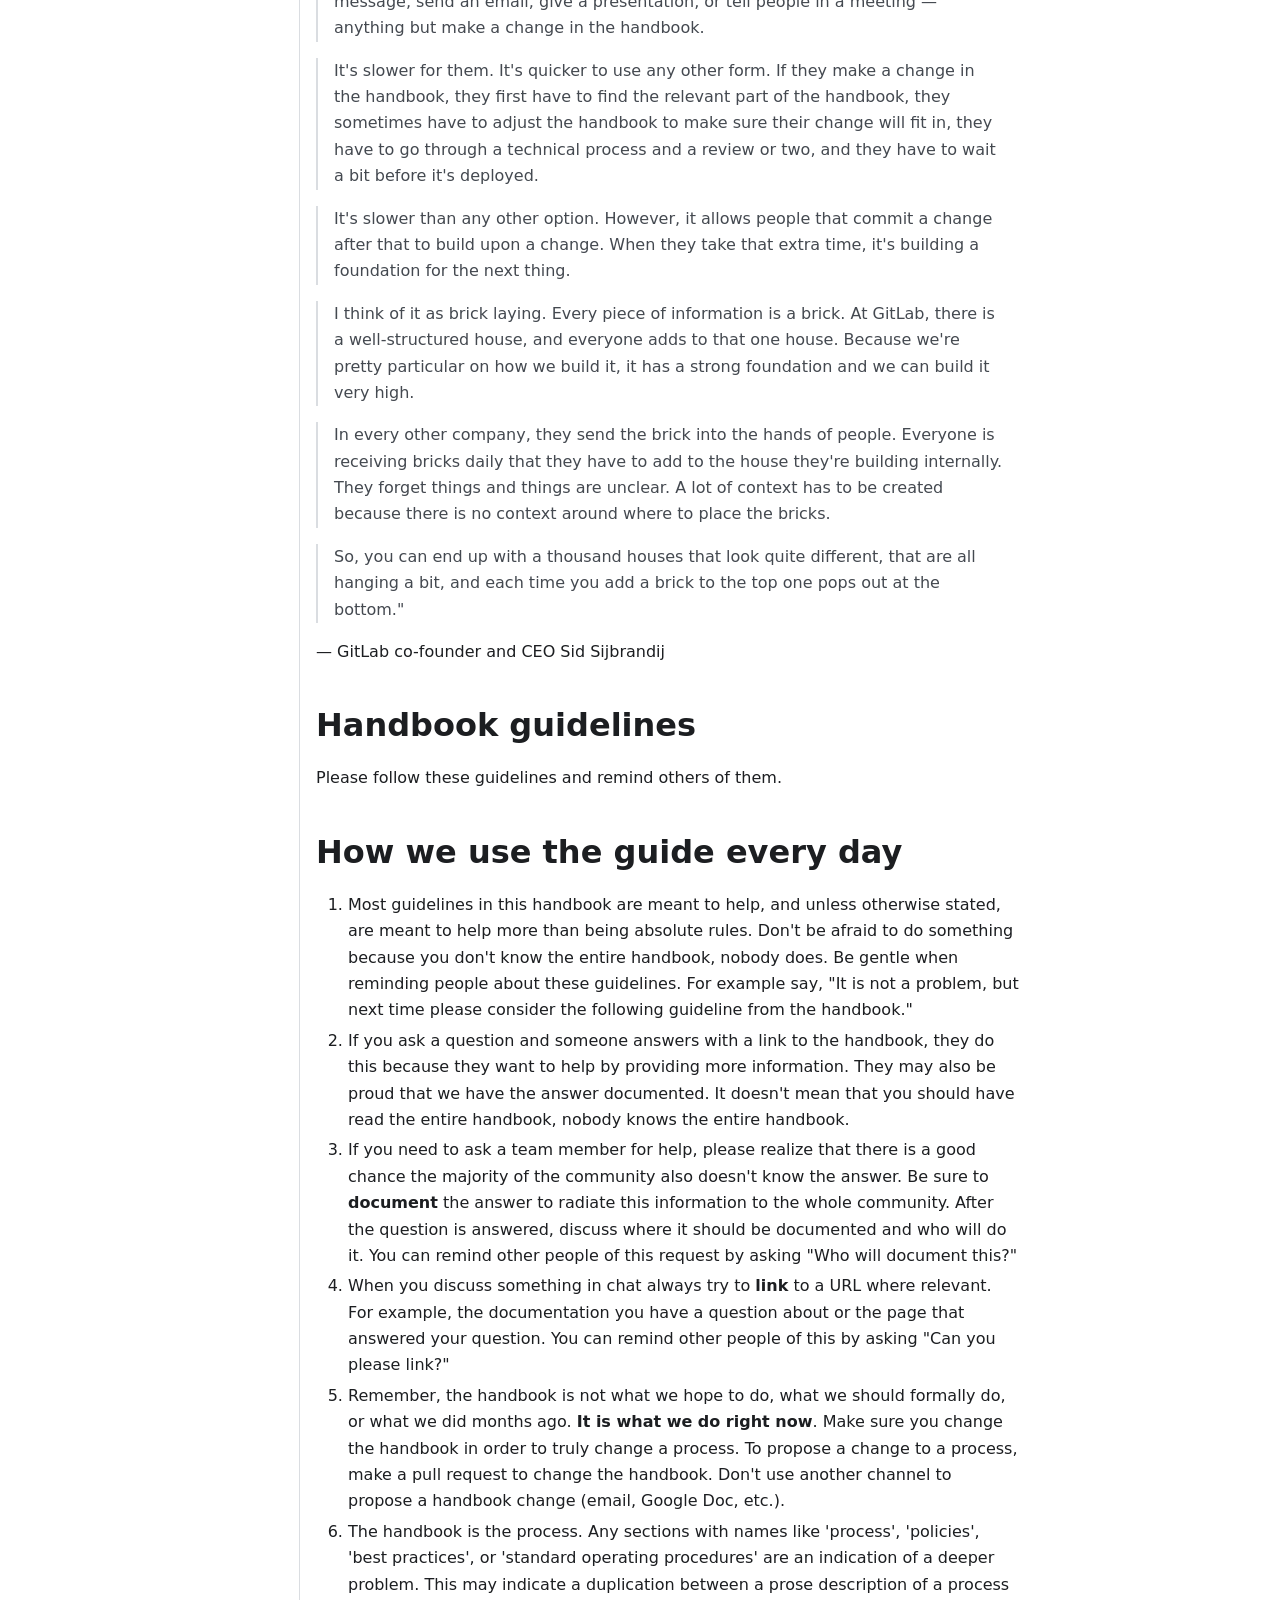
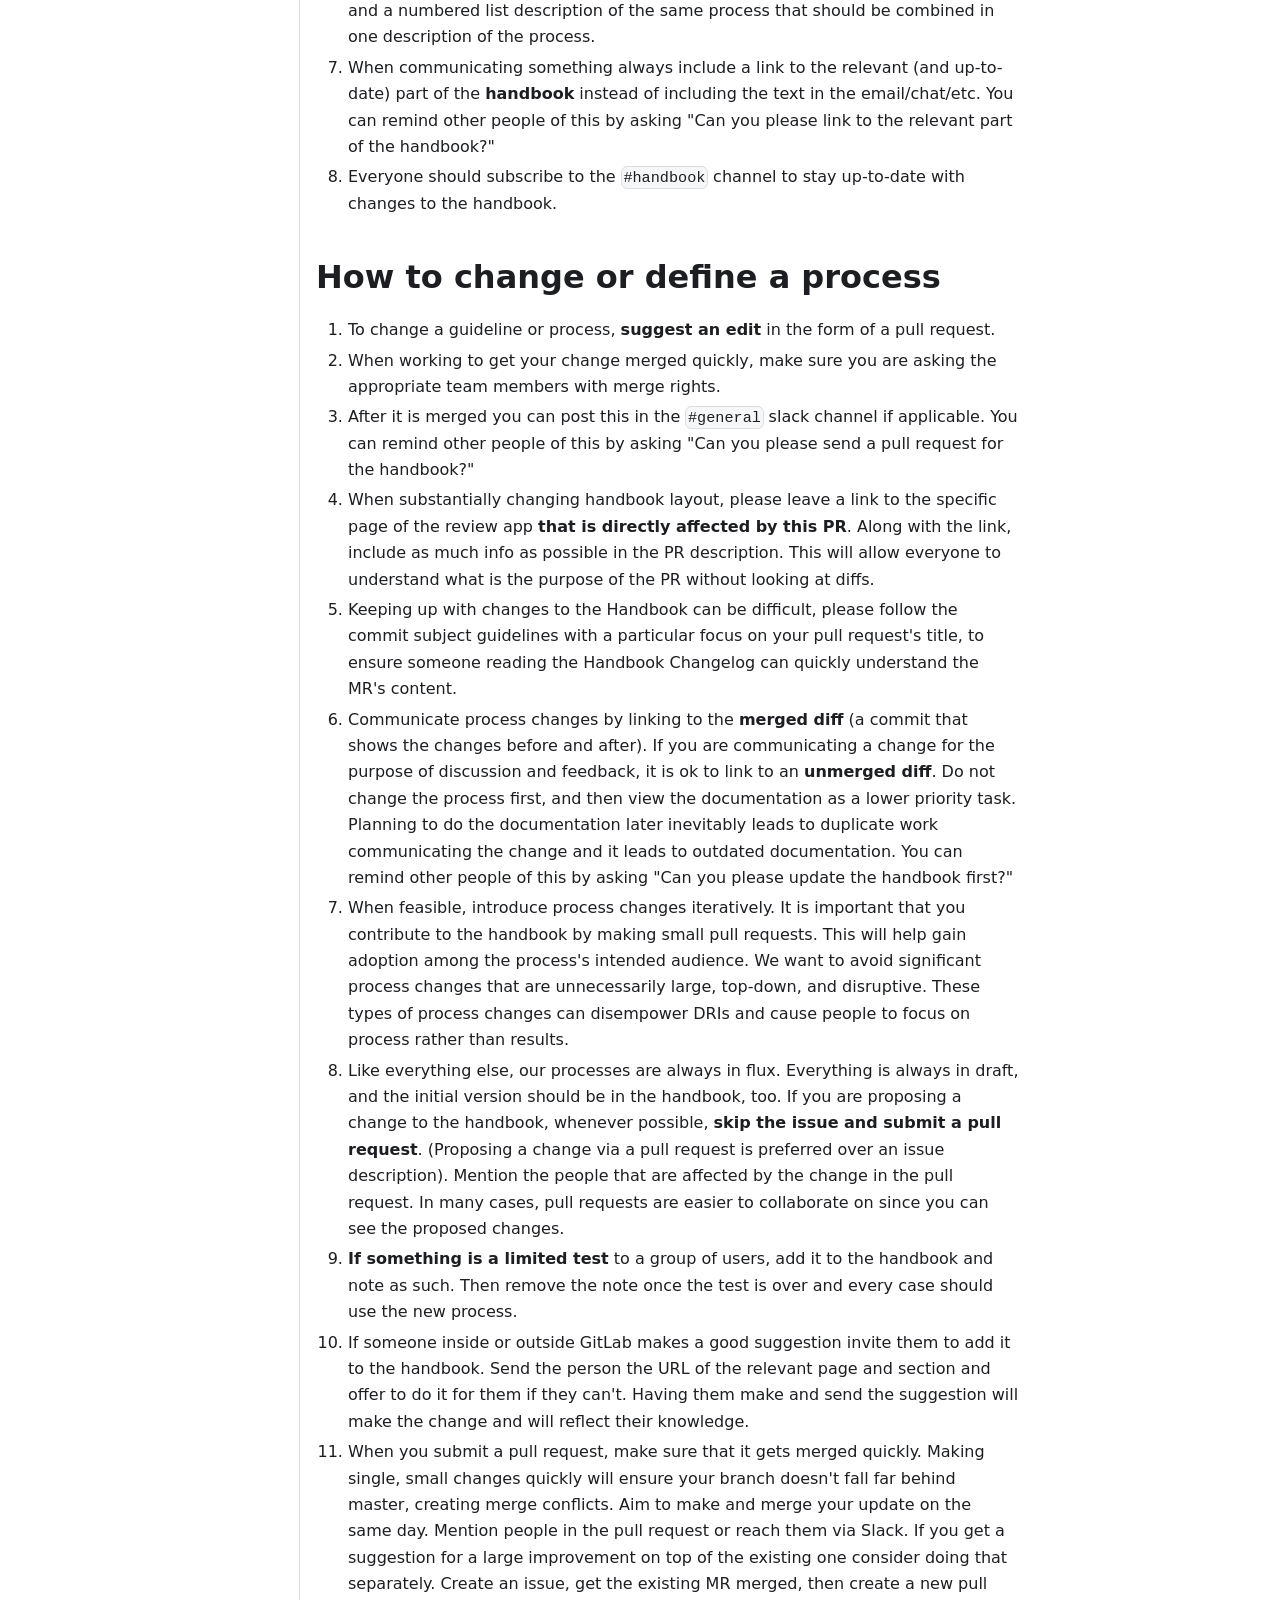
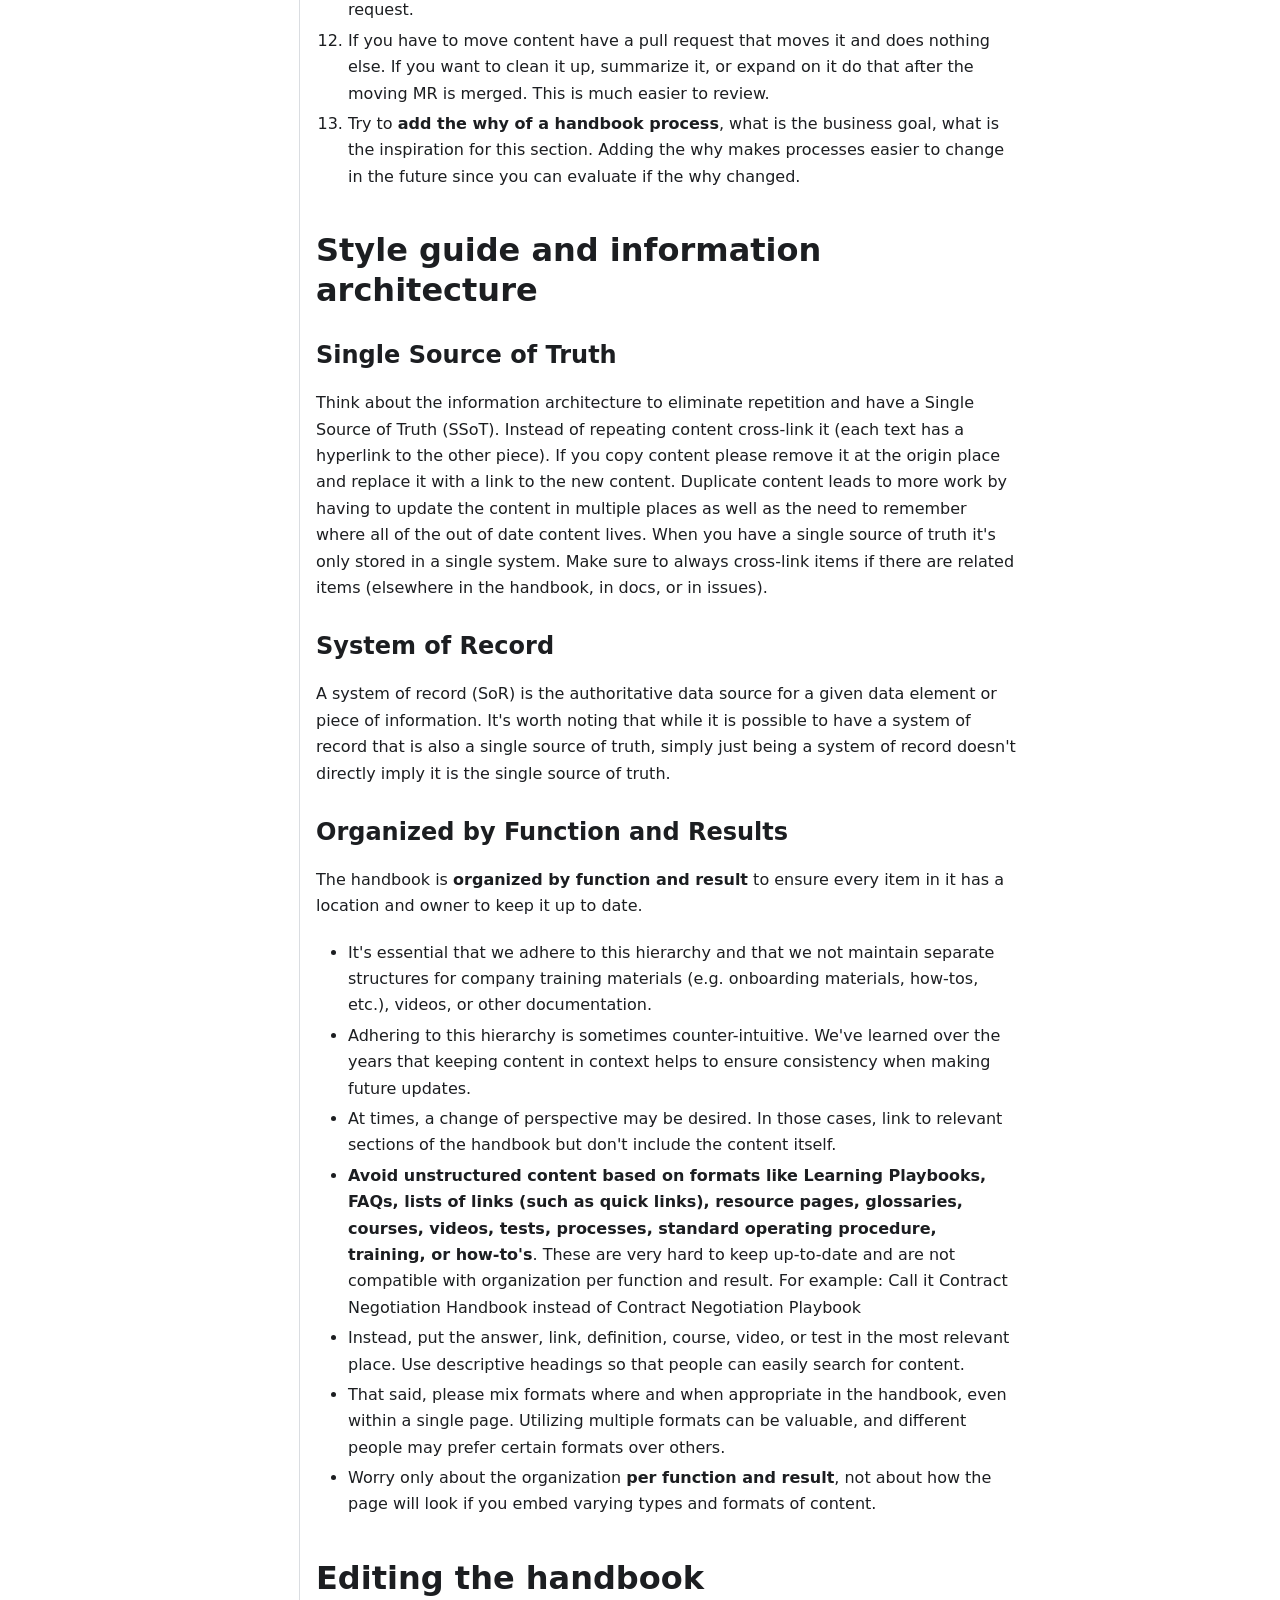
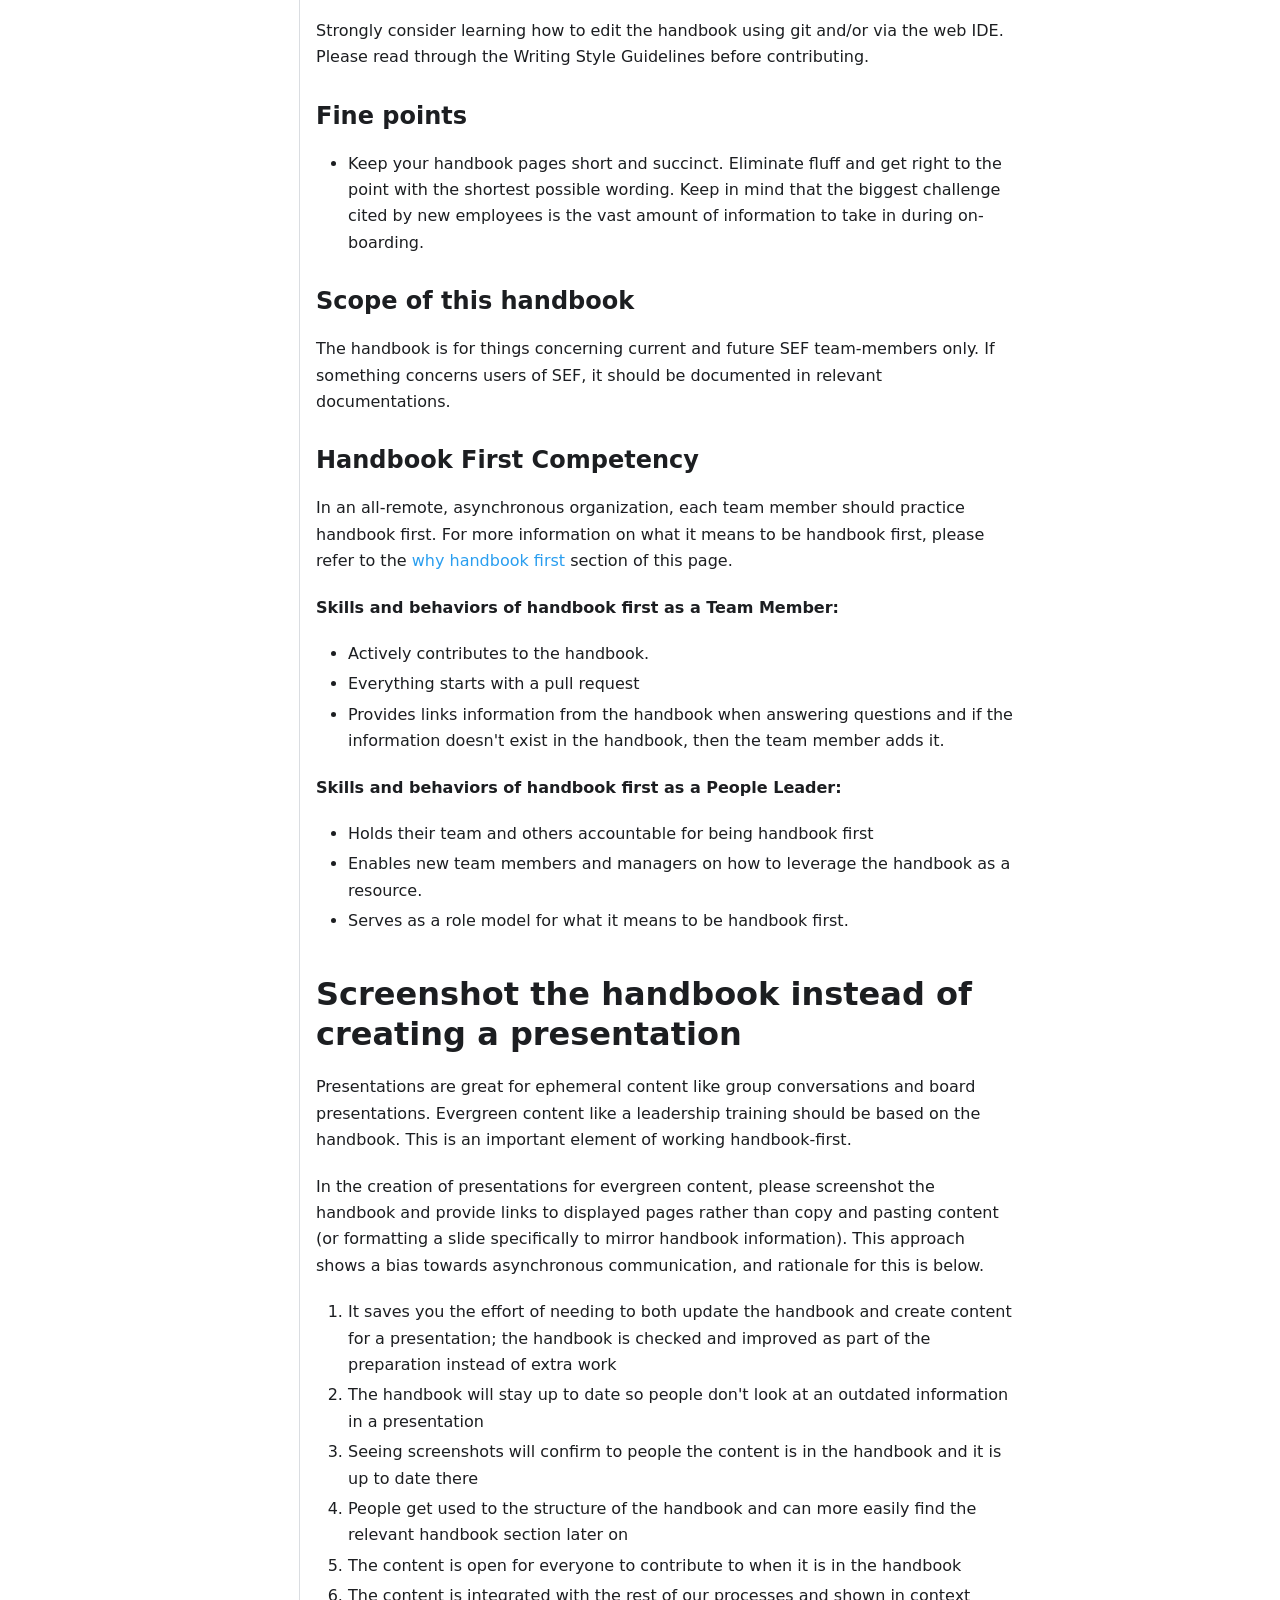
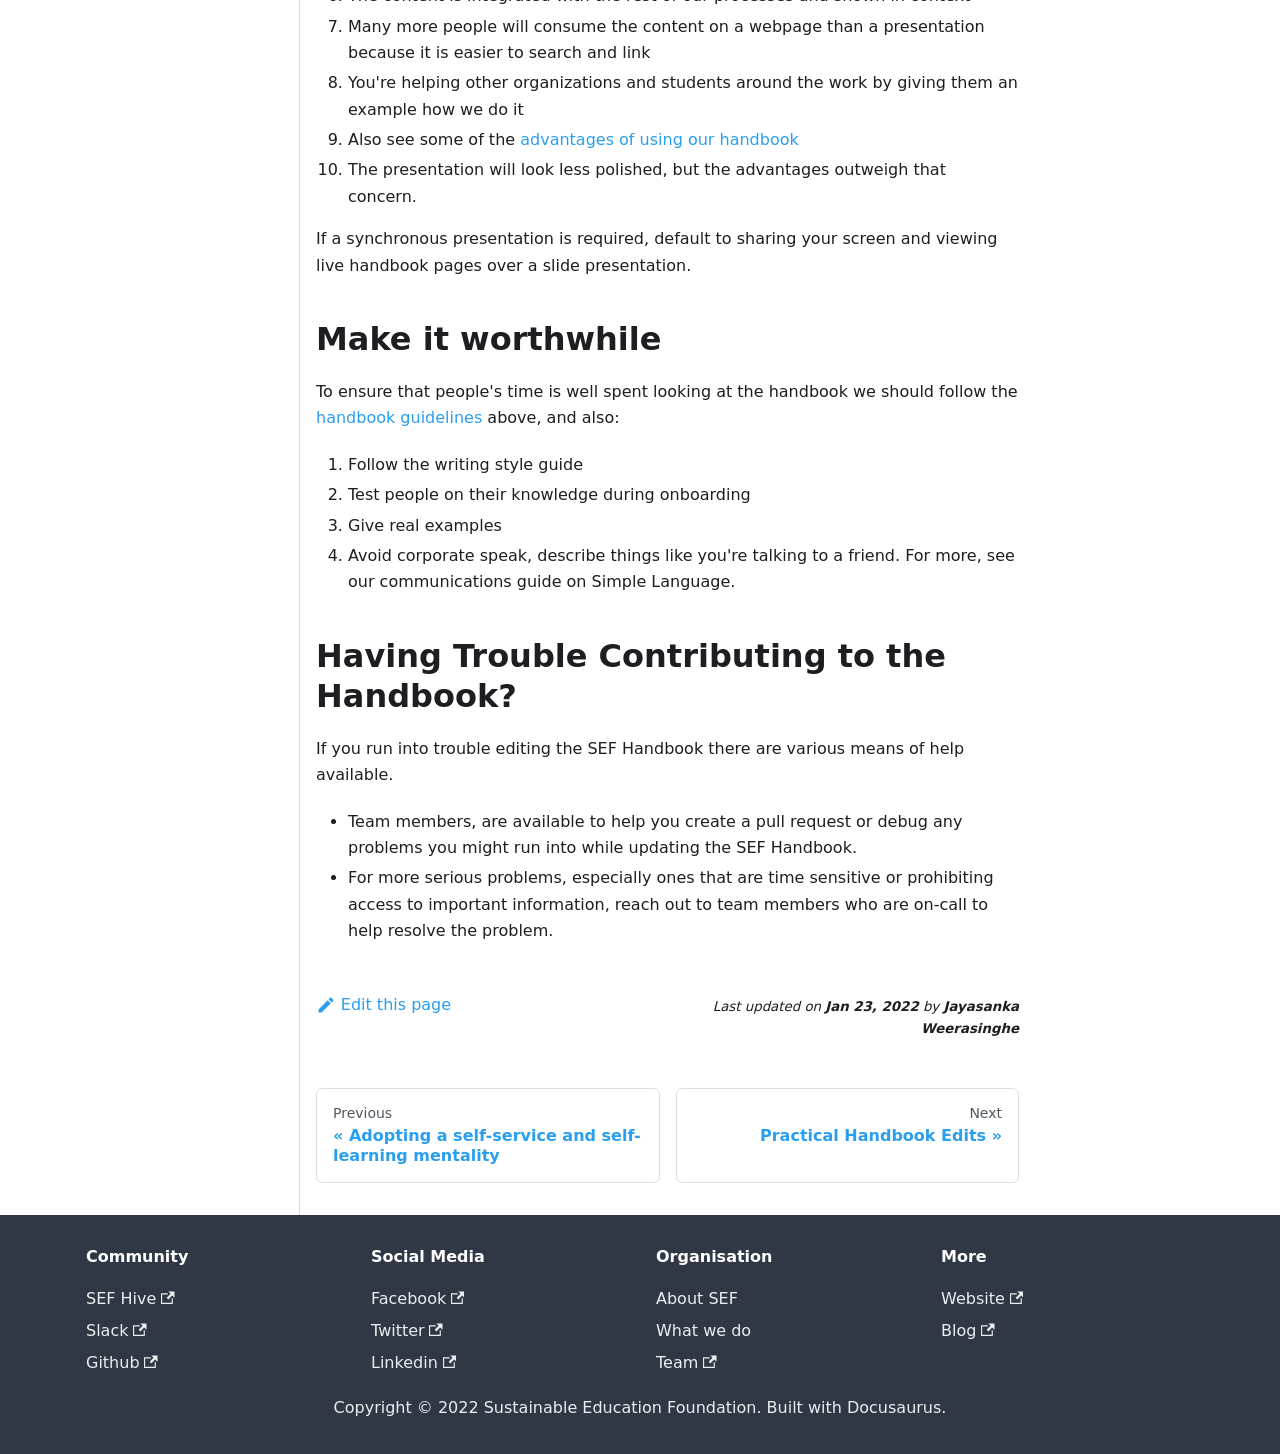
<file: organisation/handbook/usage/index.html>
<!doctype html>
<html lang="en" dir="ltr" class="docs-wrapper docs-doc-page docs-version-current plugin-docs plugin-id-default docs-doc-id-organisation/handbook/usage">
<head>
<meta charset="UTF-8">
<meta name="generator" content="Docusaurus v2.1.0">
<title data-rh="true">Handbook Usage | SEF Handbook</title><meta data-rh="true" name="viewport" content="width=device-width,initial-scale=1"><meta data-rh="true" name="twitter:card" content="summary_large_image"><meta data-rh="true" property="og:url" content="https://handbook.sefglobal.org//organisation/handbook/usage"><meta data-rh="true" name="docusaurus_locale" content="en"><meta data-rh="true" name="docsearch:language" content="en"><meta data-rh="true" name="docusaurus_version" content="current"><meta data-rh="true" name="docusaurus_tag" content="docs-default-current"><meta data-rh="true" name="docsearch:version" content="current"><meta data-rh="true" name="docsearch:docusaurus_tag" content="docs-default-current"><meta data-rh="true" property="og:title" content="Handbook Usage | SEF Handbook"><meta data-rh="true" name="description" content="Flow structure"><meta data-rh="true" property="og:description" content="Flow structure"><link data-rh="true" rel="icon" href="/img/favicon.png"><link data-rh="true" rel="canonical" href="https://handbook.sefglobal.org//organisation/handbook/usage"><link data-rh="true" rel="alternate" href="https://handbook.sefglobal.org//organisation/handbook/usage" hreflang="en"><link data-rh="true" rel="alternate" href="https://handbook.sefglobal.org//organisation/handbook/usage" hreflang="x-default"><link data-rh="true" rel="preconnect" href="https://05W0OBLFR3-dsn.algolia.net" crossorigin="anonymous"><link rel="search" type="application/opensearchdescription+xml" title="SEF Handbook" href="/opensearch.xml"><link rel="stylesheet" href="/assets/css/styles.d440fd9d.css">
<link rel="preload" href="/assets/js/runtime~main.f16a19a8.js" as="script">
<link rel="preload" href="/assets/js/main.cf2332cf.js" as="script">
</head>
<body class="navigation-with-keyboard">
<script>!function(){function t(t){document.documentElement.setAttribute("data-theme",t)}var e=function(){var t=null;try{t=localStorage.getItem("theme")}catch(t){}return t}();t(null!==e?e:"light")}()</script><div id="__docusaurus">
<div role="region" aria-label="theme.common.skipToMainContent"><a href="#" class="skipToContent_fXgn">Skip to main content</a></div><nav class="navbar navbar--fixed-top"><div class="navbar__inner"><div class="navbar__items"><button aria-label="Navigation bar toggle" class="navbar__toggle clean-btn" type="button" tabindex="0"><svg width="30" height="30" viewBox="0 0 30 30" aria-hidden="true"><path stroke="currentColor" stroke-linecap="round" stroke-miterlimit="10" stroke-width="2" d="M4 7h22M4 15h22M4 23h22"></path></svg></button><a class="navbar__brand" href="/"><div class="navbar__logo"><img src="/img/logo.png" alt="SEF Logo" class="themedImage_ToTc themedImage--light_HNdA"><img src="/img/logo.png" alt="SEF Logo" class="themedImage_ToTc themedImage--dark_i4oU"></div><b class="navbar__title text--truncate">SEF Handbook</b></a><a href="https://sef.discourse.group/" target="_blank" rel="noopener noreferrer" class="navbar__item navbar__link">Hive</a><a href="https://sefglobal.org/" target="_blank" rel="noopener noreferrer" class="navbar__item navbar__link">Website</a><a href="https://join.slack.com/t/sefheadquarters/shared_invite/zt-1ds9bjtli-ry~ggwf2kSJ_j5src89GBQ" target="_blank" rel="noopener noreferrer" class="navbar__item navbar__link">Slack</a></div><div class="navbar__items navbar__items--right"><a href="https://github.com/sef-global" target="_blank" rel="noopener noreferrer" class="navbar__item navbar__link header-github-link" aria-label="GitHub repository"></a><div class="toggle_vylO colorModeToggle_DEke"><button class="clean-btn toggleButton_gllP toggleButtonDisabled_aARS" type="button" disabled="" title="Switch between dark and light mode (currently light mode)" aria-label="Switch between dark and light mode (currently light mode)"><svg viewBox="0 0 24 24" width="24" height="24" class="lightToggleIcon_pyhR"><path fill="currentColor" d="M12,9c1.65,0,3,1.35,3,3s-1.35,3-3,3s-3-1.35-3-3S10.35,9,12,9 M12,7c-2.76,0-5,2.24-5,5s2.24,5,5,5s5-2.24,5-5 S14.76,7,12,7L12,7z M2,13l2,0c0.55,0,1-0.45,1-1s-0.45-1-1-1l-2,0c-0.55,0-1,0.45-1,1S1.45,13,2,13z M20,13l2,0c0.55,0,1-0.45,1-1 s-0.45-1-1-1l-2,0c-0.55,0-1,0.45-1,1S19.45,13,20,13z M11,2v2c0,0.55,0.45,1,1,1s1-0.45,1-1V2c0-0.55-0.45-1-1-1S11,1.45,11,2z M11,20v2c0,0.55,0.45,1,1,1s1-0.45,1-1v-2c0-0.55-0.45-1-1-1C11.45,19,11,19.45,11,20z M5.99,4.58c-0.39-0.39-1.03-0.39-1.41,0 c-0.39,0.39-0.39,1.03,0,1.41l1.06,1.06c0.39,0.39,1.03,0.39,1.41,0s0.39-1.03,0-1.41L5.99,4.58z M18.36,16.95 c-0.39-0.39-1.03-0.39-1.41,0c-0.39,0.39-0.39,1.03,0,1.41l1.06,1.06c0.39,0.39,1.03,0.39,1.41,0c0.39-0.39,0.39-1.03,0-1.41 L18.36,16.95z M19.42,5.99c0.39-0.39,0.39-1.03,0-1.41c-0.39-0.39-1.03-0.39-1.41,0l-1.06,1.06c-0.39,0.39-0.39,1.03,0,1.41 s1.03,0.39,1.41,0L19.42,5.99z M7.05,18.36c0.39-0.39,0.39-1.03,0-1.41c-0.39-0.39-1.03-0.39-1.41,0l-1.06,1.06 c-0.39,0.39-0.39,1.03,0,1.41s1.03,0.39,1.41,0L7.05,18.36z"></path></svg><svg viewBox="0 0 24 24" width="24" height="24" class="darkToggleIcon_wfgR"><path fill="currentColor" d="M9.37,5.51C9.19,6.15,9.1,6.82,9.1,7.5c0,4.08,3.32,7.4,7.4,7.4c0.68,0,1.35-0.09,1.99-0.27C17.45,17.19,14.93,19,12,19 c-3.86,0-7-3.14-7-7C5,9.07,6.81,6.55,9.37,5.51z M12,3c-4.97,0-9,4.03-9,9s4.03,9,9,9s9-4.03,9-9c0-0.46-0.04-0.92-0.1-1.36 c-0.98,1.37-2.58,2.26-4.4,2.26c-2.98,0-5.4-2.42-5.4-5.4c0-1.81,0.89-3.42,2.26-4.4C12.92,3.04,12.46,3,12,3L12,3z"></path></svg></button></div><div class="searchBox_ZlJk"><button type="button" class="DocSearch DocSearch-Button" aria-label="Search"><span class="DocSearch-Button-Container"><svg width="20" height="20" class="DocSearch-Search-Icon" viewBox="0 0 20 20"><path d="M14.386 14.386l4.0877 4.0877-4.0877-4.0877c-2.9418 2.9419-7.7115 2.9419-10.6533 0-2.9419-2.9418-2.9419-7.7115 0-10.6533 2.9418-2.9419 7.7115-2.9419 10.6533 0 2.9419 2.9418 2.9419 7.7115 0 10.6533z" stroke="currentColor" fill="none" fill-rule="evenodd" stroke-linecap="round" stroke-linejoin="round"></path></svg><span class="DocSearch-Button-Placeholder">Search</span></span><span class="DocSearch-Button-Keys"></span></button></div></div></div><div role="presentation" class="navbar-sidebar__backdrop"></div></nav><div class="main-wrapper mainWrapper_z2l0 docsWrapper_BCFX"><button aria-label="Scroll back to top" class="clean-btn theme-back-to-top-button backToTopButton_sjWU" type="button"></button><div class="docPage__5DB"><aside class="theme-doc-sidebar-container docSidebarContainer_b6E3"><div class="sidebar_njMd"><nav class="menu thin-scrollbar menu_SIkG"><ul class="theme-doc-sidebar-menu menu__list"><li class="theme-doc-sidebar-item-link theme-doc-sidebar-item-link-level-1 menu__list-item"><a class="menu__link" href="/">Introduction</a></li><li class="theme-doc-sidebar-item-category theme-doc-sidebar-item-category-level-1 menu__list-item"><div class="menu__list-item-collapsible"><a class="menu__link menu__link--sublist menu__link--sublist-caret menu__link--active" aria-expanded="true" href="/organisation/about">Organisation</a></div><ul style="display:block;overflow:visible;height:auto" class="menu__list"><li class="theme-doc-sidebar-item-link theme-doc-sidebar-item-link-level-2 menu__list-item"><a class="menu__link" tabindex="0" href="/organisation/about">About SEF</a></li><li class="theme-doc-sidebar-item-link theme-doc-sidebar-item-link-level-2 menu__list-item"><a class="menu__link" tabindex="0" href="/organisation/goals">Goals</a></li><li class="theme-doc-sidebar-item-link theme-doc-sidebar-item-link-level-2 menu__list-item"><a class="menu__link" tabindex="0" href="/organisation/what-we-do">What we do</a></li><li class="theme-doc-sidebar-item-link theme-doc-sidebar-item-link-level-2 menu__list-item"><a class="menu__link" tabindex="0" href="/organisation/beyond-2022">Beyond 2022</a></li><li class="theme-doc-sidebar-item-link theme-doc-sidebar-item-link-level-2 menu__list-item"><a class="menu__link" tabindex="0" href="/organisation/why-partner-with-us">Why do you need to partner with us</a></li><li class="theme-doc-sidebar-item-link theme-doc-sidebar-item-link-level-2 menu__list-item"><a class="menu__link" tabindex="0" href="/organisation/engineering-team">Engineering Team</a></li><li class="theme-doc-sidebar-item-category theme-doc-sidebar-item-category-level-2 menu__list-item menu__list-item--collapsed"><div class="menu__list-item-collapsible"><a class="menu__link menu__link--sublist menu__link--sublist-caret" aria-expanded="false" tabindex="0" href="/organisation/culture/self-service">Culture</a></div></li><li class="theme-doc-sidebar-item-category theme-doc-sidebar-item-category-level-2 menu__list-item"><div class="menu__list-item-collapsible"><a class="menu__link menu__link--sublist menu__link--sublist-caret menu__link--active" aria-expanded="true" tabindex="0" href="/organisation/handbook/usage">Handbook</a></div><ul style="display:block;overflow:visible;height:auto" class="menu__list"><li class="theme-doc-sidebar-item-link theme-doc-sidebar-item-link-level-3 menu__list-item"><a class="menu__link menu__link--active" aria-current="page" tabindex="0" href="/organisation/handbook/usage">Handbook Usage</a></li><li class="theme-doc-sidebar-item-link theme-doc-sidebar-item-link-level-3 menu__list-item"><a class="menu__link" tabindex="0" href="/organisation/handbook/practical-handbook-edits">Practical Handbook Edits</a></li><li class="theme-doc-sidebar-item-link theme-doc-sidebar-item-link-level-3 menu__list-item"><a class="menu__link" tabindex="0" href="/organisation/handbook/edit-locally">Edit the handbook locally</a></li></ul></li></ul></li></ul></nav></div></aside><main class="docMainContainer_gTbr"><div class="container padding-top--md padding-bottom--lg"><div class="row"><div class="col docItemCol_VOVn"><div class="docItemContainer_Djhp"><article><nav class="theme-doc-breadcrumbs breadcrumbsContainer_Z_bl" aria-label="Breadcrumbs"><ul class="breadcrumbs" itemscope="" itemtype="https://schema.org/BreadcrumbList"><li class="breadcrumbs__item"><a aria-label="Home page" class="breadcrumbs__link" href="/"><svg viewBox="0 0 24 24" class="breadcrumbHomeIcon_OVgt"><path d="M10 19v-5h4v5c0 .55.45 1 1 1h3c.55 0 1-.45 1-1v-7h1.7c.46 0 .68-.57.33-.87L12.67 3.6c-.38-.34-.96-.34-1.34 0l-8.36 7.53c-.34.3-.13.87.33.87H5v7c0 .55.45 1 1 1h3c.55 0 1-.45 1-1z" fill="currentColor"></path></svg></a></li><li class="breadcrumbs__item"><span class="breadcrumbs__link">Organisation</span><meta itemprop="position" content="1"></li><li class="breadcrumbs__item"><span class="breadcrumbs__link">Handbook</span><meta itemprop="position" content="2"></li><li itemscope="" itemprop="itemListElement" itemtype="https://schema.org/ListItem" class="breadcrumbs__item breadcrumbs__item--active"><span class="breadcrumbs__link" itemprop="name">Handbook Usage</span><meta itemprop="position" content="3"></li></ul></nav><div class="tocCollapsible_ETCw theme-doc-toc-mobile tocMobile_ITEo"><button type="button" class="clean-btn tocCollapsibleButton_TO0P">On this page</button></div><div class="theme-doc-markdown markdown"><h1>Handbook Usage</h1><h2 class="anchor anchorWithStickyNavbar_LWe7" id="flow-structure">Flow structure<a class="hash-link" href="#flow-structure" title="Direct link to heading">​</a></h2><ol><li>A (process) problem comes up, frequently in an issue or chat.</li><li>A proposal is made in a pull request to the handbook.</li><li>Once merged, the change is announced by linking to the diff in the PR or commit. Major ones are posted in the
#general slack channel. Medium ones are posted in the #handbook channel for visibility, with a one line summary of
the change. If there was an issue, close it out with a link to the diff.</li></ol><p>Sometimes you want to have real time editing of a proposal during a meeting and you need to use a Google Doc for that.
When doing so the first item should be the URL of the handbook page this content will be moved to when the meeting is
over.</p><h2 class="anchor anchorWithStickyNavbar_LWe7" id="why-handbook-first">Why handbook first?<a class="hash-link" href="#why-handbook-first" title="Direct link to heading">​</a></h2><p>Documenting in the handbook before taking an action may require more time initially because you have to think about
where to make the change, integrate it with the existing content, and then possibly add to or refactor the handbook to
have a proper foundation. But, it saves time in the long run, and this communication is essential to our ability to
continue scaling and adapting our organization.</p><p>This process is not unlike writing tests for your software. Only communicate a (proposed) change via a change to the
handbook; don&#x27;t use a presentation, email, chat message, or another medium to communicate the components of the change.
These other forms of communication might be more convenient for the presenter, but they make it harder for the audience
to understand the context and the implications for other potentially affected processes.</p><p>Having a <strong>&quot;handbook first&quot;</strong> mentality ensures there is no duplication; the handbook is always up to date, and others
are better able to contribute.</p><iframe width="560" height="315" src="https://www.youtube.com/embed/EuGsen3FxXc" title="YouTube video player" frameborder="0" allow="accelerometer; autoplay; clipboard-write; encrypted-media; gyroscope; picture-in-picture"></iframe><p>When asked during an INSEAD case study interview (shown above) about challenges related to being all-remote, GitLab
co-founder and CEO Sid Sijbrandij provided the following reply.</p><blockquote><p>&quot; The biggest problem is GitLab not working handbook first. We have an amazing handbook that allows us to collaborate, onboard new people, and think collectively.</p></blockquote><blockquote><p>However, it is counterintuitive to communicate changes to the handbook. The default of people, when they wish to communicate a change, is to send a Slack message, send an email, give a presentation, or tell people in a meeting — anything but make a change in the handbook.</p></blockquote><blockquote><p>It&#x27;s slower for them. It&#x27;s quicker to use any other form. If they make a change in the handbook, they first have to find the relevant part of the handbook, they sometimes have to adjust the handbook to make sure their change will fit in, they have to go through a technical process and a review or two, and they have to wait a bit before it&#x27;s deployed.</p></blockquote><blockquote><p>It&#x27;s slower than any other option. However, it allows people that commit a change after that to build upon a change. When they take that extra time, it&#x27;s building a foundation for the next thing.</p></blockquote><blockquote><p>I think of it as brick laying. Every piece of information is a brick. At GitLab, there is a well-structured house, and everyone adds to that one house. Because we&#x27;re pretty particular on how we build it, it has a strong foundation and we can build it very high.</p></blockquote><blockquote><p>In every other company, they send the brick into the hands of people. Everyone is receiving bricks daily that they have to add to the house they&#x27;re building internally. They forget things and things are unclear. A lot of context has to be created because there is no context around where to place the bricks.</p></blockquote><blockquote><p>So, you can end up with a thousand houses that look quite different, that are all hanging a bit, and each time you add a brick to the top one pops out at the bottom.&quot;</p></blockquote><p>— GitLab co-founder and CEO Sid Sijbrandij</p><h2 class="anchor anchorWithStickyNavbar_LWe7" id="handbook-guidelines">Handbook guidelines<a class="hash-link" href="#handbook-guidelines" title="Direct link to heading">​</a></h2><p>Please follow these guidelines and remind others of them.</p><h2 class="anchor anchorWithStickyNavbar_LWe7" id="how-we-use-the-guide-every-day">How we use the guide every day<a class="hash-link" href="#how-we-use-the-guide-every-day" title="Direct link to heading">​</a></h2><ol><li>Most guidelines in this handbook are meant to help, and unless otherwise stated, are meant to help more than being
absolute rules. Don&#x27;t be afraid to do something because you don&#x27;t know the entire handbook, nobody does. Be gentle
when reminding people about these guidelines. For example say, &quot;It is not a problem, but next time please consider
the following guideline from the handbook.&quot;</li><li>If you ask a question and someone answers with a link to the handbook, they do this because they want to help by
providing more information. They may also be proud that we have the answer documented. It doesn&#x27;t mean that you
should have read the entire handbook, nobody knows the entire handbook.</li><li>If you need to ask a team member for help, please realize that there is a good chance the majority of the community
also doesn&#x27;t know the answer. Be sure to <strong>document</strong> the answer to radiate this information to the whole community.
After the question is answered, discuss where it should be documented and who will do it. You can remind other people
of this request by asking &quot;Who will document this?&quot;</li><li>When you discuss something in chat always try to <strong>link</strong> to a URL where relevant. For example, the documentation you
have a question about or the page that answered your question. You can remind other people of this by asking &quot;Can you
please link?&quot;</li><li>Remember, the handbook is not what we hope to do, what we should formally do, or what we did months ago. <strong>It is what
we do right now</strong>. Make sure you change the handbook in order to truly change a process. To propose a change to a
process, make a pull request to change the handbook. Don&#x27;t use another channel to propose a handbook change (email,
Google Doc, etc.).</li><li>The handbook is the process. Any sections with names like &#x27;process&#x27;, &#x27;policies&#x27;, &#x27;best practices&#x27;, or &#x27;standard
operating procedures&#x27; are an indication of a deeper problem. This may indicate a duplication between a prose
description of a process and a numbered list description of the same process that should be combined in one
description of the process.</li><li>When communicating something always include a link to the relevant (and up-to-date) part of the <strong>handbook</strong> instead
of including the text in the email/chat/etc. You can remind other people of this by asking &quot;Can you please link to
the relevant part of the handbook?&quot;</li><li>Everyone should subscribe to the <code>#handbook</code> channel to stay up-to-date with changes to the handbook.</li></ol><h2 class="anchor anchorWithStickyNavbar_LWe7" id="how-to-change-or-define-a-process">How to change or define a process<a class="hash-link" href="#how-to-change-or-define-a-process" title="Direct link to heading">​</a></h2><ol><li>To change a guideline or process, <strong>suggest an edit</strong> in the form of a pull request.</li><li>When working to get your change merged quickly, make sure you are asking the appropriate team members with merge
rights.</li><li>After it is merged you can post this in the <code>#general</code> slack channel if applicable. You can remind other people of
this by asking &quot;Can you please send a pull request for the handbook?&quot;</li><li>When substantially changing handbook layout, please leave a link to the specific page of the review app <strong>that is
directly affected by this PR</strong>. Along with the link, include as much info as possible in the PR description. This
will allow everyone to understand what is the purpose of the PR without looking at diffs.</li><li>Keeping up with changes to the Handbook can be difficult, please follow the commit subject guidelines with a
particular focus on your pull request&#x27;s title, to ensure someone reading the Handbook Changelog can quickly
understand the MR&#x27;s content.</li><li>Communicate process changes by linking to the <strong>merged diff</strong> (a commit that shows the changes before and after). If
you are communicating a change for the purpose of discussion and feedback, it is ok to link to an <strong>unmerged diff</strong>.
Do not change the process first, and then view the documentation as a lower priority task. Planning to do the
documentation later inevitably leads to duplicate work communicating the change and it leads to outdated
documentation. You can remind other people of this by asking &quot;Can you please update the handbook first?&quot;</li><li>When feasible, introduce process changes iteratively. It is important that you contribute to the handbook by making
small pull requests. This will help gain adoption among the process&#x27;s intended audience. We want to avoid significant
process changes that are unnecessarily large, top-down, and disruptive. These types of process changes can disempower
DRIs and cause people to focus on process rather than results.</li><li>Like everything else, our processes are always in flux. Everything is always in draft, and the initial version should
be in the handbook, too. If you are proposing a change to the handbook, whenever possible, <strong>skip the issue and
submit a pull request</strong>. (Proposing a change via a pull request is preferred over an issue description). Mention the
people that are affected by the change in the pull request. In many cases, pull requests are easier to collaborate on
since you can see the proposed changes.</li><li><strong>If something is a limited test</strong> to a group of users, add it to the handbook and note as such. Then remove the note
once the test is over and every case should use the new process.</li><li>If someone inside or outside GitLab makes a good suggestion invite them to add it to the handbook. Send the person
the URL of the relevant page and section and offer to do it for them if they can&#x27;t. Having them make and send the
suggestion will make the change and will reflect their knowledge.</li><li>When you submit a pull request, make sure that it gets merged quickly. Making single, small changes quickly will
ensure your branch doesn&#x27;t fall far behind master, creating merge conflicts. Aim to make and merge your update on the
same day. Mention people in the pull request or reach them via Slack. If you get a suggestion for a large improvement
on top of the existing one consider doing that separately. Create an issue, get the existing MR merged, then create a
new pull request.</li><li>If you have to move content have a pull request that moves it and does nothing else. If you want to clean it up,
summarize it, or expand on it do that after the moving MR is merged. This is much easier to review.</li><li>Try to <strong>add the why of a handbook process</strong>, what is the business goal, what is the inspiration for this section.
Adding the why makes processes easier to change in the future since you can evaluate if the why changed.</li></ol><h2 class="anchor anchorWithStickyNavbar_LWe7" id="style-guide-and-information-architecture">Style guide and information architecture<a class="hash-link" href="#style-guide-and-information-architecture" title="Direct link to heading">​</a></h2><h3 class="anchor anchorWithStickyNavbar_LWe7" id="single-source-of-truth">Single Source of Truth<a class="hash-link" href="#single-source-of-truth" title="Direct link to heading">​</a></h3><p>Think about the information architecture to eliminate repetition and have a Single Source of Truth (SSoT). Instead of
repeating content cross-link it (each text has a hyperlink to the other piece). If you copy content please remove it at
the origin place and replace it with a link to the new content. Duplicate content leads to more work by having to update
the content in multiple places as well as the need to remember where all of the out of date content lives. When you have
a single source of truth it&#x27;s only stored in a single system. Make sure to always cross-link items if there are related
items (elsewhere in the handbook, in docs, or in issues).</p><h3 class="anchor anchorWithStickyNavbar_LWe7" id="system-of-record">System of Record<a class="hash-link" href="#system-of-record" title="Direct link to heading">​</a></h3><p>A system of record (SoR) is the authoritative data source for a given data element or piece of information. It&#x27;s worth
noting that while it is possible to have a system of record that is also a single source of truth, simply just being a
system of record doesn&#x27;t directly imply it is the single source of truth.</p><h3 class="anchor anchorWithStickyNavbar_LWe7" id="organized-by-function-and-results">Organized by Function and Results<a class="hash-link" href="#organized-by-function-and-results" title="Direct link to heading">​</a></h3><p>The handbook is <strong>organized by function and result</strong> to ensure every item in it has a location and owner to keep it up
to date.</p><ul><li>It&#x27;s essential that we adhere to this hierarchy and that we not maintain separate structures for company training
materials (e.g. onboarding materials, how-tos, etc.), videos, or other documentation.</li><li>Adhering to this hierarchy is sometimes counter-intuitive. We&#x27;ve learned over the years that keeping content in
context helps to ensure consistency when making future updates.</li><li>At times, a change of perspective may be desired. In those cases, link to relevant sections of the handbook but don&#x27;t
include the content itself.</li><li><strong>Avoid unstructured content based on formats like Learning Playbooks, FAQs, lists of links (such as quick links),
resource pages, glossaries, courses, videos, tests, processes, standard operating procedure, training, or how-to&#x27;s</strong>.
These are very hard to keep up-to-date and are not compatible with organization per function and result. For example:
Call it Contract Negotiation Handbook instead of Contract Negotiation Playbook</li><li>Instead, put the answer, link, definition, course, video, or test in the most relevant place. Use descriptive headings
so that people can easily search for content.</li><li>That said, please mix formats where and when appropriate in the handbook, even within a single page. Utilizing
multiple formats can be valuable, and different people may prefer certain formats over others.</li><li>Worry only about the organization <strong>per function and result</strong>, not about how the page will look if you embed varying
types and formats of content.</li></ul><h2 class="anchor anchorWithStickyNavbar_LWe7" id="editing-the-handbook">Editing the handbook<a class="hash-link" href="#editing-the-handbook" title="Direct link to heading">​</a></h2><p>Strongly consider learning how to edit the handbook using git and/or via the web IDE. Please read through the Writing
Style Guidelines before contributing.</p><h3 class="anchor anchorWithStickyNavbar_LWe7" id="fine-points">Fine points<a class="hash-link" href="#fine-points" title="Direct link to heading">​</a></h3><ul><li>Keep your handbook pages short and succinct. Eliminate fluff and get right to the point with the shortest possible
wording. Keep in mind that the biggest challenge cited by new employees is the vast amount of information to take in
during on-boarding.</li></ul><h3 class="anchor anchorWithStickyNavbar_LWe7" id="scope-of-this-handbook">Scope of this handbook<a class="hash-link" href="#scope-of-this-handbook" title="Direct link to heading">​</a></h3><p>The handbook is for things concerning current and future SEF team-members only. If something concerns users of SEF, it
should be documented in relevant documentations.</p><h3 class="anchor anchorWithStickyNavbar_LWe7" id="handbook-first-competency">Handbook First Competency<a class="hash-link" href="#handbook-first-competency" title="Direct link to heading">​</a></h3><p>In an all-remote, asynchronous organization, each team member should practice handbook first. For more information on
what it means to be handbook first, please refer to the <a href="#why-handbook-first">why handbook first</a> section of this page.</p><p><strong>Skills and behaviors of handbook first as a Team Member:</strong></p><ul><li>Actively contributes to the handbook.</li><li>Everything starts with a pull request</li><li>Provides links information from the handbook when answering questions and if the information doesn&#x27;t exist in the
handbook, then the team member adds it.</li></ul><p><strong>Skills and behaviors of handbook first as a People Leader:</strong></p><ul><li>Holds their team and others accountable for being handbook first</li><li>Enables new team members and managers on how to leverage the handbook as a resource.</li><li>Serves as a role model for what it means to be handbook first.</li></ul><h2 class="anchor anchorWithStickyNavbar_LWe7" id="screenshot-the-handbook-instead-of-creating-a-presentation">Screenshot the handbook instead of creating a presentation<a class="hash-link" href="#screenshot-the-handbook-instead-of-creating-a-presentation" title="Direct link to heading">​</a></h2><p>Presentations are great for ephemeral content like group conversations and board presentations. Evergreen content like a
leadership training should be based on the handbook. This is an important element of working handbook-first.</p><p>In the creation of presentations for evergreen content, please screenshot the handbook and provide links to displayed
pages rather than copy and pasting content (or formatting a slide specifically to mirror handbook information). This
approach shows a bias towards asynchronous communication, and rationale for this is below.</p><ol><li>It saves you the effort of needing to both update the handbook and create content for a presentation; the handbook is
checked and improved as part of the preparation instead of extra work</li><li>The handbook will stay up to date so people don&#x27;t look at an outdated information in a presentation</li><li>Seeing screenshots will confirm to people the content is in the handbook and it is up to date there</li><li>People get used to the structure of the handbook and can more easily find the relevant handbook section later on</li><li>The content is open for everyone to contribute to when it is in the handbook</li><li>The content is integrated with the rest of our processes and shown in context</li><li>Many more people will consume the content on a webpage than a presentation because it is easier to search and link</li><li>You&#x27;re helping other organizations and students around the work by giving them an example how we do it</li><li>Also see some of the <a href="/#advantages">advantages of using our handbook</a></li><li>The presentation will look less polished, but the advantages outweigh that concern.</li></ol><p>If a synchronous presentation is required, default to sharing your screen and viewing live handbook pages over a slide
presentation.</p><h2 class="anchor anchorWithStickyNavbar_LWe7" id="make-it-worthwhile">Make it worthwhile<a class="hash-link" href="#make-it-worthwhile" title="Direct link to heading">​</a></h2><p>To ensure that people&#x27;s time is well spent looking at the handbook we should follow
the <a href="#handbook-guidelines">handbook guidelines</a> above, and also:</p><ol><li>Follow the writing style guide</li><li>Test people on their knowledge during onboarding</li><li>Give real examples</li><li>Avoid corporate speak, describe things like you&#x27;re talking to a friend. For more, see our communications guide on
Simple Language.</li></ol><h2 class="anchor anchorWithStickyNavbar_LWe7" id="having-trouble-contributing-to-the-handbook">Having Trouble Contributing to the Handbook?<a class="hash-link" href="#having-trouble-contributing-to-the-handbook" title="Direct link to heading">​</a></h2><p>If you run into trouble editing the SEF Handbook there are various means of help available.</p><ul><li>Team members, are available to help you create a pull request or debug any problems you might run into while updating
the SEF Handbook.</li><li>For more serious problems, especially ones that are time sensitive or prohibiting access to important information,
reach out to team members who are on-call to help resolve the problem.</li></ul></div><footer class="theme-doc-footer docusaurus-mt-lg"><div class="theme-doc-footer-edit-meta-row row"><div class="col"><a href="https://github.com/sef-global/sef-handbook/edit/main/docs/organisation/handbook/usage.md" target="_blank" rel="noreferrer noopener" class="theme-edit-this-page"><svg fill="currentColor" height="20" width="20" viewBox="0 0 40 40" class="iconEdit_Z9Sw" aria-hidden="true"><g><path d="m34.5 11.7l-3 3.1-6.3-6.3 3.1-3q0.5-0.5 1.2-0.5t1.1 0.5l3.9 3.9q0.5 0.4 0.5 1.1t-0.5 1.2z m-29.5 17.1l18.4-18.5 6.3 6.3-18.4 18.4h-6.3v-6.2z"></path></g></svg>Edit this page</a></div><div class="col lastUpdated_vwxv"><span class="theme-last-updated">Last updated<!-- --> on <b><time datetime="2022-01-23T07:24:44.000Z">Jan 23, 2022</time></b> by <b>Jayasanka Weerasinghe</b></span></div></div></footer></article><nav class="pagination-nav docusaurus-mt-lg" aria-label="Docs pages navigation"><a class="pagination-nav__link pagination-nav__link--prev" href="/organisation/culture/self-service"><div class="pagination-nav__sublabel">Previous</div><div class="pagination-nav__label">Adopting a self-service and self-learning mentality</div></a><a class="pagination-nav__link pagination-nav__link--next" href="/organisation/handbook/practical-handbook-edits"><div class="pagination-nav__sublabel">Next</div><div class="pagination-nav__label">Practical Handbook Edits</div></a></nav></div></div><div class="col col--3"><div class="tableOfContents_bqdL thin-scrollbar theme-doc-toc-desktop"><ul class="table-of-contents table-of-contents__left-border"><li><a href="#flow-structure" class="table-of-contents__link toc-highlight">Flow structure</a></li><li><a href="#why-handbook-first" class="table-of-contents__link toc-highlight">Why handbook first?</a></li><li><a href="#handbook-guidelines" class="table-of-contents__link toc-highlight">Handbook guidelines</a></li><li><a href="#how-we-use-the-guide-every-day" class="table-of-contents__link toc-highlight">How we use the guide every day</a></li><li><a href="#how-to-change-or-define-a-process" class="table-of-contents__link toc-highlight">How to change or define a process</a></li><li><a href="#style-guide-and-information-architecture" class="table-of-contents__link toc-highlight">Style guide and information architecture</a><ul><li><a href="#single-source-of-truth" class="table-of-contents__link toc-highlight">Single Source of Truth</a></li><li><a href="#system-of-record" class="table-of-contents__link toc-highlight">System of Record</a></li><li><a href="#organized-by-function-and-results" class="table-of-contents__link toc-highlight">Organized by Function and Results</a></li></ul></li><li><a href="#editing-the-handbook" class="table-of-contents__link toc-highlight">Editing the handbook</a><ul><li><a href="#fine-points" class="table-of-contents__link toc-highlight">Fine points</a></li><li><a href="#scope-of-this-handbook" class="table-of-contents__link toc-highlight">Scope of this handbook</a></li><li><a href="#handbook-first-competency" class="table-of-contents__link toc-highlight">Handbook First Competency</a></li></ul></li><li><a href="#screenshot-the-handbook-instead-of-creating-a-presentation" class="table-of-contents__link toc-highlight">Screenshot the handbook instead of creating a presentation</a></li><li><a href="#make-it-worthwhile" class="table-of-contents__link toc-highlight">Make it worthwhile</a></li><li><a href="#having-trouble-contributing-to-the-handbook" class="table-of-contents__link toc-highlight">Having Trouble Contributing to the Handbook?</a></li></ul></div></div></div></div></main></div></div><footer class="footer footer--dark"><div class="container container-fluid"><div class="row footer__links"><div class="col footer__col"><div class="footer__title">Community</div><ul class="footer__items clean-list"><li class="footer__item"><a href="https://sef.discourse.group" target="_blank" rel="noopener noreferrer" class="footer__link-item">SEF Hive<svg width="13.5" height="13.5" aria-hidden="true" viewBox="0 0 24 24" class="iconExternalLink_nPIU"><path fill="currentColor" d="M21 13v10h-21v-19h12v2h-10v15h17v-8h2zm3-12h-10.988l4.035 4-6.977 7.07 2.828 2.828 6.977-7.07 4.125 4.172v-11z"></path></svg></a></li><li class="footer__item"><a href="https://sefheadquarters.slack.com" target="_blank" rel="noopener noreferrer" class="footer__link-item">Slack<svg width="13.5" height="13.5" aria-hidden="true" viewBox="0 0 24 24" class="iconExternalLink_nPIU"><path fill="currentColor" d="M21 13v10h-21v-19h12v2h-10v15h17v-8h2zm3-12h-10.988l4.035 4-6.977 7.07 2.828 2.828 6.977-7.07 4.125 4.172v-11z"></path></svg></a></li><li class="footer__item"><a href="https://github.com/sef-global" target="_blank" rel="noopener noreferrer" class="footer__link-item">Github<svg width="13.5" height="13.5" aria-hidden="true" viewBox="0 0 24 24" class="iconExternalLink_nPIU"><path fill="currentColor" d="M21 13v10h-21v-19h12v2h-10v15h17v-8h2zm3-12h-10.988l4.035 4-6.977 7.07 2.828 2.828 6.977-7.07 4.125 4.172v-11z"></path></svg></a></li></ul></div><div class="col footer__col"><div class="footer__title">Social Media</div><ul class="footer__items clean-list"><li class="footer__item"><a href="https://facebook.com/sustainableeducationfoundation" target="_blank" rel="noopener noreferrer" class="footer__link-item">Facebook<svg width="13.5" height="13.5" aria-hidden="true" viewBox="0 0 24 24" class="iconExternalLink_nPIU"><path fill="currentColor" d="M21 13v10h-21v-19h12v2h-10v15h17v-8h2zm3-12h-10.988l4.035 4-6.977 7.07 2.828 2.828 6.977-7.07 4.125 4.172v-11z"></path></svg></a></li><li class="footer__item"><a href="https://twitter.com/goasksef" target="_blank" rel="noopener noreferrer" class="footer__link-item">Twitter<svg width="13.5" height="13.5" aria-hidden="true" viewBox="0 0 24 24" class="iconExternalLink_nPIU"><path fill="currentColor" d="M21 13v10h-21v-19h12v2h-10v15h17v-8h2zm3-12h-10.988l4.035 4-6.977 7.07 2.828 2.828 6.977-7.07 4.125 4.172v-11z"></path></svg></a></li><li class="footer__item"><a href="https://lk.linkedin.com/company/sefglobal" target="_blank" rel="noopener noreferrer" class="footer__link-item">Linkedin<svg width="13.5" height="13.5" aria-hidden="true" viewBox="0 0 24 24" class="iconExternalLink_nPIU"><path fill="currentColor" d="M21 13v10h-21v-19h12v2h-10v15h17v-8h2zm3-12h-10.988l4.035 4-6.977 7.07 2.828 2.828 6.977-7.07 4.125 4.172v-11z"></path></svg></a></li></ul></div><div class="col footer__col"><div class="footer__title">Organisation</div><ul class="footer__items clean-list"><li class="footer__item"><a class="footer__link-item" href="/organisation/about">About SEF</a></li><li class="footer__item"><a class="footer__link-item" href="/organisation/what-we-do">What we do</a></li><li class="footer__item"><a href="https://sefglobal.org/team.html" target="_blank" rel="noopener noreferrer" class="footer__link-item">Team<svg width="13.5" height="13.5" aria-hidden="true" viewBox="0 0 24 24" class="iconExternalLink_nPIU"><path fill="currentColor" d="M21 13v10h-21v-19h12v2h-10v15h17v-8h2zm3-12h-10.988l4.035 4-6.977 7.07 2.828 2.828 6.977-7.07 4.125 4.172v-11z"></path></svg></a></li></ul></div><div class="col footer__col"><div class="footer__title">More</div><ul class="footer__items clean-list"><li class="footer__item"><a href="https://sefglobal.org/" target="_blank" rel="noopener noreferrer" class="footer__link-item">Website<svg width="13.5" height="13.5" aria-hidden="true" viewBox="0 0 24 24" class="iconExternalLink_nPIU"><path fill="currentColor" d="M21 13v10h-21v-19h12v2h-10v15h17v-8h2zm3-12h-10.988l4.035 4-6.977 7.07 2.828 2.828 6.977-7.07 4.125 4.172v-11z"></path></svg></a></li><li class="footer__item"><a href="https://sefglobal.medium.com/" target="_blank" rel="noopener noreferrer" class="footer__link-item">Blog<svg width="13.5" height="13.5" aria-hidden="true" viewBox="0 0 24 24" class="iconExternalLink_nPIU"><path fill="currentColor" d="M21 13v10h-21v-19h12v2h-10v15h17v-8h2zm3-12h-10.988l4.035 4-6.977 7.07 2.828 2.828 6.977-7.07 4.125 4.172v-11z"></path></svg></a></li></ul></div></div><div class="footer__bottom text--center"><div class="footer__copyright">Copyright © 2022 Sustainable Education Foundation. Built with Docusaurus.</div></div></div></footer></div>
<script src="/assets/js/runtime~main.f16a19a8.js"></script>
<script src="/assets/js/main.cf2332cf.js"></script>
</body>
</html>
</file>
<file: assets/css/styles.d440fd9d.css>
.col,.container{padding:0 var(--ifm-spacing-horizontal);width:100%}.markdown>h2,.markdown>h3,.markdown>h4,.markdown>h5,.markdown>h6{margin-bottom:calc(var(--ifm-heading-vertical-rhythm-bottom)*var(--ifm-leading))}.markdown li,body{word-wrap:break-word}body,ol ol,ol ul,ul ol,ul ul{margin:0}pre,table{overflow:auto}blockquote,pre{margin:0 0 var(--ifm-spacing-vertical)}.breadcrumbs__link,.button{transition-timing-function:var(--ifm-transition-timing-default)}.button,.hash-link{-webkit-user-select:none}.button,code{vertical-align:middle}.button--outline.button--active,.button--outline:active,.button--outline:hover,:root{--ifm-button-color:var(--ifm-font-color-base-inverse)}.menu__link:hover,a{transition:color var(--ifm-transition-fast) var(--ifm-transition-timing-default)}.navbar--dark,:root{--ifm-navbar-link-hover-color:var(--ifm-color-primary)}.menu,.navbar-sidebar{overflow-x:hidden}:root,html[data-theme=dark]{--ifm-color-emphasis-500:var(--ifm-color-gray-500)}.toggleButton_gllP,html{-webkit-tap-highlight-color:transparent}*,.DocSearch-Container,.DocSearch-Container *{box-sizing:border-box}:root{--ifm-color-scheme:light;--ifm-dark-value:10%;--ifm-darker-value:15%;--ifm-darkest-value:30%;--ifm-light-value:15%;--ifm-lighter-value:30%;--ifm-lightest-value:50%;--ifm-contrast-background-value:90%;--ifm-contrast-foreground-value:70%;--ifm-contrast-background-dark-value:70%;--ifm-contrast-foreground-dark-value:90%;--ifm-color-primary:#3578e5;--ifm-color-secondary:#ebedf0;--ifm-color-success:#00a400;--ifm-color-info:#54c7ec;--ifm-color-warning:#ffba00;--ifm-color-danger:#fa383e;--ifm-color-primary-dark:#306cce;--ifm-color-primary-darker:#2d66c3;--ifm-color-primary-darkest:#2554a0;--ifm-color-primary-light:#538ce9;--ifm-color-primary-lighter:#72a1ed;--ifm-color-primary-lightest:#9abcf2;--ifm-color-primary-contrast-background:#ebf2fc;--ifm-color-primary-contrast-foreground:#102445;--ifm-color-secondary-dark:#d4d5d8;--ifm-color-secondary-darker:#c8c9cc;--ifm-color-secondary-darkest:#a4a6a8;--ifm-color-secondary-light:#eef0f2;--ifm-color-secondary-lighter:#f1f2f5;--ifm-color-secondary-lightest:#f5f6f8;--ifm-color-secondary-contrast-background:#fdfdfe;--ifm-color-secondary-contrast-foreground:#474748;--ifm-color-success-dark:#009400;--ifm-color-success-darker:#008b00;--ifm-color-success-darkest:#007300;--ifm-color-success-light:#26b226;--ifm-color-success-lighter:#4dbf4d;--ifm-color-success-lightest:#80d280;--ifm-color-success-contrast-background:#e6f6e6;--ifm-color-success-contrast-foreground:#003100;--ifm-color-info-dark:#4cb3d4;--ifm-color-info-darker:#47a9c9;--ifm-color-info-darkest:#3b8ba5;--ifm-color-info-light:#6ecfef;--ifm-color-info-lighter:#87d8f2;--ifm-color-info-lightest:#aae3f6;--ifm-color-info-contrast-background:#eef9fd;--ifm-color-info-contrast-foreground:#193c47;--ifm-color-warning-dark:#e6a700;--ifm-color-warning-darker:#d99e00;--ifm-color-warning-darkest:#b38200;--ifm-color-warning-light:#ffc426;--ifm-color-warning-lighter:#ffcf4d;--ifm-color-warning-lightest:#ffdd80;--ifm-color-warning-contrast-background:#fff8e6;--ifm-color-warning-contrast-foreground:#4d3800;--ifm-color-danger-dark:#e13238;--ifm-color-danger-darker:#d53035;--ifm-color-danger-darkest:#af272b;--ifm-color-danger-light:#fb565b;--ifm-color-danger-lighter:#fb7478;--ifm-color-danger-lightest:#fd9c9f;--ifm-color-danger-contrast-background:#ffebec;--ifm-color-danger-contrast-foreground:#4b1113;--ifm-color-white:#fff;--ifm-color-black:#000;--ifm-color-gray-0:var(--ifm-color-white);--ifm-color-gray-100:#f5f6f7;--ifm-color-gray-200:#ebedf0;--ifm-color-gray-300:#dadde1;--ifm-color-gray-400:#ccd0d5;--ifm-color-gray-500:#bec3c9;--ifm-color-gray-600:#8d949e;--ifm-color-gray-700:#606770;--ifm-color-gray-800:#444950;--ifm-color-gray-900:#1c1e21;--ifm-color-gray-1000:var(--ifm-color-black);--ifm-color-emphasis-0:var(--ifm-color-gray-0);--ifm-color-emphasis-100:var(--ifm-color-gray-100);--ifm-color-emphasis-200:var(--ifm-color-gray-200);--ifm-color-emphasis-300:var(--ifm-color-gray-300);--ifm-color-emphasis-400:var(--ifm-color-gray-400);--ifm-color-emphasis-600:var(--ifm-color-gray-600);--ifm-color-emphasis-700:var(--ifm-color-gray-700);--ifm-color-emphasis-800:var(--ifm-color-gray-800);--ifm-color-emphasis-900:var(--ifm-color-gray-900);--ifm-color-emphasis-1000:var(--ifm-color-gray-1000);--ifm-color-content:var(--ifm-color-emphasis-900);--ifm-color-content-inverse:var(--ifm-color-emphasis-0);--ifm-color-content-secondary:#525860;--ifm-background-color:transparent;--ifm-background-surface-color:var(--ifm-color-content-inverse);--ifm-global-border-width:1px;--ifm-global-radius:0.4rem;--ifm-hover-overlay:rgba(0,0,0,.05);--ifm-font-color-base:var(--ifm-color-content);--ifm-font-color-base-inverse:var(--ifm-color-content-inverse);--ifm-font-color-secondary:var(--ifm-color-content-secondary);--ifm-font-family-base:system-ui,-apple-system,Segoe UI,Roboto,Ubuntu,Cantarell,Noto Sans,sans-serif,BlinkMacSystemFont,"Segoe UI",Helvetica,Arial,sans-serif,"Apple Color Emoji","Segoe UI Emoji","Segoe UI Symbol";--ifm-font-family-monospace:SFMono-Regular,Menlo,Monaco,Consolas,"Liberation Mono","Courier New",monospace;--ifm-font-size-base:100%;--ifm-font-weight-light:300;--ifm-font-weight-normal:400;--ifm-font-weight-semibold:500;--ifm-font-weight-bold:700;--ifm-font-weight-base:var(--ifm-font-weight-normal);--ifm-line-height-base:1.65;--ifm-global-spacing:1rem;--ifm-spacing-vertical:var(--ifm-global-spacing);--ifm-spacing-horizontal:var(--ifm-global-spacing);--ifm-transition-fast:200ms;--ifm-transition-slow:400ms;--ifm-transition-timing-default:cubic-bezier(0.08,0.52,0.52,1);--ifm-global-shadow-lw:0 1px 2px 0 rgba(0,0,0,.1);--ifm-global-shadow-md:0 5px 40px rgba(0,0,0,.2);--ifm-global-shadow-tl:0 12px 28px 0 rgba(0,0,0,.2),0 2px 4px 0 rgba(0,0,0,.1);--ifm-z-index-dropdown:100;--ifm-z-index-fixed:200;--ifm-z-index-overlay:400;--ifm-container-width:1140px;--ifm-container-width-xl:1320px;--ifm-code-background:#f6f7f8;--ifm-code-border-radius:var(--ifm-global-radius);--ifm-code-font-size:90%;--ifm-code-padding-horizontal:0.1rem;--ifm-code-padding-vertical:0.1rem;--ifm-pre-background:var(--ifm-code-background);--ifm-pre-border-radius:var(--ifm-code-border-radius);--ifm-pre-color:inherit;--ifm-pre-line-height:1.45;--ifm-pre-padding:1rem;--ifm-heading-color:inherit;--ifm-heading-margin-top:0;--ifm-heading-margin-bottom:var(--ifm-spacing-vertical);--ifm-heading-font-family:var(--ifm-font-family-base);--ifm-heading-font-weight:var(--ifm-font-weight-bold);--ifm-heading-line-height:1.25;--ifm-h1-font-size:2rem;--ifm-h2-font-size:1.5rem;--ifm-h3-font-size:1.25rem;--ifm-h4-font-size:1rem;--ifm-h5-font-size:0.875rem;--ifm-h6-font-size:0.85rem;--ifm-image-alignment-padding:1.25rem;--ifm-leading-desktop:1.25;--ifm-leading:calc(var(--ifm-leading-desktop)*1rem);--ifm-list-left-padding:2rem;--ifm-list-margin:1rem;--ifm-list-item-margin:0.25rem;--ifm-list-paragraph-margin:1rem;--ifm-table-cell-padding:0.75rem;--ifm-table-background:transparent;--ifm-table-stripe-background:rgba(0,0,0,.03);--ifm-table-border-width:1px;--ifm-table-border-color:var(--ifm-color-emphasis-300);--ifm-table-head-background:inherit;--ifm-table-head-color:inherit;--ifm-table-head-font-weight:var(--ifm-font-weight-bold);--ifm-table-cell-color:inherit;--ifm-link-color:var(--ifm-color-primary);--ifm-link-decoration:none;--ifm-link-hover-color:var(--ifm-link-color);--ifm-link-hover-decoration:underline;--ifm-paragraph-margin-bottom:var(--ifm-leading);--ifm-blockquote-font-size:var(--ifm-font-size-base);--ifm-blockquote-border-left-width:2px;--ifm-blockquote-padding-horizontal:var(--ifm-spacing-horizontal);--ifm-blockquote-padding-vertical:0;--ifm-blockquote-shadow:none;--ifm-blockquote-color:var(--ifm-color-emphasis-800);--ifm-blockquote-border-color:var(--ifm-color-emphasis-300);--ifm-hr-background-color:var(--ifm-color-emphasis-500);--ifm-hr-height:1px;--ifm-hr-margin-vertical:1.5rem;--ifm-scrollbar-size:7px;--ifm-scrollbar-track-background-color:#f1f1f1;--ifm-scrollbar-thumb-background-color:silver;--ifm-scrollbar-thumb-hover-background-color:#a7a7a7;--ifm-alert-background-color:inherit;--ifm-alert-border-color:inherit;--ifm-alert-border-radius:var(--ifm-global-radius);--ifm-alert-border-width:0px;--ifm-alert-border-left-width:5px;--ifm-alert-color:var(--ifm-font-color-base);--ifm-alert-padding-horizontal:var(--ifm-spacing-horizontal);--ifm-alert-padding-vertical:var(--ifm-spacing-vertical);--ifm-alert-shadow:var(--ifm-global-shadow-lw);--ifm-avatar-intro-margin:1rem;--ifm-avatar-intro-alignment:inherit;--ifm-avatar-photo-size:3rem;--ifm-badge-background-color:inherit;--ifm-badge-border-color:inherit;--ifm-badge-border-radius:var(--ifm-global-radius);--ifm-badge-border-width:var(--ifm-global-border-width);--ifm-badge-color:var(--ifm-color-white);--ifm-badge-padding-horizontal:calc(var(--ifm-spacing-horizontal)*0.5);--ifm-badge-padding-vertical:calc(var(--ifm-spacing-vertical)*0.25);--ifm-breadcrumb-border-radius:1.5rem;--ifm-breadcrumb-spacing:0.5rem;--ifm-breadcrumb-color-active:var(--ifm-color-primary);--ifm-breadcrumb-item-background-active:var(--ifm-hover-overlay);--ifm-breadcrumb-padding-horizontal:0.8rem;--ifm-breadcrumb-padding-vertical:0.4rem;--ifm-breadcrumb-size-multiplier:1;--ifm-breadcrumb-separator:url('data:image/svg+xml;utf8,<svg xmlns="http://www.w3.org/2000/svg" x="0px" y="0px" viewBox="0 0 256 256"><g><g><polygon points="79.093,0 48.907,30.187 146.72,128 48.907,225.813 79.093,256 207.093,128"/></g></g><g></g><g></g><g></g><g></g><g></g><g></g><g></g><g></g><g></g><g></g><g></g><g></g><g></g><g></g><g></g></svg>');--ifm-breadcrumb-separator-filter:none;--ifm-breadcrumb-separator-size:0.5rem;--ifm-breadcrumb-separator-size-multiplier:1.25;--ifm-button-background-color:inherit;--ifm-button-border-color:var(--ifm-button-background-color);--ifm-button-border-width:var(--ifm-global-border-width);--ifm-button-font-weight:var(--ifm-font-weight-bold);--ifm-button-padding-horizontal:1.5rem;--ifm-button-padding-vertical:0.375rem;--ifm-button-size-multiplier:1;--ifm-button-transition-duration:var(--ifm-transition-fast);--ifm-button-border-radius:calc(var(--ifm-global-radius)*var(--ifm-button-size-multiplier));--ifm-button-group-spacing:2px;--ifm-card-background-color:var(--ifm-background-surface-color);--ifm-card-border-radius:calc(var(--ifm-global-radius)*2);--ifm-card-horizontal-spacing:var(--ifm-global-spacing);--ifm-card-vertical-spacing:var(--ifm-global-spacing);--ifm-toc-border-color:var(--ifm-color-emphasis-300);--ifm-toc-link-color:var(--ifm-color-content-secondary);--ifm-toc-padding-vertical:0.5rem;--ifm-toc-padding-horizontal:0.5rem;--ifm-dropdown-background-color:var(--ifm-background-surface-color);--ifm-dropdown-font-weight:var(--ifm-font-weight-semibold);--ifm-dropdown-link-color:var(--ifm-font-color-base);--ifm-dropdown-hover-background-color:var(--ifm-hover-overlay);--ifm-footer-background-color:var(--ifm-color-emphasis-100);--ifm-footer-color:inherit;--ifm-footer-link-color:var(--ifm-color-emphasis-700);--ifm-footer-link-hover-color:var(--ifm-color-primary);--ifm-footer-link-horizontal-spacing:0.5rem;--ifm-footer-padding-horizontal:calc(var(--ifm-spacing-horizontal)*2);--ifm-footer-padding-vertical:calc(var(--ifm-spacing-vertical)*2);--ifm-footer-title-color:inherit;--ifm-footer-logo-max-width:min(30rem,90vw);--ifm-hero-background-color:var(--ifm-background-surface-color);--ifm-hero-text-color:var(--ifm-color-emphasis-800);--ifm-menu-color:var(--ifm-color-emphasis-700);--ifm-menu-color-active:var(--ifm-color-primary);--ifm-menu-color-background-active:var(--ifm-hover-overlay);--ifm-menu-color-background-hover:var(--ifm-hover-overlay);--ifm-menu-link-padding-horizontal:0.75rem;--ifm-menu-link-padding-vertical:0.375rem;--ifm-menu-link-sublist-icon:url('data:image/svg+xml;utf8,<svg xmlns="http://www.w3.org/2000/svg" width="16px" height="16px" viewBox="0 0 24 24"><path fill="rgba(0,0,0,0.5)" d="M7.41 15.41L12 10.83l4.59 4.58L18 14l-6-6-6 6z"></path></svg>');--ifm-menu-link-sublist-icon-filter:none;--ifm-navbar-background-color:var(--ifm-background-surface-color);--ifm-navbar-height:3.75rem;--ifm-navbar-item-padding-horizontal:0.75rem;--ifm-navbar-item-padding-vertical:0.25rem;--ifm-navbar-link-color:var(--ifm-font-color-base);--ifm-navbar-link-active-color:var(--ifm-link-color);--ifm-navbar-padding-horizontal:var(--ifm-spacing-horizontal);--ifm-navbar-padding-vertical:calc(var(--ifm-spacing-vertical)*0.5);--ifm-navbar-shadow:var(--ifm-global-shadow-lw);--ifm-navbar-search-input-background-color:var(--ifm-color-emphasis-200);--ifm-navbar-search-input-color:var(--ifm-color-emphasis-800);--ifm-navbar-search-input-placeholder-color:var(--ifm-color-emphasis-500);--ifm-navbar-search-input-icon:url('data:image/svg+xml;utf8,<svg fill="currentColor" xmlns="http://www.w3.org/2000/svg" viewBox="0 0 16 16" height="16px" width="16px"><path d="M6.02945,10.20327a4.17382,4.17382,0,1,1,4.17382-4.17382A4.15609,4.15609,0,0,1,6.02945,10.20327Zm9.69195,4.2199L10.8989,9.59979A5.88021,5.88021,0,0,0,12.058,6.02856,6.00467,6.00467,0,1,0,9.59979,10.8989l4.82338,4.82338a.89729.89729,0,0,0,1.29912,0,.89749.89749,0,0,0-.00087-1.29909Z" /></svg>');--ifm-navbar-sidebar-width:83vw;--ifm-pagination-border-radius:var(--ifm-global-radius);--ifm-pagination-color-active:var(--ifm-color-primary);--ifm-pagination-font-size:1rem;--ifm-pagination-item-active-background:var(--ifm-hover-overlay);--ifm-pagination-page-spacing:0.2em;--ifm-pagination-padding-horizontal:calc(var(--ifm-spacing-horizontal)*1);--ifm-pagination-padding-vertical:calc(var(--ifm-spacing-vertical)*0.25);--ifm-pagination-nav-border-radius:var(--ifm-global-radius);--ifm-pagination-nav-color-hover:var(--ifm-color-primary);--ifm-pills-color-active:var(--ifm-color-primary);--ifm-pills-color-background-active:var(--ifm-hover-overlay);--ifm-pills-spacing:0.125rem;--ifm-tabs-color:var(--ifm-font-color-secondary);--ifm-tabs-color-active:var(--ifm-color-primary);--ifm-tabs-color-active-border:var(--ifm-tabs-color-active);--ifm-tabs-padding-horizontal:1rem;--ifm-tabs-padding-vertical:1rem;--docusaurus-progress-bar-color:var(--ifm-color-primary);--ifm-color-primary:#2a9eef;--ifm-color-primary-dark:#1292eb;--ifm-color-primary-darker:#118ade;--ifm-color-primary-darkest:#0e71b7;--ifm-color-primary-light:#44aaf1;--ifm-color-primary-lighter:#51b0f2;--ifm-color-primary-lightest:#78c2f5;--ifm-code-font-size:95%;--docusaurus-announcement-bar-height:auto;--docusaurus-tag-list-border:var(--ifm-color-emphasis-300);--docusaurus-collapse-button-bg:transparent;--docusaurus-collapse-button-bg-hover:rgba(0,0,0,.1);--doc-sidebar-width:300px;--doc-sidebar-hidden-width:30px;--docsearch-primary-color:#5468ff;--docsearch-text-color:#1c1e21;--docsearch-spacing:12px;--docsearch-icon-stroke-width:1.4;--docsearch-highlight-color:var(--docsearch-primary-color);--docsearch-muted-color:#969faf;--docsearch-container-background:rgba(101,108,133,.8);--docsearch-logo-color:#5468ff;--docsearch-modal-width:560px;--docsearch-modal-height:600px;--docsearch-modal-background:#f5f6f7;--docsearch-modal-shadow:inset 1px 1px 0 0 hsla(0,0%,100%,.5),0 3px 8px 0 #555a64;--docsearch-searchbox-height:56px;--docsearch-searchbox-background:#ebedf0;--docsearch-searchbox-focus-background:#fff;--docsearch-searchbox-shadow:inset 0 0 0 2px var(--docsearch-primary-color);--docsearch-hit-height:56px;--docsearch-hit-color:#444950;--docsearch-hit-active-color:#fff;--docsearch-hit-background:#fff;--docsearch-hit-shadow:0 1px 3px 0 #d4d9e1;--docsearch-key-gradient:linear-gradient(-225deg,#d5dbe4,#f8f8f8);--docsearch-key-shadow:inset 0 -2px 0 0 #cdcde6,inset 0 0 1px 1px #fff,0 1px 2px 1px rgba(30,35,90,.4);--docsearch-footer-height:44px;--docsearch-footer-background:#fff;--docsearch-footer-shadow:0 -1px 0 0 #e0e3e8,0 -3px 6px 0 rgba(69,98,155,.12);--docsearch-primary-color:var(--ifm-color-primary);--docsearch-text-color:var(--ifm-font-color-base)}.badge--danger,.badge--info,.badge--primary,.badge--secondary,.badge--success,.badge--warning{--ifm-badge-border-color:var(--ifm-badge-background-color)}.button--link,.button--outline{--ifm-button-background-color:transparent}html{-webkit-font-smoothing:antialiased;-webkit-text-size-adjust:100%;text-size-adjust:100%;background-color:var(--ifm-background-color);color:var(--ifm-font-color-base);color-scheme:var(--ifm-color-scheme);font:var(--ifm-font-size-base)/var(--ifm-line-height-base) var(--ifm-font-family-base);text-rendering:optimizelegibility}iframe{border:0;color-scheme:auto}.container{margin:0 auto;max-width:var(--ifm-container-width)}.container--fluid{max-width:inherit}.row{display:flex;flex-wrap:wrap;margin:0 calc(var(--ifm-spacing-horizontal)*-1)}.margin-bottom--none,.margin-vert--none,.markdown>:last-child{margin-bottom:0!important}.margin-top--none,.margin-vert--none{margin-top:0!important}.row--no-gutters{margin-left:0;margin-right:0}.margin-horiz--none,.margin-right--none{margin-right:0!important}.row--no-gutters>.col{padding-left:0;padding-right:0}.row--align-top{align-items:flex-start}.row--align-bottom{align-items:flex-end}.menuExternalLink_NmtK,.row--align-center{align-items:center}.row--align-stretch{align-items:stretch}.row--align-baseline{align-items:baseline}.col{--ifm-col-width:100%;flex:1 0;margin-left:0;max-width:var(--ifm-col-width)}.padding-bottom--none,.padding-vert--none{padding-bottom:0!important}.padding-top--none,.padding-vert--none{padding-top:0!important}.padding-horiz--none,.padding-left--none{padding-left:0!important}.padding-horiz--none,.padding-right--none{padding-right:0!important}.col[class*=col--]{flex:0 0 var(--ifm-col-width)}.col--1{--ifm-col-width:8.33333%}.col--offset-1{margin-left:8.33333%}.col--2{--ifm-col-width:16.66667%}.col--offset-2{margin-left:16.66667%}.col--3{--ifm-col-width:25%}.col--offset-3{margin-left:25%}.col--4{--ifm-col-width:33.33333%}.col--offset-4{margin-left:33.33333%}.col--5{--ifm-col-width:41.66667%}.col--offset-5{margin-left:41.66667%}.col--6{--ifm-col-width:50%}.col--offset-6{margin-left:50%}.col--7{--ifm-col-width:58.33333%}.col--offset-7{margin-left:58.33333%}.col--8{--ifm-col-width:66.66667%}.col--offset-8{margin-left:66.66667%}.col--9{--ifm-col-width:75%}.col--offset-9{margin-left:75%}.col--10{--ifm-col-width:83.33333%}.col--offset-10{margin-left:83.33333%}.col--11{--ifm-col-width:91.66667%}.col--offset-11{margin-left:91.66667%}.col--12{--ifm-col-width:100%}.col--offset-12{margin-left:100%}.margin-horiz--none,.margin-left--none{margin-left:0!important}.margin--none{margin:0!important}.margin-bottom--xs,.margin-vert--xs{margin-bottom:.25rem!important}.margin-top--xs,.margin-vert--xs{margin-top:.25rem!important}.margin-horiz--xs,.margin-left--xs{margin-left:.25rem!important}.margin-horiz--xs,.margin-right--xs{margin-right:.25rem!important}.margin--xs{margin:.25rem!important}.margin-bottom--sm,.margin-vert--sm{margin-bottom:.5rem!important}.margin-top--sm,.margin-vert--sm{margin-top:.5rem!important}.margin-horiz--sm,.margin-left--sm{margin-left:.5rem!important}.margin-horiz--sm,.margin-right--sm{margin-right:.5rem!important}.margin--sm{margin:.5rem!important}.margin-bottom--md,.margin-vert--md{margin-bottom:1rem!important}.margin-top--md,.margin-vert--md{margin-top:1rem!important}.margin-horiz--md,.margin-left--md{margin-left:1rem!important}.margin-horiz--md,.margin-right--md{margin-right:1rem!important}.margin--md{margin:1rem!important}.margin-bottom--lg,.margin-vert--lg{margin-bottom:2rem!important}.margin-top--lg,.margin-vert--lg{margin-top:2rem!important}.margin-horiz--lg,.margin-left--lg{margin-left:2rem!important}.margin-horiz--lg,.margin-right--lg{margin-right:2rem!important}.margin--lg{margin:2rem!important}.margin-bottom--xl,.margin-vert--xl{margin-bottom:5rem!important}.margin-top--xl,.margin-vert--xl{margin-top:5rem!important}.margin-horiz--xl,.margin-left--xl{margin-left:5rem!important}.margin-horiz--xl,.margin-right--xl{margin-right:5rem!important}.margin--xl{margin:5rem!important}.padding--none{padding:0!important}.padding-bottom--xs,.padding-vert--xs{padding-bottom:.25rem!important}.padding-top--xs,.padding-vert--xs{padding-top:.25rem!important}.padding-horiz--xs,.padding-left--xs{padding-left:.25rem!important}.padding-horiz--xs,.padding-right--xs{padding-right:.25rem!important}.padding--xs{padding:.25rem!important}.padding-bottom--sm,.padding-vert--sm{padding-bottom:.5rem!important}.padding-top--sm,.padding-vert--sm{padding-top:.5rem!important}.padding-horiz--sm,.padding-left--sm{padding-left:.5rem!important}.padding-horiz--sm,.padding-right--sm{padding-right:.5rem!important}.padding--sm{padding:.5rem!important}.padding-bottom--md,.padding-vert--md{padding-bottom:1rem!important}.padding-top--md,.padding-vert--md{padding-top:1rem!important}.padding-horiz--md,.padding-left--md{padding-left:1rem!important}.padding-horiz--md,.padding-right--md{padding-right:1rem!important}.padding--md{padding:1rem!important}.padding-bottom--lg,.padding-vert--lg{padding-bottom:2rem!important}.padding-top--lg,.padding-vert--lg{padding-top:2rem!important}.padding-horiz--lg,.padding-left--lg{padding-left:2rem!important}.padding-horiz--lg,.padding-right--lg{padding-right:2rem!important}.padding--lg{padding:2rem!important}.padding-bottom--xl,.padding-vert--xl{padding-bottom:5rem!important}.padding-top--xl,.padding-vert--xl{padding-top:5rem!important}.padding-horiz--xl,.padding-left--xl{padding-left:5rem!important}.padding-horiz--xl,.padding-right--xl{padding-right:5rem!important}.padding--xl{padding:5rem!important}code{background-color:var(--ifm-code-background);border:.1rem solid rgba(0,0,0,.1);border-radius:var(--ifm-code-border-radius);font-family:var(--ifm-font-family-monospace);font-size:var(--ifm-code-font-size);padding:var(--ifm-code-padding-vertical) var(--ifm-code-padding-horizontal)}a code{color:inherit}pre{background-color:var(--ifm-pre-background);border-radius:var(--ifm-pre-border-radius);color:var(--ifm-pre-color);font:var(--ifm-code-font-size)/var(--ifm-pre-line-height) var(--ifm-font-family-monospace);padding:var(--ifm-pre-padding)}pre code{background-color:transparent;border:none;font-size:100%;line-height:inherit;padding:0}kbd{background-color:var(--ifm-color-emphasis-0);border:1px solid var(--ifm-color-emphasis-400);border-radius:.2rem;box-shadow:inset 0 -1px 0 var(--ifm-color-emphasis-400);color:var(--ifm-color-emphasis-800);font:80% var(--ifm-font-family-monospace);padding:.15rem .3rem}h1,h2,h3,h4,h5,h6{color:var(--ifm-heading-color);font-family:var(--ifm-heading-font-family);font-weight:var(--ifm-heading-font-weight);line-height:var(--ifm-heading-line-height);margin:var(--ifm-heading-margin-top) 0 var(--ifm-heading-margin-bottom) 0}h1{font-size:var(--ifm-h1-font-size)}h2{font-size:var(--ifm-h2-font-size)}h3{font-size:var(--ifm-h3-font-size)}h4{font-size:var(--ifm-h4-font-size)}h5{font-size:var(--ifm-h5-font-size)}h6{font-size:var(--ifm-h6-font-size)}img{max-width:100%}img[align=right]{padding-left:var(--image-alignment-padding)}img[align=left]{padding-right:var(--image-alignment-padding)}.markdown{--ifm-h1-vertical-rhythm-top:3;--ifm-h2-vertical-rhythm-top:2;--ifm-h3-vertical-rhythm-top:1.5;--ifm-heading-vertical-rhythm-top:1.25;--ifm-h1-vertical-rhythm-bottom:1.25;--ifm-heading-vertical-rhythm-bottom:1}.markdown:after,.markdown:before{content:"";display:table}.markdown:after{clear:both}.markdown h1:first-child{--ifm-h1-font-size:3rem;margin-bottom:calc(var(--ifm-h1-vertical-rhythm-bottom)*var(--ifm-leading))}.markdown>h2{--ifm-h2-font-size:2rem;margin-top:calc(var(--ifm-h2-vertical-rhythm-top)*var(--ifm-leading))}.markdown>h3{--ifm-h3-font-size:1.5rem;margin-top:calc(var(--ifm-h3-vertical-rhythm-top)*var(--ifm-leading))}.markdown>h4,.markdown>h5,.markdown>h6{margin-top:calc(var(--ifm-heading-vertical-rhythm-top)*var(--ifm-leading))}.markdown>p,.markdown>pre,.markdown>ul{margin-bottom:var(--ifm-leading)}.markdown li>p{margin-top:var(--ifm-list-paragraph-margin)}.markdown li+li{margin-top:var(--ifm-list-item-margin)}ol,ul{margin:0 0 var(--ifm-list-margin);padding-left:var(--ifm-list-left-padding)}ol ol,ul ol{list-style-type:lower-roman}ol ol ol,ol ul ol,ul ol ol,ul ul ol{list-style-type:lower-alpha}table{border-collapse:collapse;display:block;margin-bottom:var(--ifm-spacing-vertical)}table thead tr{border-bottom:2px solid var(--ifm-table-border-color)}table thead,table tr:nth-child(2n){background-color:var(--ifm-table-stripe-background)}table tr{background-color:var(--ifm-table-background);border-top:var(--ifm-table-border-width) solid var(--ifm-table-border-color)}table td,table th{border:var(--ifm-table-border-width) solid var(--ifm-table-border-color);padding:var(--ifm-table-cell-padding)}table th{background-color:var(--ifm-table-head-background);color:var(--ifm-table-head-color);font-weight:var(--ifm-table-head-font-weight)}table td{color:var(--ifm-table-cell-color)}strong{font-weight:var(--ifm-font-weight-bold)}a{color:var(--ifm-link-color);text-decoration:var(--ifm-link-decoration)}a:hover{color:var(--ifm-link-hover-color);text-decoration:var(--ifm-link-hover-decoration)}.button:hover,.text--no-decoration,.text--no-decoration:hover,a:not([href]){text-decoration:none}p{margin:0 0 var(--ifm-paragraph-margin-bottom)}blockquote{border-left:var(--ifm-blockquote-border-left-width) solid var(--ifm-blockquote-border-color);box-shadow:var(--ifm-blockquote-shadow);color:var(--ifm-blockquote-color);font-size:var(--ifm-blockquote-font-size);padding:var(--ifm-blockquote-padding-vertical) var(--ifm-blockquote-padding-horizontal)}blockquote>:first-child{margin-top:0}blockquote>:last-child{margin-bottom:0}hr{background-color:var(--ifm-hr-background-color);border:0;height:var(--ifm-hr-height);margin:var(--ifm-hr-margin-vertical) 0}.shadow--lw{box-shadow:var(--ifm-global-shadow-lw)!important}.shadow--md{box-shadow:var(--ifm-global-shadow-md)!important}.shadow--tl{box-shadow:var(--ifm-global-shadow-tl)!important}.text--primary,.wordWrapButtonEnabled_EoeP .wordWrapButtonIcon_Bwma{color:var(--ifm-color-primary)}.text--secondary{color:var(--ifm-color-secondary)}.text--success{color:var(--ifm-color-success)}.text--info{color:var(--ifm-color-info)}.text--warning{color:var(--ifm-color-warning)}.text--danger{color:var(--ifm-color-danger)}.text--center{text-align:center}.text--left{text-align:left}.text--justify{text-align:justify}.text--right{text-align:right}.text--capitalize{text-transform:capitalize}.text--lowercase{text-transform:lowercase}.admonitionHeading_tbUL,.alert__heading,.text--uppercase{text-transform:uppercase}.text--light{font-weight:var(--ifm-font-weight-light)}.text--normal{font-weight:var(--ifm-font-weight-normal)}.text--semibold{font-weight:var(--ifm-font-weight-semibold)}.text--bold{font-weight:var(--ifm-font-weight-bold)}.text--italic{font-style:italic}.text--truncate{overflow:hidden;text-overflow:ellipsis;white-space:nowrap}.text--break{word-wrap:break-word!important;word-break:break-word!important}.clean-btn{background:none;border:none;color:inherit;cursor:pointer;font-family:inherit;padding:0}.alert,.alert .close{color:var(--ifm-alert-foreground-color)}.clean-list{list-style:none;padding-left:0}.alert--primary{--ifm-alert-background-color:var(--ifm-color-primary-contrast-background);--ifm-alert-background-color-highlight:rgba(53,120,229,.15);--ifm-alert-foreground-color:var(--ifm-color-primary-contrast-foreground);--ifm-alert-border-color:var(--ifm-color-primary-dark)}.alert--secondary{--ifm-alert-background-color:var(--ifm-color-secondary-contrast-background);--ifm-alert-background-color-highlight:rgba(235,237,240,.15);--ifm-alert-foreground-color:var(--ifm-color-secondary-contrast-foreground);--ifm-alert-border-color:var(--ifm-color-secondary-dark)}.alert--success{--ifm-alert-background-color:var(--ifm-color-success-contrast-background);--ifm-alert-background-color-highlight:rgba(0,164,0,.15);--ifm-alert-foreground-color:var(--ifm-color-success-contrast-foreground);--ifm-alert-border-color:var(--ifm-color-success-dark)}.alert--info{--ifm-alert-background-color:var(--ifm-color-info-contrast-background);--ifm-alert-background-color-highlight:rgba(84,199,236,.15);--ifm-alert-foreground-color:var(--ifm-color-info-contrast-foreground);--ifm-alert-border-color:var(--ifm-color-info-dark)}.alert--warning{--ifm-alert-background-color:var(--ifm-color-warning-contrast-background);--ifm-alert-background-color-highlight:rgba(255,186,0,.15);--ifm-alert-foreground-color:var(--ifm-color-warning-contrast-foreground);--ifm-alert-border-color:var(--ifm-color-warning-dark)}.alert--danger{--ifm-alert-background-color:var(--ifm-color-danger-contrast-background);--ifm-alert-background-color-highlight:rgba(250,56,62,.15);--ifm-alert-foreground-color:var(--ifm-color-danger-contrast-foreground);--ifm-alert-border-color:var(--ifm-color-danger-dark)}.alert{--ifm-code-background:var(--ifm-alert-background-color-highlight);--ifm-link-color:var(--ifm-alert-foreground-color);--ifm-link-hover-color:var(--ifm-alert-foreground-color);--ifm-link-decoration:underline;--ifm-tabs-color:var(--ifm-alert-foreground-color);--ifm-tabs-color-active:var(--ifm-alert-foreground-color);--ifm-tabs-color-active-border:var(--ifm-alert-border-color);background-color:var(--ifm-alert-background-color);border:var(--ifm-alert-border-width) solid var(--ifm-alert-border-color);border-left-width:var(--ifm-alert-border-left-width);border-radius:var(--ifm-alert-border-radius);box-shadow:var(--ifm-alert-shadow);padding:var(--ifm-alert-padding-vertical) var(--ifm-alert-padding-horizontal)}.alert__heading{align-items:center;display:flex;font:700 var(--ifm-h5-font-size)/var(--ifm-heading-line-height) var(--ifm-heading-font-family);margin-bottom:.5rem}.alert__icon{display:inline-flex;margin-right:.4em}.alert__icon svg{fill:var(--ifm-alert-foreground-color);stroke:var(--ifm-alert-foreground-color);stroke-width:0}.alert .close{margin:calc(var(--ifm-alert-padding-vertical)*-1) calc(var(--ifm-alert-padding-horizontal)*-1) 0 0;opacity:.75}.alert .close:focus,.alert .close:hover{opacity:1}.alert a{-webkit-text-decoration-color:var(--ifm-alert-border-color);text-decoration-color:var(--ifm-alert-border-color)}.alert a:hover{text-decoration-thickness:2px}.avatar{column-gap:var(--ifm-avatar-intro-margin);display:flex}.avatar__photo{border-radius:50%;display:block;height:var(--ifm-avatar-photo-size);overflow:hidden;width:var(--ifm-avatar-photo-size)}.card--full-height,.navbar__logo img,body,html{height:100%}.avatar__photo--sm{--ifm-avatar-photo-size:2rem}.avatar__photo--lg{--ifm-avatar-photo-size:4rem}.avatar__photo--xl{--ifm-avatar-photo-size:6rem}.avatar__intro{display:flex;flex:1 1;flex-direction:column;justify-content:center;text-align:var(--ifm-avatar-intro-alignment)}.badge,.breadcrumbs__item,.breadcrumbs__link,.button,.dropdown>.navbar__link:after{display:inline-block}.avatar__name{font:700 var(--ifm-h4-font-size)/var(--ifm-heading-line-height) var(--ifm-font-family-base)}.avatar__subtitle{margin-top:.25rem}.avatar--vertical{--ifm-avatar-intro-alignment:center;--ifm-avatar-intro-margin:0.5rem;align-items:center;flex-direction:column}.badge{background-color:var(--ifm-badge-background-color);border:var(--ifm-badge-border-width) solid var(--ifm-badge-border-color);border-radius:var(--ifm-badge-border-radius);color:var(--ifm-badge-color);font-size:75%;font-weight:var(--ifm-font-weight-bold);line-height:1;padding:var(--ifm-badge-padding-vertical) var(--ifm-badge-padding-horizontal)}.badge--primary{--ifm-badge-background-color:var(--ifm-color-primary)}.badge--secondary{--ifm-badge-background-color:var(--ifm-color-secondary);color:var(--ifm-color-black)}.breadcrumbs__link,.button.button--secondary.button--outline:not(.button--active):not(:hover){color:var(--ifm-font-color-base)}.badge--success{--ifm-badge-background-color:var(--ifm-color-success)}.badge--info{--ifm-badge-background-color:var(--ifm-color-info)}.badge--warning{--ifm-badge-background-color:var(--ifm-color-warning)}.badge--danger{--ifm-badge-background-color:var(--ifm-color-danger)}.breadcrumbs{margin-bottom:0;padding-left:0}.breadcrumbs__item:not(:last-child):after{background:var(--ifm-breadcrumb-separator) center;content:" ";display:inline-block;filter:var(--ifm-breadcrumb-separator-filter);height:calc(var(--ifm-breadcrumb-separator-size)*var(--ifm-breadcrumb-size-multiplier)*var(--ifm-breadcrumb-separator-size-multiplier));margin:0 var(--ifm-breadcrumb-spacing);opacity:.5;width:calc(var(--ifm-breadcrumb-separator-size)*var(--ifm-breadcrumb-size-multiplier)*var(--ifm-breadcrumb-separator-size-multiplier))}.breadcrumbs__item--active .breadcrumbs__link{background:var(--ifm-breadcrumb-item-background-active);color:var(--ifm-breadcrumb-color-active)}.breadcrumbs__link{border-radius:var(--ifm-breadcrumb-border-radius);font-size:calc(1rem*var(--ifm-breadcrumb-size-multiplier));padding:calc(var(--ifm-breadcrumb-padding-vertical)*var(--ifm-breadcrumb-size-multiplier)) calc(var(--ifm-breadcrumb-padding-horizontal)*var(--ifm-breadcrumb-size-multiplier));transition-duration:var(--ifm-transition-fast);transition-property:background,color}.breadcrumbs__link:link:hover,.breadcrumbs__link:visited:hover,area.breadcrumbs__link[href]:hover{background:var(--ifm-breadcrumb-item-background-active);text-decoration:none}.breadcrumbs__link:-webkit-any-link:hover{background:var(--ifm-breadcrumb-item-background-active);text-decoration:none}.breadcrumbs__link:any-link:hover{background:var(--ifm-breadcrumb-item-background-active);text-decoration:none}.breadcrumbs--sm{--ifm-breadcrumb-size-multiplier:0.8}.breadcrumbs--lg{--ifm-breadcrumb-size-multiplier:1.2}.button{background-color:var(--ifm-button-background-color);border:var(--ifm-button-border-width) solid var(--ifm-button-border-color);border-radius:var(--ifm-button-border-radius);cursor:pointer;font-size:calc(.875rem*var(--ifm-button-size-multiplier));font-weight:var(--ifm-button-font-weight);line-height:1.5;padding:calc(var(--ifm-button-padding-vertical)*var(--ifm-button-size-multiplier)) calc(var(--ifm-button-padding-horizontal)*var(--ifm-button-size-multiplier));text-align:center;transition-duration:var(--ifm-button-transition-duration);transition-property:color,background,border-color;user-select:none;white-space:nowrap}.button,.button:hover{color:var(--ifm-button-color)}.button--outline{--ifm-button-color:var(--ifm-button-border-color)}.button--outline:hover{--ifm-button-background-color:var(--ifm-button-border-color)}.button--link{--ifm-button-border-color:transparent;color:var(--ifm-link-color);text-decoration:var(--ifm-link-decoration)}.button--link.button--active,.button--link:active,.button--link:hover{color:var(--ifm-link-hover-color);text-decoration:var(--ifm-link-hover-decoration)}.button.disabled,.button:disabled,.button[disabled]{opacity:.65;pointer-events:none}.button--sm{--ifm-button-size-multiplier:0.8}.button--lg{--ifm-button-size-multiplier:1.35}.button--block{display:block;width:100%}.button.button--secondary{color:var(--ifm-color-gray-900)}:where(.button--primary){--ifm-button-background-color:var(--ifm-color-primary);--ifm-button-border-color:var(--ifm-color-primary)}:where(.button--primary):not(.button--outline):hover{--ifm-button-background-color:var(--ifm-color-primary-dark);--ifm-button-border-color:var(--ifm-color-primary-dark)}.button--primary.button--active,.button--primary:active{--ifm-button-background-color:var(--ifm-color-primary-darker);--ifm-button-border-color:var(--ifm-color-primary-darker)}:where(.button--secondary){--ifm-button-background-color:var(--ifm-color-secondary);--ifm-button-border-color:var(--ifm-color-secondary)}:where(.button--secondary):not(.button--outline):hover{--ifm-button-background-color:var(--ifm-color-secondary-dark);--ifm-button-border-color:var(--ifm-color-secondary-dark)}.button--secondary.button--active,.button--secondary:active{--ifm-button-background-color:var(--ifm-color-secondary-darker);--ifm-button-border-color:var(--ifm-color-secondary-darker)}:where(.button--success){--ifm-button-background-color:var(--ifm-color-success);--ifm-button-border-color:var(--ifm-color-success)}:where(.button--success):not(.button--outline):hover{--ifm-button-background-color:var(--ifm-color-success-dark);--ifm-button-border-color:var(--ifm-color-success-dark)}.button--success.button--active,.button--success:active{--ifm-button-background-color:var(--ifm-color-success-darker);--ifm-button-border-color:var(--ifm-color-success-darker)}:where(.button--info){--ifm-button-background-color:var(--ifm-color-info);--ifm-button-border-color:var(--ifm-color-info)}:where(.button--info):not(.button--outline):hover{--ifm-button-background-color:var(--ifm-color-info-dark);--ifm-button-border-color:var(--ifm-color-info-dark)}.button--info.button--active,.button--info:active{--ifm-button-background-color:var(--ifm-color-info-darker);--ifm-button-border-color:var(--ifm-color-info-darker)}:where(.button--warning){--ifm-button-background-color:var(--ifm-color-warning);--ifm-button-border-color:var(--ifm-color-warning)}:where(.button--warning):not(.button--outline):hover{--ifm-button-background-color:var(--ifm-color-warning-dark);--ifm-button-border-color:var(--ifm-color-warning-dark)}.button--warning.button--active,.button--warning:active{--ifm-button-background-color:var(--ifm-color-warning-darker);--ifm-button-border-color:var(--ifm-color-warning-darker)}:where(.button--danger){--ifm-button-background-color:var(--ifm-color-danger);--ifm-button-border-color:var(--ifm-color-danger)}:where(.button--danger):not(.button--outline):hover{--ifm-button-background-color:var(--ifm-color-danger-dark);--ifm-button-border-color:var(--ifm-color-danger-dark)}.button--danger.button--active,.button--danger:active{--ifm-button-background-color:var(--ifm-color-danger-darker);--ifm-button-border-color:var(--ifm-color-danger-darker)}.button-group{display:inline-flex;gap:var(--ifm-button-group-spacing)}.button-group>.button:not(:first-child){border-bottom-left-radius:0;border-top-left-radius:0}.button-group>.button:not(:last-child){border-bottom-right-radius:0;border-top-right-radius:0}.button-group--block{display:flex;justify-content:stretch}.button-group--block>.button{flex-grow:1}.card{background-color:var(--ifm-card-background-color);border-radius:var(--ifm-card-border-radius);box-shadow:var(--ifm-global-shadow-lw);display:flex;flex-direction:column;overflow:hidden}.card__image{padding-top:var(--ifm-card-vertical-spacing)}.card__image:first-child{padding-top:0}.card__body,.card__footer,.card__header{padding:var(--ifm-card-vertical-spacing) var(--ifm-card-horizontal-spacing)}.card__body:not(:last-child),.card__footer:not(:last-child),.card__header:not(:last-child){padding-bottom:0}.card__body>:last-child,.card__footer>:last-child,.card__header>:last-child{margin-bottom:0}.card__footer{margin-top:auto}.table-of-contents{font-size:.8rem;margin-bottom:0;padding:var(--ifm-toc-padding-vertical) 0}.table-of-contents,.table-of-contents ul{list-style:none;padding-left:var(--ifm-toc-padding-horizontal)}.table-of-contents li{margin:var(--ifm-toc-padding-vertical) var(--ifm-toc-padding-horizontal)}.table-of-contents__left-border{border-left:1px solid var(--ifm-toc-border-color)}.table-of-contents__link{color:var(--ifm-toc-link-color);display:block}.table-of-contents__link--active,.table-of-contents__link--active code,.table-of-contents__link:hover,.table-of-contents__link:hover code{color:var(--ifm-color-primary);text-decoration:none}.close{color:var(--ifm-color-black);float:right;font-size:1.5rem;font-weight:var(--ifm-font-weight-bold);line-height:1;opacity:.5;padding:1rem;transition:opacity var(--ifm-transition-fast) var(--ifm-transition-timing-default)}.close:hover{opacity:.7}.close:focus,.theme-code-block-highlighted-line .codeLineNumber_Tfdd:before{opacity:.8}.dropdown{display:inline-flex;font-weight:var(--ifm-dropdown-font-weight);position:relative;vertical-align:top}.dropdown--hoverable:hover .dropdown__menu,.dropdown--show .dropdown__menu{opacity:1;pointer-events:all;transform:translateY(-1px);visibility:visible}#nprogress,.dropdown__menu,.navbar__item.dropdown .navbar__link:not([href]){pointer-events:none}.dropdown--right .dropdown__menu{left:inherit;right:0}.dropdown--nocaret .navbar__link:after{content:none!important}.dropdown__menu{background-color:var(--ifm-dropdown-background-color);border-radius:var(--ifm-global-radius);box-shadow:var(--ifm-global-shadow-md);left:0;list-style:none;max-height:80vh;min-width:10rem;opacity:0;overflow-y:auto;padding:.5rem;position:absolute;top:calc(100% - var(--ifm-navbar-item-padding-vertical) + .3rem);transform:translateY(-.625rem);transition-duration:var(--ifm-transition-fast);transition-property:opacity,transform,visibility;transition-timing-function:var(--ifm-transition-timing-default);visibility:hidden;z-index:var(--ifm-z-index-dropdown)}.menu__caret,.menu__link,.menu__list-item-collapsible{border-radius:.25rem;transition:background var(--ifm-transition-fast) var(--ifm-transition-timing-default)}.dropdown__link{border-radius:.25rem;color:var(--ifm-dropdown-link-color);display:block;font-size:.875rem;margin-top:.2rem;padding:.25rem .5rem;white-space:nowrap}.dropdown__link--active,.dropdown__link:hover{background-color:var(--ifm-dropdown-hover-background-color);color:var(--ifm-dropdown-link-color);text-decoration:none}.dropdown__link--active,.dropdown__link--active:hover{--ifm-dropdown-link-color:var(--ifm-link-color)}.dropdown>.navbar__link:after{border-color:currentcolor transparent;border-style:solid;border-width:.4em .4em 0;content:"";margin-left:.3em;position:relative;top:2px;transform:translateY(-50%)}.footer{background-color:var(--ifm-footer-background-color);color:var(--ifm-footer-color);padding:var(--ifm-footer-padding-vertical) var(--ifm-footer-padding-horizontal)}.footer--dark{--ifm-footer-background-color:#303846;--ifm-footer-color:var(--ifm-footer-link-color);--ifm-footer-link-color:var(--ifm-color-secondary);--ifm-footer-title-color:var(--ifm-color-white)}.footer__links{margin-bottom:1rem}.footer__link-item{color:var(--ifm-footer-link-color);line-height:2}.footer__link-item:hover{color:var(--ifm-footer-link-hover-color)}.footer__link-separator{margin:0 var(--ifm-footer-link-horizontal-spacing)}.footer__logo{margin-top:1rem;max-width:var(--ifm-footer-logo-max-width)}.footer__title{color:var(--ifm-footer-title-color);font:700 var(--ifm-h4-font-size)/var(--ifm-heading-line-height) var(--ifm-font-family-base);margin-bottom:var(--ifm-heading-margin-bottom)}.menu,.navbar__link{font-weight:var(--ifm-font-weight-semibold)}.docItemContainer_Djhp article>:first-child,.docItemContainer_Djhp header+*,.footer__item{margin-top:0}.admonitionContent_S0QG>:last-child,.collapsibleContent_i85q>:last-child,.footer__items{margin-bottom:0}.codeBlockStandalone_MEMb,[type=checkbox]{padding:0}.hero{align-items:center;background-color:var(--ifm-hero-background-color);color:var(--ifm-hero-text-color);display:flex;padding:4rem 2rem}.hero--primary{--ifm-hero-background-color:var(--ifm-color-primary);--ifm-hero-text-color:var(--ifm-font-color-base-inverse)}.hero--dark{--ifm-hero-background-color:#303846;--ifm-hero-text-color:var(--ifm-color-white)}.hero__title{font-size:3rem}.hero__subtitle{font-size:1.5rem}.menu__list{list-style:none;margin:0;padding-left:0}.menu__caret,.menu__link{padding:var(--ifm-menu-link-padding-vertical) var(--ifm-menu-link-padding-horizontal)}.menu__list .menu__list{flex:0 0 100%;margin-top:.25rem;padding-left:var(--ifm-menu-link-padding-horizontal)}.menu__list-item:not(:first-child){margin-top:.25rem}.menu__list-item--collapsed .menu__list{height:0;overflow:hidden}.details_lb9f[data-collapsed=false].isBrowser_bmU9>summary:before,.details_lb9f[open]:not(.isBrowser_bmU9)>summary:before,.menu__list-item--collapsed .menu__caret:before,.menu__list-item--collapsed .menu__link--sublist:after{transform:rotate(90deg)}.menu__list-item-collapsible{display:flex;flex-wrap:wrap;position:relative}.menu__caret:hover,.menu__link:hover,.menu__list-item-collapsible--active,.menu__list-item-collapsible:hover{background:var(--ifm-menu-color-background-hover)}.menu__list-item-collapsible .menu__link--active,.menu__list-item-collapsible .menu__link:hover{background:none!important}.menu__caret,.menu__link{align-items:center;display:flex}.menu__link{color:var(--ifm-menu-color);flex:1;line-height:1.25}.menu__link:hover{color:var(--ifm-menu-color);text-decoration:none}.menu__caret:before,.menu__link--sublist-caret:after{height:1.25rem;transform:rotate(180deg);transition:transform var(--ifm-transition-fast) linear;width:1.25rem;filter:var(--ifm-menu-link-sublist-icon-filter);content:""}.menu__link--sublist-caret:after{background:var(--ifm-menu-link-sublist-icon) 50%/2rem 2rem;margin-left:auto;min-width:1.25rem}.menu__link--active,.menu__link--active:hover{color:var(--ifm-menu-color-active)}.navbar__brand,.navbar__link{color:var(--ifm-navbar-link-color)}.menu__link--active:not(.menu__link--sublist){background-color:var(--ifm-menu-color-background-active)}.menu__caret:before{background:var(--ifm-menu-link-sublist-icon) 50%/2rem 2rem}.navbar--dark,html[data-theme=dark]{--ifm-menu-link-sublist-icon-filter:invert(100%) sepia(94%) saturate(17%) hue-rotate(223deg) brightness(104%) contrast(98%)}.navbar{background-color:var(--ifm-navbar-background-color);box-shadow:var(--ifm-navbar-shadow);height:var(--ifm-navbar-height);padding:var(--ifm-navbar-padding-vertical) var(--ifm-navbar-padding-horizontal)}.docsWrapper_BCFX,.navbar,.navbar>.container,.navbar>.container-fluid{display:flex}.navbar--fixed-top{position:sticky;top:0;z-index:var(--ifm-z-index-fixed)}.navbar-sidebar,.navbar-sidebar__backdrop{bottom:0;opacity:0;position:fixed;transition-timing-function:ease-in-out;left:0;top:0;visibility:hidden}.announcementBar_mb4j,.skipToContent_fXgn{z-index:calc(var(--ifm-z-index-fixed) + 1)}.navbar__inner{display:flex;flex-wrap:wrap;justify-content:space-between;width:100%}.navbar__brand{align-items:center;display:flex;margin-right:1rem;min-width:0}.navbar__brand:hover{color:var(--ifm-navbar-link-hover-color);text-decoration:none}.announcementBarContent_xLdY,.navbar__title{flex:1 1 auto}.navbar__toggle{display:none;margin-right:.5rem}.navbar__logo{flex:0 0 auto;height:2rem;margin-right:.5rem}.navbar__items{align-items:center;display:flex;flex:1;min-width:0}.navbar__items--center{flex:0 0 auto}.navbar__items--center .navbar__brand{margin:0}.navbar__items--center+.navbar__items--right{flex:1}.navbar__items--right{flex:0 0 auto;justify-content:flex-end}.navbar__items--right>:last-child{padding-right:0}.navbar__item{display:inline-block;padding:var(--ifm-navbar-item-padding-vertical) var(--ifm-navbar-item-padding-horizontal)}.navbar__link--active,.navbar__link:hover{color:var(--ifm-navbar-link-hover-color);text-decoration:none}.navbar--dark,.navbar--primary{--ifm-menu-color:var(--ifm-color-gray-300);--ifm-navbar-link-color:var(--ifm-color-gray-100);--ifm-navbar-search-input-background-color:hsla(0,0%,100%,.1);--ifm-navbar-search-input-placeholder-color:hsla(0,0%,100%,.5);color:var(--ifm-color-white)}.navbar--dark{--ifm-navbar-background-color:#242526;--ifm-menu-color-background-active:hsla(0,0%,100%,.05);--ifm-navbar-search-input-color:var(--ifm-color-white)}.navbar--primary{--ifm-navbar-background-color:var(--ifm-color-primary);--ifm-navbar-link-hover-color:var(--ifm-color-white);--ifm-menu-color-active:var(--ifm-color-white);--ifm-navbar-search-input-color:var(--ifm-color-emphasis-500)}.navbar__search-input{-webkit-appearance:none;appearance:none;background:var(--ifm-navbar-search-input-background-color) var(--ifm-navbar-search-input-icon) no-repeat .75rem center/1rem 1rem;border:none;border-radius:2rem;color:var(--ifm-navbar-search-input-color);cursor:text;display:inline-block;font-size:.9rem;height:2rem;padding:0 .5rem 0 2.25rem;width:12.5rem}.navbar__search-input::placeholder{color:var(--ifm-navbar-search-input-placeholder-color)}.navbar-sidebar{background-color:var(--ifm-navbar-background-color);box-shadow:var(--ifm-global-shadow-md);transform:translate3d(-100%,0,0);transition-duration:.25s;transition-property:opacity,visibility,transform;width:var(--ifm-navbar-sidebar-width)}.navbar-sidebar--show .navbar-sidebar,.navbar-sidebar__items{transform:translateZ(0)}.navbar-sidebar--show .navbar-sidebar,.navbar-sidebar--show .navbar-sidebar__backdrop{opacity:1;visibility:visible}.navbar-sidebar__backdrop{background-color:rgba(0,0,0,.6);right:0;transition-duration:.1s;transition-property:opacity,visibility}.navbar-sidebar__brand{align-items:center;box-shadow:var(--ifm-navbar-shadow);display:flex;flex:1;height:var(--ifm-navbar-height);padding:var(--ifm-navbar-padding-vertical) var(--ifm-navbar-padding-horizontal)}.announcementBar_mb4j,.backToTopButton_sjWU,.codeBlockContainer_Ckt0{box-shadow:var(--ifm-global-shadow-lw)}.navbar-sidebar__items{display:flex;height:calc(100% - var(--ifm-navbar-height));transition:transform var(--ifm-transition-fast) ease-in-out}.navbar-sidebar__items--show-secondary{transform:translate3d(calc((var(--ifm-navbar-sidebar-width))*-1),0,0)}.navbar-sidebar__item{flex-shrink:0;padding:.5rem;width:calc(var(--ifm-navbar-sidebar-width))}.navbar-sidebar__back{background:var(--ifm-menu-color-background-active);font-size:15px;font-weight:var(--ifm-button-font-weight);margin:0 0 .2rem -.5rem;padding:.6rem 1.5rem;position:relative;text-align:left;top:-.5rem;width:calc(100% + 1rem)}.navbar-sidebar__close{display:flex;margin-left:auto}.pagination{column-gap:var(--ifm-pagination-page-spacing);display:flex;font-size:var(--ifm-pagination-font-size);padding-left:0}.pagination--sm{--ifm-pagination-font-size:0.8rem;--ifm-pagination-padding-horizontal:0.8rem;--ifm-pagination-padding-vertical:0.2rem}.pagination--lg{--ifm-pagination-font-size:1.2rem;--ifm-pagination-padding-horizontal:1.2rem;--ifm-pagination-padding-vertical:0.3rem}.pagination__item{display:inline-flex}.pagination__item>span{padding:var(--ifm-pagination-padding-vertical)}.pagination__item--active .pagination__link{color:var(--ifm-pagination-color-active)}.pagination__item--active .pagination__link,.pagination__item:not(.pagination__item--active):hover .pagination__link{background:var(--ifm-pagination-item-active-background)}.pagination__item--disabled,.pagination__item[disabled]{opacity:.25;pointer-events:none}.pagination__link{border-radius:var(--ifm-pagination-border-radius);color:var(--ifm-font-color-base);display:inline-block;padding:var(--ifm-pagination-padding-vertical) var(--ifm-pagination-padding-horizontal);transition:background var(--ifm-transition-fast) var(--ifm-transition-timing-default)}.pagination__link:hover{text-decoration:none}.pagination-nav{grid-gap:var(--ifm-spacing-horizontal);display:grid;gap:var(--ifm-spacing-horizontal);grid-template-columns:repeat(2,1fr)}.pagination-nav__link{border:1px solid var(--ifm-color-emphasis-300);border-radius:var(--ifm-pagination-nav-border-radius);display:block;height:100%;line-height:var(--ifm-heading-line-height);padding:var(--ifm-global-spacing);transition:border-color var(--ifm-transition-fast) var(--ifm-transition-timing-default)}.pagination-nav__link:hover{border-color:var(--ifm-pagination-nav-color-hover);text-decoration:none}.pagination-nav__link--next{grid-column:2/3;text-align:right}.pagination-nav__label{font-size:var(--ifm-h4-font-size);font-weight:var(--ifm-heading-font-weight);word-break:break-word}.pagination-nav__link--prev .pagination-nav__label:before{content:"« "}.pagination-nav__link--next .pagination-nav__label:after{content:" »"}.pagination-nav__sublabel{color:var(--ifm-color-content-secondary);font-size:var(--ifm-h5-font-size);font-weight:var(--ifm-font-weight-semibold);margin-bottom:.25rem}.pills__item,.tabs{font-weight:var(--ifm-font-weight-bold)}.pills{display:flex;gap:var(--ifm-pills-spacing);padding-left:0}.pills__item{border-radius:.5rem;cursor:pointer;display:inline-block;padding:.25rem 1rem;transition:background var(--ifm-transition-fast) var(--ifm-transition-timing-default)}.tabs,:not(.containsTaskList_mC6p>li)>.containsTaskList_mC6p{padding-left:0}.pills__item--active{color:var(--ifm-pills-color-active)}.pills__item--active,.pills__item:not(.pills__item--active):hover{background:var(--ifm-pills-color-background-active)}.pills--block{justify-content:stretch}.pills--block .pills__item{flex-grow:1;text-align:center}.tabs{color:var(--ifm-tabs-color);display:flex;margin-bottom:0;overflow-x:auto}.tabs__item{border-bottom:3px solid transparent;border-radius:var(--ifm-global-radius);cursor:pointer;display:inline-flex;padding:var(--ifm-tabs-padding-vertical) var(--ifm-tabs-padding-horizontal);transition:background-color var(--ifm-transition-fast) var(--ifm-transition-timing-default)}.tabs__item--active{border-bottom-color:var(--ifm-tabs-color-active-border);border-bottom-left-radius:0;border-bottom-right-radius:0;color:var(--ifm-tabs-color-active)}.tabs__item:hover{background-color:var(--ifm-hover-overlay)}.tabs--block{justify-content:stretch}.tabs--block .tabs__item{flex-grow:1;justify-content:center}html[data-theme=dark]{--ifm-color-scheme:dark;--ifm-color-emphasis-0:var(--ifm-color-gray-1000);--ifm-color-emphasis-100:var(--ifm-color-gray-900);--ifm-color-emphasis-200:var(--ifm-color-gray-800);--ifm-color-emphasis-300:var(--ifm-color-gray-700);--ifm-color-emphasis-400:var(--ifm-color-gray-600);--ifm-color-emphasis-600:var(--ifm-color-gray-400);--ifm-color-emphasis-700:var(--ifm-color-gray-300);--ifm-color-emphasis-800:var(--ifm-color-gray-200);--ifm-color-emphasis-900:var(--ifm-color-gray-100);--ifm-color-emphasis-1000:var(--ifm-color-gray-0);--ifm-background-color:#1b1b1d;--ifm-background-surface-color:#242526;--ifm-hover-overlay:hsla(0,0%,100%,.05);--ifm-color-content:#e3e3e3;--ifm-color-content-secondary:#fff;--ifm-breadcrumb-separator-filter:invert(64%) sepia(11%) saturate(0%) hue-rotate(149deg) brightness(99%) contrast(95%);--ifm-code-background:hsla(0,0%,100%,.1);--ifm-scrollbar-track-background-color:#444;--ifm-scrollbar-thumb-background-color:#686868;--ifm-scrollbar-thumb-hover-background-color:#7a7a7a;--ifm-table-stripe-background:hsla(0,0%,100%,.07);--ifm-toc-border-color:var(--ifm-color-emphasis-200);--ifm-color-primary-contrast-background:#102445;--ifm-color-primary-contrast-foreground:#ebf2fc;--ifm-color-secondary-contrast-background:#474748;--ifm-color-secondary-contrast-foreground:#fdfdfe;--ifm-color-success-contrast-background:#003100;--ifm-color-success-contrast-foreground:#e6f6e6;--ifm-color-info-contrast-background:#193c47;--ifm-color-info-contrast-foreground:#eef9fd;--ifm-color-warning-contrast-background:#4d3800;--ifm-color-warning-contrast-foreground:#fff8e6;--ifm-color-danger-contrast-background:#4b1113;--ifm-color-danger-contrast-foreground:#ffebec;--ifm-color-primary:#1c9bef;--ifm-color-primary-dark:#108de0;--ifm-color-primary-darker:#0f86d4;--ifm-color-primary-darkest:#0c6eaf;--ifm-color-primary-light:#35a6f1;--ifm-color-primary-lighter:#41abf2;--ifm-color-primary-lightest:#67bcf4;--docsearch-text-color:#f5f6f7;--docsearch-container-background:rgba(9,10,17,.8);--docsearch-modal-background:#15172a;--docsearch-modal-shadow:inset 1px 1px 0 0 #2c2e40,0 3px 8px 0 #000309;--docsearch-searchbox-background:#090a11;--docsearch-searchbox-focus-background:#000;--docsearch-hit-color:#bec3c9;--docsearch-hit-shadow:none;--docsearch-hit-background:#090a11;--docsearch-key-gradient:linear-gradient(-26.5deg,#565872,#31355b);--docsearch-key-shadow:inset 0 -2px 0 0 #282d55,inset 0 0 1px 1px #51577d,0 2px 2px 0 rgba(3,4,9,.3);--docsearch-footer-background:#1e2136;--docsearch-footer-shadow:inset 0 1px 0 0 rgba(73,76,106,.5),0 -4px 8px 0 rgba(0,0,0,.2);--docsearch-logo-color:#fff;--docsearch-muted-color:#7f8497}#nprogress .bar{background:var(--docusaurus-progress-bar-color);height:2px;left:0;position:fixed;top:0;width:100%;z-index:1031}#nprogress .peg{box-shadow:0 0 10px var(--docusaurus-progress-bar-color),0 0 5px var(--docusaurus-progress-bar-color);height:100%;opacity:1;position:absolute;right:0;transform:rotate(3deg) translateY(-4px);width:100px}.docusaurus-highlight-code-line{background-color:rgba(0,0,0,.1);display:block;margin:0 calc(var(--ifm-pre-padding)*-1);padding:0 var(--ifm-pre-padding)}html[data-theme=dark] .docusaurus-highlight-code-line{background-color:rgba(0,0,0,.3)}.header-github-link:hover{opacity:.6}.header-github-link:before{background:url("data:image/svg+xml;charset=utf-8,%3Csvg viewBox='0 0 24 24' xmlns='http://www.w3.org/2000/svg'%3E%3Cpath d='M12 .297c-6.63 0-12 5.373-12 12 0 5.303 3.438 9.8 8.205 11.385.6.113.82-.258.82-.577 0-.285-.01-1.04-.015-2.04-3.338.724-4.042-1.61-4.042-1.61C4.422 18.07 3.633 17.7 3.633 17.7c-1.087-.744.084-.729.084-.729 1.205.084 1.838 1.236 1.838 1.236 1.07 1.835 2.809 1.305 3.495.998.108-.776.417-1.305.76-1.605-2.665-.3-5.466-1.332-5.466-5.93 0-1.31.465-2.38 1.235-3.22-.135-.303-.54-1.523.105-3.176 0 0 1.005-.322 3.3 1.23.96-.267 1.98-.399 3-.405 1.02.006 2.04.138 3 .405 2.28-1.552 3.285-1.23 3.285-1.23.645 1.653.24 2.873.12 3.176.765.84 1.23 1.91 1.23 3.22 0 4.61-2.805 5.625-5.475 5.92.42.36.81 1.096.81 2.22 0 1.606-.015 2.896-.015 3.286 0 .315.21.69.825.57C20.565 22.092 24 17.592 24 12.297c0-6.627-5.373-12-12-12'/%3E%3C/svg%3E") no-repeat;content:"";display:flex;height:24px;width:24px}html[data-theme=dark] .header-github-link:before{background:url("data:image/svg+xml;charset=utf-8,%3Csvg viewBox='0 0 24 24' xmlns='http://www.w3.org/2000/svg'%3E%3Cpath fill='%23fff' d='M12 .297c-6.63 0-12 5.373-12 12 0 5.303 3.438 9.8 8.205 11.385.6.113.82-.258.82-.577 0-.285-.01-1.04-.015-2.04-3.338.724-4.042-1.61-4.042-1.61C4.422 18.07 3.633 17.7 3.633 17.7c-1.087-.744.084-.729.084-.729 1.205.084 1.838 1.236 1.838 1.236 1.07 1.835 2.809 1.305 3.495.998.108-.776.417-1.305.76-1.605-2.665-.3-5.466-1.332-5.466-5.93 0-1.31.465-2.38 1.235-3.22-.135-.303-.54-1.523.105-3.176 0 0 1.005-.322 3.3 1.23.96-.267 1.98-.399 3-.405 1.02.006 2.04.138 3 .405 2.28-1.552 3.285-1.23 3.285-1.23.645 1.653.24 2.873.12 3.176.765.84 1.23 1.91 1.23 3.22 0 4.61-2.805 5.625-5.475 5.92.42.36.81 1.096.81 2.22 0 1.606-.015 2.896-.015 3.286 0 .315.21.69.825.57C20.565 22.092 24 17.592 24 12.297c0-6.627-5.373-12-12-12'/%3E%3C/svg%3E") no-repeat}body:not(.navigation-with-keyboard) :not(input):focus{outline:0}#docusaurus-base-url-issue-banner-container,.themedImage_ToTc,[data-theme=dark] .lightToggleIcon_pyhR,[data-theme=light] .darkToggleIcon_wfgR,html[data-announcement-bar-initially-dismissed=true] .announcementBar_mb4j{display:none}.skipToContent_fXgn{background-color:var(--ifm-background-surface-color);color:var(--ifm-color-emphasis-900);left:100%;padding:calc(var(--ifm-global-spacing)/2) var(--ifm-global-spacing);position:fixed;top:1rem}.skipToContent_fXgn:focus{box-shadow:var(--ifm-global-shadow-md);left:1rem}.closeButton_CVFx{line-height:0;padding:0}.content_knG7{font-size:85%;padding:5px 0;text-align:center}.content_knG7 a{color:inherit;text-decoration:underline}.DocSearch-Container a,.tag_zVej:hover{text-decoration:none}.announcementBar_mb4j{align-items:center;background-color:var(--ifm-color-white);color:var(--ifm-color-black);display:flex;height:var(--docusaurus-announcement-bar-height)}.announcementBarPlaceholder_vyr4{flex:0 0 10px}.announcementBarClose_gvF7{align-self:stretch;flex:0 0 30px}.toggle_vylO{height:2rem;width:2rem}.toggleButton_gllP{align-items:center;border-radius:50%;display:flex;height:100%;justify-content:center;transition:background var(--ifm-transition-fast);width:100%}.toggleButton_gllP:hover{background:var(--ifm-color-emphasis-200)}.toggleButtonDisabled_aARS{cursor:not-allowed}[data-theme=dark] .themedImage--dark_i4oU,[data-theme=light] .themedImage--light_HNdA{display:initial}.iconExternalLink_nPIU{margin-left:.3rem}.iconLanguage_nlXk{margin-right:5px;vertical-align:text-bottom}.navbarHideable_m1mJ{transition:transform var(--ifm-transition-fast) ease}.navbarHidden_jGov{transform:translate3d(0,calc(-100% - 2px),0)}.footerLogoLink_BH7S{opacity:.5;transition:opacity var(--ifm-transition-fast) var(--ifm-transition-timing-default)}.footerLogoLink_BH7S:hover,.hash-link:focus,:hover>.hash-link{opacity:1}.mainWrapper_z2l0{flex:1 0 auto}.docusaurus-mt-lg{margin-top:3rem}#__docusaurus{display:flex;flex-direction:column;min-height:100%}.iconEdit_Z9Sw{margin-right:.3em;vertical-align:sub}.tag_zVej{border:1px solid var(--docusaurus-tag-list-border);transition:border var(--ifm-transition-fast)}.tag_zVej:hover{--docusaurus-tag-list-border:var(--ifm-link-color)}.tagRegular_sFm0{border-radius:.5rem;font-size:90%;padding:.2rem .5rem .3rem}.tagWithCount_h2kH{align-items:center;border-left:0;display:flex;padding:0 .5rem 0 1rem;position:relative}.tagWithCount_h2kH:after,.tagWithCount_h2kH:before{border:1px solid var(--docusaurus-tag-list-border);content:"";position:absolute;top:50%;transition:inherit}.tagWithCount_h2kH:before{border-bottom:0;border-right:0;height:1.18rem;right:100%;transform:translate(50%,-50%) rotate(-45deg);width:1.18rem}.tagWithCount_h2kH:after{border-radius:50%;height:.5rem;left:0;transform:translateY(-50%);width:.5rem}.tagWithCount_h2kH span{background:var(--ifm-color-secondary);border-radius:var(--ifm-global-radius);color:var(--ifm-color-black);font-size:.7rem;line-height:1.2;margin-left:.3rem;padding:.1rem .4rem}.tags_jXut{display:inline}.tag_QGVx{display:inline-block;margin:0 .4rem .5rem 0}.lastUpdated_vwxv{font-size:smaller;font-style:italic;margin-top:.2rem}.tocCollapsibleButton_TO0P{align-items:center;display:flex;font-size:inherit;justify-content:space-between;padding:.4rem .8rem;width:100%}.tocCollapsibleButton_TO0P:after{background:var(--ifm-menu-link-sublist-icon) 50% 50%/2rem 2rem no-repeat;content:"";filter:var(--ifm-menu-link-sublist-icon-filter);height:1.25rem;transform:rotate(180deg);transition:transform var(--ifm-transition-fast);width:1.25rem}.tocCollapsibleButtonExpanded_MG3E:after,.tocCollapsibleExpanded_sAul{transform:none}.tocCollapsible_ETCw{background-color:var(--ifm-menu-color-background-active);border-radius:var(--ifm-global-radius);margin:1rem 0}.buttonGroup__atx button,.codeBlockContainer_Ckt0{background:var(--prism-background-color);color:var(--prism-color)}.tocCollapsibleContent_vkbj>ul{border-left:none;border-top:1px solid var(--ifm-color-emphasis-300);font-size:15px;padding:.2rem 0}.tocCollapsibleContent_vkbj ul li{margin:.4rem .8rem}.tocCollapsibleContent_vkbj a{display:block}.tableOfContents_bqdL{max-height:calc(100vh - var(--ifm-navbar-height) - 2rem);overflow-y:auto;position:sticky;top:calc(var(--ifm-navbar-height) + 1rem)}.anchorWithStickyNavbar_LWe7{scroll-margin-top:calc(var(--ifm-navbar-height) + .5rem)}.anchorWithHideOnScrollNavbar_WYt5{scroll-margin-top:.5rem}.hash-link{opacity:0;padding-left:.5rem;transition:opacity var(--ifm-transition-fast);user-select:none}.hash-link:before{content:"#"}.codeBlockContainer_Ckt0{border-radius:var(--ifm-code-border-radius);margin-bottom:var(--ifm-leading)}.codeBlockContent_biex{border-radius:inherit;direction:ltr;position:relative}.codeBlockTitle_Ktv7{border-bottom:1px solid var(--ifm-color-emphasis-300);border-top-left-radius:inherit;border-top-right-radius:inherit;font-size:var(--ifm-code-font-size);font-weight:500;padding:.75rem var(--ifm-pre-padding)}.codeBlock_bY9V{--ifm-pre-background:var(--prism-background-color);margin:0;padding:0}.codeBlockTitle_Ktv7+.codeBlockContent_biex .codeBlock_bY9V{border-top-left-radius:0;border-top-right-radius:0}.codeBlockLines_e6Vv{float:left;font:inherit;min-width:100%;padding:var(--ifm-pre-padding)}.codeBlockLinesWithNumbering_o6Pm{display:table;padding:var(--ifm-pre-padding) 0}.buttonGroup__atx{column-gap:.2rem;display:flex;position:absolute;right:calc(var(--ifm-pre-padding)/2);top:calc(var(--ifm-pre-padding)/2)}.buttonGroup__atx button{align-items:center;border:1px solid var(--ifm-color-emphasis-300);border-radius:var(--ifm-global-radius);display:flex;line-height:0;opacity:0;padding:.4rem;transition:opacity .2s ease-in-out}.buttonGroup__atx button:focus-visible,.buttonGroup__atx button:hover{opacity:1!important}.theme-code-block:hover .buttonGroup__atx button{opacity:.4}:where(:root){--docusaurus-highlighted-code-line-bg:#484d5b}:where([data-theme=dark]){--docusaurus-highlighted-code-line-bg:#646464}.theme-code-block-highlighted-line{background-color:var(--docusaurus-highlighted-code-line-bg);display:block;margin:0 calc(var(--ifm-pre-padding)*-1);padding:0 var(--ifm-pre-padding)}.codeLine_lJS_{counter-increment:a;display:table-row}.codeLineNumber_Tfdd{background:var(--ifm-pre-background);display:table-cell;left:0;overflow-wrap:normal;padding:0 var(--ifm-pre-padding);position:sticky;text-align:right;width:1%}.codeLineNumber_Tfdd:before{content:counter(a);opacity:.4}.codeLineContent_feaV{padding-right:var(--ifm-pre-padding)}.theme-code-block:hover .copyButtonCopied_obH4{opacity:1!important}.copyButtonIcons_eSgA{height:1.125rem;position:relative;width:1.125rem}.copyButtonIcon_y97N,.copyButtonSuccessIcon_LjdS{fill:currentColor;height:inherit;left:0;opacity:inherit;position:absolute;top:0;transition:.15s;width:inherit}.copyButtonSuccessIcon_LjdS{color:#00d600;left:50%;opacity:0;top:50%;transform:translate(-50%,-50%) scale(.33)}.copyButtonCopied_obH4 .copyButtonIcon_y97N{opacity:0;transform:scale(.33)}.copyButtonCopied_obH4 .copyButtonSuccessIcon_LjdS{opacity:1;transform:translate(-50%,-50%) scale(1);transition-delay:75ms}.wordWrapButtonIcon_Bwma{height:1.2rem;width:1.2rem}.details_lb9f{--docusaurus-details-summary-arrow-size:0.38rem;--docusaurus-details-transition:transform 200ms ease;--docusaurus-details-decoration-color:grey}.details_lb9f>summary{cursor:pointer;list-style:none;padding-left:1rem;position:relative}.details_lb9f>summary::-webkit-details-marker{display:none}.details_lb9f>summary:before{border-color:transparent transparent transparent var(--docusaurus-details-decoration-color);border-style:solid;border-width:var(--docusaurus-details-summary-arrow-size);content:"";left:0;position:absolute;top:.45rem;transform:rotate(0);transform-origin:calc(var(--docusaurus-details-summary-arrow-size)/2) 50%;transition:var(--docusaurus-details-transition)}.collapsibleContent_i85q{border-top:1px solid var(--docusaurus-details-decoration-color);margin-top:1rem;padding-top:1rem}.details_b_Ee{--docusaurus-details-decoration-color:var(--ifm-alert-border-color);--docusaurus-details-transition:transform var(--ifm-transition-fast) ease;border:1px solid var(--ifm-alert-border-color);margin:0 0 var(--ifm-spacing-vertical)}.containsTaskList_mC6p{list-style:none}.img_ev3q{height:auto}.admonition_LlT9{margin-bottom:1em}.admonitionHeading_tbUL{font:var(--ifm-heading-font-weight) var(--ifm-h5-font-size)/var(--ifm-heading-line-height) var(--ifm-heading-font-family);margin-bottom:.3rem}.admonitionHeading_tbUL code{text-transform:none}.admonitionIcon_kALy{display:inline-block;margin-right:.4em;vertical-align:middle}.admonitionIcon_kALy svg{fill:var(--ifm-alert-foreground-color);display:inline-block;height:1.6em;width:1.6em}.breadcrumbsContainer_Z_bl{--ifm-breadcrumb-size-multiplier:0.8;margin-bottom:.8rem}.breadcrumbHomeIcon_OVgt{height:1.1rem;position:relative;top:1px;vertical-align:top;width:1.1rem}.searchQueryInput_u2C7,.searchVersionInput_m0Ui{background:var(--docsearch-searchbox-focus-background);border:2px solid var(--ifm-toc-border-color);border-radius:var(--ifm-global-radius);color:var(--docsearch-text-color);font:var(--ifm-font-size-base) var(--ifm-font-family-base);margin-bottom:.5rem;padding:.8rem;transition:border var(--ifm-transition-fast) ease;width:100%}.searchQueryInput_u2C7:focus,.searchVersionInput_m0Ui:focus{border-color:var(--docsearch-primary-color);outline:0}.searchQueryInput_u2C7::placeholder{color:var(--docsearch-muted-color)}.searchResultsColumn_JPFH{font-size:.9rem;font-weight:700}.algoliaLogo_rT1R{max-width:150px}.algoliaLogoPathFill_WdUC{fill:var(--ifm-font-color-base)}.searchResultItem_Tv2o{border-bottom:1px solid var(--ifm-toc-border-color);padding:1rem 0}.searchResultItemHeading_KbCB{font-weight:400;margin-bottom:0}.searchResultItemPath_lhe1{--ifm-breadcrumb-separator-size-multiplier:1;color:var(--ifm-color-content-secondary);font-size:.8rem}.searchResultItemSummary_AEaO{font-style:italic;margin:.5rem 0 0}.loadingSpinner_XVxU{animation:1s linear infinite a;border:.4em solid #eee;border-radius:50%;border-top:.4em solid var(--ifm-color-primary);height:3rem;margin:0 auto;width:3rem}@keyframes a{to{transform:rotate(1turn)}}.loader_vvXV{margin-top:2rem}.search-result-match{background:rgba(255,215,142,.25);color:var(--docsearch-hit-color);padding:.09em 0}.backToTopButton_sjWU{background-color:var(--ifm-color-emphasis-200);border-radius:50%;bottom:1.3rem;height:3rem;opacity:0;position:fixed;right:1.3rem;transform:scale(0);transition:all var(--ifm-transition-fast) var(--ifm-transition-timing-default);visibility:hidden;width:3rem;z-index:calc(var(--ifm-z-index-fixed) - 1)}.backToTopButton_sjWU:after{background-color:var(--ifm-color-emphasis-1000);content:" ";display:inline-block;height:100%;-webkit-mask:var(--ifm-menu-link-sublist-icon) 50%/2rem 2rem no-repeat;mask:var(--ifm-menu-link-sublist-icon) 50%/2rem 2rem no-repeat;width:100%}.backToTopButtonShow_xfvO{opacity:1;transform:scale(1);visibility:visible}[data-theme=dark]:root{--docusaurus-collapse-button-bg:hsla(0,0%,100%,.05);--docusaurus-collapse-button-bg-hover:hsla(0,0%,100%,.1)}.collapseSidebarButton_PEFL,.docSidebarContainer_b6E3,.sidebarLogo_isFc{display:none}.docMainContainer_gTbr,.docPage__5DB{display:flex;width:100%}.DocSearch-Button{align-items:center;background:var(--docsearch-searchbox-background);border:0;border-radius:40px;color:var(--docsearch-muted-color);cursor:pointer;display:flex;font-weight:500;height:36px;justify-content:space-between;padding:0 8px;-webkit-user-select:none;user-select:none}.DocSearch-Button:active,.DocSearch-Button:focus,.DocSearch-Button:hover{background:var(--docsearch-searchbox-focus-background);box-shadow:var(--docsearch-searchbox-shadow);color:var(--docsearch-text-color);outline:0}.DocSearch-Button-Container{align-items:center;display:flex}.DocSearch-Search-Icon{stroke-width:1.6}.DocSearch-Hit-Tree,.DocSearch-Hit-action,.DocSearch-Hit-icon,.DocSearch-Reset{stroke-width:var(--docsearch-icon-stroke-width)}.DocSearch-Button .DocSearch-Search-Icon{color:var(--docsearch-text-color)}.DocSearch-Button-Placeholder{font-size:1rem;padding:0 12px 0 6px}.DocSearch-Input,.DocSearch-Link{-webkit-appearance:none;font:inherit}.DocSearch-Button-Keys{display:flex;min-width:calc(40px + .8em)}.DocSearch-Button-Key{align-items:center;background:var(--docsearch-key-gradient);border:0;border-radius:3px;box-shadow:var(--docsearch-key-shadow);color:var(--docsearch-muted-color);display:flex;height:18px;justify-content:center;margin-right:.4em;padding:0 0 2px;position:relative;top:-1px;width:20px}.DocSearch--active{overflow:hidden!important}.DocSearch-Container{background-color:var(--docsearch-container-background);height:100vh;left:0;position:fixed;top:0;width:100vw;z-index:200}.DocSearch-Link{appearance:none;background:none;border:0;color:var(--docsearch-highlight-color);cursor:pointer;margin:0;padding:0}.DocSearch-Modal{background:var(--docsearch-modal-background);border-radius:6px;box-shadow:var(--docsearch-modal-shadow);flex-direction:column;margin:60px auto auto;max-width:var(--docsearch-modal-width);position:relative}.DocSearch-SearchBar{display:flex;padding:var(--docsearch-spacing) var(--docsearch-spacing) 0}.DocSearch-Form{align-items:center;background:var(--docsearch-searchbox-focus-background);border-radius:4px;box-shadow:var(--docsearch-searchbox-shadow);display:flex;height:var(--docsearch-searchbox-height);margin:0;padding:0 var(--docsearch-spacing);position:relative;width:100%}.DocSearch-Input{appearance:none;background:0 0;border:0;color:var(--docsearch-text-color);flex:1;font-size:1.2em;height:100%;outline:0;padding:0 0 0 8px;width:80%}.DocSearch-Hit-action-button,.DocSearch-Reset{-webkit-appearance:none;border:0;cursor:pointer}.DocSearch-Input::placeholder{color:var(--docsearch-muted-color);opacity:1}.DocSearch-Input::-webkit-search-cancel-button,.DocSearch-Input::-webkit-search-decoration,.DocSearch-Input::-webkit-search-results-button,.DocSearch-Input::-webkit-search-results-decoration{display:none}.DocSearch-LoadingIndicator,.DocSearch-MagnifierLabel,.DocSearch-Reset{margin:0;padding:0}.DocSearch-Container--Stalled .DocSearch-LoadingIndicator,.DocSearch-MagnifierLabel,.DocSearch-Reset{align-items:center;color:var(--docsearch-highlight-color);display:flex;justify-content:center}.DocSearch-Cancel,.DocSearch-Container--Stalled .DocSearch-MagnifierLabel,.DocSearch-LoadingIndicator,.DocSearch-Reset[hidden]{display:none}.DocSearch-Reset{animation:.1s ease-in forwards b;appearance:none;background:none;border-radius:50%;color:var(--docsearch-icon-color);padding:2px;right:0}.DocSearch-Help,.DocSearch-HitsFooter,.DocSearch-Label{color:var(--docsearch-muted-color)}.DocSearch-Reset:focus{outline:0}.DocSearch-Reset:hover{color:var(--docsearch-highlight-color)}.DocSearch-LoadingIndicator svg,.DocSearch-MagnifierLabel svg{height:24px;width:24px}.DocSearch-Dropdown{max-height:calc(var(--docsearch-modal-height) - var(--docsearch-searchbox-height) - var(--docsearch-spacing) - var(--docsearch-footer-height));min-height:var(--docsearch-spacing);overflow-y:auto;overflow-y:overlay;padding:0 var(--docsearch-spacing);scrollbar-color:var(--docsearch-muted-color) var(--docsearch-modal-background);scrollbar-width:thin}.DocSearch-Dropdown::-webkit-scrollbar{width:12px}.DocSearch-Dropdown::-webkit-scrollbar-track{background:0 0}.DocSearch-Dropdown::-webkit-scrollbar-thumb{background-color:var(--docsearch-muted-color);border:3px solid var(--docsearch-modal-background);border-radius:20px}.DocSearch-Dropdown ul{list-style:none;margin:0;padding:0}.DocSearch-Label{font-size:.75em;line-height:1.6em}.DocSearch-Help{font-size:.9em;margin:0;-webkit-user-select:none;user-select:none}.DocSearch-Title{font-size:1.2em}.DocSearch-Logo a{display:flex}.DocSearch-Logo svg{color:var(--docsearch-logo-color);margin-left:8px}.DocSearch-Hits:last-of-type{margin-bottom:24px}.DocSearch-Hits mark{background:none;color:var(--docsearch-highlight-color)}.DocSearch-HitsFooter{display:flex;font-size:.85em;justify-content:center;margin-bottom:var(--docsearch-spacing);padding:var(--docsearch-spacing)}.DocSearch-HitsFooter a{border-bottom:1px solid;color:inherit}.DocSearch-Hit{border-radius:4px;display:flex;padding-bottom:4px;position:relative}.DocSearch-Hit--deleting{opacity:0;transition:.25s linear}.DocSearch-Hit--favoriting{transform:scale(0);transform-origin:top center;transition:.25s linear .25s}.DocSearch-Hit a{background:var(--docsearch-hit-background);border-radius:4px;box-shadow:var(--docsearch-hit-shadow);display:block;padding-left:var(--docsearch-spacing);width:100%}.DocSearch-Hit-source{background:var(--docsearch-modal-background);color:var(--docsearch-highlight-color);font-size:.85em;font-weight:600;line-height:32px;margin:0 -4px;padding:8px 4px 0;position:sticky;top:0;z-index:10}.DocSearch-Hit-Tree{color:var(--docsearch-muted-color);height:var(--docsearch-hit-height);opacity:.5;width:24px}.DocSearch-Hit[aria-selected=true] a{background-color:var(--docsearch-highlight-color)}.DocSearch-Hit[aria-selected=true] mark{text-decoration:underline}.DocSearch-Hit-Container{align-items:center;color:var(--docsearch-hit-color);display:flex;flex-direction:row;height:var(--docsearch-hit-height);padding:0 var(--docsearch-spacing) 0 0}.DocSearch-Hit-icon{height:20px;width:20px}.DocSearch-Hit-action,.DocSearch-Hit-icon{color:var(--docsearch-muted-color)}.DocSearch-Hit-action{align-items:center;display:flex;height:22px;width:22px}.DocSearch-Hit-action svg{display:block;height:18px;width:18px}.DocSearch-Hit-action+.DocSearch-Hit-action{margin-left:6px}.DocSearch-Hit-action-button{appearance:none;background:none;border-radius:50%;color:inherit;padding:2px}svg.DocSearch-Hit-Select-Icon{display:none}.DocSearch-Hit[aria-selected=true] .DocSearch-Hit-Select-Icon{display:block}.DocSearch-Hit-action-button:focus,.DocSearch-Hit-action-button:hover{background:rgba(0,0,0,.2);transition:background-color .1s ease-in}.DocSearch-Hit-action-button:focus path,.DocSearch-Hit-action-button:hover path{fill:#fff}.DocSearch-Hit-content-wrapper{display:flex;flex:1 1 auto;flex-direction:column;font-weight:500;justify-content:center;line-height:1.2em;margin:0 8px;overflow-x:hidden;position:relative;text-overflow:ellipsis;white-space:nowrap;width:80%}.DocSearch-Hit-title{font-size:.9em}.DocSearch-Hit-path{color:var(--docsearch-muted-color);font-size:.75em}.DocSearch-Hit[aria-selected=true] .DocSearch-Hit-Tree,.DocSearch-Hit[aria-selected=true] .DocSearch-Hit-action,.DocSearch-Hit[aria-selected=true] .DocSearch-Hit-icon,.DocSearch-Hit[aria-selected=true] .DocSearch-Hit-path,.DocSearch-Hit[aria-selected=true] .DocSearch-Hit-text,.DocSearch-Hit[aria-selected=true] .DocSearch-Hit-title,.DocSearch-Hit[aria-selected=true] mark{color:var(--docsearch-hit-active-color)!important}.DocSearch-ErrorScreen,.DocSearch-NoResults,.DocSearch-StartScreen{font-size:.9em;margin:0 auto;padding:36px 0;text-align:center;width:80%}.DocSearch-Screen-Icon{color:var(--docsearch-muted-color);padding-bottom:12px}.DocSearch-NoResults-Prefill-List{display:inline-block;padding-bottom:24px;text-align:left}.DocSearch-NoResults-Prefill-List ul{display:inline-block;padding:8px 0 0}.DocSearch-NoResults-Prefill-List li{list-style-position:inside;list-style-type:"» "}.DocSearch-Prefill{-webkit-appearance:none;appearance:none;background:none;border:0;border-radius:1em;color:var(--docsearch-highlight-color);cursor:pointer;display:inline-block;font-size:1em;font-weight:700;padding:0}.DocSearch-Prefill:focus,.DocSearch-Prefill:hover{outline:0;text-decoration:underline}.DocSearch-Footer{align-items:center;background:var(--docsearch-footer-background);border-radius:0 0 8px 8px;box-shadow:var(--docsearch-footer-shadow);display:flex;flex-direction:row-reverse;flex-shrink:0;height:var(--docsearch-footer-height);justify-content:space-between;padding:0 var(--docsearch-spacing);position:relative;-webkit-user-select:none;user-select:none;width:100%;z-index:300}.DocSearch-Commands{color:var(--docsearch-muted-color);display:flex;list-style:none;margin:0;padding:0}.DocSearch-Commands li{align-items:center;display:flex}.DocSearch-Commands li:not(:last-of-type){margin-right:.8em}.DocSearch-Commands-Key{align-items:center;background:var(--docsearch-key-gradient);border:0;border-radius:2px;box-shadow:var(--docsearch-key-shadow);color:var(--docsearch-muted-color);display:flex;height:18px;justify-content:center;margin-right:.4em;padding:0 0 1px;width:20px}@keyframes b{0%{opacity:0}to{opacity:1}}.DocSearch-Button{margin:0;transition:all var(--ifm-transition-fast) var(--ifm-transition-timing-default)}.DocSearch-Container{z-index:calc(var(--ifm-z-index-fixed) + 1)}@media (min-width:997px){.collapseSidebarButton_PEFL,.expandButton_m80_{background-color:var(--docusaurus-collapse-button-bg);position:sticky}:root{--docusaurus-announcement-bar-height:30px}.announcementBarClose_gvF7,.announcementBarPlaceholder_vyr4{flex-basis:50px}.searchBox_ZlJk{padding:var(--ifm-navbar-item-padding-vertical) var(--ifm-navbar-item-padding-horizontal)}.lastUpdated_vwxv{text-align:right}.tocMobile_ITEo{display:none}.docItemCol_VOVn{max-width:75%!important}.collapseSidebarButton_PEFL{border:1px solid var(--ifm-toc-border-color);border-radius:0;bottom:0;display:block!important;height:40px}.collapseSidebarButtonIcon_kv0_{margin-top:4px;transform:rotate(180deg)}.expandButtonIcon_BlDH,[dir=rtl] .collapseSidebarButtonIcon_kv0_{transform:rotate(0)}.collapseSidebarButton_PEFL:focus,.collapseSidebarButton_PEFL:hover,.expandButton_m80_:focus,.expandButton_m80_:hover{background-color:var(--docusaurus-collapse-button-bg-hover)}.menuHtmlItem_M9Kj{padding:var(--ifm-menu-link-padding-vertical) var(--ifm-menu-link-padding-horizontal)}.menu_SIkG{flex-grow:1;padding:.5rem}@supports (scrollbar-gutter:stable){.menu_SIkG{padding:.5rem 0 .5rem .5rem;scrollbar-gutter:stable}}.menuWithAnnouncementBar_GW3s{margin-bottom:var(--docusaurus-announcement-bar-height)}.sidebar_njMd{display:flex;flex-direction:column;height:100%;max-height:100vh;padding-top:var(--ifm-navbar-height);position:sticky;top:0;transition:opacity 50ms;width:var(--doc-sidebar-width)}.sidebarWithHideableNavbar_wUlq{padding-top:0}.sidebarHidden_VK0M{height:0;opacity:0;overflow:hidden;visibility:hidden}.sidebarLogo_isFc{align-items:center;color:inherit!important;display:flex!important;margin:0 var(--ifm-navbar-padding-horizontal);max-height:var(--ifm-navbar-height);min-height:var(--ifm-navbar-height);text-decoration:none!important}.sidebarLogo_isFc img{height:2rem;margin-right:.5rem}.expandButton_m80_{align-items:center;display:flex;height:100%;justify-content:center;max-height:100vh;top:0;transition:background-color var(--ifm-transition-fast) ease}[dir=rtl] .expandButtonIcon_BlDH{transform:rotate(180deg)}.docSidebarContainer_b6E3{border-right:1px solid var(--ifm-toc-border-color);-webkit-clip-path:inset(0);clip-path:inset(0);display:block;margin-top:calc(var(--ifm-navbar-height)*-1);transition:width var(--ifm-transition-fast) ease;width:var(--doc-sidebar-width);will-change:width}.docSidebarContainerHidden_b3ry{cursor:pointer;width:var(--doc-sidebar-hidden-width)}.docMainContainer_gTbr{flex-grow:1;max-width:calc(100% - var(--doc-sidebar-width))}.docMainContainerEnhanced_Uz_u{max-width:calc(100% - var(--doc-sidebar-hidden-width))}.docItemWrapperEnhanced_czyv{max-width:calc(var(--ifm-container-width) + var(--doc-sidebar-width))!important}}@media (min-width:1440px){.container{max-width:var(--ifm-container-width-xl)}}@media (max-width:996px){.col{--ifm-col-width:100%;flex-basis:var(--ifm-col-width);margin-left:0}.footer{--ifm-footer-padding-horizontal:0}.colorModeToggle_DEke,.footer__link-separator,.navbar__item,.tableOfContents_bqdL{display:none}.footer__col{margin-bottom:calc(var(--ifm-spacing-vertical)*3)}.footer__link-item{display:block}.hero{padding-left:0;padding-right:0}.navbar>.container,.navbar>.container-fluid{padding:0}.navbar__toggle{display:inherit}.navbar__search-input{width:9rem}.pills--block,.tabs--block{flex-direction:column}.searchBox_ZlJk{position:absolute;right:var(--ifm-navbar-padding-horizontal)}.docItemContainer_F8PC{padding:0 .3rem}}@media only screen and (max-width:996px){.searchQueryColumn_RTkw,.searchResultsColumn_JPFH{max-width:60%!important}.searchLogoColumn_rJIA,.searchVersionColumn_ypXd{max-width:40%!important}.searchLogoColumn_rJIA{padding-left:0!important}}@media (max-width:768px){.DocSearch-Button-Keys,.DocSearch-Button-Placeholder,.DocSearch-Commands,.DocSearch-Hit-Tree{display:none}:root{--docsearch-spacing:10px;--docsearch-footer-height:40px}.DocSearch-Dropdown{height:100%;max-height:calc(var(--docsearch-vh,1vh)*100 - var(--docsearch-searchbox-height) - var(--docsearch-spacing) - var(--docsearch-footer-height))}.DocSearch-Container{height:100vh;height:-webkit-fill-available;height:calc(var(--docsearch-vh,1vh)*100);position:absolute}.DocSearch-Footer{border-radius:0;bottom:0;position:absolute}.DocSearch-Hit-content-wrapper{display:flex;position:relative;width:80%}.DocSearch-Modal{border-radius:0;box-shadow:none;height:100vh;height:-webkit-fill-available;height:calc(var(--docsearch-vh,1vh)*100);margin:0;max-width:100%;width:100%}.DocSearch-Cancel{-webkit-appearance:none;appearance:none;background:none;border:0;color:var(--docsearch-highlight-color);cursor:pointer;display:inline-block;flex:none;font:inherit;font-size:1em;font-weight:500;margin-left:var(--docsearch-spacing);outline:0;overflow:hidden;padding:0;-webkit-user-select:none;user-select:none;white-space:nowrap}}@media (max-width:576px){.markdown h1:first-child{--ifm-h1-font-size:2rem}.markdown>h2{--ifm-h2-font-size:1.5rem}.markdown>h3{--ifm-h3-font-size:1.25rem}}@media screen and (max-width:576px){.searchQueryColumn_RTkw{max-width:100%!important}.searchVersionColumn_ypXd{max-width:100%!important;padding-left:var(--ifm-spacing-horizontal)!important}}@media (hover:hover){.backToTopButton_sjWU:hover{background-color:var(--ifm-color-emphasis-300)}}@media (pointer:fine){.thin-scrollbar{scrollbar-width:thin}.thin-scrollbar::-webkit-scrollbar{height:var(--ifm-scrollbar-size);width:var(--ifm-scrollbar-size)}.thin-scrollbar::-webkit-scrollbar-track{background:var(--ifm-scrollbar-track-background-color);border-radius:10px}.thin-scrollbar::-webkit-scrollbar-thumb{background:var(--ifm-scrollbar-thumb-background-color);border-radius:10px}.thin-scrollbar::-webkit-scrollbar-thumb:hover{background:var(--ifm-scrollbar-thumb-hover-background-color)}}@media screen and (prefers-reduced-motion:reduce){.DocSearch-Reset{stroke-width:var(--docsearch-icon-stroke-width);animation:none;-webkit-appearance:none;appearance:none;background:none;border:0;border-radius:50%;color:var(--docsearch-icon-color);cursor:pointer;right:0}.DocSearch-Hit--deleting,.DocSearch-Hit--favoriting{transition:none}.DocSearch-Hit-action-button:focus,.DocSearch-Hit-action-button:hover{background:rgba(0,0,0,.2);transition:none}}@media print{.announcementBar_mb4j,.footer,.menu,.navbar,.pagination-nav,.table-of-contents,.tocMobile_ITEo{display:none}.tabs{page-break-inside:avoid}.codeBlockLines_e6Vv{white-space:pre-wrap}}
</file>
